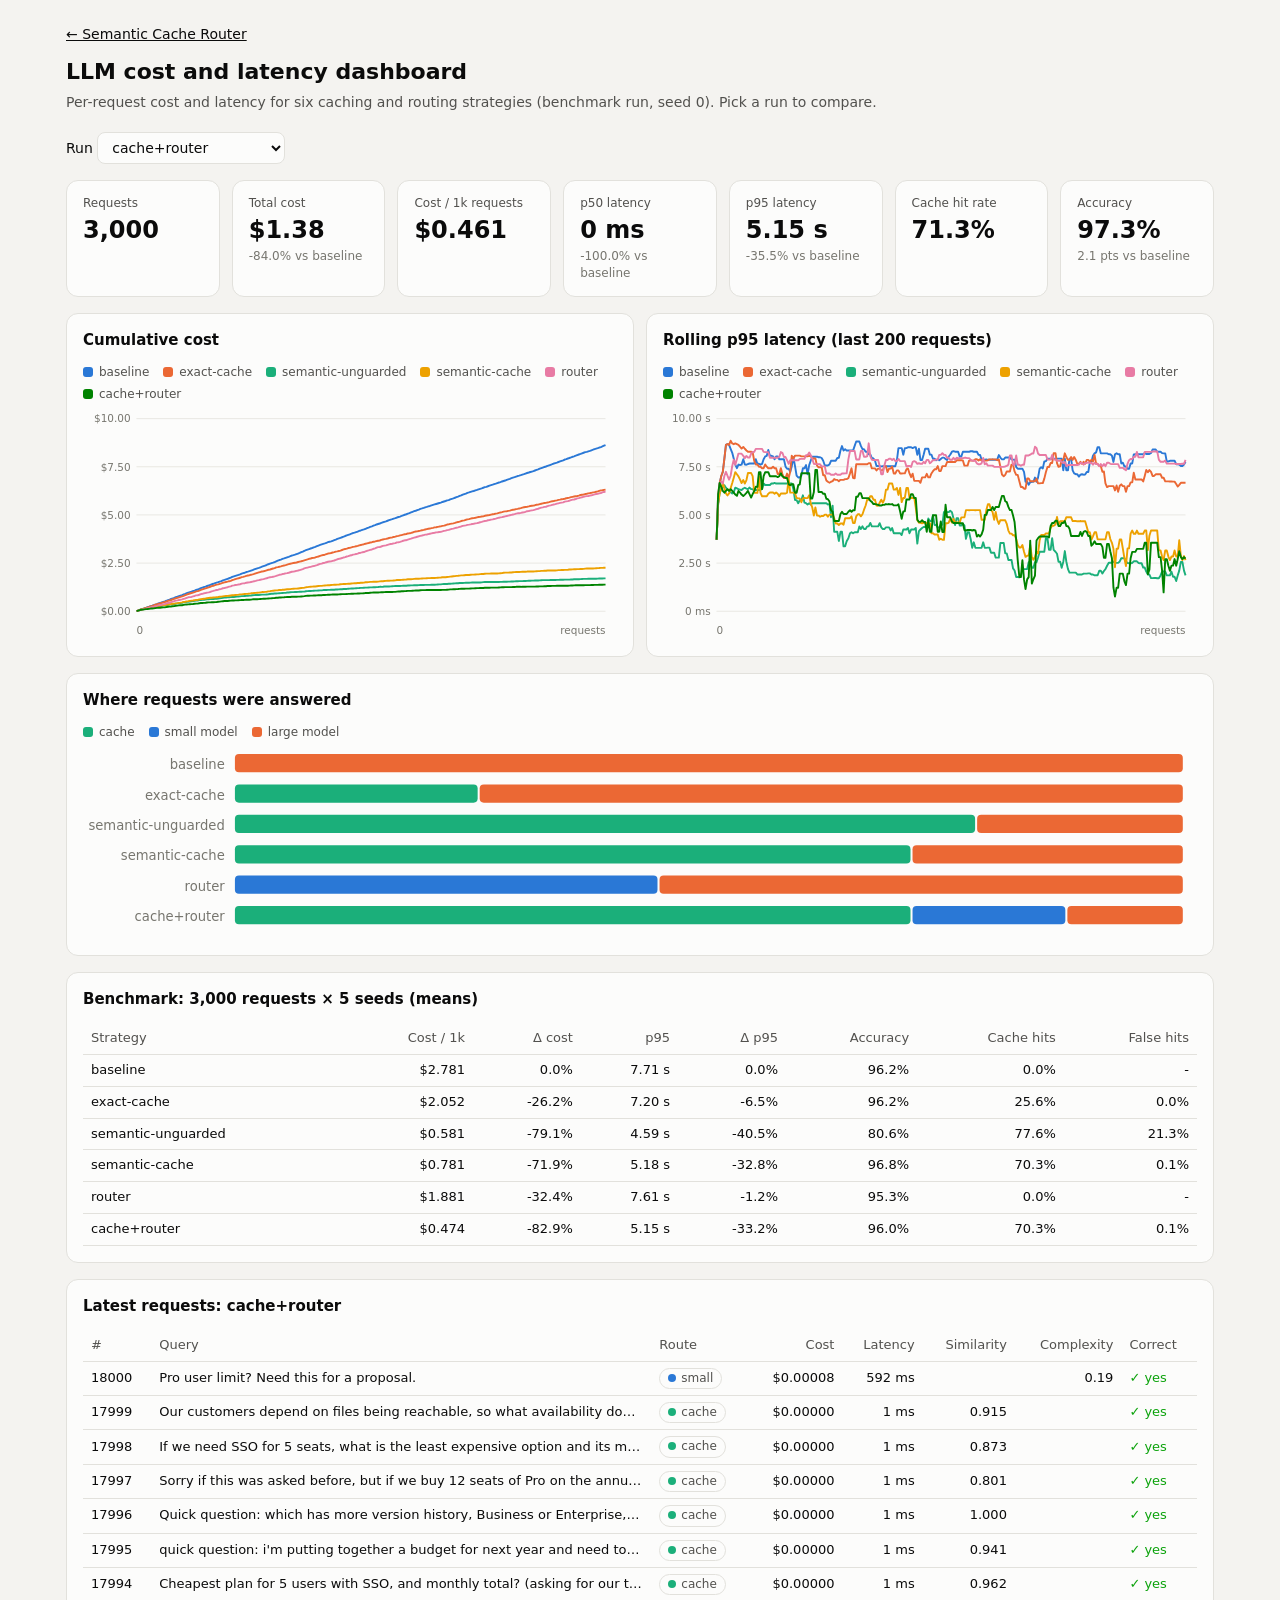
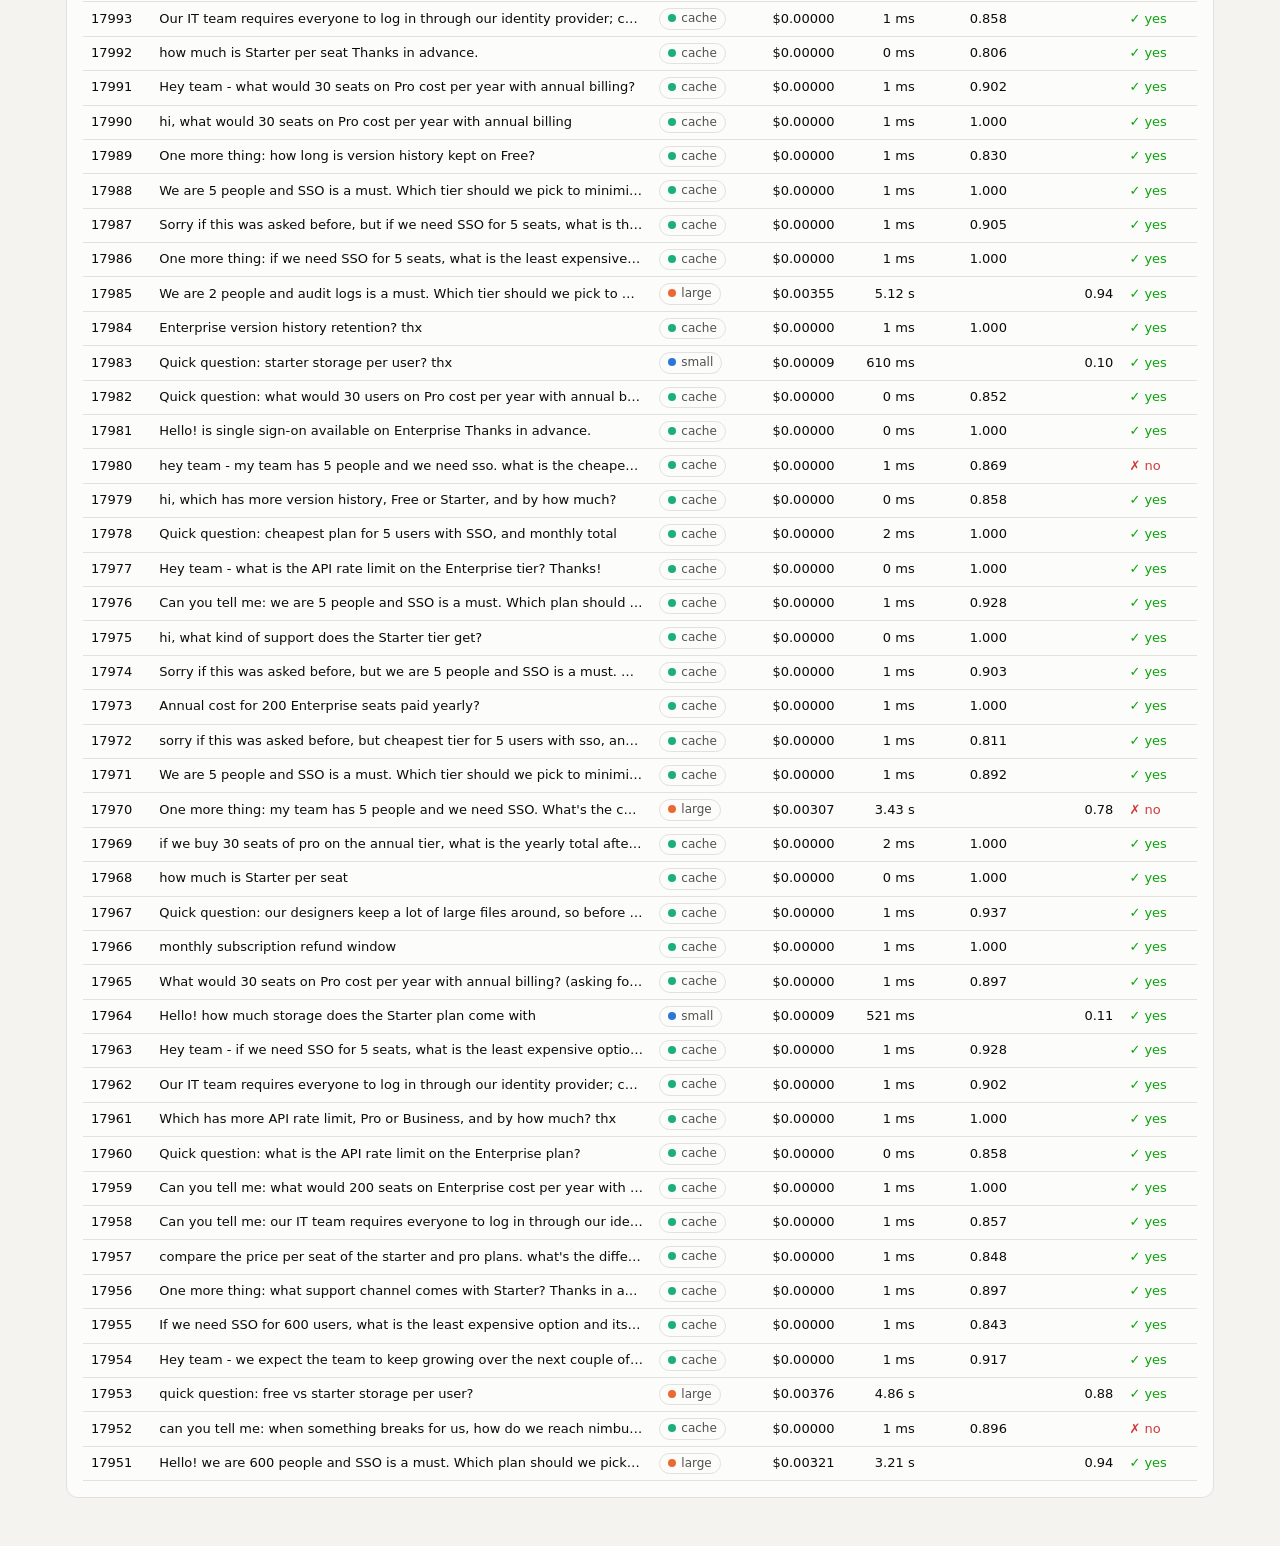
<file: site/dashboard.html>
<!doctype html>
<html lang="en">
<head>
<meta charset="utf-8">
<meta name="viewport" content="width=device-width, initial-scale=1">
<title>LLM Cost &amp; Latency Dashboard | Semantic Cache Router</title><meta name="description" content="Interactive per-request dashboard: cumulative LLM cost, rolling p95 latency and route mix for six semantic caching and model routing strategies."><meta name="keywords" content="LLM cost dashboard, p95 latency, semantic cache, LLM routing"><link rel="canonical" href="https://semantic-cache-router.vercel.app/dashboard"><meta property="og:title" content="LLM Cost &amp; Latency Dashboard | Semantic Cache Router"><meta property="og:description" content="Interactive per-request dashboard: cumulative LLM cost, rolling p95 latency and route mix for six semantic caching and model routing strategies."><meta property="og:url" content="https://semantic-cache-router.vercel.app/dashboard"><meta property="og:image" content="https://semantic-cache-router.vercel.app/og.png"><meta name="twitter:card" content="summary_large_image"><link rel="icon" href="/favicon.svg" type="image/svg+xml">
<style>
:root {
  color-scheme: light;
  --surface-0: #f4f3f0; --surface-1: #fcfcfb; --border: #e2e1dc;
  --text-primary: #0b0b0b; --text-secondary: #52514e; --text-muted: #77766f;
  --grid: #e8e7e2;
  --s1: #2a78d6; --s2: #eb6834; --s3: #1baf7a; --s4: #eda100; --s5: #e87ba4; --s6: #008300;
  --good: #0ca30c; --critical: #d03b3b;
}
@media (prefers-color-scheme: dark) {
  :root:not([data-theme="light"]) {
    color-scheme: dark;
    --surface-0: #111110; --surface-1: #1a1a19; --border: #2e2e2b;
    --text-primary: #f0efec; --text-secondary: #c3c2b7; --text-muted: #94938a;
    --grid: #2a2a27;
    --s1: #3987e5; --s2: #d95926; --s3: #199e70; --s4: #c98500; --s5: #d55181; --s6: #008300;
  }
}
:root[data-theme="dark"] {
  color-scheme: dark;
  --surface-0: #111110; --surface-1: #1a1a19; --border: #2e2e2b;
  --text-primary: #f0efec; --text-secondary: #c3c2b7; --text-muted: #94938a;
  --grid: #2a2a27;
  --s1: #3987e5; --s2: #d95926; --s3: #199e70; --s4: #c98500; --s5: #d55181; --s6: #008300;
}
* { box-sizing: border-box; }
body { margin: 0; background: var(--surface-0); color: var(--text-primary);
  font: 14px/1.45 system-ui, -apple-system, "Segoe UI", sans-serif; }
main { max-width: 1180px; margin: 0 auto; padding: 24px 16px 48px; }
h1 { font-size: 22px; margin: 0 0 4px; }
h2 { font-size: 15px; margin: 0 0 12px; }
.sub { color: var(--text-secondary); margin: 0 0 20px; }
.controls { display: flex; gap: 12px; align-items: center; flex-wrap: wrap; margin-bottom: 16px; }
select { font: inherit; padding: 6px 10px; border-radius: 8px; border: 1px solid var(--border);
  background: var(--surface-1); color: var(--text-primary); }
.tiles { display: grid; grid-template-columns: repeat(auto-fit, minmax(150px, 1fr)); gap: 12px;
  margin-bottom: 16px; }
.tile, .card { background: var(--surface-1); border: 1px solid var(--border); border-radius: 12px; }
.tile { padding: 14px 16px; }
.tile .label { color: var(--text-secondary); font-size: 12px; }
.tile .value { font-size: 24px; font-weight: 600; font-variant-numeric: tabular-nums; }
.tile .delta { font-size: 12px; color: var(--text-muted); }
.grid2 { display: grid; grid-template-columns: repeat(auto-fit, minmax(340px, 1fr)); gap: 12px;
  margin-bottom: 16px; }
.card { padding: 16px; min-width: 0; }
.legend { display: flex; flex-wrap: wrap; gap: 4px 14px; font-size: 12px;
  color: var(--text-secondary); margin-bottom: 8px; }
.legend span::before { content: ""; display: inline-block; width: 10px; height: 10px;
  border-radius: 3px; margin-right: 6px; background: var(--c); vertical-align: -1px; }
svg { display: block; width: 100%; height: auto; overflow: visible; }
svg text { fill: var(--text-muted); font-size: 11px; }
.tip { position: fixed; pointer-events: none; background: var(--surface-1);
  border: 1px solid var(--border); border-radius: 8px; padding: 8px 10px; font-size: 12px;
  box-shadow: 0 4px 16px rgba(0,0,0,.12); display: none; z-index: 10; }
.table-wrap { overflow-x: auto; }
table { width: 100%; border-collapse: collapse; font-size: 13px; font-variant-numeric: tabular-nums; }
th, td { text-align: left; padding: 6px 8px; border-bottom: 1px solid var(--border); }
th { color: var(--text-secondary); font-weight: 500; }
td.num, th.num { text-align: right; white-space: nowrap; }
td.q { max-width: 420px; overflow: hidden; text-overflow: ellipsis; white-space: nowrap; }
.pill { display: inline-block; padding: 1px 8px; border-radius: 999px; font-size: 12px;
  border: 1px solid var(--border); color: var(--text-secondary); }
.pill::before { content: ""; display: inline-block; width: 8px; height: 8px; border-radius: 50%;
  margin-right: 5px; background: var(--c); }
.ok { color: var(--good); } .bad { color: var(--critical); }
.empty { color: var(--text-secondary); padding: 40px 0; text-align: center; }
</style>
</head>
<body>
<main>
  <p style="margin:0 0 12px"><a href="/" style="color:inherit">← Semantic Cache Router</a></p>
  <h1>LLM cost and latency dashboard</h1>
  <p class="sub">Per-request cost and latency for six caching and routing strategies (benchmark run, seed 0). Pick a run to compare.</p>
  <div id="app"></div>
</main>
<div class="tip" id="tip"></div>
<script>
const DATA = {"runs": [{"name": "baseline", "summary": {"requests": 3000, "total_cost_usd": 8.62698026, "cost_per_1k_requests_usd": 2.8756600866666666, "p50_latency_ms": 3112.783200328451, "p95_latency_ms": 7983.092606980289, "p99_latency_ms": 10420.175511775326, "mean_latency_ms": 3703.055178938179, "cache_hit_rate": 0.0, "accuracy": 0.952, "by_route": {"large": {"requests": 3000, "cost_usd": 8.626980259999996, "share": 1.0, "p50_latency_ms": 3112.783200328451, "p95_latency_ms": 7983.092606980289}}}, "cum_cost": [[1, 0.00310832], [11, 0.033561379999999995], [21, 0.06275271999999998], [31, 0.09855105999999998], [41, 0.12247163999999998], [51, 0.15293194], [61, 0.17594880000000002], [71, 0.20583674], [81, 0.23282918000000002], [91, 0.26194502000000003], [101, 0.2881687], [111, 0.31661871999999996], [121, 0.34588224000000006], [131, 0.3718065000000001], [141, 0.40384212], [151, 0.4269377], [161, 0.45643132], [172, 0.49096361999999993], [182, 0.5140824999999999], [192, 0.54392458], [202, 0.57841054], [212, 0.6037397999999999], [222, 0.6368068199999999], [232, 0.6656468799999997], [242, 0.6940399599999999], [252, 0.7260031599999999], [262, 0.7539875599999999], [272, 0.7843375799999998], [282, 0.8121248199999999], [292, 0.8431697599999998], [302, 0.8755076999999996], [312, 0.9064594999999996], [322, 0.9398507399999996], [332, 0.9708417199999997], [342, 0.9933485999999997], [352, 1.0164821799999997], [362, 1.0473336199999996], [372, 1.0762548999999992], [382, 1.106274879999999], [392, 1.1306743399999994], [402, 1.1604111199999994], [412, 1.1992505999999994], [422, 1.2296545599999995], [432, 1.2582515799999994], [442, 1.2809529399999995], [452, 1.3121634399999995], [462, 1.3381270799999991], [472, 1.3661365199999993], [482, 1.4014690399999994], [492, 1.4267987399999993], [503, 1.4598056999999993], [513, 1.4873229399999996], [523, 1.51047966], [533, 1.5408704599999994], [543, 1.5665990599999993], [553, 1.5971881799999994], [563, 1.6247713999999995], [573, 1.6534468599999994], [583, 1.6822543599999993], [593, 1.7137546999999993], [603, 1.7438064399999993], [613, 1.7842362399999991], [623, 1.8095207599999992], [633, 1.838141799999999], [643, 1.860625339999999], [653, 1.8876660599999993], [663, 1.9137080599999994], [673, 1.9498992799999992], [683, 1.9736065599999995], [693, 1.9994644199999994], [703, 2.0325101399999994], [713, 2.0528395199999996], [723, 2.0780712999999995], [733, 2.108867019999999], [743, 2.137928799999999], [753, 2.166246959999999], [763, 2.197508439999999], [773, 2.2281850199999993], [783, 2.2541314799999994], [793, 2.28210434], [803, 2.3133046800000012], [813, 2.3405418000000013], [823, 2.371331940000001], [833, 2.403430800000001], [844, 2.4426844800000014], [854, 2.4696469600000013], [864, 2.4946560400000015], [874, 2.5205408600000005], [884, 2.552666100000001], [894, 2.589444580000001], [904, 2.6233884200000017], [914, 2.656320280000002], [924, 2.6848566400000013], [934, 2.7182274600000023], [944, 2.7444844400000035], [954, 2.772937860000003], [964, 2.801894120000003], [974, 2.8280637200000034], [984, 2.858883980000004], [994, 2.8904276800000033], [1004, 2.9129555600000034], [1014, 2.938047920000004], [1024, 2.9657621400000043], [1034, 2.992993560000005], [1044, 3.025677100000005], [1054, 3.062463780000005], [1064, 3.0977238600000057], [1074, 3.1362538600000063], [1084, 3.169209920000007], [1094, 3.1986806800000065], [1104, 3.2285858800000065], [1114, 3.2555414800000064], [1124, 3.2838509000000067], [1134, 3.3096361400000065], [1144, 3.343678320000006], [1154, 3.3757870200000064], [1164, 3.4059021400000056], [1175, 3.4395524400000057], [1185, 3.4692476000000054], [1195, 3.499743440000006], [1205, 3.5253669400000063], [1215, 3.553084760000006], [1225, 3.5846348000000066], [1235, 3.6072576600000064], [1245, 3.630776180000007], [1255, 3.6580684400000076], [1265, 3.6863784400000075], [1275, 3.719040880000008], [1285, 3.7530561800000077], [1295, 3.782817460000008], [1305, 3.809407900000009], [1315, 3.8403059800000086], [1325, 3.873013100000009], [1335, 3.905299900000009], [1345, 3.9367361600000095], [1355, 3.9642178000000095], [1365, 3.996998980000009], [1375, 4.02377510000001], [1385, 4.057076200000009], [1395, 4.080678500000008], [1405, 4.10774228000001], [1415, 4.1365255800000105], [1425, 4.16895664000001], [1435, 4.19328218000001], [1445, 4.22295688000001], [1455, 4.24960700000001], [1465, 4.2844343600000085], [1475, 4.315753420000009], [1485, 4.3486067800000106], [1495, 4.381250780000011], [1506, 4.40822972000001], [1516, 4.44259932000001], [1526, 4.47174868000001], [1536, 4.50357292000001], [1546, 4.530984260000008], [1556, 4.555138800000008], [1566, 4.58921088000001], [1576, 4.61883450000001], [1586, 4.64465076000001], [1596, 4.667660780000012], [1606, 4.696574020000012], [1616, 4.726491920000012], [1626, 4.756570180000012], [1636, 4.782967400000013], [1646, 4.810640560000012], [1656, 4.831791060000013], [1666, 4.866940620000014], [1676, 4.889561140000012], [1686, 4.917102480000011], [1696, 4.94723886000001], [1706, 4.97869814000001], [1716, 5.010254060000011], [1726, 5.032395800000011], [1736, 5.064783040000012], [1746, 5.096218240000012], [1756, 5.126672220000012], [1766, 5.161020760000014], [1776, 5.193140220000013], [1786, 5.218809380000013], [1796, 5.2497227400000135], [1806, 5.277759420000013], [1816, 5.309809640000013], [1826, 5.337021180000013], [1837, 5.367716140000014], [1847, 5.394126580000014], [1857, 5.416370420000013], [1867, 5.440378020000013], [1877, 5.466086740000013], [1887, 5.495244840000012], [1897, 5.519650960000012], [1907, 5.544602780000012], [1917, 5.570901280000012], [1927, 5.593479780000012], [1937, 5.619202420000011], [1947, 5.645627860000011], [1957, 5.6709850200000105], [1967, 5.698040300000011], [1977, 5.72291958000001], [1987, 5.75422850000001], [1997, 5.773476920000009], [2007, 5.806360980000008], [2017, 5.836220780000008], [2027, 5.860270060000007], [2037, 5.890063740000007], [2047, 5.920091660000007], [2057, 5.949126280000006], [2067, 5.986434740000006], [2077, 6.017015300000008], [2087, 6.054801660000008], [2097, 6.081760520000008], [2107, 6.109646980000009], [2117, 6.146142540000009], [2127, 6.168432420000007], [2137, 6.196749620000008], [2147, 6.223172120000007], [2157, 6.243990160000007], [2168, 6.271315700000009], [2178, 6.29949230000001], [2188, 6.326724040000009], [2198, 6.354685540000009], [2208, 6.381239000000009], [2218, 6.4108768000000085], [2228, 6.442309240000008], [2238, 6.4627095800000065], [2248, 6.491233080000007], [2258, 6.519040860000006], [2268, 6.545864320000006], [2278, 6.570739080000004], [2288, 6.597163920000005], [2298, 6.625885140000005], [2308, 6.655826880000004], [2318, 6.682911760000002], [2328, 6.7084515200000014], [2338, 6.7355943000000025], [2348, 6.760873100000001], [2358, 6.789500420000001], [2368, 6.82055064], [2378, 6.84452182], [2388, 6.8736204], [2398, 6.905841420000001], [2408, 6.933694040000002], [2418, 6.957944080000001], [2428, 6.990529240000001], [2438, 7.018537380000001], [2448, 7.0396698], [2458, 7.0646245], [2468, 7.092927400000001], [2478, 7.11973346], [2488, 7.147226959999999], [2498, 7.179079339999999], [2509, 7.205090439999998], [2519, 7.228840779999997], [2529, 7.2517849599999975], [2539, 7.276910579999998], [2549, 7.305693419999997], [2559, 7.338382339999997], [2569, 7.365998339999996], [2579, 7.4000536799999965], [2589, 7.429098619999997], [2599, 7.458264719999995], [2609, 7.4879357999999945], [2619, 7.512845799999996], [2629, 7.545591239999995], [2639, 7.576680479999996], [2649, 7.605586699999996], [2659, 7.635147619999997], [2669, 7.666640439999998], [2679, 7.692802179999998], [2689, 7.720240979999997], [2699, 7.7495967799999965], [2709, 7.778163459999996], [2719, 7.808020519999997], [2729, 7.8375562999999975], [2739, 7.877653299999997], [2749, 7.903392219999999], [2759, 7.928266859999998], [2769, 7.954752539999998], [2779, 7.987429619999999], [2789, 8.018294599999995], [2799, 8.045149479999996], [2809, 8.076242399999996], [2819, 8.107077739999998], [2829, 8.13784762], [2840, 8.168878099999999], [2850, 8.198120059999997], [2860, 8.230143639999996], [2870, 8.255860279999997], [2880, 8.278640199999995], [2890, 8.301729079999996], [2900, 8.326930499999996], [2910, 8.354769159999996], [2920, 8.384277579999996], [2930, 8.418980099999995], [2940, 8.447592059999995], [2950, 8.469612859999994], [2960, 8.499719939999995], [2970, 8.524384419999999], [2980, 8.56163412], [2990, 8.597611339999998], [3000, 8.626980259999996]], "rolling_p95": [[1, 3712.401419894063], [11, 5599.016020590376], [21, 6629.728215336537], [31, 7020.036491105624], [41, 7238.797051159748], [51, 7936.824591654262], [61, 8634.852132148775], [71, 8673.06841781809], [81, 8634.852132148775], [91, 8432.14703053267], [101, 8229.441928916565], [111, 7920.488437467292], [121, 7611.534946018019], [131, 7427.582810319258], [141, 7611.534946018019], [151, 7591.848128237771], [161, 7611.534946018019], [172, 7889.593088322357], [182, 7611.428981977508], [192, 7610.369341572399], [202, 7642.430295162935], [212, 7668.579513564418], [222, 7668.579513564418], [232, 7668.579513564418], [242, 7668.579513564418], [252, 7890.476440962552], [262, 7651.241243475753], [272, 7651.241243475753], [282, 7610.897903901022], [292, 7651.241243475753], [302, 7890.476440962552], [312, 8039.5104712191205], [322, 8070.725671982742], [332, 8378.159724560923], [342, 8070.725671982742], [352, 8070.725671982742], [362, 8039.5104712191205], [372, 7890.476440962552], [382, 8039.5104712191205], [392, 8039.5104712191205], [402, 7890.476440962552], [412, 7890.476440962552], [422, 7890.476440962552], [432, 7890.476440962552], [442, 7511.888724481954], [452, 7401.887179293041], [462, 7401.887179293041], [472, 7234.61985756295], [482, 7519.884122324963], [492, 7996.014113200492], [503, 7517.433050177444], [513, 7042.12164494848], [523, 6947.1577122553945], [533, 6947.1577122553945], [543, 7042.12164494848], [553, 7426.946652497008], [563, 7426.946652497008], [573, 7588.017095973934], [583, 7107.85423271314], [593, 7586.125317817731], [603, 7810.663116937853], [613, 8026.109201941712], [623, 8026.109201941712], [633, 8026.109201941712], [643, 8026.109201941712], [653, 7995.146993091984], [663, 7995.146993091984], [673, 7957.619256085104], [683, 7810.663116937853], [693, 7568.943367179168], [703, 7568.943367179168], [713, 7568.943367179168], [723, 7621.635449428129], [733, 7810.663116937853], [743, 7810.663116937853], [753, 7810.663116937853], [763, 7810.663116937853], [773, 7956.09871015697], [783, 7972.21885906527], [793, 8348.29856554459], [803, 8574.667362930988], [813, 8348.29856554459], [823, 8415.506942074044], [833, 8340.06702587786], [844, 8340.06702587786], [854, 8340.06702587786], [864, 8340.06702587786], [874, 8340.06702587786], [884, 8583.854208709192], [894, 8812.03606140497], [904, 8812.03606140497], [914, 8812.03606140497], [924, 8585.023815027918], [934, 8415.506942074044], [944, 8415.506942074044], [954, 8280.508506315813], [964, 8280.508506315813], [974, 8143.949616259082], [984, 8143.949616259082], [994, 7955.240262703966], [1004, 7932.925501580236], [1014, 7821.796004131992], [1024, 7543.602544493533], [1034, 7543.602544493533], [1044, 7523.3662018814575], [1054, 7520.611842031915], [1064, 7523.3662018814575], [1074, 7530.468972552118], [1084, 7530.468972552118], [1094, 7523.3662018814575], [1104, 7526.725767915729], [1114, 7526.725767915729], [1124, 7526.725767915729], [1134, 7526.725767915729], [1144, 7527.762512423191], [1154, 7840.572630348882], [1164, 8472.425819655367], [1175, 8472.425819655367], [1185, 8472.425819655367], [1195, 8127.177685753542], [1205, 8472.425819655367], [1215, 8472.425819655367], [1225, 8515.954615548], [1235, 8515.954615548], [1245, 8515.954615548], [1255, 8472.425819655367], [1265, 8515.954615548], [1275, 8515.954615548], [1285, 8125.319287362984], [1295, 8437.116250234745], [1305, 7851.709840463226], [1315, 7851.709840463226], [1325, 8131.165038895538], [1335, 8433.383101035672], [1345, 8433.383101035672], [1355, 8433.383101035672], [1365, 8131.165038895538], [1375, 8131.165038895538], [1385, 7914.967511734429], [1395, 7914.967511734429], [1405, 7842.46610177678], [1415, 7909.913248364067], [1425, 7842.46610177678], [1435, 7907.887566073264], [1445, 7975.701745978216], [1455, 7975.701745978216], [1465, 7907.887566073264], [1475, 7850.335114202254], [1485, 8019.243972873845], [1495, 8124.722124051555], [1506, 8281.566593785275], [1516, 8310.60856344051], [1526, 8281.566593785275], [1536, 8281.566593785275], [1546, 8281.566593785275], [1556, 8027.498944965091], [1566, 8027.498944965091], [1576, 8281.566593785275], [1586, 8281.566593785275], [1596, 8281.566593785275], [1606, 8281.566593785275], [1616, 8281.566593785275], [1626, 8308.929973638156], [1636, 8308.929973638156], [1646, 8281.566593785275], [1656, 8281.566593785275], [1666, 8281.566593785275], [1676, 8118.563016309856], [1686, 8118.563016309856], [1696, 7867.294243885002], [1706, 7867.294243885002], [1716, 7867.294243885002], [1726, 7877.536588918141], [1736, 7862.156775778858], [1746, 7862.156775778858], [1756, 7862.156775778858], [1766, 7877.536588918141], [1776, 7862.156775778858], [1786, 7860.3743165777205], [1796, 7877.536588918141], [1806, 8110.163678180861], [1816, 7982.010441595948], [1826, 7883.862552224676], [1837, 7883.862552224676], [1847, 7982.010441595948], [1857, 7982.010441595948], [1867, 7982.010441595948], [1877, 7982.010441595948], [1887, 7883.862552224676], [1897, 7872.732066249184], [1907, 7872.732066249184], [1917, 7485.319615002515], [1927, 7401.27965480249], [1937, 7401.27965480249], [1947, 7401.27965480249], [1957, 7401.27965480249], [1967, 7232.400168629765], [1977, 6722.821591350956], [1987, 6722.821591350956], [1997, 6568.442441043557], [2007, 6697.626758583349], [2017, 6722.821591350956], [2027, 6722.821591350956], [2037, 6939.647052924378], [2047, 6722.821591350956], [2057, 6939.647052924378], [2067, 7399.917435074363], [2077, 7480.714902943099], [2087, 7415.685328583861], [2097, 7781.024025373674], [2107, 7781.024025373674], [2117, 7919.563571734591], [2127, 7919.563571734591], [2137, 7919.563571734591], [2147, 7919.563571734591], [2157, 7919.563571734591], [2168, 7924.465431205172], [2178, 7924.465431205172], [2188, 7924.465431205172], [2198, 7924.465431205172], [2208, 7922.62020859236], [2218, 7315.324721765138], [2228, 7921.886141519654], [2238, 7315.324721765138], [2248, 7315.324721765138], [2258, 7921.886141519654], [2268, 7921.886141519654], [2278, 7315.324721765138], [2288, 7151.7068764000205], [2298, 7115.938092253199], [2308, 7115.938092253199], [2318, 6990.798088322375], [2328, 7089.311745488671], [2338, 7115.938092253199], [2348, 7089.311745488671], [2358, 7095.120048950628], [2368, 7229.93365017605], [2378, 7229.93365017605], [2388, 7724.544706470666], [2398, 7742.282778177241], [2408, 8075.949258654403], [2418, 8197.379984135203], [2428, 8248.135519093226], [2438, 8519.833991400574], [2448, 8519.833991400574], [2458, 8197.379984135203], [2468, 8197.379984135203], [2478, 8197.379984135203], [2488, 8197.379984135203], [2498, 8197.379984135203], [2509, 8150.279587719632], [2519, 8150.279587719632], [2529, 8073.574764108201], [2539, 7751.285023333477], [2549, 8150.279587719632], [2559, 8197.379984135203], [2569, 8150.279587719632], [2579, 8150.279587719632], [2589, 7675.660321491492], [2599, 7715.29010264365], [2609, 7513.4434338908195], [2619, 7513.4434338908195], [2629, 7399.576904964079], [2639, 7399.576904964079], [2649, 7672.656088454176], [2659, 7672.656088454176], [2669, 8138.8274235436365], [2679, 8148.278364282963], [2689, 8148.278364282963], [2699, 8148.278364282963], [2709, 8148.278364282963], [2719, 8148.278364282963], [2729, 8148.278364282963], [2739, 8220.09005928932], [2749, 8165.029405999666], [2759, 8165.029405999666], [2769, 8165.029405999666], [2779, 8211.724207380625], [2789, 8397.537350782319], [2799, 8397.537350782319], [2809, 8397.537350782319], [2819, 8283.299022758209], [2829, 8283.299022758209], [2840, 8283.299022758209], [2850, 8206.151971795605], [2860, 8196.359261037007], [2870, 8196.359261037007], [2880, 7775.263374223223], [2890, 7775.263374223223], [2900, 7810.940836591911], [2910, 7810.940836591911], [2920, 7810.940836591911], [2930, 7810.940836591911], [2940, 7632.4796779359685], [2950, 7632.4796779359685], [2960, 7620.252196274192], [2970, 7544.431171936803], [2980, 7544.431171936803], [2990, 7620.252196274192], [3000, 7760.735731387766]], "routes": {"large": 3000}, "recent": [{"id": 3000, "query": "Pro user limit? Need this for a proposal.", "route": "large", "cost_usd": 0.0019982000000000003, "latency_ms": 2418.8424859570123, "similarity": null, "complexity": null, "correct": 1}, {"id": 2999, "query": "Our customers depend on files being reachable, so what availability does Nimbus commit to contractually on the Free tier", "route": "large", "cost_usd": 0.0017886, "latency_ms": 2093.3729666285435, "similarity": null, "complexity": null, "correct": 1}, {"id": 2998, "query": "If we need SSO for 5 seats, what is the least expensive option and its monthly bill? thx", "route": "large", "cost_usd": 0.00437444, "latency_ms": 11819.661156004277, "similarity": null, "complexity": null, "correct": 1}, {"id": 2997, "query": "Sorry if this was asked before, but if we buy 12 seats of Pro on the annual plan, what is the yearly total after the discount? (asking for our team)", "route": "large", "cost_usd": 0.00361874, "latency_ms": 5088.812457098481, "similarity": null, "complexity": null, "correct": 1}, {"id": 2996, "query": "Quick question: which has more version history, Business or Enterprise, and by how much?", "route": "large", "cost_usd": 0.00246344, "latency_ms": 2376.8500289367084, "similarity": null, "complexity": null, "correct": 1}, {"id": 2995, "query": "quick question: i'm putting together a budget for next year and need to know what nimbus charges per user per month on the pro tier. need this for a proposal.", "route": "large", "cost_usd": 0.0020558, "latency_ms": 1491.023378080777, "similarity": null, "complexity": null, "correct": 1}, {"id": 2994, "query": "Cheapest plan for 5 users with SSO, and monthly total? (asking for our team)", "route": "large", "cost_usd": 0.00486038, "latency_ms": 7900.192300213948, "similarity": null, "complexity": null, "correct": 1}, {"id": 2993, "query": "Our IT team requires everyone to log in through our identity provider; can we set up single sign-on on the Enterprise plan? Thanks in advance.", "route": "large", "cost_usd": 0.00234672, "latency_ms": 2651.4891187932517, "similarity": null, "complexity": null, "correct": 1}, {"id": 2992, "query": "how much is Starter per seat Thanks in advance.", "route": "large", "cost_usd": 0.0018242400000000002, "latency_ms": 1653.6142616467257, "similarity": null, "complexity": null, "correct": 1}, {"id": 2991, "query": "Hey team - what would 30 seats on Pro cost per year with annual billing?", "route": "large", "cost_usd": 0.0040383599999999995, "latency_ms": 9505.064574508873, "similarity": null, "complexity": null, "correct": 1}, {"id": 2990, "query": "hi, what would 30 seats on Pro cost per year with annual billing", "route": "large", "cost_usd": 0.00394232, "latency_ms": 6127.21045794895, "similarity": null, "complexity": null, "correct": 1}, {"id": 2989, "query": "One more thing: how long is version history kept on Free?", "route": "large", "cost_usd": 0.00201028, "latency_ms": 1631.6460249140537, "similarity": null, "complexity": null, "correct": 1}, {"id": 2988, "query": "We are 5 people and SSO is a must. Which tier should we pick to minimise price, and how much is that each month?", "route": "large", "cost_usd": 0.0037325600000000002, "latency_ms": 4233.177933648572, "similarity": null, "complexity": null, "correct": 1}, {"id": 2987, "query": "Sorry if this was asked before, but if we need SSO for 5 seats, what is the least expensive option and its monthly bill (asking for our team)", "route": "large", "cost_usd": 0.005388700000000001, "latency_ms": 7759.160119996972, "similarity": null, "complexity": null, "correct": 1}, {"id": 2986, "query": "One more thing: if we need SSO for 5 seats, what is the least expensive option and its monthly bill?", "route": "large", "cost_usd": 0.0044075, "latency_ms": 8251.266254483242, "similarity": null, "complexity": null, "correct": 1}, {"id": 2985, "query": "We are 2 people and audit logs is a must. Which tier should we pick to minimise price, and how much is that each month? (asking for our team)", "route": "large", "cost_usd": 0.0038497, "latency_ms": 5061.4257343750305, "similarity": null, "complexity": null, "correct": 1}, {"id": 2984, "query": "Enterprise version history retention? thx", "route": "large", "cost_usd": 0.0024272, "latency_ms": 3268.933685734822, "similarity": null, "complexity": null, "correct": 1}, {"id": 2983, "query": "Quick question: starter storage per user? thx", "route": "large", "cost_usd": 0.00174622, "latency_ms": 1775.331670336218, "similarity": null, "complexity": null, "correct": 1}, {"id": 2982, "query": "Quick question: what would 30 users on Pro cost per year with annual billing? thx", "route": "large", "cost_usd": 0.0065074, "latency_ms": 6487.507498258149, "similarity": null, "complexity": null, "correct": 1}, {"id": 2981, "query": "Hello! is single sign-on available on Enterprise Thanks in advance.", "route": "large", "cost_usd": 0.0019653400000000003, "latency_ms": 1686.020641576172, "similarity": null, "complexity": null, "correct": 1}, {"id": 2980, "query": "hey team - my team has 5 people and we need sso. what is the cheapest plan that works and what would it cost per month? thanks in advance.", "route": "large", "cost_usd": 0.00530468, "latency_ms": 8742.936658112634, "similarity": null, "complexity": null, "correct": 1}, {"id": 2979, "query": "hi, which has more version history, Free or Starter, and by how much?", "route": "large", "cost_usd": 0.00374434, "latency_ms": 9058.282083166932, "similarity": null, "complexity": null, "correct": 1}, {"id": 2978, "query": "Quick question: cheapest plan for 5 users with SSO, and monthly total", "route": "large", "cost_usd": 0.00440734, "latency_ms": 6019.961534717029, "similarity": null, "complexity": null, "correct": 1}, {"id": 2977, "query": "Hey team - what is the API rate limit on the Enterprise tier? Thanks!", "route": "large", "cost_usd": 0.00217234, "latency_ms": 1478.5699672466133, "similarity": null, "complexity": null, "correct": 1}, {"id": 2976, "query": "Can you tell me: we are 5 people and SSO is a must. Which plan should we pick to minimise cost, and how much is that each month?", "route": "large", "cost_usd": 0.00467464, "latency_ms": 6113.691992638496, "similarity": null, "complexity": null, "correct": 1}, {"id": 2975, "query": "hi, what kind of support does the Starter tier get?", "route": "large", "cost_usd": 0.0020462600000000003, "latency_ms": 2041.4870375666308, "similarity": null, "complexity": null, "correct": 1}, {"id": 2974, "query": "Sorry if this was asked before, but we are 5 people and SSO is a must. Which plan should we pick to minimise price, and how much is that each month?", "route": "large", "cost_usd": 0.00425474, "latency_ms": 6449.156333176629, "similarity": null, "complexity": null, "correct": 1}, {"id": 2973, "query": "Annual cost for 200 Enterprise seats paid yearly?", "route": "large", "cost_usd": 0.0044522400000000005, "latency_ms": 4297.08716845101, "similarity": null, "complexity": null, "correct": 1}, {"id": 2972, "query": "sorry if this was asked before, but cheapest tier for 5 users with sso, and monthly total? (asking for our team)", "route": "large", "cost_usd": 0.0032825600000000003, "latency_ms": 5162.170855324762, "similarity": null, "complexity": null, "correct": 1}, {"id": 2971, "query": "We are 5 people and SSO is a must. Which tier should we pick to minimise cost, and how much is that each month thx", "route": "large", "cost_usd": 0.00291056, "latency_ms": 4677.773279066681, "similarity": null, "complexity": null, "correct": 1}, {"id": 2970, "query": "One more thing: my team has 5 people and we need SSO. What's the cheapest plan that works and what would it cost per month? Thanks in advance.", "route": "large", "cost_usd": 0.00340272, "latency_ms": 4396.247625025049, "similarity": null, "complexity": null, "correct": 1}, {"id": 2969, "query": "if we buy 30 seats of pro on the annual tier, what is the yearly total after the discount?", "route": "large", "cost_usd": 0.00355844, "latency_ms": 5963.443210189374, "similarity": null, "complexity": null, "correct": 1}, {"id": 2968, "query": "how much is Starter per seat", "route": "large", "cost_usd": 0.00252914, "latency_ms": 2994.2011576594255, "similarity": null, "complexity": null, "correct": 1}, {"id": 2967, "query": "Quick question: our designers keep a lot of large files around, so before we sign up I'd like to confirm how many gigabytes each user gets on the Pro plan. Need this for a proposal.", "route": "large", "cost_usd": 0.0015909000000000001, "latency_ms": 1473.768839914958, "similarity": null, "complexity": null, "correct": 1}, {"id": 2966, "query": "monthly subscription refund window", "route": "large", "cost_usd": 0.00141316, "latency_ms": 2172.6615568239918, "similarity": null, "complexity": null, "correct": 1}, {"id": 2965, "query": "What would 30 seats on Pro cost per year with annual billing? (asking for our team)", "route": "large", "cost_usd": 0.0029224200000000002, "latency_ms": 3918.3282663229306, "similarity": null, "complexity": null, "correct": 1}, {"id": 2964, "query": "Hello! how much storage does the Starter plan come with", "route": "large", "cost_usd": 0.00179428, "latency_ms": 1635.7814134541252, "similarity": null, "complexity": null, "correct": 1}, {"id": 2963, "query": "Hey team - if we need SSO for 5 seats, what is the least expensive option and its monthly bill?", "route": "large", "cost_usd": 0.00235548, "latency_ms": 2911.7105664789124, "similarity": null, "complexity": null, "correct": 1}, {"id": 2962, "query": "Our IT team requires everyone to log in through our identity provider; can we set up single sign-on on the Enterprise plan", "route": "large", "cost_usd": 0.0019896, "latency_ms": 2591.6787418118797, "similarity": null, "complexity": null, "correct": 1}, {"id": 2961, "query": "Which has more API rate limit, Pro or Business, and by how much? thx", "route": "large", "cost_usd": 0.0031083400000000002, "latency_ms": 2942.653181275908, "similarity": null, "complexity": null, "correct": 1}, {"id": 2960, "query": "Quick question: what is the API rate limit on the Enterprise plan?", "route": "large", "cost_usd": 0.0018603200000000002, "latency_ms": 1485.5638638091639, "similarity": null, "complexity": null, "correct": 1}, {"id": 2959, "query": "Can you tell me: what would 200 seats on Enterprise cost per year with annual billing?", "route": "large", "cost_usd": 0.00372944, "latency_ms": 5873.9242915875175, "similarity": null, "complexity": null, "correct": 1}, {"id": 2958, "query": "Can you tell me: our IT team requires everyone to log in through our identity provider; can we set up single sign-on on the Enterprise plan thx", "route": "large", "cost_usd": 0.00204972, "latency_ms": 2393.661661738129, "similarity": null, "complexity": null, "correct": 1}, {"id": 2957, "query": "compare the price per seat of the starter and pro plans. what's the difference? (asking for our team)", "route": "large", "cost_usd": 0.0045365, "latency_ms": 5733.575043518791, "similarity": null, "complexity": null, "correct": 1}, {"id": 2956, "query": "One more thing: what support channel comes with Starter? Thanks in advance.", "route": "large", "cost_usd": 0.0017673799999999998, "latency_ms": 1212.5431335219648, "similarity": null, "complexity": null, "correct": 1}, {"id": 2955, "query": "If we need SSO for 600 users, what is the least expensive option and its monthly bill? Thanks!", "route": "large", "cost_usd": 0.0043054799999999996, "latency_ms": 5431.717134072374, "similarity": null, "complexity": null, "correct": 1}, {"id": 2954, "query": "Hey team - we expect the team to keep growing over the next couple of years, so what's the most users we could have on the Free plan Need this for a proposal.", "route": "large", "cost_usd": 0.0021428, "latency_ms": 1697.495300376506, "similarity": null, "complexity": null, "correct": 1}, {"id": 2953, "query": "quick question: free vs starter storage per user?", "route": "large", "cost_usd": 0.00314424, "latency_ms": 4512.376164351188, "similarity": null, "complexity": null, "correct": 1}, {"id": 2952, "query": "can you tell me: when something breaks for us, how do we reach nimbus support on starter and how fast do they reply thx", "route": "large", "cost_usd": 0.0022475999999999998, "latency_ms": 2711.2685596656866, "similarity": null, "complexity": null, "correct": 1}, {"id": 2951, "query": "Hello! we are 600 people and SSO is a must. Which plan should we pick to minimise cost, and how much is that each month?", "route": "large", "cost_usd": 0.0043235999999999995, "latency_ms": 6813.762731305917, "similarity": null, "complexity": null, "correct": 1}]}, {"name": "exact-cache", "summary": {"requests": 3000, "total_cost_usd": 6.31661126, "cost_per_1k_requests_usd": 2.1055370866666667, "p50_latency_ms": 2038.7305483555563, "p95_latency_ms": 7402.656349379849, "p99_latency_ms": 9589.815837873515, "mean_latency_ms": 2675.8882822704018, "cache_hit_rate": 0.25766666666666665, "accuracy": 0.9533333333333334, "by_route": {"large": {"requests": 2227, "cost_usd": 6.316313000000012, "share": 0.7423333333333333, "p50_latency_ms": 2967.5579384436714, "p95_latency_ms": 7865.219447904715}, "cache": {"requests": 773, "cost_usd": 0.0002982599999999998, "share": 0.25766666666666665, "p50_latency_ms": 0.2554330001203198, "p95_latency_ms": 0.45317459994294035}}}, "cum_cost": [[1, 0.00310832], [11, 0.033561379999999995], [21, 0.06275271999999998], [31, 0.09855105999999998], [41, 0.12247163999999998], [51, 0.15293194], [61, 0.17594880000000002], [71, 0.19641074], [81, 0.22238317999999999], [91, 0.25464302], [101, 0.2792767], [111, 0.3040937199999999], [121, 0.3391922399999999], [131, 0.3633314999999999], [141, 0.3878101199999999], [151, 0.41006869999999984], [161, 0.4259633199999998], [172, 0.4608706199999998], [182, 0.4824714999999997], [192, 0.5024975799999997], [202, 0.5326395399999996], [212, 0.5574887999999995], [222, 0.5848018199999994], [232, 0.6128618799999992], [242, 0.6446599599999993], [252, 0.6732631599999993], [262, 0.6991655599999992], [272, 0.7243585799999992], [282, 0.7453508199999992], [292, 0.7706687599999992], [302, 0.8037566999999991], [312, 0.8369284999999991], [322, 0.8675447399999989], [332, 0.8960757199999988], [342, 0.9197405999999988], [352, 0.9442241799999987], [362, 0.9712086199999989], [372, 0.995350899999999], [382, 1.0287908799999985], [392, 1.0457473399999986], [402, 1.0723911199999983], [412, 1.1070905999999987], [422, 1.1355295599999988], [432, 1.165281579999999], [442, 1.1858619399999986], [452, 1.2166824399999985], [462, 1.2430360799999987], [472, 1.2733105199999986], [482, 1.3032190399999983], [492, 1.3205897399999984], [503, 1.3498856999999984], [513, 1.3791939399999986], [523, 1.3978296599999989], [533, 1.425835459999999], [543, 1.4523620599999987], [553, 1.4783491799999988], [563, 1.4986633999999985], [573, 1.5180688599999987], [583, 1.535149359999999], [593, 1.560232699999999], [603, 1.5802404399999987], [613, 1.6136952399999989], [623, 1.639420759999999], [633, 1.6690017999999993], [643, 1.6926253399999993], [653, 1.7141490599999991], [663, 1.7399660599999989], [673, 1.7745372799999988], [683, 1.788686559999999], [693, 1.8081304199999992], [703, 1.8327971399999994], [713, 1.8567865199999996], [723, 1.8719922999999992], [733, 1.893617019999999], [743, 1.9121517999999993], [753, 1.9378269599999993], [763, 1.9678044399999997], [773, 1.9940530199999997], [783, 2.01792048], [793, 2.04071234], [803, 2.0623366799999996], [813, 2.0750687999999995], [823, 2.0974409399999994], [833, 2.1234707999999993], [844, 2.1510844799999993], [854, 2.167861959999999], [864, 2.193156039999999], [874, 2.215728859999999], [884, 2.2398710999999993], [894, 2.274849579999999], [904, 2.293343419999999], [914, 2.3116442799999986], [924, 2.3269266399999986], [934, 2.357903459999999], [944, 2.3776264399999993], [954, 2.3959518599999994], [964, 2.4193641199999996], [974, 2.443331719999999], [984, 2.463228979999999], [994, 2.4869606799999984], [1004, 2.5062485599999986], [1014, 2.519460919999998], [1024, 2.531479139999998], [1034, 2.5540665599999977], [1044, 2.574447099999998], [1054, 2.591739779999999], [1064, 2.6176548599999987], [1074, 2.6431348599999978], [1084, 2.6669589199999972], [1094, 2.692286679999997], [1104, 2.7209798799999967], [1114, 2.7382874799999968], [1124, 2.760485899999997], [1134, 2.7719581399999966], [1144, 2.790967319999997], [1154, 2.820265019999997], [1164, 2.843159139999996], [1175, 2.8706204399999957], [1185, 2.8969825999999954], [1195, 2.922237439999996], [1205, 2.9379099399999964], [1215, 2.9629907599999967], [1225, 2.9972407999999966], [1235, 3.0068406599999964], [1245, 3.026057179999997], [1255, 3.047454439999996], [1265, 3.067790439999996], [1275, 3.0937718799999963], [1285, 3.1078341799999962], [1295, 3.1290904599999956], [1305, 3.1508448999999956], [1315, 3.1773299799999957], [1325, 3.2056570999999954], [1335, 3.2309688999999944], [1345, 3.253177159999995], [1355, 3.283283799999995], [1365, 3.2971469799999955], [1375, 3.3158260999999953], [1385, 3.340670199999995], [1395, 3.358581499999995], [1405, 3.3771312799999946], [1415, 3.396908579999995], [1425, 3.419325639999995], [1435, 3.441602179999996], [1445, 3.4586948799999964], [1455, 3.481426999999996], [1465, 3.504584359999997], [1475, 3.527146419999997], [1485, 3.5434817799999974], [1495, 3.5688567799999977], [1506, 3.586082719999998], [1516, 3.6107143199999983], [1526, 3.6231236799999973], [1536, 3.6444209199999973], [1546, 3.6586202599999975], [1556, 3.675343799999997], [1566, 3.703136879999998], [1576, 3.7247834999999982], [1586, 3.741533759999998], [1596, 3.759695779999998], [1606, 3.778580019999998], [1616, 3.8039199199999976], [1626, 3.8205221799999975], [1636, 3.833218399999998], [1646, 3.856697559999997], [1656, 3.8717490599999973], [1666, 3.9008056199999976], [1676, 3.9136461399999973], [1686, 3.936003479999998], [1696, 3.956038859999998], [1706, 3.977019139999998], [1716, 3.995219059999998], [1726, 4.0091677999999975], [1736, 4.038693039999997], [1746, 4.047091239999998], [1756, 4.065068219999998], [1766, 4.0909837599999985], [1776, 4.11823422], [1786, 4.137192379999999], [1796, 4.148764739999999], [1806, 4.1673154199999995], [1816, 4.18420064], [1826, 4.202511180000001], [1837, 4.223600140000002], [1847, 4.242747580000002], [1857, 4.264271420000002], [1867, 4.280779020000002], [1877, 4.294217740000001], [1887, 4.310772840000002], [1897, 4.327453960000002], [1907, 4.349198780000002], [1917, 4.3607972800000026], [1927, 4.379133780000004], [1937, 4.394470420000004], [1947, 4.407245860000004], [1957, 4.430473020000004], [1967, 4.447049300000004], [1977, 4.467413580000005], [1987, 4.4978315000000055], [1997, 4.510923920000005], [2007, 4.535194980000005], [2017, 4.550696780000005], [2027, 4.565323060000006], [2037, 4.584865740000006], [2047, 4.614218660000007], [2057, 4.631238280000006], [2067, 4.653264740000005], [2077, 4.680743300000005], [2087, 4.702326660000006], [2097, 4.719448520000005], [2107, 4.748699980000005], [2117, 4.768692540000005], [2127, 4.782411420000006], [2137, 4.8075156200000055], [2147, 4.824578120000004], [2157, 4.836915160000004], [2168, 4.852768700000004], [2178, 4.872431300000004], [2188, 4.889454040000006], [2198, 4.9001625400000055], [2208, 4.916876000000006], [2218, 4.925198800000006], [2228, 4.954258240000006], [2238, 4.969270580000006], [2248, 4.981525080000006], [2258, 4.997032860000007], [2268, 5.012696320000008], [2278, 5.0336770800000075], [2288, 5.051836920000008], [2298, 5.071408140000008], [2308, 5.080961880000007], [2318, 5.104557760000007], [2328, 5.126806520000007], [2338, 5.146530300000007], [2348, 5.174152100000008], [2358, 5.183384420000007], [2368, 5.194631640000006], [2378, 5.209224820000006], [2388, 5.2249014000000065], [2398, 5.245575420000006], [2408, 5.2653040400000055], [2418, 5.282126080000005], [2428, 5.299585240000004], [2438, 5.313472380000004], [2448, 5.335714800000004], [2458, 5.352908500000005], [2468, 5.379219400000004], [2478, 5.396047460000003], [2488, 5.412407960000003], [2498, 5.424250340000003], [2509, 5.447528440000004], [2519, 5.464609780000004], [2529, 5.476867960000005], [2539, 5.487113580000005], [2549, 5.5040614200000055], [2559, 5.5283113400000055], [2569, 5.535026340000006], [2579, 5.559952680000007], [2589, 5.577978620000008], [2599, 5.597877720000009], [2609, 5.61835080000001], [2619, 5.6294248000000096], [2629, 5.65033224000001], [2639, 5.6647654800000105], [2649, 5.68764170000001], [2659, 5.709597620000009], [2669, 5.723651440000009], [2679, 5.74455118000001], [2689, 5.758069980000012], [2699, 5.782007780000011], [2709, 5.798187460000012], [2719, 5.814937520000012], [2729, 5.826326300000012], [2739, 5.843629300000012], [2749, 5.866461220000011], [2759, 5.88075786000001], [2769, 5.89403154000001], [2779, 5.9187496200000105], [2789, 5.93911760000001], [2799, 5.956078480000011], [2809, 5.970797400000012], [2819, 5.986998740000011], [2829, 6.005729620000011], [2840, 6.034207100000013], [2850, 6.047912060000014], [2860, 6.061560640000014], [2870, 6.085588280000014], [2880, 6.0994852000000135], [2890, 6.116946080000013], [2900, 6.135262500000015], [2910, 6.150066160000012], [2920, 6.168315580000011], [2930, 6.18237810000001], [2940, 6.2041170600000095], [2950, 6.220620860000009], [2960, 6.248942940000009], [2970, 6.270265420000008], [2980, 6.279714120000008], [2990, 6.3040993400000085], [3000, 6.31661126000001]], "rolling_p95": [[1, 3712.4500388939896], [11, 5599.058709090378], [21, 6629.743139336507], [31, 7020.415960105733], [41, 7238.935964159748], [51, 7936.852923654318], [61, 8634.769883148887], [71, 8673.029569318065], [81, 8634.769883148887], [91, 8849.327211247588], [101, 8711.289255487243], [111, 8673.029569318065], [121, 8711.289255487243], [131, 8673.029569318065], [141, 8634.769883148887], [151, 8539.773454528487], [161, 8444.777025908088], [172, 8530.273811666446], [182, 8435.630372319732], [192, 8344.163836436193], [202, 8279.620179614283], [212, 8279.620179614283], [222, 8279.620179614283], [232, 8262.298142134954], [242, 7802.612059876596], [252, 7618.226869940342], [262, 7618.226869940342], [272, 7506.133855963244], [282, 7506.133855963244], [292, 7426.890040421607], [302, 7426.890040421607], [312, 7618.226869940342], [322, 7506.133855963244], [332, 7426.890040421607], [342, 7426.890040421607], [352, 7426.890040421607], [362, 7506.133855963244], [372, 7426.890040421607], [382, 7426.890040421607], [392, 7122.114162910892], [402, 7122.114162910892], [412, 7432.345863621957], [422, 7122.114162910892], [432, 6912.1063914005035], [442, 6912.1063914005035], [452, 7147.525768724786], [462, 6912.1063914005035], [472, 7242.378561000565], [482, 8080.042315702623], [492, 7937.743245050699], [503, 8080.042315702623], [513, 8080.042315702623], [523, 8080.042315702623], [533, 8080.042315702623], [543, 8038.268256240136], [553, 8038.268256240136], [563, 8038.268256240136], [573, 8038.268256240136], [583, 8038.268256240136], [593, 8076.163177300338], [603, 8053.099517478536], [613, 7931.732781385381], [623, 7931.732781385381], [633, 7931.732781385381], [643, 7558.150708961991], [653, 7474.810058899627], [663, 7474.810058899627], [673, 7474.810058899627], [683, 7059.108713435815], [693, 7059.108713435815], [703, 6794.453959486062], [713, 6722.782875699692], [723, 6673.727013445502], [733, 6722.782875699692], [743, 6752.793922267154], [753, 6862.348789378562], [763, 6820.5458515927485], [773, 6820.5458515927485], [783, 6750.683750613065], [793, 6820.5458515927485], [803, 6820.5458515927485], [813, 6820.5458515927485], [823, 6862.348789378562], [833, 6862.348789378562], [844, 6907.429759836661], [854, 7160.042691637619], [864, 7422.688491929932], [874, 6920.697418211784], [884, 6905.505682547396], [894, 7626.4836005020825], [904, 7626.4836005020825], [914, 7626.4836005020825], [924, 7626.4836005020825], [934, 7626.4836005020825], [944, 7626.4836005020825], [954, 7626.4836005020825], [964, 7626.4836005020825], [974, 7686.6367897217715], [984, 7686.6367897217715], [994, 7417.745013336851], [1004, 7417.745013336851], [1014, 7417.745013336851], [1024, 7312.276070062149], [1034, 7408.273161951657], [1044, 7408.273161951657], [1054, 7312.276070062149], [1064, 7312.276070062149], [1074, 7527.3267253293025], [1084, 7527.3267253293025], [1094, 7221.435093862683], [1104, 7407.177135149046], [1114, 7407.177135149046], [1124, 7503.639942951581], [1134, 7151.852193293405], [1144, 7151.852193293405], [1154, 7312.846920317082], [1164, 7312.846920317082], [1175, 7151.852193293405], [1185, 7151.852193293405], [1195, 7157.15366253906], [1205, 7157.15366253906], [1215, 7364.650977300953], [1225, 7418.023289992764], [1235, 7154.578722608346], [1245, 6960.898302215894], [1255, 7144.813748651298], [1265, 6768.108318795348], [1275, 6768.108318795348], [1285, 6768.108318795348], [1295, 6768.108318795348], [1305, 6670.306496534565], [1315, 6949.463444914901], [1325, 6949.463444914901], [1335, 6949.463444914901], [1345, 7134.0545763328755], [1355, 6949.463444914901], [1365, 6949.463444914901], [1375, 7152.533535713936], [1385, 7270.409574377975], [1395, 7370.1567113478195], [1405, 7370.1567113478195], [1415, 7534.619910331102], [1425, 7278.490248355557], [1435, 7278.490248355557], [1445, 7534.619910331102], [1455, 7534.619910331102], [1465, 7534.619910331102], [1475, 7746.427163585527], [1485, 7746.427163585527], [1495, 7746.427163585527], [1506, 7746.427163585527], [1516, 7746.427163585527], [1526, 7746.427163585527], [1536, 7838.211971045242], [1546, 7838.211971045242], [1556, 7838.211971045242], [1566, 7838.211971045242], [1576, 7831.55358584268], [1586, 7561.442859737876], [1596, 7561.442859737876], [1606, 7561.442859737876], [1616, 7821.058944283477], [1626, 7821.058944283477], [1636, 7821.058944283477], [1646, 7821.058944283477], [1656, 7891.2795041513455], [1666, 7891.2795041513455], [1676, 7821.058944283477], [1686, 7891.2795041513455], [1696, 7821.058944283477], [1706, 7821.058944283477], [1716, 7821.058944283477], [1726, 7821.058944283477], [1736, 7843.973614479966], [1746, 7884.379119004612], [1756, 7884.379119004612], [1766, 7884.379119004612], [1776, 7884.379119004612], [1786, 7884.379119004612], [1796, 7843.973614479966], [1806, 7881.945873688569], [1816, 7506.5220685005825], [1826, 7099.397798445633], [1837, 7008.669300431825], [1847, 7080.6454131418295], [1857, 7256.598563492883], [1867, 7256.598563492883], [1877, 7256.598563492883], [1887, 7613.053730473578], [1897, 7613.053730473578], [1907, 7256.758409701176], [1917, 7080.6454131418295], [1927, 7080.6454131418295], [1937, 6754.872408558484], [1947, 6452.750569377554], [1957, 6452.750569377554], [1967, 6362.854071115512], [1977, 6362.854071115512], [1987, 6890.275815774859], [1997, 6890.275815774859], [2007, 6748.817633433143], [2017, 6748.817633433143], [2027, 6748.817633433143], [2037, 6748.817633433143], [2047, 6884.321429708232], [2057, 6641.047638109711], [2067, 6641.047638109711], [2077, 6654.647680862976], [2087, 6654.647680862976], [2097, 6884.321429708232], [2107, 7218.577423742275], [2117, 7482.837293160111], [2127, 7482.837293160111], [2137, 7695.362366626896], [2147, 7695.362366626896], [2157, 8207.082327610124], [2168, 8207.082327610124], [2178, 7695.362366626896], [2188, 7498.954641371756], [2198, 7526.187165186936], [2208, 7854.353795766814], [2218, 7854.353795766814], [2228, 8198.600720683038], [2238, 8002.693168354144], [2248, 7854.353795766814], [2258, 7854.353795766814], [2268, 8002.693168354144], [2278, 7854.353795766814], [2288, 8002.693168354144], [2298, 7854.353795766814], [2308, 7655.656807429549], [2318, 7655.656807429549], [2328, 7762.58731546695], [2338, 7655.656807429549], [2348, 7762.58731546695], [2358, 7655.656807429549], [2368, 7854.353795766814], [2378, 7854.353795766814], [2388, 7762.58731546695], [2398, 7860.545090672731], [2408, 7775.9853084294255], [2418, 8120.327771566592], [2428, 7655.656807429549], [2438, 7655.656807429549], [2448, 7541.423322504744], [2458, 7541.423322504744], [2468, 7238.858665154933], [2478, 7250.2646376868925], [2488, 6642.85865941209], [2498, 6446.140414070017], [2509, 6492.998352807246], [2519, 6492.998352807246], [2529, 6492.998352807246], [2539, 6492.998352807246], [2549, 6270.498467943377], [2559, 6528.8099787743395], [2569, 6204.736110539438], [2579, 6516.296769992857], [2589, 6587.960545146188], [2599, 6492.998352807246], [2609, 6492.998352807246], [2619, 6204.736110539438], [2629, 6492.998352807246], [2639, 6492.998352807246], [2649, 6688.22738584408], [2659, 6688.22738584408], [2669, 7197.0855203185365], [2679, 6843.992532206939], [2689, 6843.992532206939], [2699, 6843.992532206939], [2709, 6843.992532206939], [2719, 6843.992532206939], [2729, 6735.286949947671], [2739, 7026.572008866586], [2749, 7332.115107377313], [2759, 7212.381070447441], [2769, 7328.300592085765], [2779, 7234.27766480748], [2789, 7026.572008866586], [2799, 7026.572008866586], [2809, 7108.021380151022], [2819, 7108.021380151022], [2829, 7108.021380151022], [2840, 7108.021380151022], [2850, 6930.642238802774], [2860, 6930.642238802774], [2870, 6740.306089453632], [2880, 6740.306089453632], [2890, 6740.306089453632], [2900, 6731.00085928602], [2910, 6731.00085928602], [2920, 6728.22483877397], [2930, 6728.22483877397], [2940, 6603.005341222215], [2950, 6477.005698617103], [2960, 6562.317658560041], [2970, 6669.04301291482], [2980, 6669.04301291482], [2990, 6669.04301291482], [3000, 6669.04301291482]], "routes": {"large": 2227, "cache": 773}, "recent": [{"id": 6000, "query": "Pro user limit? Need this for a proposal.", "route": "large", "cost_usd": 0.0018632, "latency_ms": 1657.7795351564735, "similarity": null, "complexity": null, "correct": 0}, {"id": 5999, "query": "Our customers depend on files being reachable, so what availability does Nimbus commit to contractually on the Free tier", "route": "large", "cost_usd": 0.0015336, "latency_ms": 2048.9125617106356, "similarity": null, "complexity": null, "correct": 1}, {"id": 5998, "query": "If we need SSO for 5 seats, what is the least expensive option and its monthly bill? thx", "route": "cache", "cost_usd": 4.4e-07, "latency_ms": 0.25003799987644015, "similarity": 1.0, "complexity": null, "correct": 1}, {"id": 5997, "query": "Sorry if this was asked before, but if we buy 12 seats of Pro on the annual plan, what is the yearly total after the discount? (asking for our team)", "route": "large", "cost_usd": 0.00289874, "latency_ms": 6314.893262534183, "similarity": null, "complexity": null, "correct": 0}, {"id": 5996, "query": "Quick question: which has more version history, Business or Enterprise, and by how much?", "route": "cache", "cost_usd": 4.4e-07, "latency_ms": 0.2521030000934843, "similarity": 1.0, "complexity": null, "correct": 1}, {"id": 5995, "query": "quick question: i'm putting together a budget for next year and need to know what nimbus charges per user per month on the pro tier. need this for a proposal.", "route": "large", "cost_usd": 0.0023258, "latency_ms": 1637.522159217395, "similarity": null, "complexity": null, "correct": 1}, {"id": 5994, "query": "Cheapest plan for 5 users with SSO, and monthly total? (asking for our team)", "route": "cache", "cost_usd": 3.8e-07, "latency_ms": 0.2216220000264002, "similarity": 1.0, "complexity": null, "correct": 0}, {"id": 5993, "query": "Our IT team requires everyone to log in through our identity provider; can we set up single sign-on on the Enterprise plan? Thanks in advance.", "route": "cache", "cost_usd": 7.2e-07, "latency_ms": 0.3262939999331138, "similarity": 1.0, "complexity": null, "correct": 1}, {"id": 5992, "query": "how much is Starter per seat Thanks in advance.", "route": "cache", "cost_usd": 2.4e-07, "latency_ms": 0.17301599996244477, "similarity": 1.0, "complexity": null, "correct": 1}, {"id": 5991, "query": "Hey team - what would 30 seats on Pro cost per year with annual billing?", "route": "large", "cost_usd": 0.00388836, "latency_ms": 5373.089606133915, "similarity": null, "complexity": null, "correct": 1}, {"id": 5990, "query": "hi, what would 30 seats on Pro cost per year with annual billing", "route": "large", "cost_usd": 0.0024723199999999996, "latency_ms": 5654.598346370728, "similarity": null, "complexity": null, "correct": 1}, {"id": 5989, "query": "One more thing: how long is version history kept on Free?", "route": "large", "cost_usd": 0.00180028, "latency_ms": 1783.9495030542719, "similarity": null, "complexity": null, "correct": 1}, {"id": 5988, "query": "We are 5 people and SSO is a must. Which tier should we pick to minimise price, and how much is that each month?", "route": "large", "cost_usd": 0.00341756, "latency_ms": 4760.287485150905, "similarity": null, "complexity": null, "correct": 1}, {"id": 5987, "query": "Sorry if this was asked before, but if we need SSO for 5 seats, what is the least expensive option and its monthly bill (asking for our team)", "route": "large", "cost_usd": 0.0030487, "latency_ms": 3943.561982125389, "similarity": null, "complexity": null, "correct": 1}, {"id": 5986, "query": "One more thing: if we need SSO for 5 seats, what is the least expensive option and its monthly bill?", "route": "cache", "cost_usd": 5e-07, "latency_ms": 0.2776119999907678, "similarity": 1.0, "complexity": null, "correct": 1}, {"id": 5985, "query": "We are 2 people and audit logs is a must. Which tier should we pick to minimise price, and how much is that each month? (asking for our team)", "route": "large", "cost_usd": 0.0054097, "latency_ms": 5708.03447468546, "similarity": null, "complexity": null, "correct": 1}, {"id": 5984, "query": "Enterprise version history retention? thx", "route": "large", "cost_usd": 0.0020522, "latency_ms": 1908.3293106598692, "similarity": null, "complexity": null, "correct": 1}, {"id": 5983, "query": "Quick question: starter storage per user? thx", "route": "large", "cost_usd": 0.00162622, "latency_ms": 1966.2246158796495, "similarity": null, "complexity": null, "correct": 1}, {"id": 5982, "query": "Quick question: what would 30 users on Pro cost per year with annual billing? thx", "route": "large", "cost_usd": 0.0027424, "latency_ms": 4126.742054725687, "similarity": null, "complexity": null, "correct": 1}, {"id": 5981, "query": "Hello! is single sign-on available on Enterprise Thanks in advance.", "route": "large", "cost_usd": 0.00181534, "latency_ms": 1672.828598392142, "similarity": null, "complexity": null, "correct": 1}, {"id": 5980, "query": "hey team - my team has 5 people and we need sso. what is the cheapest plan that works and what would it cost per month? thanks in advance.", "route": "cache", "cost_usd": 6.800000000000001e-07, "latency_ms": 0.2770689998214948, "similarity": 1.0, "complexity": null, "correct": 1}, {"id": 5979, "query": "hi, which has more version history, Free or Starter, and by how much?", "route": "cache", "cost_usd": 3.4000000000000003e-07, "latency_ms": 0.23942000007082243, "similarity": 1.0, "complexity": null, "correct": 1}, {"id": 5978, "query": "Quick question: cheapest plan for 5 users with SSO, and monthly total", "route": "cache", "cost_usd": 3.4000000000000003e-07, "latency_ms": 0.24854200000845594, "similarity": 1.0, "complexity": null, "correct": 1}, {"id": 5977, "query": "Hey team - what is the API rate limit on the Enterprise tier? Thanks!", "route": "large", "cost_usd": 0.00188734, "latency_ms": 1042.3599076637033, "similarity": null, "complexity": null, "correct": 1}, {"id": 5976, "query": "Can you tell me: we are 5 people and SSO is a must. Which plan should we pick to minimise cost, and how much is that each month?", "route": "cache", "cost_usd": 6.4e-07, "latency_ms": 0.28069399991181854, "similarity": 1.0, "complexity": null, "correct": 1}, {"id": 5975, "query": "hi, what kind of support does the Starter tier get?", "route": "large", "cost_usd": 0.0021212600000000002, "latency_ms": 2749.2613011606386, "similarity": null, "complexity": null, "correct": 1}, {"id": 5974, "query": "Sorry if this was asked before, but we are 5 people and SSO is a must. Which plan should we pick to minimise price, and how much is that each month?", "route": "large", "cost_usd": 0.00300974, "latency_ms": 5795.8601498191165, "similarity": null, "complexity": null, "correct": 1}, {"id": 5973, "query": "Annual cost for 200 Enterprise seats paid yearly?", "route": "cache", "cost_usd": 2.4e-07, "latency_ms": 0.23935400008667784, "similarity": 1.0, "complexity": null, "correct": 1}, {"id": 5972, "query": "sorry if this was asked before, but cheapest tier for 5 users with sso, and monthly total? (asking for our team)", "route": "large", "cost_usd": 0.00242756, "latency_ms": 4320.608955937764, "similarity": null, "complexity": null, "correct": 1}, {"id": 5971, "query": "We are 5 people and SSO is a must. Which tier should we pick to minimise cost, and how much is that each month thx", "route": "cache", "cost_usd": 5.6e-07, "latency_ms": 0.24968799993985158, "similarity": 1.0, "complexity": null, "correct": 1}, {"id": 5970, "query": "One more thing: my team has 5 people and we need SSO. What's the cheapest plan that works and what would it cost per month? Thanks in advance.", "route": "large", "cost_usd": 0.00322272, "latency_ms": 7939.760843944809, "similarity": null, "complexity": null, "correct": 1}, {"id": 5969, "query": "if we buy 30 seats of pro on the annual tier, what is the yearly total after the discount?", "route": "large", "cost_usd": 0.00345344, "latency_ms": 5311.526117494625, "similarity": null, "complexity": null, "correct": 1}, {"id": 5968, "query": "how much is Starter per seat", "route": "large", "cost_usd": 0.00213914, "latency_ms": 2271.9656035364333, "similarity": null, "complexity": null, "correct": 1}, {"id": 5967, "query": "Quick question: our designers keep a lot of large files around, so before we sign up I'd like to confirm how many gigabytes each user gets on the Pro plan. Need this for a proposal.", "route": "large", "cost_usd": 0.0018909, "latency_ms": 3028.443923427826, "similarity": null, "complexity": null, "correct": 1}, {"id": 5966, "query": "monthly subscription refund window", "route": "cache", "cost_usd": 1.6e-07, "latency_ms": 0.2785049998692557, "similarity": 1.0, "complexity": null, "correct": 1}, {"id": 5965, "query": "What would 30 seats on Pro cost per year with annual billing? (asking for our team)", "route": "large", "cost_usd": 0.0044074200000000004, "latency_ms": 7781.288863708584, "similarity": null, "complexity": null, "correct": 1}, {"id": 5964, "query": "Hello! how much storage does the Starter plan come with", "route": "large", "cost_usd": 0.00194428, "latency_ms": 2103.706548961846, "similarity": null, "complexity": null, "correct": 1}, {"id": 5963, "query": "Hey team - if we need SSO for 5 seats, what is the least expensive option and its monthly bill?", "route": "cache", "cost_usd": 4.8e-07, "latency_ms": 0.370948999943721, "similarity": 1.0, "complexity": null, "correct": 1}, {"id": 5962, "query": "Our IT team requires everyone to log in through our identity provider; can we set up single sign-on on the Enterprise plan", "route": "cache", "cost_usd": 6e-07, "latency_ms": 0.508941000134655, "similarity": 1.0, "complexity": null, "correct": 1}, {"id": 5961, "query": "Which has more API rate limit, Pro or Business, and by how much? thx", "route": "large", "cost_usd": 0.00426334, "latency_ms": 6903.818845896354, "similarity": null, "complexity": null, "correct": 1}, {"id": 5960, "query": "Quick question: what is the API rate limit on the Enterprise plan?", "route": "large", "cost_usd": 0.00211532, "latency_ms": 2759.9761893286136, "similarity": null, "complexity": null, "correct": 1}, {"id": 5959, "query": "Can you tell me: what would 200 seats on Enterprise cost per year with annual billing?", "route": "large", "cost_usd": 0.00441944, "latency_ms": 7056.391541785602, "similarity": null, "complexity": null, "correct": 1}, {"id": 5958, "query": "Can you tell me: our IT team requires everyone to log in through our identity provider; can we set up single sign-on on the Enterprise plan thx", "route": "large", "cost_usd": 0.00179472, "latency_ms": 1022.2338326175322, "similarity": null, "complexity": null, "correct": 1}, {"id": 5957, "query": "compare the price per seat of the starter and pro plans. what's the difference? (asking for our team)", "route": "large", "cost_usd": 0.0049264999999999995, "latency_ms": 5931.909685268673, "similarity": null, "complexity": null, "correct": 0}, {"id": 5956, "query": "One more thing: what support channel comes with Starter? Thanks in advance.", "route": "large", "cost_usd": 0.0019323799999999998, "latency_ms": 1710.0965324986764, "similarity": null, "complexity": null, "correct": 1}, {"id": 5955, "query": "If we need SSO for 600 users, what is the least expensive option and its monthly bill? Thanks!", "route": "large", "cost_usd": 0.00324048, "latency_ms": 4601.692023420441, "similarity": null, "complexity": null, "correct": 1}, {"id": 5954, "query": "Hey team - we expect the team to keep growing over the next couple of years, so what's the most users we could have on the Free plan Need this for a proposal.", "route": "large", "cost_usd": 0.0016478, "latency_ms": 1064.8777740556052, "similarity": null, "complexity": null, "correct": 1}, {"id": 5953, "query": "quick question: free vs starter storage per user?", "route": "large", "cost_usd": 0.00308424, "latency_ms": 3185.6218219181005, "similarity": null, "complexity": null, "correct": 1}, {"id": 5952, "query": "can you tell me: when something breaks for us, how do we reach nimbus support on starter and how fast do they reply thx", "route": "large", "cost_usd": 0.0013775999999999999, "latency_ms": 2379.641634966795, "similarity": null, "complexity": null, "correct": 1}, {"id": 5951, "query": "Hello! we are 600 people and SSO is a must. Which plan should we pick to minimise cost, and how much is that each month?", "route": "large", "cost_usd": 0.0037836, "latency_ms": 6181.977342435674, "similarity": null, "complexity": null, "correct": 1}]}, {"name": "semantic-unguarded", "summary": {"requests": 3000, "total_cost_usd": 1.70549126, "cost_per_1k_requests_usd": 0.5684970866666668, "p50_latency_ms": 0.34958899993853265, "p95_latency_ms": 4640.39367958458, "p99_latency_ms": 7201.729205089956, "mean_latency_ms": 700.0160042022749, "cache_hit_rate": 0.7813333333333333, "accuracy": 0.8223333333333334, "by_route": {"large": {"requests": 656, "cost_usd": 1.704496780000001, "share": 0.21866666666666668, "p50_latency_ms": 2360.0030303751028, "p95_latency_ms": 7051.147658838963}, "cache": {"requests": 2344, "cost_usd": 0.0009944799999999998, "share": 0.7813333333333333, "p50_latency_ms": 0.32286950010984583, "p95_latency_ms": 0.5233074000443593}}}, "cum_cost": [[1, 0.00310832], [11, 0.033561379999999995], [21, 0.05985171999999999], [31, 0.08690506], [41, 0.10255764000000003], [51, 0.11831494000000005], [61, 0.13508580000000003], [71, 0.14853674000000006], [81, 0.16833518000000003], [91, 0.18311702], [101, 0.19665969999999997], [111, 0.20849572000000002], [121, 0.23110524000000007], [131, 0.2470245000000001], [141, 0.26211912000000015], [151, 0.27155870000000015], [161, 0.28065532000000015], [172, 0.2999536200000002], [182, 0.31648150000000025], [192, 0.3208775800000002], [202, 0.33666754000000026], [212, 0.3467418000000002], [222, 0.3542758200000003], [232, 0.37223788000000024], [242, 0.3785929600000002], [252, 0.39486016000000024], [262, 0.4071905600000002], [272, 0.4167295800000003], [282, 0.42688282000000033], [292, 0.4349687600000003], [302, 0.4580517000000004], [312, 0.4636565000000004], [322, 0.4827197400000004], [332, 0.4905477200000004], [342, 0.5021016000000005], [352, 0.5126891800000004], [362, 0.5278146200000005], [372, 0.5379229000000004], [382, 0.5510198800000004], [392, 0.5602843400000003], [402, 0.5771391200000001], [412, 0.5854236000000002], [422, 0.59067256], [432, 0.59886058], [442, 0.6088629400000001], [452, 0.6178734400000001], [462, 0.6219880800000002], [472, 0.6295765200000002], [482, 0.6317860400000002], [492, 0.6368327400000003], [503, 0.6423837000000002], [513, 0.6498669400000001], [523, 0.6575736600000002], [533, 0.6746204600000003], [543, 0.6836900600000003], [553, 0.6968221800000002], [563, 0.7078154000000002], [573, 0.7096318600000002], [583, 0.71576236], [593, 0.7261367000000001], [603, 0.7306614400000002], [613, 0.7430682400000002], [623, 0.7444697600000002], [633, 0.7505938000000002], [643, 0.7562923400000001], [653, 0.76573806], [663, 0.7746050600000001], [673, 0.7803282800000002], [683, 0.7859815600000003], [693, 0.7923334200000003], [703, 0.7992551400000003], [713, 0.8046955200000002], [723, 0.8139223000000003], [733, 0.8192690200000002], [743, 0.8325808000000002], [753, 0.8363499600000002], [763, 0.8425464400000001], [773, 0.8485900200000003], [783, 0.8485954800000002], [793, 0.8557123400000002], [803, 0.8595736800000002], [813, 0.8595768000000005], [823, 0.8614319400000005], [833, 0.8711598000000005], [844, 0.8820424800000004], [854, 0.8942419600000003], [864, 0.9039450400000002], [874, 0.9126368600000002], [884, 0.9201291000000003], [894, 0.9201335800000002], [904, 0.9263454200000004], [914, 0.9369902800000004], [924, 0.9387276400000002], [934, 0.9498204600000002], [944, 0.9555724400000003], [954, 0.9575628600000003], [964, 0.9714741200000004], [974, 0.9746907200000005], [984, 0.9836019800000004], [994, 0.9883286800000004], [1004, 0.9916475600000004], [1014, 0.9964479200000003], [1024, 0.9978581400000004], [1034, 1.0039035600000006], [1044, 1.0103821000000006], [1054, 1.0165207800000005], [1064, 1.0180908600000007], [1074, 1.0211458600000005], [1084, 1.0406679200000004], [1094, 1.0422386800000003], [1104, 1.0492418800000003], [1114, 1.0558634800000002], [1124, 1.0592549], [1134, 1.0649011399999997], [1144, 1.0673023199999998], [1154, 1.0706170199999998], [1164, 1.0784871399999998], [1175, 1.0837394399999996], [1185, 1.0858315999999995], [1195, 1.097424439999999], [1205, 1.097427939999999], [1215, 1.1038907599999992], [1225, 1.1092297999999996], [1235, 1.10923266], [1245, 1.11681518], [1255, 1.11891944], [1265, 1.1208084400000002], [1275, 1.1264828800000002], [1285, 1.1282571800000005], [1295, 1.1334274600000005], [1305, 1.1406019000000003], [1315, 1.1446499800000003], [1325, 1.1511971000000008], [1335, 1.1555089000000007], [1345, 1.160716160000001], [1355, 1.168637800000001], [1365, 1.171013980000001], [1375, 1.176736100000001], [1385, 1.1816632000000011], [1395, 1.1905805000000012], [1405, 1.1923182800000012], [1415, 1.1969245800000015], [1425, 1.2011376400000016], [1435, 1.2109191800000016], [1445, 1.2141218800000018], [1455, 1.2243830000000018], [1465, 1.2289643600000018], [1475, 1.2289694200000014], [1485, 1.2313277800000018], [1495, 1.2355557800000017], [1506, 1.2378237200000013], [1516, 1.242067320000001], [1526, 1.242071680000001], [1536, 1.2534149200000009], [1546, 1.2554072600000008], [1556, 1.2650538000000007], [1566, 1.2650578800000007], [1576, 1.2699675000000006], [1586, 1.280624760000001], [1596, 1.282412780000001], [1606, 1.285766020000001], [1616, 1.2876339200000009], [1626, 1.2932321800000006], [1636, 1.2950834000000007], [1646, 1.3029325600000004], [1656, 1.3066230600000002], [1666, 1.3098826200000002], [1676, 1.3131021400000003], [1686, 1.31310648], [1696, 1.31773986], [1706, 1.3221241400000001], [1716, 1.3283180599999997], [1726, 1.3283228], [1736, 1.3368600400000001], [1746, 1.33686424], [1756, 1.3408402200000002], [1766, 1.34084476], [1776, 1.3490392199999999], [1786, 1.3526973799999997], [1796, 1.35270174], [1806, 1.3573654200000003], [1816, 1.36037864], [1826, 1.3603831800000001], [1837, 1.36207114], [1847, 1.3639355800000001], [1857, 1.3659954200000004], [1867, 1.3660000200000004], [1877, 1.3678947400000006], [1887, 1.3691288400000003], [1897, 1.37266696], [1907, 1.37447378], [1917, 1.38030328], [1927, 1.3928527799999997], [1937, 1.3946834199999996], [1947, 1.3969708600000001], [1957, 1.40430402], [1967, 1.4095013], [1977, 1.41457158], [1987, 1.4182984999999997], [1997, 1.4248779199999995], [2007, 1.4293309799999994], [2017, 1.4340897799999994], [2027, 1.4396710599999998], [2037, 1.44310674], [2047, 1.44833366], [2057, 1.4567132800000002], [2067, 1.46462174], [2077, 1.4646262999999997], [2087, 1.4646306599999994], [2097, 1.4682375199999995], [2107, 1.4805329799999993], [2117, 1.4805365399999997], [2127, 1.48237842], [2137, 1.4863746200000003], [2147, 1.4916021200000003], [2157, 1.49160616], [2168, 1.4916107], [2178, 1.4916143000000002], [2188, 1.4916180400000003], [2198, 1.4965545400000002], [2208, 1.5002180000000005], [2218, 1.5086008000000002], [2228, 1.5143232400000002], [2238, 1.51432658], [2248, 1.5143320800000002], [2258, 1.5143358600000003], [2268, 1.5194003200000004], [2278, 1.51940508], [2288, 1.5194089200000003], [2298, 1.5194141400000007], [2308, 1.5194188800000006], [2318, 1.51942276], [2328, 1.5240675200000005], [2338, 1.5240723000000003], [2348, 1.5367840999999998], [2358, 1.53678842], [2368, 1.53679164], [2378, 1.53888682], [2388, 1.5388914], [2398, 1.5424504200000007], [2408, 1.5452560400000006], [2418, 1.5492530800000008], [2428, 1.5555222400000006], [2438, 1.5555253800000008], [2448, 1.563520800000001], [2458, 1.564799500000001], [2468, 1.5648034000000008], [2478, 1.5670934600000006], [2488, 1.5713099600000007], [2498, 1.5766633400000005], [2509, 1.5808644400000005], [2519, 1.5821627800000002], [2529, 1.5878329599999998], [2539, 1.5904705799999999], [2549, 1.59646542], [2559, 1.5996373400000001], [2569, 1.5996413399999998], [2579, 1.6030846799999996], [2589, 1.6081596199999995], [2599, 1.6117237199999996], [2609, 1.6135457999999991], [2619, 1.615772799999999], [2629, 1.6157762399999986], [2639, 1.615779479999999], [2649, 1.620049699999999], [2659, 1.6238916199999986], [2669, 1.6259334399999987], [2679, 1.6259381799999988], [2689, 1.630189979999999], [2699, 1.630193779999999], [2709, 1.6332034599999992], [2719, 1.636819519999999], [2729, 1.638635299999999], [2739, 1.6428042999999988], [2749, 1.6428092199999988], [2759, 1.642813859999999], [2769, 1.6445345399999989], [2779, 1.6462846199999988], [2789, 1.6509145999999988], [2799, 1.6571054799999987], [2809, 1.6590713999999986], [2819, 1.6608727399999987], [2829, 1.6608776199999988], [2840, 1.6660120999999988], [2850, 1.6731350599999988], [2860, 1.6774656399999992], [2870, 1.6806762799999988], [2880, 1.680680199999999], [2890, 1.6823730799999994], [2900, 1.6823774999999992], [2910, 1.6870681599999993], [2920, 1.6889225799999994], [2930, 1.6905170999999999], [2940, 1.6905210599999994], [2950, 1.6946018599999992], [2960, 1.7012429399999993], [2970, 1.7035064199999992], [2980, 1.703511119999999], [2990, 1.7054863399999989], [3000, 1.7054912599999987]], "rolling_p95": [[1, 3712.288436894055], [11, 5598.986096590444], [21, 6113.304353454015], [31, 6383.401866953742], [41, 6414.585341051861], [51, 6534.0423607526645], [61, 6414.585341051861], [71, 6330.068441207129], [81, 6245.551541362396], [91, 6179.427947408205], [101, 6113.304353454015], [111, 6179.427947408205], [121, 6414.585341051861], [131, 6376.523731020083], [141, 6338.462120988304], [151, 6316.304402921516], [161, 6294.146684854729], [172, 6372.717570016904], [182, 6410.779180048682], [192, 6372.717570016904], [202, 6342.268281991481], [212, 6421.4434704501045], [222, 6342.268281991481], [232, 6342.268281991481], [242, 6247.981298537012], [252, 6296.362456661407], [262, 6296.362456661407], [272, 6296.362456661407], [282, 6296.362456661407], [292, 6349.126411389724], [302, 6630.250723145543], [312, 6555.533274067354], [322, 6555.533274067354], [332, 6555.533274067354], [342, 6555.533274067354], [352, 6629.072165111328], [362, 6629.072165111328], [372, 6660.980089718949], [382, 6629.072165111328], [392, 6629.072165111328], [402, 6629.072165111328], [412, 6629.072165111328], [422, 6629.072165111328], [432, 6629.072165111328], [442, 6629.072165111328], [452, 6629.072165111328], [462, 6629.072165111328], [472, 6629.072165111328], [482, 6629.072165111328], [492, 6342.440114135557], [503, 5765.802195664131], [513, 5765.802195664131], [523, 5608.6650470873665], [533, 5765.802195664131], [543, 5765.802195664131], [553, 6019.882564946039], [563, 5638.700285011232], [573, 5608.6650470873665], [583, 5542.580441717884], [593, 5608.6650470873665], [603, 5542.580441717884], [613, 5608.6650470873665], [623, 5608.6650470873665], [633, 5608.6650470873665], [643, 5608.6650470873665], [653, 5608.6650470873665], [663, 5608.6650470873665], [673, 5608.6650470873665], [683, 5608.6650470873665], [693, 5608.6650470873665], [703, 5608.6650470873665], [713, 5542.580441717884], [723, 5562.936908401875], [733, 4881.967516518945], [743, 5478.432783657385], [753, 4126.051700454911], [763, 4126.051700454911], [773, 4126.051700454911], [783, 3650.754022450206], [793, 4126.051700454911], [803, 4126.051700454911], [813, 3370.542915864015], [823, 3370.542915864015], [833, 3635.1175048661094], [844, 3788.852170969515], [854, 4047.8479814920797], [864, 4103.434884489755], [874, 4047.8479814920797], [884, 4103.434884489755], [894, 4103.434884489755], [904, 4103.434884489755], [914, 4404.331049097793], [924, 4271.898443015652], [934, 4404.331049097793], [944, 4271.898443015652], [954, 4271.898443015652], [964, 4404.331049097793], [974, 4404.331049097793], [984, 4583.698346189523], [994, 4404.331049097793], [1004, 4404.331049097793], [1014, 4404.331049097793], [1024, 4404.331049097793], [1034, 4404.331049097793], [1044, 4572.683322529513], [1054, 4354.953545061579], [1064, 4269.299627013747], [1074, 4269.299627013747], [1084, 4355.687134017596], [1094, 4355.687134017596], [1104, 4355.687134017596], [1114, 4198.916754973522], [1124, 4319.159722474557], [1134, 4049.678480036236], [1144, 4049.678480036236], [1154, 4049.678480036236], [1164, 4049.678480036236], [1175, 4051.9301367869025], [1185, 3956.0978775989415], [1195, 4240.415445311983], [1205, 4240.415445311983], [1215, 4240.415445311983], [1225, 4319.718933887196], [1235, 4051.9301367869025], [1245, 4240.415445311983], [1255, 4240.415445311983], [1265, 4240.415445311983], [1275, 4319.718933887196], [1285, 3512.1070681409865], [1295, 4159.484510413691], [1305, 4240.415445311983], [1315, 4319.718933887196], [1325, 4370.257512225383], [1335, 4370.257512225383], [1345, 4370.257512225383], [1355, 4811.203935842405], [1365, 4681.065837516984], [1375, 4681.065837516984], [1385, 4978.541181536239], [1395, 4480.5515119574775], [1405, 4480.5515119574775], [1415, 4346.105372915821], [1425, 4346.105372915821], [1435, 4490.644212563594], [1445, 4488.75020640827], [1455, 5142.138584618308], [1465, 5215.930728128363], [1475, 5142.138584618308], [1485, 5142.138584618308], [1495, 5215.930728128363], [1506, 5142.138584618308], [1516, 4832.472526101917], [1526, 4472.551677336641], [1536, 4832.472526101917], [1546, 4832.472526101917], [1556, 4457.695607790208], [1566, 4457.695607790208], [1576, 4527.636472353453], [1586, 4457.695607790208], [1596, 3757.943829713135], [1606, 4105.452751618688], [1616, 4105.452751618688], [1626, 3736.1701531614153], [1636, 3294.35502034965], [1646, 3579.2304556379436], [1656, 3294.35502034965], [1666, 3294.35502034965], [1676, 3294.35502034965], [1686, 3294.35502034965], [1696, 3294.35502034965], [1706, 3579.2304556379436], [1716, 3294.35502034965], [1726, 3294.35502034965], [1736, 3301.6523758372946], [1746, 3301.6523758372946], [1756, 3034.114191606912], [1766, 3034.114191606912], [1776, 3034.114191606912], [1786, 2780.830850457293], [1796, 2780.830850457293], [1806, 2780.830850457293], [1816, 3543.062566000388], [1826, 3543.062566000388], [1837, 3543.062566000388], [1847, 3007.18829591878], [1857, 3007.18829591878], [1867, 2660.742635168767], [1877, 2660.742635168767], [1887, 2660.742635168767], [1897, 2224.651671100085], [1907, 2116.3184720788117], [1917, 1777.7883422333214], [1927, 1777.7883422333214], [1937, 1759.8229934920948], [1947, 1786.6324849961547], [1957, 2131.5742607031093], [1967, 2186.5712976598793], [1977, 2186.5712976598793], [1987, 2186.5712976598793], [1997, 2545.6185092110786], [2007, 2545.6185092110786], [2017, 2256.846862630116], [2027, 2256.846862630116], [2037, 2545.6185092110786], [2047, 2545.6185092110786], [2057, 2788.0329075195186], [2067, 3090.5062717677533], [2077, 3090.5062717677533], [2087, 3090.5062717677533], [2097, 3090.5062717677533], [2107, 3789.321558726987], [2117, 3789.321558726987], [2127, 3189.206951710624], [2137, 3189.206951710624], [2147, 3790.746804136586], [2157, 3189.206951710624], [2168, 3090.5062717677533], [2178, 2986.1663804894997], [2188, 2566.0821920975054], [2198, 2571.3877035373403], [2208, 2257.3897490935838], [2218, 2571.3877035373403], [2228, 3122.0386472048626], [2238, 2571.3877035373403], [2248, 2190.5278680402107], [2258, 2011.3632476593032], [2268, 2002.7764477189303], [2278, 2002.7764477189303], [2288, 2002.7764477189303], [2298, 2002.7764477189303], [2308, 1913.294130631436], [2318, 1913.294130631436], [2328, 1907.31380850321], [2338, 1907.31380850321], [2348, 1949.8558208071236], [2358, 1949.8558208071236], [2368, 1949.8558208071236], [2378, 1967.2876864869247], [2388, 1967.2876864869247], [2398, 1907.31380850321], [2408, 1908.1339136081858], [2418, 1862.6372405913723], [2428, 1865.653235548923], [2438, 1865.653235548923], [2448, 2098.771004431249], [2458, 2098.771004431249], [2468, 1961.4838511221], [2478, 2089.6622288502604], [2488, 2182.8545114260073], [2498, 2363.530482909085], [2509, 2517.259874691761], [2519, 2517.259874691761], [2529, 2520.117497323751], [2539, 2585.965345412885], [2549, 2499.4062703897275], [2559, 2511.5716325646754], [2569, 2511.5716325646754], [2579, 2585.965345412885], [2589, 2752.9522931916918], [2599, 2752.9522931916918], [2609, 2752.9522931916918], [2619, 2585.965345412885], [2629, 2502.871946604944], [2639, 2494.9717605150418], [2649, 2494.9717605150418], [2659, 2502.871946604944], [2669, 2595.2872986649822], [2679, 2595.2872986649822], [2689, 2595.2872986649822], [2699, 2502.871946604944], [2709, 2494.9717605150418], [2719, 2494.9717605150418], [2729, 2269.5509206965094], [2739, 2269.5509206965094], [2749, 2058.1898437185023], [2759, 1905.6974491204828], [2769, 1905.6974491204828], [2779, 1717.4534542730244], [2789, 1717.4534542730244], [2799, 1725.0451548191559], [2809, 1725.0451548191559], [2819, 1715.1063638106632], [2829, 1715.1063638106632], [2840, 1861.102730335604], [2850, 2058.1898437185023], [2860, 2058.1898437185023], [2870, 2058.1898437185023], [2880, 1861.102730335604], [2890, 1861.102730335604], [2900, 1861.102730335604], [2910, 2058.1898437185023], [2920, 1792.337566527136], [2930, 1792.337566527136], [2940, 1571.1901461228813], [2950, 1862.808149373836], [2960, 2107.3306604731697], [2970, 2562.85386714199], [2980, 2562.85386714199], [2990, 2107.3306604731697], [3000, 1862.808149373836]], "routes": {"large": 656, "cache": 2344}, "recent": [{"id": 9000, "query": "Pro user limit? Need this for a proposal.", "route": "cache", "cost_usd": 2.0000000000000002e-07, "latency_ms": 0.2899559999605117, "similarity": 0.9026306867599487, "complexity": null, "correct": 0}, {"id": 8999, "query": "Our customers depend on files being reachable, so what availability does Nimbus commit to contractually on the Free tier", "route": "cache", "cost_usd": 6e-07, "latency_ms": 0.5323719999523746, "similarity": 0.915010929107666, "complexity": null, "correct": 1}, {"id": 8998, "query": "If we need SSO for 5 seats, what is the least expensive option and its monthly bill? thx", "route": "cache", "cost_usd": 4.4e-07, "latency_ms": 0.3246429998853273, "similarity": 0.8733632564544678, "complexity": null, "correct": 1}, {"id": 8997, "query": "Sorry if this was asked before, but if we buy 12 seats of Pro on the annual plan, what is the yearly total after the discount? (asking for our team)", "route": "cache", "cost_usd": 7.4e-07, "latency_ms": 0.6802959999276936, "similarity": 0.8027231693267822, "complexity": null, "correct": 0}, {"id": 8996, "query": "Quick question: which has more version history, Business or Enterprise, and by how much?", "route": "cache", "cost_usd": 4.4e-07, "latency_ms": 0.8046220000323956, "similarity": 1.0, "complexity": null, "correct": 1}, {"id": 8995, "query": "quick question: i'm putting together a budget for next year and need to know what nimbus charges per user per month on the pro tier. need this for a proposal.", "route": "cache", "cost_usd": 8.000000000000001e-07, "latency_ms": 0.40167599991036695, "similarity": 0.8301376104354858, "complexity": null, "correct": 0}, {"id": 8994, "query": "Cheapest plan for 5 users with SSO, and monthly total? (asking for our team)", "route": "cache", "cost_usd": 3.8e-07, "latency_ms": 0.4081670001596649, "similarity": 0.9619655609130859, "complexity": null, "correct": 1}, {"id": 8993, "query": "Our IT team requires everyone to log in through our identity provider; can we set up single sign-on on the Enterprise plan? Thanks in advance.", "route": "cache", "cost_usd": 7.2e-07, "latency_ms": 1.2532230000488198, "similarity": 0.8582083582878113, "complexity": null, "correct": 1}, {"id": 8992, "query": "how much is Starter per seat Thanks in advance.", "route": "cache", "cost_usd": 2.4e-07, "latency_ms": 0.3040609999516164, "similarity": 0.8055528998374939, "complexity": null, "correct": 1}, {"id": 8991, "query": "Hey team - what would 30 seats on Pro cost per year with annual billing?", "route": "cache", "cost_usd": 3.6e-07, "latency_ms": 0.37196100015535194, "similarity": 0.9018497467041016, "complexity": null, "correct": 1}, {"id": 8990, "query": "hi, what would 30 seats on Pro cost per year with annual billing", "route": "cache", "cost_usd": 3.2e-07, "latency_ms": 0.2950909999981377, "similarity": 0.9999998807907104, "complexity": null, "correct": 1}, {"id": 8989, "query": "One more thing: how long is version history kept on Free?", "route": "cache", "cost_usd": 2.8e-07, "latency_ms": 0.3001249999670108, "similarity": 0.8302773833274841, "complexity": null, "correct": 1}, {"id": 8988, "query": "We are 5 people and SSO is a must. Which tier should we pick to minimise price, and how much is that each month?", "route": "cache", "cost_usd": 5.6e-07, "latency_ms": 0.36194500012243225, "similarity": 1.0, "complexity": null, "correct": 1}, {"id": 8987, "query": "Sorry if this was asked before, but if we need SSO for 5 seats, what is the least expensive option and its monthly bill (asking for our team)", "route": "cache", "cost_usd": 7.000000000000001e-07, "latency_ms": 0.48510299984627636, "similarity": 0.9053305983543396, "complexity": null, "correct": 1}, {"id": 8986, "query": "One more thing: if we need SSO for 5 seats, what is the least expensive option and its monthly bill?", "route": "cache", "cost_usd": 5e-07, "latency_ms": 0.34231300014653243, "similarity": 1.0, "complexity": null, "correct": 1}, {"id": 8985, "query": "We are 2 people and audit logs is a must. Which tier should we pick to minimise price, and how much is that each month? (asking for our team)", "route": "cache", "cost_usd": 7.000000000000001e-07, "latency_ms": 0.3929099998458696, "similarity": 0.8143547773361206, "complexity": null, "correct": 0}, {"id": 8984, "query": "Enterprise version history retention? thx", "route": "cache", "cost_usd": 2.0000000000000002e-07, "latency_ms": 0.37455999995472666, "similarity": 1.0, "complexity": null, "correct": 1}, {"id": 8983, "query": "Quick question: starter storage per user? thx", "route": "large", "cost_usd": 0.00197122, "latency_ms": 1625.592946187408, "similarity": null, "complexity": null, "correct": 1}, {"id": 8982, "query": "Quick question: what would 30 users on Pro cost per year with annual billing? thx", "route": "cache", "cost_usd": 4.0000000000000003e-07, "latency_ms": 0.3148920000057842, "similarity": 0.8524718284606934, "complexity": null, "correct": 1}, {"id": 8981, "query": "Hello! is single sign-on available on Enterprise Thanks in advance.", "route": "cache", "cost_usd": 3.4000000000000003e-07, "latency_ms": 0.3115350000371109, "similarity": 0.9999998807907104, "complexity": null, "correct": 1}, {"id": 8980, "query": "hey team - my team has 5 people and we need sso. what is the cheapest plan that works and what would it cost per month? thanks in advance.", "route": "cache", "cost_usd": 6.800000000000001e-07, "latency_ms": 0.3487129999939498, "similarity": 0.8514348268508911, "complexity": null, "correct": 0}, {"id": 8979, "query": "hi, which has more version history, Free or Starter, and by how much?", "route": "cache", "cost_usd": 3.4000000000000003e-07, "latency_ms": 0.3003950000675104, "similarity": 0.8578096032142639, "complexity": null, "correct": 1}, {"id": 8978, "query": "Quick question: cheapest plan for 5 users with SSO, and monthly total", "route": "cache", "cost_usd": 3.4000000000000003e-07, "latency_ms": 0.30607899998358334, "similarity": 1.0, "complexity": null, "correct": 1}, {"id": 8977, "query": "Hey team - what is the API rate limit on the Enterprise tier? Thanks!", "route": "cache", "cost_usd": 3.4000000000000003e-07, "latency_ms": 0.3045099999781087, "similarity": 1.000000238418579, "complexity": null, "correct": 1}, {"id": 8976, "query": "Can you tell me: we are 5 people and SSO is a must. Which plan should we pick to minimise cost, and how much is that each month?", "route": "cache", "cost_usd": 6.4e-07, "latency_ms": 0.3490899998723762, "similarity": 0.9283936023712158, "complexity": null, "correct": 1}, {"id": 8975, "query": "hi, what kind of support does the Starter tier get?", "route": "cache", "cost_usd": 2.6e-07, "latency_ms": 0.9290069999678963, "similarity": 1.0000001192092896, "complexity": null, "correct": 1}, {"id": 8974, "query": "Sorry if this was asked before, but we are 5 people and SSO is a must. Which plan should we pick to minimise price, and how much is that each month?", "route": "cache", "cost_usd": 7.4e-07, "latency_ms": 0.3777510000873008, "similarity": 0.90335613489151, "complexity": null, "correct": 1}, {"id": 8973, "query": "Annual cost for 200 Enterprise seats paid yearly?", "route": "cache", "cost_usd": 2.4e-07, "latency_ms": 0.4223519999868586, "similarity": 1.0, "complexity": null, "correct": 1}, {"id": 8972, "query": "sorry if this was asked before, but cheapest tier for 5 users with sso, and monthly total? (asking for our team)", "route": "cache", "cost_usd": 5.6e-07, "latency_ms": 0.4012599999896338, "similarity": 0.8107736706733704, "complexity": null, "correct": 1}, {"id": 8971, "query": "We are 5 people and SSO is a must. Which tier should we pick to minimise cost, and how much is that each month thx", "route": "cache", "cost_usd": 5.6e-07, "latency_ms": 0.3247019999434997, "similarity": 0.8915424346923828, "complexity": null, "correct": 1}, {"id": 8970, "query": "One more thing: my team has 5 people and we need SSO. What's the cheapest plan that works and what would it cost per month? Thanks in advance.", "route": "cache", "cost_usd": 7.2e-07, "latency_ms": 0.34176700000898563, "similarity": 0.8807710409164429, "complexity": null, "correct": 1}, {"id": 8969, "query": "if we buy 30 seats of pro on the annual tier, what is the yearly total after the discount?", "route": "cache", "cost_usd": 4.4e-07, "latency_ms": 0.4413259998727881, "similarity": 0.938859224319458, "complexity": null, "correct": 0}, {"id": 8968, "query": "how much is Starter per seat", "route": "cache", "cost_usd": 1.4e-07, "latency_ms": 0.2775650000330643, "similarity": 0.9999999403953552, "complexity": null, "correct": 1}, {"id": 8967, "query": "Quick question: our designers keep a lot of large files around, so before we sign up I'd like to confirm how many gigabytes each user gets on the Pro plan. Need this for a proposal.", "route": "cache", "cost_usd": 9.000000000000001e-07, "latency_ms": 0.475879000077839, "similarity": 0.8244998455047607, "complexity": null, "correct": 1}, {"id": 8966, "query": "monthly subscription refund window", "route": "cache", "cost_usd": 1.6e-07, "latency_ms": 0.34894800000984105, "similarity": 1.0, "complexity": null, "correct": 1}, {"id": 8965, "query": "What would 30 seats on Pro cost per year with annual billing? (asking for our team)", "route": "cache", "cost_usd": 4.2e-07, "latency_ms": 0.3585380000004079, "similarity": 0.896846354007721, "complexity": null, "correct": 1}, {"id": 8964, "query": "Hello! how much storage does the Starter plan come with", "route": "large", "cost_usd": 0.0022592800000000002, "latency_ms": 2812.8049975001513, "similarity": null, "complexity": null, "correct": 1}, {"id": 8963, "query": "Hey team - if we need SSO for 5 seats, what is the least expensive option and its monthly bill?", "route": "cache", "cost_usd": 4.8e-07, "latency_ms": 0.42667599996093486, "similarity": 0.9279263615608215, "complexity": null, "correct": 1}, {"id": 8962, "query": "Our IT team requires everyone to log in through our identity provider; can we set up single sign-on on the Enterprise plan", "route": "cache", "cost_usd": 6e-07, "latency_ms": 0.38894999988769996, "similarity": 0.9023010730743408, "complexity": null, "correct": 1}, {"id": 8961, "query": "Which has more API rate limit, Pro or Business, and by how much? thx", "route": "cache", "cost_usd": 3.4000000000000003e-07, "latency_ms": 0.6277259999478702, "similarity": 1.0000001192092896, "complexity": null, "correct": 1}, {"id": 8960, "query": "Quick question: what is the API rate limit on the Enterprise plan?", "route": "cache", "cost_usd": 3.2e-07, "latency_ms": 0.4116590000649012, "similarity": 0.8578720092773438, "complexity": null, "correct": 1}, {"id": 8959, "query": "Can you tell me: what would 200 seats on Enterprise cost per year with annual billing?", "route": "cache", "cost_usd": 4.4e-07, "latency_ms": 1.2960840001596807, "similarity": 1.0, "complexity": null, "correct": 1}, {"id": 8958, "query": "Can you tell me: our IT team requires everyone to log in through our identity provider; can we set up single sign-on on the Enterprise plan thx", "route": "cache", "cost_usd": 7.2e-07, "latency_ms": 0.47819399992476974, "similarity": 0.8825541138648987, "complexity": null, "correct": 0}, {"id": 8957, "query": "compare the price per seat of the starter and pro plans. what's the difference? (asking for our team)", "route": "cache", "cost_usd": 5e-07, "latency_ms": 0.4086779999852297, "similarity": 0.8483206033706665, "complexity": null, "correct": 1}, {"id": 8956, "query": "One more thing: what support channel comes with Starter? Thanks in advance.", "route": "large", "cost_usd": 0.00202238, "latency_ms": 1299.2770103338719, "similarity": null, "complexity": null, "correct": 1}, {"id": 8955, "query": "If we need SSO for 600 users, what is the least expensive option and its monthly bill? Thanks!", "route": "cache", "cost_usd": 4.8e-07, "latency_ms": 0.3575050000108604, "similarity": 0.8193411827087402, "complexity": null, "correct": 0}, {"id": 8954, "query": "Hey team - we expect the team to keep growing over the next couple of years, so what's the most users we could have on the Free plan Need this for a proposal.", "route": "cache", "cost_usd": 8.000000000000001e-07, "latency_ms": 0.45484299994313915, "similarity": 0.8584743142127991, "complexity": null, "correct": 0}, {"id": 8953, "query": "quick question: free vs starter storage per user?", "route": "large", "cost_usd": 0.00461424, "latency_ms": 6268.027260646018, "similarity": null, "complexity": null, "correct": 1}, {"id": 8952, "query": "can you tell me: when something breaks for us, how do we reach nimbus support on starter and how fast do they reply thx", "route": "cache", "cost_usd": 6e-07, "latency_ms": 0.44219299979886273, "similarity": 0.936737596988678, "complexity": null, "correct": 1}, {"id": 8951, "query": "Hello! we are 600 people and SSO is a must. Which plan should we pick to minimise cost, and how much is that each month?", "route": "cache", "cost_usd": 6e-07, "latency_ms": 0.3210519998901873, "similarity": 0.8857717514038086, "complexity": null, "correct": 0}]}, {"name": "semantic-cache", "summary": {"requests": 3000, "total_cost_usd": 2.2577492599999998, "cost_per_1k_requests_usd": 0.7525830866666666, "p50_latency_ms": 0.43014899995341693, "p95_latency_ms": 5090.920856398477, "p99_latency_ms": 8185.387704232972, "mean_latency_ms": 922.1825231181316, "cache_hit_rate": 0.7133333333333334, "accuracy": 0.973, "by_route": {"large": {"requests": 860, "cost_usd": 2.256845419999999, "share": 0.2866666666666667, "p50_latency_ms": 2380.205100333431, "p95_latency_ms": 7700.8851631845555}, "cache": {"requests": 2140, "cost_usd": 0.0009038399999999997, "share": 0.7133333333333334, "p50_latency_ms": 0.36600199996428273, "p95_latency_ms": 0.6292224498906762}}}, "cum_cost": [[1, 0.00310832], [11, 0.033561379999999995], [21, 0.05985171999999999], [31, 0.08968305999999998], [41, 0.10590563999999998], [51, 0.12449493999999998], [61, 0.14044079999999998], [71, 0.15104174], [81, 0.17268518], [91, 0.18821701999999996], [101, 0.20235969999999995], [111, 0.21566871999999998], [121, 0.24054924], [131, 0.2544435], [141, 0.2731831199999999], [151, 0.28504369999999984], [161, 0.29556831999999983], [172, 0.31504361999999986], [182, 0.32203749999999987], [192, 0.3317585799999998], [202, 0.3519735399999998], [212, 0.3661787999999997], [222, 0.3745528199999998], [232, 0.39033987999999975], [242, 0.3945949599999998], [252, 0.4103221599999997], [262, 0.42313255999999966], [272, 0.4350865799999997], [282, 0.4468718199999998], [292, 0.45966475999999984], [302, 0.48298769999999985], [312, 0.4957324999999999], [322, 0.5149457399999997], [332, 0.5230587199999996], [342, 0.5398985999999995], [352, 0.5507561799999994], [362, 0.5608566199999994], [372, 0.5731128999999993], [382, 0.5840948799999991], [392, 0.5915683399999991], [402, 0.6146271199999991], [412, 0.6285545999999991], [422, 0.639737559999999], [432, 0.6461555799999991], [442, 0.6565779399999989], [452, 0.6730344399999989], [462, 0.6876550799999989], [472, 0.6974485199999989], [482, 0.7044160399999987], [492, 0.7105577399999988], [503, 0.7192076999999987], [513, 0.7293309399999987], [523, 0.7360776599999986], [533, 0.7509044599999988], [543, 0.7593440599999988], [553, 0.7716661799999986], [563, 0.7865983999999986], [573, 0.7904938599999987], [583, 0.7990603599999985], [593, 0.8085196999999985], [603, 0.8173194399999987], [613, 0.8265882399999988], [623, 0.8313917599999988], [633, 0.8415837999999987], [643, 0.8499823399999985], [653, 0.8613300599999986], [663, 0.8751200599999985], [673, 0.8782062799999986], [683, 0.8837245599999987], [693, 0.8949994199999987], [703, 0.9027161399999987], [713, 0.9070015199999987], [723, 0.916108299999999], [733, 0.9291860199999991], [743, 0.9422127999999991], [753, 0.9504669599999991], [763, 0.9569934399999991], [773, 0.9596200199999992], [783, 0.9663334799999992], [793, 0.9796273399999993], [803, 0.9938716799999994], [813, 0.9954827999999996], [823, 1.0059959399999996], [833, 1.0140377999999994], [844, 1.0281904799999992], [854, 1.0393969599999993], [864, 1.0556430399999992], [874, 1.0659818599999993], [884, 1.074620099999999], [894, 1.0840565799999988], [904, 1.0897434199999987], [914, 1.0999412799999986], [924, 1.1014386399999985], [934, 1.1151114599999985], [944, 1.1212174399999983], [954, 1.1299578599999982], [964, 1.1410371199999978], [974, 1.1445237199999978], [984, 1.1508399799999978], [994, 1.1625146799999977], [1004, 1.1666735599999976], [1014, 1.1713809199999978], [1024, 1.1747921399999979], [1034, 1.1835975599999977], [1044, 1.193898099999998], [1054, 1.2052207799999974], [1064, 1.2118668599999975], [1074, 1.2206608599999975], [1084, 1.2404829199999972], [1094, 1.252121679999997], [1104, 1.264695879999997], [1114, 1.273357479999997], [1124, 1.2777568999999969], [1134, 1.2836131399999966], [1144, 1.2879703199999968], [1154, 1.2966010199999967], [1164, 1.3058121399999967], [1175, 1.3173554399999965], [1185, 1.3191625999999963], [1195, 1.330545439999996], [1205, 1.3345479399999962], [1215, 1.3428827599999964], [1225, 1.3513027999999967], [1235, 1.352796659999997], [1245, 1.3601841799999967], [1255, 1.3658794399999967], [1265, 1.3692534399999967], [1275, 1.3786778799999968], [1285, 1.3805871799999971], [1295, 1.388385459999997], [1305, 1.403206899999997], [1315, 1.405859979999997], [1325, 1.4113570999999971], [1335, 1.415194899999997], [1345, 1.4201921599999974], [1355, 1.426283799999997], [1365, 1.4296709799999971], [1375, 1.4391190999999972], [1385, 1.4440161999999972], [1395, 1.4515864999999972], [1405, 1.4536842799999972], [1415, 1.4644855799999974], [1425, 1.4673336399999974], [1435, 1.4785491799999977], [1445, 1.4785538799999978], [1455, 1.4857699999999976], [1465, 1.5041573599999973], [1475, 1.504162419999997], [1485, 1.5098987799999972], [1495, 1.5223347799999971], [1506, 1.5266307199999969], [1516, 1.5335503199999967], [1526, 1.5335546799999966], [1536, 1.5371099199999967], [1546, 1.5387572599999968], [1556, 1.5476417999999963], [1566, 1.5530038799999963], [1576, 1.557493499999996], [1586, 1.569911759999996], [1596, 1.5759897799999962], [1606, 1.5817610199999963], [1616, 1.584243919999996], [1626, 1.5914471799999959], [1636, 1.5914503999999958], [1646, 1.5986695599999954], [1656, 1.605477059999995], [1666, 1.617514619999995], [1676, 1.622864139999995], [1686, 1.6228684799999948], [1696, 1.629325859999995], [1706, 1.637871139999995], [1716, 1.6446560599999949], [1726, 1.6487677999999952], [1736, 1.6577130399999955], [1746, 1.6595712399999953], [1756, 1.6632022199999956], [1766, 1.6662757599999953], [1776, 1.6777132199999951], [1786, 1.682526379999995], [1796, 1.6825307399999954], [1806, 1.6872694199999956], [1816, 1.6944136399999952], [1826, 1.7038231799999952], [1837, 1.7072571399999952], [1847, 1.7091665799999953], [1857, 1.7142054199999954], [1867, 1.7171710199999954], [1877, 1.7192907399999955], [1887, 1.7226518399999953], [1897, 1.7247259599999951], [1907, 1.728968779999995], [1917, 1.734993279999995], [1927, 1.7442577799999948], [1937, 1.7481734199999945], [1947, 1.754435859999995], [1957, 1.7611690199999945], [1967, 1.7628232999999944], [1977, 1.7682175799999942], [1987, 1.776186499999994], [1997, 1.7833509199999935], [2007, 1.7980609799999936], [2017, 1.8082947799999938], [2027, 1.8192820599999937], [2037, 1.8231977399999937], [2047, 1.8351176599999939], [2057, 1.8427952799999938], [2067, 1.8535657399999934], [2077, 1.8611932999999932], [2087, 1.863117659999993], [2097, 1.870861519999993], [2107, 1.8808259799999931], [2117, 1.8808295399999935], [2127, 1.882851419999994], [2137, 1.894953619999994], [2147, 1.901297119999994], [2157, 1.9027561599999936], [2168, 1.9092586999999939], [2178, 1.913951299999994], [2188, 1.913955039999994], [2198, 1.923874539999994], [2208, 1.931749999999994], [2218, 1.9360077999999936], [2228, 1.9451802399999936], [2238, 1.9504335799999934], [2248, 1.9504390799999936], [2258, 1.9504428599999937], [2268, 1.9568783199999935], [2278, 1.9589410799999933], [2288, 1.9589449199999935], [2298, 1.958950139999994], [2308, 1.9589548799999938], [2318, 1.9644847599999935], [2328, 1.9746705199999937], [2338, 1.9809482999999934], [2348, 1.9982320999999934], [2358, 2.002505419999993], [2368, 2.002508639999993], [2378, 2.0062298199999935], [2388, 2.0082563999999934], [2398, 2.0128744199999926], [2408, 2.022742039999993], [2418, 2.029850079999993], [2428, 2.0359842399999932], [2438, 2.035987379999993], [2448, 2.0412377999999927], [2458, 2.044688499999993], [2468, 2.049993399999993], [2478, 2.051428459999993], [2488, 2.051432959999992], [2498, 2.0571163399999928], [2509, 2.060807439999993], [2519, 2.062330779999993], [2529, 2.064931959999993], [2539, 2.064935579999993], [2549, 2.0681944199999935], [2559, 2.0800063399999935], [2569, 2.081945339999993], [2579, 2.086558679999993], [2589, 2.0918676199999933], [2599, 2.091870719999993], [2609, 2.097187799999993], [2619, 2.099549799999993], [2629, 2.1127532399999933], [2639, 2.112756479999993], [2649, 2.116876699999993], [2659, 2.1209886199999937], [2669, 2.1209934399999932], [2679, 2.1209981799999937], [2689, 2.1256099799999935], [2699, 2.1329457799999942], [2709, 2.135940459999994], [2719, 2.1377025199999937], [2729, 2.141582299999994], [2739, 2.1488532999999936], [2749, 2.150478219999993], [2759, 2.1528828599999925], [2769, 2.1622775399999927], [2779, 2.1704686199999923], [2789, 2.1717505999999918], [2799, 2.1787964799999924], [2809, 2.1845633999999925], [2819, 2.186394739999993], [2829, 2.1902036199999926], [2840, 2.1927880999999916], [2850, 2.195117059999992], [2860, 2.197083639999991], [2870, 2.213560279999992], [2880, 2.2170111999999915], [2890, 2.2188090799999913], [2900, 2.218813499999991], [2910, 2.2237441599999914], [2920, 2.223747579999991], [2930, 2.229731099999991], [2940, 2.2315980599999916], [2950, 2.235489859999992], [2960, 2.244596939999992], [2970, 2.251222419999992], [2980, 2.2512271199999927], [2990, 2.2559713399999928], [3000, 2.2577492599999927]], "rolling_p95": [[1, 3712.331562894092], [11, 5599.0446975904215], [21, 6113.340291453897], [31, 6383.437798453693], [41, 6653.535305453488], [51, 6383.437798453693], [61, 6113.340291453897], [71, 6015.789889047291], [81, 6113.340291453897], [91, 6383.437798453693], [101, 6653.535305453488], [111, 6937.387639411725], [121, 7221.239973369962], [131, 7113.352995049696], [141, 7005.466016729429], [151, 6829.500661091459], [161, 6653.535305453488], [172, 6811.904125527657], [182, 6626.525554753503], [192, 6811.904125527657], [202, 7171.528432072952], [212, 7171.528432072952], [222, 7171.528432072952], [232, 7013.6383176510835], [242, 6145.289209179543], [252, 6145.289209179543], [262, 6145.289209179543], [272, 7013.6383176510835], [282, 6145.289209179543], [292, 5971.655204892125], [302, 5971.655204892125], [312, 5971.655204892125], [322, 5971.655204892125], [332, 6101.149284040305], [342, 6164.477291352167], [352, 6164.477291352167], [362, 6164.477291352167], [372, 6101.149284040305], [382, 6164.477291352167], [392, 6101.149284040305], [402, 5972.365668100746], [412, 6114.648085004105], [422, 6114.648085004105], [432, 6114.648085004105], [442, 6114.648085004105], [452, 6159.802917261539], [462, 6870.04995437851], [472, 6159.802917261539], [482, 6159.802917261539], [492, 6159.802917261539], [503, 6114.648085004105], [513, 5877.732194088424], [523, 5861.742155523335], [533, 5861.742155523335], [543, 5659.050043892967], [553, 5861.742155523335], [563, 5877.732194088424], [573, 5869.033852500085], [583, 5869.033852500085], [593, 6021.118202340032], [603, 5601.858970241057], [613, 5392.490096058571], [623, 4967.352706561071], [633, 5392.490096058571], [643, 4967.352706561071], [653, 4965.01285374135], [663, 4907.181635832229], [673, 4947.691625860502], [683, 4947.691625860502], [693, 5014.7467446330575], [703, 5014.7467446330575], [713, 4909.799209037054], [723, 5014.7467446330575], [733, 5014.7467446330575], [743, 5014.7467446330575], [753, 4828.816932728819], [763, 4552.7056957034565], [773, 4552.7056957034565], [783, 4481.671381587854], [793, 4552.7056957034565], [803, 4563.1286936653405], [813, 4495.443420858846], [823, 4829.646303427004], [833, 4829.646303427004], [844, 4829.646303427004], [854, 4829.646303427004], [864, 4925.557252302576], [874, 4584.30352173845], [884, 4584.30352173845], [894, 4926.838224358166], [904, 5035.0532095039325], [914, 5035.0532095039325], [924, 4926.838224358166], [934, 5035.0532095039325], [944, 5273.666100375847], [954, 5487.754453413169], [964, 5790.1280403243445], [974, 5790.1280403243445], [984, 5970.922292822353], [994, 5970.555560052252], [1004, 5792.8963292875105], [1014, 5792.8963292875105], [1024, 5487.754453413169], [1034, 5480.022803599551], [1044, 5633.87620803582], [1054, 5792.8963292875105], [1064, 5633.87620803582], [1074, 5792.8963292875105], [1084, 6312.799643949676], [1094, 6312.799643949676], [1104, 6628.78060430416], [1114, 6628.78060430416], [1124, 6628.78060430416], [1134, 6312.799643949676], [1144, 6312.799643949676], [1154, 6398.9887233813], [1164, 6041.364659171525], [1175, 6398.9887233813], [1185, 5664.206591647802], [1195, 5883.6612533162825], [1205, 5883.6612533162825], [1215, 6398.9887233813], [1225, 6398.9887233813], [1235, 5883.6612533162825], [1245, 5883.6612533162825], [1255, 5883.6612533162825], [1265, 5883.6612533162825], [1275, 5371.654234151379], [1285, 4730.553769470636], [1295, 4591.745139290406], [1305, 4591.745139290406], [1315, 4571.54004428688], [1325, 4591.745139290406], [1335, 4591.745139290406], [1345, 4571.54004428688], [1355, 4571.54004428688], [1365, 4571.54004428688], [1375, 4049.999274363643], [1385, 4049.999274363643], [1395, 3981.420865580967], [1405, 3981.420865580967], [1415, 3981.420865580967], [1425, 3708.171750371776], [1435, 3761.0144314141453], [1445, 3708.171750371776], [1455, 3708.171750371776], [1465, 4562.2428807373835], [1475, 4562.2428807373835], [1485, 4590.880945769748], [1495, 4796.844449487726], [1506, 4606.326156934276], [1516, 4796.844449487726], [1526, 4606.326156934276], [1536, 4606.326156934276], [1546, 4606.326156934276], [1556, 4609.153078373416], [1566, 4870.092764441446], [1576, 4870.092764441446], [1586, 4870.092764441446], [1596, 5247.597868093603], [1606, 5249.735565124633], [1616, 5241.4046194022985], [1626, 5249.735565124633], [1636, 5249.735565124633], [1646, 5249.735565124633], [1656, 5241.4046194022985], [1666, 5249.735565124633], [1676, 5249.735565124633], [1686, 5249.735565124633], [1696, 4747.1169342035155], [1706, 4747.1169342035155], [1716, 4747.1169342035155], [1726, 5259.006456383739], [1736, 5553.076074705867], [1746, 5553.076074705867], [1756, 5259.257415647933], [1766, 5160.292961140342], [1776, 4742.735389188097], [1786, 5160.292961140342], [1796, 4742.735389188097], [1806, 4535.236294221507], [1816, 4727.863327685685], [1826, 4724.378498918157], [1837, 4724.378498918157], [1847, 4724.378498918157], [1857, 4535.236294221507], [1867, 4187.312571731982], [1877, 4030.332805556031], [1887, 4030.332805556031], [1897, 3945.4432516500365], [1907, 3945.4432516500365], [1917, 3750.3720252846315], [1927, 3441.657948500246], [1937, 3305.20863659021], [1947, 3305.20863659021], [1957, 3441.657948500246], [1967, 3082.6860121876502], [1977, 2822.414115296555], [1987, 2884.754590154698], [1997, 2884.754590154698], [2007, 3441.657948500246], [2017, 2812.594962878271], [2027, 2676.4775373864027], [2037, 2812.594962878271], [2047, 3101.42200609116], [2057, 2993.820714522229], [2067, 3687.263207798537], [2077, 3955.004440415316], [2087, 3955.004440415316], [2097, 3955.004440415316], [2107, 4039.184680589736], [2117, 4039.184680589736], [2127, 4039.184680589736], [2137, 4329.565131096782], [2147, 4434.302286396249], [2157, 4434.302286396249], [2168, 4500.097067103142], [2178, 4894.109997364184], [2188, 4500.097067103142], [2198, 4669.731899077118], [2208, 4669.731899077118], [2218, 4669.731899077118], [2228, 4684.816194248705], [2238, 4882.3605915540675], [2248, 4882.3605915540675], [2258, 4882.3605915540675], [2268, 4874.359214495016], [2278, 4684.816194248705], [2288, 4684.816194248705], [2298, 4684.816194248705], [2308, 4669.731899077118], [2318, 4669.731899077118], [2328, 4684.816194248705], [2338, 4669.731899077118], [2348, 4669.731899077118], [2358, 4669.731899077118], [2368, 4393.0960679930795], [2378, 4100.419712299834], [2388, 4100.419712299834], [2398, 3723.9497788884455], [2408, 3893.491925722194], [2418, 4100.419712299834], [2428, 4098.78939880657], [2438, 3734.070268173119], [2448, 3734.070268173119], [2458, 3734.070268173119], [2468, 3734.070268173119], [2478, 3734.070268173119], [2488, 3734.070268173119], [2498, 4098.78939880657], [2509, 4098.78939880657], [2519, 3747.078444848626], [2529, 3554.1858908026616], [2539, 3239.093859573457], [2549, 2285.744782813238], [2559, 3247.587189811905], [2569, 3247.587189811905], [2579, 3730.525733835088], [2589, 3730.525733835088], [2599, 3262.553758313759], [2609, 2752.835721741594], [2619, 2344.484654272068], [2629, 3262.553758313759], [2639, 3262.553758313759], [2649, 4028.371779821688], [2659, 4187.240966100295], [2669, 4023.2520714903394], [2679, 4023.2520714903394], [2689, 4187.240966100295], [2699, 4023.2520714903394], [2709, 4023.2520714903394], [2719, 4023.2520714903394], [2729, 4023.2520714903394], [2739, 4187.240966100295], [2749, 4187.240966100295], [2759, 3169.254286472725], [2769, 3922.277782156548], [2779, 4187.240966100295], [2789, 4187.240966100295], [2799, 4187.240966100295], [2809, 4187.240966100295], [2819, 4187.240966100295], [2829, 3157.9878098821964], [2840, 3157.9878098821964], [2850, 2839.42427756574], [2860, 2653.4041903747266], [2870, 3157.9878098821964], [2880, 3157.9878098821964], [2890, 2839.42427756574], [2900, 2653.4041903747266], [2910, 2839.42427756574], [2920, 2839.42427756574], [2930, 3157.9878098821964], [2940, 2839.42427756574], [2950, 2839.42427756574], [2960, 3685.2783545592456], [2970, 2867.0708285164164], [2980, 2653.4041903747266], [2990, 2867.0708285164164], [3000, 2653.4041903747266]], "routes": {"large": 860, "cache": 2140}, "recent": [{"id": 12000, "query": "Pro user limit? Need this for a proposal.", "route": "large", "cost_usd": 0.0017732, "latency_ms": 2563.1616225430485, "similarity": null, "complexity": null, "correct": 1}, {"id": 11999, "query": "Our customers depend on files being reachable, so what availability does Nimbus commit to contractually on the Free tier", "route": "cache", "cost_usd": 6e-07, "latency_ms": 0.43536499993024336, "similarity": 0.915010929107666, "complexity": null, "correct": 1}, {"id": 11998, "query": "If we need SSO for 5 seats, what is the least expensive option and its monthly bill? thx", "route": "cache", "cost_usd": 4.4e-07, "latency_ms": 0.4130400000121881, "similarity": 0.8733632564544678, "complexity": null, "correct": 1}, {"id": 11997, "query": "Sorry if this was asked before, but if we buy 12 seats of Pro on the annual plan, what is the yearly total after the discount? (asking for our team)", "route": "cache", "cost_usd": 7.4e-07, "latency_ms": 0.4262009999820293, "similarity": 0.8013122081756592, "complexity": null, "correct": 1}, {"id": 11996, "query": "Quick question: which has more version history, Business or Enterprise, and by how much?", "route": "cache", "cost_usd": 4.4e-07, "latency_ms": 0.3884919999563863, "similarity": 1.0, "complexity": null, "correct": 1}, {"id": 11995, "query": "quick question: i'm putting together a budget for next year and need to know what nimbus charges per user per month on the pro tier. need this for a proposal.", "route": "cache", "cost_usd": 8.000000000000001e-07, "latency_ms": 0.44294500003161374, "similarity": 0.9405419826507568, "complexity": null, "correct": 1}, {"id": 11994, "query": "Cheapest plan for 5 users with SSO, and monthly total? (asking for our team)", "route": "cache", "cost_usd": 3.8e-07, "latency_ms": 0.4375020000679797, "similarity": 0.9619655609130859, "complexity": null, "correct": 1}, {"id": 11993, "query": "Our IT team requires everyone to log in through our identity provider; can we set up single sign-on on the Enterprise plan? Thanks in advance.", "route": "cache", "cost_usd": 7.2e-07, "latency_ms": 0.48150499992516416, "similarity": 0.8582083582878113, "complexity": null, "correct": 1}, {"id": 11992, "query": "how much is Starter per seat Thanks in advance.", "route": "cache", "cost_usd": 2.4e-07, "latency_ms": 0.4330679998929554, "similarity": 0.8055528998374939, "complexity": null, "correct": 1}, {"id": 11991, "query": "Hey team - what would 30 seats on Pro cost per year with annual billing?", "route": "cache", "cost_usd": 3.6e-07, "latency_ms": 0.3527099997882033, "similarity": 0.9018497467041016, "complexity": null, "correct": 1}, {"id": 11990, "query": "hi, what would 30 seats on Pro cost per year with annual billing", "route": "cache", "cost_usd": 3.2e-07, "latency_ms": 0.3080960000261257, "similarity": 0.9999998807907104, "complexity": null, "correct": 1}, {"id": 11989, "query": "One more thing: how long is version history kept on Free?", "route": "cache", "cost_usd": 2.8e-07, "latency_ms": 0.34330299990870117, "similarity": 0.8302773833274841, "complexity": null, "correct": 1}, {"id": 11988, "query": "We are 5 people and SSO is a must. Which tier should we pick to minimise price, and how much is that each month?", "route": "cache", "cost_usd": 5.6e-07, "latency_ms": 0.3520239999943442, "similarity": 1.0, "complexity": null, "correct": 1}, {"id": 11987, "query": "Sorry if this was asked before, but if we need SSO for 5 seats, what is the least expensive option and its monthly bill (asking for our team)", "route": "cache", "cost_usd": 7.000000000000001e-07, "latency_ms": 0.39347799997813127, "similarity": 0.9053305983543396, "complexity": null, "correct": 1}, {"id": 11986, "query": "One more thing: if we need SSO for 5 seats, what is the least expensive option and its monthly bill?", "route": "cache", "cost_usd": 5e-07, "latency_ms": 0.37453099980666593, "similarity": 1.0, "complexity": null, "correct": 1}, {"id": 11985, "query": "We are 2 people and audit logs is a must. Which tier should we pick to minimise price, and how much is that each month? (asking for our team)", "route": "large", "cost_usd": 0.0029947000000000003, "latency_ms": 3944.678330169703, "similarity": null, "complexity": null, "correct": 1}, {"id": 11984, "query": "Enterprise version history retention? thx", "route": "cache", "cost_usd": 2.0000000000000002e-07, "latency_ms": 0.3939030000310595, "similarity": 1.0, "complexity": null, "correct": 1}, {"id": 11983, "query": "Quick question: starter storage per user? thx", "route": "large", "cost_usd": 0.00174622, "latency_ms": 2356.1720727723587, "similarity": null, "complexity": null, "correct": 1}, {"id": 11982, "query": "Quick question: what would 30 users on Pro cost per year with annual billing? thx", "route": "cache", "cost_usd": 4.0000000000000003e-07, "latency_ms": 0.3390640001725842, "similarity": 0.8524718284606934, "complexity": null, "correct": 1}, {"id": 11981, "query": "Hello! is single sign-on available on Enterprise Thanks in advance.", "route": "cache", "cost_usd": 3.4000000000000003e-07, "latency_ms": 0.3109670001322229, "similarity": 0.9999998807907104, "complexity": null, "correct": 1}, {"id": 11980, "query": "hey team - my team has 5 people and we need sso. what is the cheapest plan that works and what would it cost per month? thanks in advance.", "route": "cache", "cost_usd": 6.800000000000001e-07, "latency_ms": 0.4106400001546717, "similarity": 0.8688865900039673, "complexity": null, "correct": 1}, {"id": 11979, "query": "hi, which has more version history, Free or Starter, and by how much?", "route": "cache", "cost_usd": 3.4000000000000003e-07, "latency_ms": 0.3519659999255964, "similarity": 0.8578096032142639, "complexity": null, "correct": 1}, {"id": 11978, "query": "Quick question: cheapest plan for 5 users with SSO, and monthly total", "route": "cache", "cost_usd": 3.4000000000000003e-07, "latency_ms": 0.33059999987017363, "similarity": 1.0, "complexity": null, "correct": 1}, {"id": 11977, "query": "Hey team - what is the API rate limit on the Enterprise tier? Thanks!", "route": "cache", "cost_usd": 3.4000000000000003e-07, "latency_ms": 0.34562299993012857, "similarity": 1.000000238418579, "complexity": null, "correct": 1}, {"id": 11976, "query": "Can you tell me: we are 5 people and SSO is a must. Which plan should we pick to minimise cost, and how much is that each month?", "route": "cache", "cost_usd": 6.4e-07, "latency_ms": 0.36504400009107485, "similarity": 0.9283936023712158, "complexity": null, "correct": 1}, {"id": 11975, "query": "hi, what kind of support does the Starter tier get?", "route": "cache", "cost_usd": 2.6e-07, "latency_ms": 0.30183299986674683, "similarity": 1.0000001192092896, "complexity": null, "correct": 1}, {"id": 11974, "query": "Sorry if this was asked before, but we are 5 people and SSO is a must. Which plan should we pick to minimise price, and how much is that each month?", "route": "cache", "cost_usd": 7.4e-07, "latency_ms": 0.3679469998587592, "similarity": 0.90335613489151, "complexity": null, "correct": 1}, {"id": 11973, "query": "Annual cost for 200 Enterprise seats paid yearly?", "route": "cache", "cost_usd": 2.4e-07, "latency_ms": 0.3959959999519924, "similarity": 1.0, "complexity": null, "correct": 1}, {"id": 11972, "query": "sorry if this was asked before, but cheapest tier for 5 users with sso, and monthly total? (asking for our team)", "route": "cache", "cost_usd": 5.6e-07, "latency_ms": 0.4231240000081016, "similarity": 0.8107736706733704, "complexity": null, "correct": 1}, {"id": 11971, "query": "We are 5 people and SSO is a must. Which tier should we pick to minimise cost, and how much is that each month thx", "route": "cache", "cost_usd": 5.6e-07, "latency_ms": 0.40088800005833036, "similarity": 0.8915424346923828, "complexity": null, "correct": 1}, {"id": 11970, "query": "One more thing: my team has 5 people and we need SSO. What's the cheapest plan that works and what would it cost per month? Thanks in advance.", "route": "large", "cost_usd": 0.00470772, "latency_ms": 5358.602108946831, "similarity": null, "complexity": null, "correct": 1}, {"id": 11969, "query": "if we buy 30 seats of pro on the annual tier, what is the yearly total after the discount?", "route": "cache", "cost_usd": 4.4e-07, "latency_ms": 0.42276999988644093, "similarity": 1.0, "complexity": null, "correct": 1}, {"id": 11968, "query": "how much is Starter per seat", "route": "cache", "cost_usd": 1.4e-07, "latency_ms": 0.2728550000483665, "similarity": 0.9999999403953552, "complexity": null, "correct": 1}, {"id": 11967, "query": "Quick question: our designers keep a lot of large files around, so before we sign up I'd like to confirm how many gigabytes each user gets on the Pro plan. Need this for a proposal.", "route": "cache", "cost_usd": 9.000000000000001e-07, "latency_ms": 0.474837999945521, "similarity": 0.9366716146469116, "complexity": null, "correct": 1}, {"id": 11966, "query": "monthly subscription refund window", "route": "cache", "cost_usd": 1.6e-07, "latency_ms": 0.32627999985379574, "similarity": 1.0, "complexity": null, "correct": 1}, {"id": 11965, "query": "What would 30 seats on Pro cost per year with annual billing? (asking for our team)", "route": "cache", "cost_usd": 4.2e-07, "latency_ms": 0.37971500000821834, "similarity": 0.896846354007721, "complexity": null, "correct": 1}, {"id": 11964, "query": "Hello! how much storage does the Starter plan come with", "route": "large", "cost_usd": 0.00191428, "latency_ms": 1689.4478126330039, "similarity": null, "complexity": null, "correct": 1}, {"id": 11963, "query": "Hey team - if we need SSO for 5 seats, what is the least expensive option and its monthly bill?", "route": "cache", "cost_usd": 4.8e-07, "latency_ms": 0.3918659999726515, "similarity": 0.9279263615608215, "complexity": null, "correct": 1}, {"id": 11962, "query": "Our IT team requires everyone to log in through our identity provider; can we set up single sign-on on the Enterprise plan", "route": "cache", "cost_usd": 6e-07, "latency_ms": 0.41605800015531713, "similarity": 0.9023010730743408, "complexity": null, "correct": 1}, {"id": 11961, "query": "Which has more API rate limit, Pro or Business, and by how much? thx", "route": "cache", "cost_usd": 3.4000000000000003e-07, "latency_ms": 0.33307700005025254, "similarity": 1.0000001192092896, "complexity": null, "correct": 1}, {"id": 11960, "query": "Quick question: what is the API rate limit on the Enterprise plan?", "route": "cache", "cost_usd": 3.2e-07, "latency_ms": 0.29578899989246565, "similarity": 0.8578720092773438, "complexity": null, "correct": 1}, {"id": 11959, "query": "Can you tell me: what would 200 seats on Enterprise cost per year with annual billing?", "route": "cache", "cost_usd": 4.4e-07, "latency_ms": 0.3121929998997075, "similarity": 1.0, "complexity": null, "correct": 1}, {"id": 11958, "query": "Can you tell me: our IT team requires everyone to log in through our identity provider; can we set up single sign-on on the Enterprise plan thx", "route": "cache", "cost_usd": 7.2e-07, "latency_ms": 0.42032100009237183, "similarity": 0.8565378189086914, "complexity": null, "correct": 1}, {"id": 11957, "query": "compare the price per seat of the starter and pro plans. what's the difference? (asking for our team)", "route": "cache", "cost_usd": 5e-07, "latency_ms": 0.41175299998030823, "similarity": 0.8483206033706665, "complexity": null, "correct": 1}, {"id": 11956, "query": "One more thing: what support channel comes with Starter? Thanks in advance.", "route": "cache", "cost_usd": 3.8e-07, "latency_ms": 0.3798919999553618, "similarity": 0.8971770405769348, "complexity": null, "correct": 1}, {"id": 11955, "query": "If we need SSO for 600 users, what is the least expensive option and its monthly bill? Thanks!", "route": "cache", "cost_usd": 4.8e-07, "latency_ms": 0.4189539999970293, "similarity": 0.8433790802955627, "complexity": null, "correct": 1}, {"id": 11954, "query": "Hey team - we expect the team to keep growing over the next couple of years, so what's the most users we could have on the Free plan Need this for a proposal.", "route": "cache", "cost_usd": 8.000000000000001e-07, "latency_ms": 0.4934720000164816, "similarity": 0.9170627593994141, "complexity": null, "correct": 1}, {"id": 11953, "query": "quick question: free vs starter storage per user?", "route": "large", "cost_usd": 0.004179240000000001, "latency_ms": 5680.954198370755, "similarity": null, "complexity": null, "correct": 1}, {"id": 11952, "query": "can you tell me: when something breaks for us, how do we reach nimbus support on starter and how fast do they reply thx", "route": "cache", "cost_usd": 6e-07, "latency_ms": 0.42656200002966216, "similarity": 0.8961685299873352, "complexity": null, "correct": 1}, {"id": 11951, "query": "Hello! we are 600 people and SSO is a must. Which plan should we pick to minimise cost, and how much is that each month?", "route": "large", "cost_usd": 0.0049236, "latency_ms": 7454.081805718182, "similarity": null, "complexity": null, "correct": 1}]}, {"name": "router", "summary": {"requests": 3000, "total_cost_usd": 6.20897291, "cost_per_1k_requests_usd": 2.069657636666667, "p50_latency_ms": 2847.2209340898676, "p95_latency_ms": 7857.00016335894, "p99_latency_ms": 10363.670147771254, "mean_latency_ms": 3129.9477193617654, "cache_hit_rate": 0.0, "accuracy": 0.949, "by_route": {"large": {"requests": 1659, "cost_usd": 6.092774199999997, "share": 0.553, "p50_latency_ms": 4844.309914116514, "p95_latency_ms": 8698.212885688497}, "small": {"requests": 1341, "cost_usd": 0.11619870999999987, "share": 0.447, "p50_latency_ms": 616.284754773571, "p95_latency_ms": 1040.2910220672807}}}, "cum_cost": [[1, 0.00310832], [11, 0.02944373], [21, 0.05620417], [31, 0.08604015999999999], [41, 0.09445779000000001], [51, 0.12470509000000002], [61, 0.13803120000000002], [71, 0.15652484], [81, 0.17404793000000005], [91, 0.19936757], [101, 0.21624355000000003], [111, 0.23525002000000003], [121, 0.26326644000000005], [131, 0.2800864500000001], [141, 0.30547542000000005], [151, 0.3215103500000001], [161, 0.33855967000000015], [172, 0.3630782700000001], [182, 0.3780281500000001], [192, 0.4038676300000001], [202, 0.42818404000000004], [212, 0.43875765000000005], [222, 0.47426397], [232, 0.5013109299999999], [242, 0.52548781], [252, 0.5494764099999999], [262, 0.5660414599999999], [272, 0.5857098299999998], [282, 0.5969453200000001], [292, 0.6152209100000002], [302, 0.6423499500000002], [312, 0.6626528000000002], [322, 0.6906530400000002], [332, 0.7208685200000003], [342, 0.7330633500000004], [352, 0.7443905800000006], [362, 0.7687194200000006], [372, 0.7918442500000006], [382, 0.8215969300000003], [392, 0.8334961400000003], [402, 0.8565691700000002], [412, 0.8854851000000001], [422, 0.9069160600000002], [432, 0.9307090300000003], [442, 0.9466027900000004], [452, 0.9647793400000002], [462, 0.9814212300000005], [472, 1.0015943700000003], [482, 1.0347079399999999], [492, 1.0540373399999998], [503, 1.0801806000000003], [513, 1.1028954400000002], [523, 1.11817596], [533, 1.14509276], [543, 1.16093456], [553, 1.1922508800000002], [563, 1.2087587], [573, 1.22701351], [583, 1.2496749100000004], [593, 1.2769478000000005], [603, 1.2942528400000004], [613, 1.3273915900000002], [623, 1.34343836], [633, 1.3628740000000001], [643, 1.3736684899999996], [653, 1.3898826599999994], [663, 1.4019865099999997], [673, 1.43186573], [683, 1.4436886599999998], [693, 1.4564300699999997], [703, 1.4824860899999999], [713, 1.49305602], [723, 1.5019373499999997], [733, 1.52184202], [743, 1.5409753], [753, 1.55800506], [763, 1.5799068399999998], [773, 1.6028831699999997], [783, 1.6159672799999998], [793, 1.6322083399999996], [803, 1.6524034799999996], [813, 1.6705369499999996], [823, 1.6918044899999998], [833, 1.7123792999999998], [844, 1.74521403], [854, 1.76418796], [864, 1.7747466399999998], [874, 1.79171876], [884, 1.8107071499999998], [894, 1.8378656799999997], [904, 1.8650829199999994], [914, 1.8890909799999993], [924, 1.9005876399999992], [934, 1.9285292099999995], [944, 1.9431014899999997], [954, 1.9649826599999995], [964, 1.9821802699999997], [974, 2.0009800699999998], [984, 2.02277228], [994, 2.0490823299999996], [1004, 2.057740159999999], [1014, 2.0763426199999993], [1024, 2.094882389999999], [1034, 2.112842309999999], [1044, 2.136521949999999], [1054, 2.1630696299999994], [1064, 2.1885741599999986], [1074, 2.2233405099999985], [1084, 2.2477138699999983], [1094, 2.2693478799999984], [1104, 2.286035529999999], [1114, 2.308822029999999], [1124, 2.3292028999999985], [1134, 2.345463439999998], [1144, 2.371844519999998], [1154, 2.3982496199999987], [1164, 2.4240358899999985], [1175, 2.4545795399999983], [1185, 2.4754336999999977], [1195, 2.5032583399999977], [1205, 2.521150989999998], [1215, 2.545480459999998], [1225, 2.566837849999998], [1235, 2.579618909999998], [1245, 2.589490429999998], [1255, 2.613707389999998], [1265, 2.6333848899999976], [1275, 2.6641919799999974], [1285, 2.6992197799999973], [1295, 2.7247402599999972], [1305, 2.7391292499999977], [1315, 2.762714829999998], [1325, 2.7903723499999984], [1335, 2.810607999999999], [1345, 2.840395459999999], [1355, 2.8631523999999993], [1365, 2.8887479799999993], [1375, 2.906545849999999], [1385, 2.938788999999999], [1395, 2.9506233499999994], [1405, 2.968563079999999], [1415, 2.9888082299999983], [1425, 3.0239908899999977], [1435, 3.038048029999997], [1445, 3.057575079999997], [1455, 3.0757156999999964], [1465, 3.1091105599999964], [1475, 3.136222269999996], [1485, 3.1592029299999957], [1495, 3.187269079999996], [1506, 3.206010619999996], [1516, 3.2449402199999957], [1526, 3.2689835799999956], [1536, 3.301298919999996], [1546, 3.3249886099999957], [1556, 3.335595149999996], [1566, 3.3626851799999957], [1576, 3.389565599999995], [1586, 3.407477609999995], [1596, 3.4228539799999953], [1606, 3.447066519999995], [1616, 3.4682526199999955], [1626, 3.4883905299999958], [1636, 3.505297849999996], [1646, 3.522823809999996], [1656, 3.5366342099999954], [1666, 3.572727569999996], [1676, 3.5847354399999958], [1686, 3.602426429999996], [1696, 3.626836109999997], [1706, 3.6592280899999974], [1716, 3.681183559999998], [1726, 3.6902524999999975], [1736, 3.7174078899999974], [1746, 3.743415489999997], [1756, 3.766592819999997], [1766, 3.7989385599999963], [1776, 3.823823219999996], [1786, 3.8433231799999956], [1796, 3.8666946899999957], [1806, 3.8896750199999954], [1816, 3.911820439999995], [1826, 3.9291093299999953], [1837, 3.953627739999995], [1847, 3.975801579999995], [1857, 3.9864532699999953], [1867, 4.002475469999995], [1877, 4.024702539999995], [1887, 4.0437158399999955], [1897, 4.059776709999994], [1907, 4.0754853799999955], [1917, 4.0926247299999945], [1927, 4.100697329999995], [1937, 4.1122905699999945], [1947, 4.128746409999994], [1957, 4.1501000699999935], [1967, 4.172213899999995], [1977, 4.184630129999995], [1987, 4.214093449999997], [1997, 4.224612919999998], [2007, 4.253477129999998], [2017, 4.276792129999997], [2027, 4.287454359999997], [2037, 4.3125125399999975], [2047, 4.335093109999997], [2057, 4.354671879999996], [2067, 4.379835889999996], [2077, 4.401845749999995], [2087, 4.430849009999995], [2097, 4.445298319999996], [2107, 4.462580529999994], [2117, 4.483801139999994], [2127, 4.496195519999994], [2137, 4.5115131199999965], [2147, 4.530379819999997], [2157, 4.5417814599999975], [2168, 4.5575559499999985], [2178, 4.574770399999998], [2188, 4.591647789999999], [2198, 4.61753899], [2208, 4.63798535], [2218, 4.6609294000000006], [2228, 4.68531574], [2238, 4.69455338], [2248, 4.7212594800000005], [2258, 4.735526910000001], [2268, 4.75615912], [2278, 4.768720679999999], [2288, 4.789461719999999], [2298, 4.808533140000001], [2308, 4.8328269299999995], [2318, 4.854228010000001], [2328, 4.870568420000002], [2338, 4.8840436500000015], [2348, 4.90362125], [2358, 4.92367112], [2368, 4.94663229], [2378, 4.96362547], [2388, 4.9835752499999995], [2398, 5.002731269999999], [2408, 5.02472729], [2418, 5.04617653], [2428, 5.06854669], [2438, 5.083720229999999], [2448, 5.0886381], [2458, 5.104098100000001], [2468, 5.1227629], [2478, 5.139645409999999], [2488, 5.162400260000001], [2498, 5.192736890000001], [2509, 5.203539640000001], [2519, 5.222283880000001], [2529, 5.23744396], [2539, 5.254934879999999], [2549, 5.272781819999999], [2559, 5.30089259], [2569, 5.320161690000001], [2579, 5.351379030000001], [2589, 5.378195870000002], [2599, 5.3930827200000016], [2609, 5.415802050000001], [2619, 5.425920400000001], [2629, 5.45674599], [2639, 5.477734830000001], [2649, 5.495862800000001], [2659, 5.518925870000002], [2669, 5.539746190000003], [2679, 5.5593715300000035], [2689, 5.582503980000004], [2699, 5.6033555300000035], [2709, 5.622099460000004], [2719, 5.639131970000004], [2729, 5.655376250000003], [2739, 5.687759950000004], [2749, 5.703498970000003], [2759, 5.7191417100000015], [2769, 5.739323340000002], [2779, 5.767688070000003], [2789, 5.790414950000003], [2799, 5.803210180000002], [2809, 5.828912550000001], [2819, 5.856006290000001], [2829, 5.87667097], [2840, 5.90105795], [2850, 5.917658210000001], [2860, 5.946401290000001], [2870, 5.963333779999999], [2880, 5.975465799999999], [2890, 5.98544243], [2900, 6.006796049999999], [2910, 6.02198911], [2920, 6.04469533], [2930, 6.071012399999999], [2940, 6.08995026], [2950, 6.097830710000001], [2960, 6.117968340000001], [2970, 6.140054020000001], [2980, 6.170007570000002], [2990, 6.192930440000002], [3000, 6.208972910000002]], "rolling_p95": [[1, 3712.32141589408], [11, 6083.956407162943], [21, 6629.227068073728], [31, 6731.427565537248], [41, 6629.227068073728], [51, 7034.79418515965], [61, 7235.9603073185335], [71, 7034.79418515965], [81, 6833.628063000767], [91, 7034.79418515965], [101, 7539.9787505671675], [111, 7861.457330085126], [121, 7604.215269020024], [131, 7892.056865010705], [141, 8182.935909603085], [151, 8181.417185302235], [161, 8179.898461001386], [172, 8063.882425160913], [182, 7950.722966768774], [192, 8063.882425160913], [202, 7979.507126367843], [212, 7979.507126367843], [222, 8180.050333431471], [232, 8270.568444996434], [242, 8270.568444996434], [252, 8431.778275752577], [262, 8431.778275752577], [272, 8431.778275752577], [282, 8431.778275752577], [292, 8431.778275752577], [302, 8270.863585803047], [312, 8263.565103810217], [322, 8263.565103810217], [332, 8263.565103810217], [342, 7966.817511922119], [352, 7970.254431461633], [362, 7968.1117293650395], [372, 7968.1117293650395], [382, 7968.1117293650395], [392, 7968.1117293650395], [402, 8008.207297272698], [412, 8263.565103810217], [422, 8228.58585523099], [432, 8006.366284189581], [442, 8006.366284189581], [452, 7839.4131792375465], [462, 7655.487390851535], [472, 7839.4131792375465], [482, 7839.4131792375465], [492, 7840.8201704750245], [503, 7836.031170684511], [513, 7836.031170684511], [523, 7836.031170684511], [533, 7903.853566857353], [543, 7908.869797219715], [553, 7908.869797219715], [563, 7908.869797219715], [573, 8101.674661074502], [583, 8101.674661074502], [593, 8242.026713087398], [603, 8101.674661074502], [613, 7908.869797219715], [623, 7658.804938029551], [633, 7638.259419843404], [643, 7638.259419843404], [653, 7638.259419843404], [663, 7628.216478455717], [673, 7519.763716777679], [683, 7519.763716777679], [693, 7519.763716777679], [703, 7154.515491444062], [713, 7154.515491444062], [723, 7154.515491444062], [733, 7087.133704960147], [743, 7087.133704960147], [753, 7087.133704960147], [763, 7154.515491444062], [773, 7087.133704960147], [783, 7087.133704960147], [793, 7087.133704960147], [803, 7154.515491444062], [813, 7154.515491444062], [823, 7156.987770626925], [833, 7156.987770626925], [844, 7878.984559159834], [854, 8318.725597678782], [864, 8318.725597678782], [874, 8318.725597678782], [884, 8318.725597678782], [894, 7878.984559159834], [904, 7878.984559159834], [914, 7878.984559159834], [924, 8318.725597678782], [934, 8318.725597678782], [944, 8019.683933694807], [954, 8019.683933694807], [964, 8040.318550222065], [974, 8715.909421445649], [984, 8040.318550222065], [994, 7864.331556662117], [1004, 7850.22701983955], [1014, 7850.22701983955], [1024, 7850.22701983955], [1034, 7850.22701983955], [1044, 7555.368205805519], [1054, 7113.833427140855], [1064, 7113.833427140855], [1074, 7559.9702617732], [1084, 7852.993662989969], [1094, 7852.993662989969], [1104, 7916.897776520114], [1114, 7916.897776520114], [1124, 7852.993662989969], [1134, 7916.897776520114], [1144, 7794.774368755581], [1154, 7794.774368755581], [1164, 7907.43220745657], [1175, 7794.520317072672], [1185, 7794.520317072672], [1195, 7794.520317072672], [1205, 7794.520317072672], [1215, 7509.974331065198], [1225, 7545.5964308869725], [1235, 7545.5964308869725], [1245, 7497.185145472884], [1255, 7751.788426580606], [1265, 7794.520317072672], [1275, 7757.717786512235], [1285, 7651.12638571525], [1295, 7682.728808814388], [1305, 7651.12638571525], [1315, 7651.12638571525], [1325, 7755.16420218859], [1335, 7682.728808814388], [1345, 7858.6600536244], [1355, 7858.6600536244], [1365, 7682.728808814388], [1375, 7754.344742778001], [1385, 7840.536740499552], [1395, 7840.536740499552], [1405, 7868.903735087621], [1415, 7868.903735087621], [1425, 8118.304150795516], [1435, 8118.304150795516], [1445, 8206.125686855792], [1455, 8116.673971146578], [1465, 8116.673971146578], [1475, 7965.21528750372], [1485, 7965.21528750372], [1495, 7863.357264416393], [1506, 7863.357264416393], [1516, 7969.837473612154], [1526, 7863.357264416393], [1536, 7969.837473612154], [1546, 7948.994945696116], [1556, 7948.994945696116], [1566, 7948.994945696116], [1576, 7948.994945696116], [1586, 7964.488198813268], [1596, 7964.488198813268], [1606, 7948.994945696116], [1616, 7948.994945696116], [1626, 7862.910311516643], [1636, 7812.9842181367585], [1646, 7812.9842181367585], [1656, 7812.9842181367585], [1666, 7673.68982510335], [1676, 7628.845933266827], [1686, 7628.845933266827], [1696, 7680.587537117898], [1706, 7955.996093717999], [1716, 7628.845933266827], [1726, 7680.587537117898], [1736, 7559.199771225926], [1746, 7559.199771225926], [1756, 7559.199771225926], [1766, 7559.199771225926], [1776, 7502.216857255997], [1786, 7493.268588951022], [1796, 7493.268588951022], [1806, 7493.268588951022], [1816, 7503.463152025108], [1826, 7493.268588951022], [1837, 7500.056407418566], [1847, 7514.299556113445], [1857, 7551.368236714923], [1867, 7604.847952224771], [1877, 8086.885099473041], [1887, 8086.885099473041], [1897, 7604.847952224771], [1907, 7604.847952224771], [1917, 8086.885099473041], [1927, 7604.847952224771], [1937, 7604.847952224771], [1947, 7551.368236714923], [1957, 7604.847952224771], [1967, 7604.847952224771], [1977, 8086.885099473041], [1987, 8086.885099473041], [1997, 8086.885099473041], [2007, 8127.2546868997615], [2017, 8191.720375090118], [2027, 8191.720375090118], [2037, 8537.157986089702], [2047, 8481.721219654286], [2057, 8194.234461961638], [2067, 8112.123804915943], [2077, 8112.123804915943], [2087, 8112.123804915943], [2097, 8112.123804915943], [2107, 8112.123804915943], [2117, 7881.982609519649], [2127, 7881.982609519649], [2137, 7881.982609519649], [2147, 8112.123804915943], [2157, 7881.982609519649], [2168, 7881.982609519649], [2178, 7813.615290286981], [2188, 7813.615290286981], [2198, 7813.615290286981], [2208, 7751.741946760357], [2218, 7699.621480928336], [2228, 7754.712115184128], [2238, 7535.201616729347], [2248, 7588.450522110056], [2258, 7588.450522110056], [2268, 7588.450522110056], [2278, 7588.450522110056], [2288, 7588.450522110056], [2298, 7588.450522110056], [2308, 7588.450522110056], [2318, 7608.466700911877], [2328, 7700.2910987341775], [2338, 7700.2910987341775], [2348, 7607.243116398993], [2358, 7700.2910987341775], [2368, 7700.2910987341775], [2378, 7730.943489441959], [2388, 7700.2910987341775], [2398, 7700.2910987341775], [2408, 7607.243116398993], [2418, 7700.2910987341775], [2428, 7641.7061678050395], [2438, 7641.7061678050395], [2448, 7531.774570938091], [2458, 7639.242575484769], [2468, 7531.774570938091], [2478, 7639.242575484769], [2488, 7531.774570938091], [2498, 7705.91810311057], [2509, 7705.91810311057], [2519, 7652.259260136133], [2529, 7639.242575484769], [2539, 7639.242575484769], [2549, 7639.242575484769], [2559, 7639.242575484769], [2569, 7639.242575484769], [2579, 7446.7108574646045], [2589, 7446.7108574646045], [2599, 7446.7108574646045], [2609, 7370.390978893735], [2619, 7319.495469511023], [2629, 7659.109849025409], [2639, 7839.385907000217], [2649, 7905.743861058962], [2659, 7905.743861058962], [2669, 8025.536472922685], [2679, 8024.361670173144], [2689, 8271.261642889956], [2699, 7987.718468801883], [2709, 7987.718468801883], [2719, 7987.718468801883], [2729, 7987.718468801883], [2739, 8271.261642889956], [2749, 8271.261642889956], [2759, 8271.261642889956], [2769, 8271.261642889956], [2779, 8271.261642889956], [2789, 8294.49645464213], [2799, 8294.49645464213], [2809, 8294.49645464213], [2819, 8294.49645464213], [2829, 7870.69061035146], [2840, 7756.681321867761], [2850, 7756.681321867761], [2860, 7756.681321867761], [2870, 7821.806509521316], [2880, 7660.993177678506], [2890, 7660.993177678506], [2900, 7660.993177678506], [2910, 7660.993177678506], [2920, 7660.993177678506], [2930, 7664.330518937974], [2940, 7645.024233707323], [2950, 7645.024233707323], [2960, 7645.024233707323], [2970, 7645.024233707323], [2980, 7664.330518937974], [2990, 7654.937847265686], [3000, 7861.239999677142]], "routes": {"large": 1659, "small": 1341}, "recent": [{"id": 15000, "query": "Pro user limit? Need this for a proposal.", "route": "small", "cost_usd": 0.00010489999999999999, "latency_ms": 619.2188237010571, "similarity": null, "complexity": 0.188382441162816, "correct": 1}, {"id": 14999, "query": "Our customers depend on files being reachable, so what availability does Nimbus commit to contractually on the Free tier", "route": "small", "cost_usd": 7.079999999999999e-05, "latency_ms": 593.3856886903112, "similarity": null, "complexity": 0.11911333436579562, "correct": 1}, {"id": 14998, "query": "If we need SSO for 5 seats, what is the least expensive option and its monthly bill? thx", "route": "large", "cost_usd": 0.00234944, "latency_ms": 3063.0404670339954, "similarity": null, "complexity": 0.9420723793390366, "correct": 1}, {"id": 14997, "query": "Sorry if this was asked before, but if we buy 12 seats of Pro on the annual plan, what is the yearly total after the discount? (asking for our team)", "route": "large", "cost_usd": 0.00366374, "latency_ms": 3454.7401411316378, "similarity": null, "complexity": 0.889613321854166, "correct": 1}, {"id": 14996, "query": "Quick question: which has more version history, Business or Enterprise, and by how much?", "route": "large", "cost_usd": 0.00283844, "latency_ms": 3908.45128143748, "similarity": null, "complexity": 0.8236986558083988, "correct": 0}, {"id": 14995, "query": "quick question: i'm putting together a budget for next year and need to know what nimbus charges per user per month on the pro tier. need this for a proposal.", "route": "small", "cost_usd": 0.00010025000000000001, "latency_ms": 436.657923297836, "similarity": null, "complexity": 0.2291348856035584, "correct": 1}, {"id": 14994, "query": "Cheapest plan for 5 users with SSO, and monthly total? (asking for our team)", "route": "large", "cost_usd": 0.00384038, "latency_ms": 9372.543337442, "similarity": null, "complexity": 0.9334919930683532, "correct": 0}, {"id": 14993, "query": "Our IT team requires everyone to log in through our identity provider; can we set up single sign-on on the Enterprise plan? Thanks in advance.", "route": "small", "cost_usd": 9.012e-05, "latency_ms": 487.52324605108333, "similarity": null, "complexity": 0.22429108823900265, "correct": 1}, {"id": 14992, "query": "how much is Starter per seat Thanks in advance.", "route": "small", "cost_usd": 8.604e-05, "latency_ms": 733.6285107251725, "similarity": null, "complexity": 0.10531809627767232, "correct": 1}, {"id": 14991, "query": "Hey team - what would 30 seats on Pro cost per year with annual billing?", "route": "large", "cost_usd": 0.00289836, "latency_ms": 4266.575521264157, "similarity": null, "complexity": 0.6551173216601931, "correct": 1}, {"id": 14990, "query": "hi, what would 30 seats on Pro cost per year with annual billing", "route": "large", "cost_usd": 0.0028023199999999996, "latency_ms": 3261.0005971369824, "similarity": null, "complexity": 0.6519930532677489, "correct": 1}, {"id": 14989, "query": "One more thing: how long is version history kept on Free?", "route": "small", "cost_usd": 7.918000000000001e-05, "latency_ms": 535.604399922677, "similarity": null, "complexity": 0.3311432899532051, "correct": 1}, {"id": 14988, "query": "We are 5 people and SSO is a must. Which tier should we pick to minimise price, and how much is that each month?", "route": "large", "cost_usd": 0.00313256, "latency_ms": 4731.950747541704, "similarity": null, "complexity": 0.9395608303232851, "correct": 1}, {"id": 14987, "query": "Sorry if this was asked before, but if we need SSO for 5 seats, what is the least expensive option and its monthly bill (asking for our team)", "route": "large", "cost_usd": 0.0040687, "latency_ms": 5546.8277065185985, "similarity": null, "complexity": 0.9465187252413964, "correct": 1}, {"id": 14986, "query": "One more thing: if we need SSO for 5 seats, what is the least expensive option and its monthly bill?", "route": "large", "cost_usd": 0.0050525, "latency_ms": 8906.543842540921, "similarity": null, "complexity": 0.943155113390847, "correct": 1}, {"id": 14985, "query": "We are 2 people and audit logs is a must. Which tier should we pick to minimise price, and how much is that each month? (asking for our team)", "route": "large", "cost_usd": 0.005244700000000001, "latency_ms": 9003.568581110703, "similarity": null, "complexity": 0.9415986148127256, "correct": 1}, {"id": 14984, "query": "Enterprise version history retention? thx", "route": "small", "cost_usd": 9.92e-05, "latency_ms": 877.4389790142098, "similarity": null, "complexity": 0.09607232085536103, "correct": 1}, {"id": 14983, "query": "Quick question: starter storage per user? thx", "route": "small", "cost_usd": 8.347e-05, "latency_ms": 574.0499886090591, "similarity": null, "complexity": 0.10118636538057903, "correct": 1}, {"id": 14982, "query": "Quick question: what would 30 users on Pro cost per year with annual billing? thx", "route": "large", "cost_usd": 0.0022773999999999997, "latency_ms": 2425.238053705177, "similarity": null, "complexity": 0.6580278026967168, "correct": 1}, {"id": 14981, "query": "Hello! is single sign-on available on Enterprise Thanks in advance.", "route": "small", "cost_usd": 8.284e-05, "latency_ms": 439.83379207425577, "similarity": null, "complexity": 0.10880376847895172, "correct": 1}, {"id": 14980, "query": "hey team - my team has 5 people and we need sso. what is the cheapest plan that works and what would it cost per month? thanks in advance.", "route": "large", "cost_usd": 0.00398468, "latency_ms": 6197.7541499617555, "similarity": null, "complexity": 0.7813343249959123, "correct": 1}, {"id": 14979, "query": "hi, which has more version history, Free or Starter, and by how much?", "route": "large", "cost_usd": 0.0035493400000000002, "latency_ms": 4307.885157166629, "similarity": null, "complexity": 0.8935770642899801, "correct": 1}, {"id": 14978, "query": "Quick question: cheapest plan for 5 users with SSO, and monthly total", "route": "large", "cost_usd": 0.00281734, "latency_ms": 3233.384291868987, "similarity": null, "complexity": 0.9316929211203305, "correct": 1}, {"id": 14977, "query": "Hey team - what is the API rate limit on the Enterprise tier? Thanks!", "route": "small", "cost_usd": 8.944e-05, "latency_ms": 495.8105389041892, "similarity": null, "complexity": 0.11182948063499423, "correct": 1}, {"id": 14976, "query": "Can you tell me: we are 5 people and SSO is a must. Which plan should we pick to minimise cost, and how much is that each month?", "route": "large", "cost_usd": 0.00396964, "latency_ms": 4326.166825071416, "similarity": null, "complexity": 0.966864692854804, "correct": 1}, {"id": 14975, "query": "hi, what kind of support does the Starter tier get?", "route": "small", "cost_usd": 8.801e-05, "latency_ms": 645.6922197449028, "similarity": null, "complexity": 0.10712779979211472, "correct": 1}, {"id": 14974, "query": "Sorry if this was asked before, but we are 5 people and SSO is a must. Which plan should we pick to minimise price, and how much is that each month?", "route": "large", "cost_usd": 0.00387974, "latency_ms": 6373.298740494382, "similarity": null, "complexity": 0.9423043853231053, "correct": 1}, {"id": 14973, "query": "Annual cost for 200 Enterprise seats paid yearly?", "route": "large", "cost_usd": 0.00271224, "latency_ms": 6463.991483314531, "similarity": null, "complexity": 0.6316832814814027, "correct": 1}, {"id": 14972, "query": "sorry if this was asked before, but cheapest tier for 5 users with sso, and monthly total? (asking for our team)", "route": "large", "cost_usd": 0.00403256, "latency_ms": 7991.107268401939, "similarity": null, "complexity": 0.9436518821664953, "correct": 1}, {"id": 14971, "query": "We are 5 people and SSO is a must. Which tier should we pick to minimise cost, and how much is that each month thx", "route": "large", "cost_usd": 0.00483056, "latency_ms": 6010.965444492869, "similarity": null, "complexity": 0.9400047371182411, "correct": 1}, {"id": 14970, "query": "One more thing: my team has 5 people and we need SSO. What's the cheapest plan that works and what would it cost per month? Thanks in advance.", "route": "large", "cost_usd": 0.00398772, "latency_ms": 8976.672289247677, "similarity": null, "complexity": 0.7813343249959123, "correct": 1}, {"id": 14969, "query": "if we buy 30 seats of pro on the annual tier, what is the yearly total after the discount?", "route": "large", "cost_usd": 0.00529844, "latency_ms": 7124.042460472353, "similarity": null, "complexity": 0.880707432065716, "correct": 1}, {"id": 14968, "query": "how much is Starter per seat", "route": "small", "cost_usd": 0.00010499, "latency_ms": 906.7350524184329, "similarity": null, "complexity": 0.0987832293958042, "correct": 1}, {"id": 14967, "query": "Quick question: our designers keep a lot of large files around, so before we sign up I'd like to confirm how many gigabytes each user gets on the Pro plan. Need this for a proposal.", "route": "small", "cost_usd": 7.11e-05, "latency_ms": 371.4306098901371, "similarity": null, "complexity": 0.2344600461661072, "correct": 1}, {"id": 14966, "query": "monthly subscription refund window", "route": "small", "cost_usd": 5.041e-05, "latency_ms": 740.8540920782325, "similarity": null, "complexity": 0.09295197656474805, "correct": 1}, {"id": 14965, "query": "What would 30 seats on Pro cost per year with annual billing? (asking for our team)", "route": "large", "cost_usd": 0.00418242, "latency_ms": 6738.130082604425, "similarity": null, "complexity": 0.66075098944843, "correct": 0}, {"id": 14964, "query": "Hello! how much storage does the Starter plan come with", "route": "small", "cost_usd": 8.397999999999999e-05, "latency_ms": 550.7971447845595, "similarity": null, "complexity": 0.10712779979211472, "correct": 1}, {"id": 14963, "query": "Hey team - if we need SSO for 5 seats, what is the least expensive option and its monthly bill?", "route": "large", "cost_usd": 0.00408048, "latency_ms": 4388.319290554756, "similarity": null, "complexity": 0.9426296826913964, "correct": 1}, {"id": 14962, "query": "Our IT team requires everyone to log in through our identity provider; can we set up single sign-on on the Enterprise plan", "route": "small", "cost_usd": 8.280000000000001e-05, "latency_ms": 362.30867736263116, "similarity": null, "complexity": 0.22021923548978806, "correct": 1}, {"id": 14961, "query": "Which has more API rate limit, Pro or Business, and by how much? thx", "route": "large", "cost_usd": 0.00414334, "latency_ms": 6459.344876151671, "similarity": null, "complexity": 0.8236986558083988, "correct": 1}, {"id": 14960, "query": "Quick question: what is the API rate limit on the Enterprise plan?", "route": "small", "cost_usd": 8.761999999999999e-05, "latency_ms": 757.9530203648648, "similarity": null, "complexity": 0.11036579364275585, "correct": 1}, {"id": 14959, "query": "Can you tell me: what would 200 seats on Enterprise cost per year with annual billing?", "route": "large", "cost_usd": 0.00311444, "latency_ms": 3405.967600694897, "similarity": null, "complexity": 0.66075098944843, "correct": 1}, {"id": 14958, "query": "Can you tell me: our IT team requires everyone to log in through our identity provider; can we set up single sign-on on the Enterprise plan thx", "route": "small", "cost_usd": 0.00010467000000000001, "latency_ms": 840.184101742033, "similarity": null, "complexity": 0.2267874340814506, "correct": 1}, {"id": 14957, "query": "compare the price per seat of the starter and pro plans. what's the difference? (asking for our team)", "route": "large", "cost_usd": 0.0033365, "latency_ms": 4961.276569196791, "similarity": null, "complexity": 0.8304595661891674, "correct": 1}, {"id": 14956, "query": "One more thing: what support channel comes with Starter? Thanks in advance.", "route": "small", "cost_usd": 8.227999999999999e-05, "latency_ms": 541.7385024071672, "similarity": null, "complexity": 0.33469851475841, "correct": 1}, {"id": 14955, "query": "If we need SSO for 600 users, what is the least expensive option and its monthly bill? Thanks!", "route": "large", "cost_usd": 0.00585048, "latency_ms": 5613.486956419146, "similarity": null, "complexity": 0.967355440768441, "correct": 1}, {"id": 14954, "query": "Hey team - we expect the team to keep growing over the next couple of years, so what's the most users we could have on the Free plan Need this for a proposal.", "route": "small", "cost_usd": 7.76e-05, "latency_ms": 927.8729850440893, "similarity": null, "complexity": 0.23135098272759366, "correct": 1}, {"id": 14953, "query": "quick question: free vs starter storage per user?", "route": "large", "cost_usd": 0.00374424, "latency_ms": 6873.636374727474, "similarity": null, "complexity": 0.8848767336280513, "correct": 1}, {"id": 14952, "query": "can you tell me: when something breaks for us, how do we reach nimbus support on starter and how fast do they reply thx", "route": "small", "cost_usd": 7.62e-05, "latency_ms": 569.8498558403841, "similarity": null, "complexity": 0.12387618809825676, "correct": 1}, {"id": 14951, "query": "Hello! we are 600 people and SSO is a must. Which plan should we pick to minimise cost, and how much is that each month?", "route": "large", "cost_usd": 0.0036636, "latency_ms": 4716.994099523443, "similarity": null, "complexity": 0.9400047371182411, "correct": 1}]}, {"name": "cache+router", "summary": {"requests": 3000, "total_cost_usd": 1.3824320600000002, "cost_per_1k_requests_usd": 0.46081068666666675, "p50_latency_ms": 0.49380350003502826, "p95_latency_ms": 5151.332247904431, "p99_latency_ms": 7972.920491182842, "mean_latency_ms": 717.7728328340869, "cache_hit_rate": 0.7133333333333334, "accuracy": 0.9726666666666667, "by_route": {"large": {"requests": 371, "cost_usd": 1.3389033799999994, "share": 0.12366666666666666, "p50_latency_ms": 4693.5888691645, "p95_latency_ms": 8697.963335359265}, "small": {"requests": 489, "cost_usd": 0.04262483999999999, "share": 0.163, "p50_latency_ms": 623.0917947270577, "p95_latency_ms": 1027.1487117019844}, "cache": {"requests": 2140, "cost_usd": 0.0009038399999999997, "share": 0.7133333333333334, "p50_latency_ms": 0.4326965000700511, "p95_latency_ms": 0.7947439500071595}}}, "cum_cost": [[1, 0.00310832], [11, 0.02944373], [21, 0.05279317000000001], [31, 0.07750216000000001], [41, 0.08462214000000001], [51, 0.09765004000000002], [61, 0.10719180000000002], [71, 0.11171849], [81, 0.12363322999999998], [91, 0.13713646999999998], [101, 0.14159725], [111, 0.14914192000000004], [121, 0.1644605400000001], [131, 0.17252085000000011], [141, 0.18416382000000012], [151, 0.1846509500000001], [161, 0.1912011700000001], [172, 0.20314917000000007], [182, 0.21009370000000013], [192, 0.21591763000000014], [202, 0.23145124000000017], [212, 0.2380953000000002], [222, 0.24745482000000021], [232, 0.26321698000000016], [242, 0.26846821000000015], [252, 0.28104946000000014], [262, 0.29151791000000016], [272, 0.3027633300000002], [282, 0.30685912000000026], [292, 0.31431536000000027], [302, 0.3313318500000003], [312, 0.3397994000000003], [322, 0.3513770400000003], [332, 0.3555292700000003], [342, 0.36455760000000026], [352, 0.3689996800000003], [362, 0.3784114700000003], [372, 0.3880255000000003], [382, 0.39677038000000026], [392, 0.39713654000000026], [402, 0.41495657000000014], [412, 0.42705390000000015], [422, 0.4304935600000001], [432, 0.4337587300000002], [442, 0.4400446900000002], [452, 0.4542700900000001], [462, 0.4587823800000001], [472, 0.45924012000000014], [482, 0.4643642900000002], [492, 0.4660274400000001], [503, 0.47557590000000005], [513, 0.4818822400000001], [523, 0.4876428600000001], [533, 0.4991198600000002], [543, 0.5095985600000001], [553, 0.52029948], [563, 0.5294825000000001], [573, 0.5296768600000001], [583, 0.53493661], [593, 0.54221555], [603, 0.5497656400000002], [613, 0.5574505900000002], [623, 0.5609212100000002], [633, 0.5655911500000002], [643, 0.5660125400000001], [653, 0.57184701], [663, 0.5811638600000001], [673, 0.5844750800000001], [683, 0.5847583600000003], [693, 0.5877896700000003], [703, 0.5916867900000002], [713, 0.5933351700000002], [723, 0.5971198000000005], [733, 0.6045191200000005], [743, 0.6169735000000005], [753, 0.6208970100000004], [763, 0.6247125400000003], [773, 0.6248350200000004], [783, 0.6289753800000003], [793, 0.6369124400000005], [803, 0.6460240800000004], [813, 0.6460947000000007], [823, 0.6493604400000007], [833, 0.6536272500000004], [844, 0.6623421300000003], [854, 0.6675007600000002], [864, 0.6744747400000003], [874, 0.6827770100000002], [884, 0.6874608000000003], [894, 0.6982472800000004], [904, 0.7016296700000005], [914, 0.7105594300000007], [924, 0.7106434900000005], [934, 0.7201605600000006], [944, 0.7251325400000006], [954, 0.7316876100000007], [964, 0.7356138200000008], [974, 0.7399554200000008], [984, 0.7436151800000007], [994, 0.7504910800000008], [1004, 0.7506541100000007], [1014, 0.7534981700000006], [1024, 0.7536776400000007], [1034, 0.7564151100000007], [1044, 0.7596512500000007], [1054, 0.7670739300000008], [1064, 0.7714326600000008], [1074, 0.7798816600000008], [1084, 0.795631970000001], [1094, 0.800288080000001], [1104, 0.8053073800000009], [1114, 0.810592180000001], [1124, 0.814218050000001], [1134, 0.814469540000001], [1144, 0.8183617200000011], [1154, 0.8217857700000012], [1164, 0.8261577400000011], [1175, 0.8329533900000011], [1185, 0.8330418500000012], [1195, 0.8448146900000012], [1205, 0.8449891900000012], [1215, 0.8495500100000012], [1225, 0.8566026500000011], [1235, 0.8566958100000013], [1245, 0.8608694300000015], [1255, 0.8643482900000016], [1265, 0.8645407900000016], [1275, 0.8719139800000016], [1285, 0.8720112800000016], [1295, 0.8756377600000016], [1305, 0.8799895000000015], [1315, 0.8838275800000015], [1325, 0.8872802000000013], [1335, 0.8874884500000013], [1345, 0.8914930100000011], [1355, 0.8993246500000012], [1365, 0.8995090300000012], [1375, 0.9051231500000011], [1385, 0.9092845000000012], [1395, 0.9153936500000011], [1405, 0.9154977800000011], [1415, 0.9189306300000011], [1425, 0.9221086900000012], [1435, 0.9257259800000011], [1445, 0.9257306800000011], [1455, 0.929104700000001], [1465, 0.9496070600000011], [1475, 0.9496121200000012], [1485, 0.9523139800000012], [1495, 0.9628599800000013], [1506, 0.9630384200000014], [1516, 0.9693430200000015], [1526, 0.9693473800000016], [1536, 0.9729926200000018], [1546, 0.9730775600000017], [1556, 0.9800448000000016], [1566, 0.9827431800000016], [1576, 0.9866328000000018], [1586, 0.9895784100000018], [1596, 0.9927429800000017], [1606, 0.9962384200000017], [1616, 0.9963318200000018], [1626, 0.9998030800000018], [1636, 0.9998063000000018], [1646, 1.0055848600000017], [1656, 1.0059435600000015], [1666, 1.0197811200000013], [1676, 1.0238740900000012], [1686, 1.023878430000001], [1696, 1.032630810000001], [1706, 1.040449940000001], [1716, 1.0461385100000007], [1726, 1.0503252500000009], [1736, 1.058887690000001], [1746, 1.0589926900000008], [1756, 1.0591933200000012], [1766, 1.0636768600000008], [1776, 1.0699826700000008], [1786, 1.0757108300000007], [1796, 1.075715190000001], [1806, 1.0806788700000014], [1816, 1.0901630900000012], [1826, 1.094376780000001], [1837, 1.0945335400000011], [1847, 1.0946204800000012], [1857, 1.0981908200000015], [1867, 1.0997101200000015], [1877, 1.0997961400000016], [1887, 1.1009006400000012], [1897, 1.1010022600000011], [1907, 1.101186080000001], [1917, 1.101445180000001], [1927, 1.1055603300000008], [1937, 1.1057351200000007], [1947, 1.1060125600000013], [1957, 1.109903220000001], [1967, 1.1099963000000008], [1977, 1.1102889300000007], [1987, 1.1200578500000005], [1997, 1.1214973700000004], [2007, 1.1326804800000003], [2017, 1.1347242800000004], [2027, 1.1370801100000003], [2037, 1.1416257900000004], [2047, 1.1498608100000003], [2057, 1.1535776800000004], [2067, 1.1610100400000003], [2077, 1.1678726000000004], [2087, 1.1702619600000002], [2097, 1.1706159200000001], [2107, 1.1742752800000003], [2117, 1.1742788400000006], [2127, 1.174352070000001], [2137, 1.1836033700000008], [2147, 1.1897734700000007], [2157, 1.1898444100000003], [2168, 1.1937272000000005], [2178, 1.1980148000000006], [2188, 1.1980185400000007], [2198, 1.2056722900000008], [2208, 1.208688350000001], [2218, 1.2088609000000006], [2228, 1.2179098900000005], [2238, 1.2209603300000003], [2248, 1.2209658300000004], [2258, 1.2209696100000005], [2268, 1.2264900700000003], [2278, 1.22883783], [2288, 1.2288416700000002], [2298, 1.2288468900000007], [2308, 1.2288516300000005], [2318, 1.23191866], [2328, 1.2351600200000004], [2338, 1.2402061500000001], [2348, 1.2464643499999999], [2358, 1.25208362], [2368, 1.25208684], [2378, 1.25228902], [2388, 1.2523863], [2398, 1.2525580200000004], [2408, 1.2588182900000005], [2418, 1.2633245800000006], [2428, 1.2673434400000003], [2438, 1.2673465800000006], [2448, 1.2676255500000007], [2458, 1.2677836000000007], [2468, 1.2702985000000007], [2478, 1.2703808600000004], [2488, 1.2703853600000006], [2498, 1.2749137400000006], [2509, 1.2751066900000005], [2519, 1.2770650300000004], [2529, 1.27716391], [2539, 1.27716753], [2549, 1.27733652], [2559, 1.28799344], [2569, 1.2880824899999996], [2579, 1.2906708299999994], [2589, 1.2921894199999995], [2599, 1.2921925199999995], [2609, 1.2952964999999992], [2619, 1.295396349999999], [2629, 1.3084047899999989], [2639, 1.3084080299999992], [2649, 1.312228249999999], [2659, 1.3162801699999989], [2669, 1.3162849899999989], [2679, 1.316289729999999], [2689, 1.3193853299999991], [2699, 1.3224333799999988], [2709, 1.324027509999999], [2719, 1.3241196199999987], [2729, 1.3242958999999987], [2739, 1.3275993999999987], [2749, 1.3276874199999988], [2759, 1.327776959999999], [2769, 1.3316624399999988], [2779, 1.3380535199999986], [2789, 1.3381249999999987], [2799, 1.3419157299999986], [2809, 1.3455551999999984], [2819, 1.3456418899999985], [2829, 1.3487007699999984], [2840, 1.3487946499999983], [2850, 1.3488902599999983], [2860, 1.3489866399999988], [2870, 1.3580885299999983], [2880, 1.3582394499999986], [2890, 1.3583162299999991], [2900, 1.358320649999999], [2910, 1.362107109999999], [2920, 1.3621105299999992], [2930, 1.3649755499999996], [2940, 1.3650620099999993], [2950, 1.3685632099999991], [2960, 1.375540289999999], [2970, 1.3787016699999988], [2980, 1.3787063699999986], [2990, 1.3823446399999986], [3000, 1.3824320599999986]], "rolling_p95": [[1, 3712.355639893899], [11, 6084.046727662964], [21, 6660.091129212647], [31, 6454.963163448952], [41, 6249.835197685258], [51, 6154.502900460333], [61, 6249.835197685258], [71, 6334.513532956291], [81, 6249.835197685258], [91, 6334.513532956291], [101, 6249.835197685258], [111, 6154.502900460333], [121, 6059.170603235408], [131, 5988.714430438039], [141, 6245.146105603573], [151, 6152.158354419491], [161, 6059.170603235408], [172, 5981.6688131583005], [182, 6052.124985955669], [192, 6142.85957930108], [202, 6245.380560207657], [212, 6068.469378353813], [222, 5900.292473332829], [232, 6077.964265734843], [242, 6253.848393734757], [252, 6458.25669891861], [262, 6458.25669891861], [272, 7216.819192772654], [282, 7216.819192772654], [292, 6342.727173595927], [302, 7009.215801811724], [312, 7216.819192772654], [322, 7216.819192772654], [332, 7216.819192772654], [342, 7009.215801811724], [352, 7009.215801811724], [362, 7009.215801811724], [372, 7009.215801811724], [382, 7009.215801811724], [392, 6965.469082160219], [402, 7009.215801811724], [412, 7164.7340975345], [422, 7007.333992100207], [432, 6965.469082160219], [442, 6922.608139721462], [452, 6922.608139721462], [462, 6591.394920550815], [472, 6542.251312346217], [482, 6591.394920550815], [492, 6591.394920550815], [503, 6152.936264673204], [513, 6152.936264673204], [523, 6542.251312346217], [533, 6591.394920550815], [543, 7164.767530068384], [553, 7164.767530068384], [563, 7164.767530068384], [573, 7164.767530068384], [583, 7164.767530068384], [593, 7164.767530068384], [603, 5845.774011805606], [613, 5845.774011805606], [623, 6192.646470576528], [633, 7335.562119202421], [643, 7335.562119202421], [653, 6192.646470576528], [663, 6192.646470576528], [673, 6192.646470576528], [683, 6099.229718171314], [693, 6099.229718171314], [703, 5844.021146587211], [713, 5816.805409671691], [723, 5692.534130440633], [733, 5239.777314028358], [743, 5164.090150367758], [753, 4683.670611092085], [763, 4683.670611092085], [773, 4683.670611092085], [783, 4683.670611092085], [793, 5047.40315178951], [803, 5164.090150367758], [813, 5047.40315178951], [823, 5047.40315178951], [833, 5047.40315178951], [844, 5164.090150367758], [854, 5241.826943874962], [864, 5164.090150367758], [874, 5241.826943874962], [884, 5241.826943874962], [894, 5944.214148914699], [904, 5944.214148914699], [914, 6125.1166547379935], [924, 6125.1166547379935], [934, 5870.102930118296], [944, 5870.102930118296], [954, 5870.102930118296], [964, 5870.102930118296], [974, 5870.102930118296], [984, 5736.894238637278], [994, 5679.949301880148], [1004, 5566.017206672378], [1014, 5566.017206672378], [1024, 5550.691914597199], [1034, 5521.285152885103], [1044, 5492.235212416296], [1054, 5492.235212416296], [1064, 5521.285152885103], [1074, 5521.285152885103], [1084, 5566.017206672378], [1094, 5550.691914597199], [1104, 5566.017206672378], [1114, 5550.691914597199], [1124, 5566.017206672378], [1134, 5493.756706557186], [1144, 5493.756706557186], [1154, 5493.756706557186], [1164, 5556.548119003925], [1175, 5180.129563636955], [1185, 4800.674359963387], [1195, 5185.4588659014125], [1205, 5185.4588659014125], [1215, 5800.495221808013], [1225, 5800.495221808013], [1235, 5800.495221808013], [1245, 6079.770719994928], [1255, 6079.770719994928], [1265, 5876.917273283574], [1275, 5876.917273283574], [1285, 4753.440951699608], [1295, 4638.297727382335], [1305, 4638.297727382335], [1315, 4721.097135114455], [1325, 4638.297727382335], [1335, 4638.297727382335], [1345, 4117.751463980501], [1355, 4721.097135114455], [1365, 4117.751463980501], [1375, 4129.876495774152], [1385, 4983.816555779067], [1395, 4983.816555779067], [1405, 4983.816555779067], [1415, 4129.876495774152], [1425, 4129.876495774152], [1435, 4659.862753498485], [1445, 4114.528601790188], [1455, 4114.528601790188], [1465, 5530.958008850122], [1475, 4880.886044780864], [1485, 4880.886044780864], [1495, 4880.886044780864], [1506, 4656.147664318853], [1516, 4578.077719212675], [1526, 4578.077719212675], [1536, 4578.077719212675], [1546, 4578.077719212675], [1556, 4567.619978971438], [1566, 4567.619978971438], [1576, 4567.619978971438], [1586, 4215.852940346389], [1596, 4194.288415798389], [1606, 4215.852940346389], [1616, 4215.852940346389], [1626, 4215.852940346389], [1636, 4194.288415798389], [1646, 4215.852940346389], [1656, 4194.288415798389], [1666, 3877.1592561512293], [1676, 3964.0133762700825], [1686, 3877.1592561512293], [1696, 3988.4877085965522], [1706, 4237.6586463640215], [1716, 5006.823328427694], [1726, 5006.823328427694], [1736, 5254.112154985985], [1746, 5254.112154985985], [1756, 5254.112154985985], [1766, 5418.015380526498], [1776, 5254.112154985985], [1786, 5418.015380526498], [1796, 5418.015380526498], [1806, 5418.015380526498], [1816, 5715.268090091555], [1826, 5989.483586977029], [1837, 5989.483586977029], [1847, 5715.268090091555], [1857, 5663.299332566796], [1867, 5418.015380526498], [1877, 5254.112154985985], [1887, 5254.112154985985], [1897, 4968.149537485451], [1907, 4630.053074832641], [1917, 3710.3603403330435], [1927, 2654.5814857274504], [1937, 1778.6053410996105], [1947, 1778.6053410996105], [1957, 2654.5814857274504], [1967, 1651.991869994643], [1977, 1147.697736945696], [1987, 1651.991869994643], [1997, 1770.7467768608528], [2007, 3668.4750302849225], [2017, 1435.8714735661408], [2027, 1656.1454583200025], [2037, 1849.6649550427155], [2047, 3668.4750302849225], [2057, 3792.1980849952047], [2067, 3879.9525519564695], [2077, 3879.9525519564695], [2087, 3879.9525519564695], [2097, 3879.9525519564695], [2107, 3879.9525519564695], [2117, 3879.9525519564695], [2127, 3830.10422761232], [2137, 4426.048605879373], [2147, 4581.6516711546055], [2157, 4581.6516711546055], [2168, 4695.813897899704], [2178, 4695.813897899704], [2188, 4426.048605879373], [2198, 4426.048605879373], [2208, 4581.6516711546055], [2218, 4581.6516711546055], [2228, 4690.102992018339], [2238, 4426.048605879373], [2248, 4412.949511484387], [2258, 4280.22093712654], [2268, 3905.9204874022575], [2278, 3905.9204874022575], [2288, 3905.9204874022575], [2298, 3905.9204874022575], [2308, 3905.9204874022575], [2318, 3905.9204874022575], [2328, 4118.245299761391], [2338, 3903.6624629279822], [2348, 4118.245299761391], [2358, 4166.752850462493], [2368, 4118.245299761391], [2378, 3903.6624629279822], [2388, 3903.6624629279822], [2398, 3402.14940731298], [2408, 3490.38594096639], [2418, 3634.9656094520856], [2428, 3490.38594096639], [2438, 3490.38594096639], [2448, 3490.38594096639], [2458, 3490.38594096639], [2468, 3339.933520349325], [2478, 2772.6076813958794], [2488, 2772.6076813958794], [2498, 3490.38594096639], [2509, 3490.38594096639], [2519, 3101.349949603801], [2529, 2752.1321029031187], [2539, 1224.5144595885426], [2549, 763.1416263479341], [2559, 1224.5144595885426], [2569, 1224.5144595885426], [2579, 1952.267367575629], [2589, 1952.267367575629], [2599, 1952.267367575629], [2609, 1551.9988678849584], [2619, 1359.272545600669], [2629, 1952.267367575629], [2639, 1952.267367575629], [2649, 2752.1321029031187], [2659, 3081.9803493711133], [2669, 3081.9803493711133], [2679, 3081.9803493711133], [2689, 3238.5786931337047], [2699, 3238.5786931337047], [2709, 3238.5786931337047], [2719, 3238.5786931337047], [2729, 3238.5786931337047], [2739, 3558.380153160297], [2749, 3558.380153160297], [2759, 1919.841000132741], [2769, 2151.67285791844], [2779, 3558.380153160297], [2789, 3558.380153160297], [2799, 3558.380153160297], [2809, 3558.380153160297], [2819, 3558.380153160297], [2829, 2812.2171148558077], [2840, 2812.2171148558077], [2850, 2122.1107415317483], [2860, 980.835710078051], [2870, 2710.3214563433908], [2880, 2710.3214563433908], [2890, 2364.8200535392302], [2900, 2099.644933824342], [2910, 2364.8200535392302], [2920, 2364.8200535392302], [2930, 2710.3214563433908], [2940, 2364.8200535392302], [2950, 2710.3214563433908], [2960, 3121.2435736282864], [2970, 2812.2171148558077], [2980, 2710.3214563433908], [2990, 2812.2171148558077], [3000, 2726.3487854614946]], "routes": {"large": 371, "small": 489, "cache": 2140}, "recent": [{"id": 18000, "query": "Pro user limit? Need this for a proposal.", "route": "small", "cost_usd": 8.27e-05, "latency_ms": 591.6336689980683, "similarity": null, "complexity": 0.188382441162816, "correct": 1}, {"id": 17999, "query": "Our customers depend on files being reachable, so what availability does Nimbus commit to contractually on the Free tier", "route": "cache", "cost_usd": 6e-07, "latency_ms": 0.6154489999516954, "similarity": 0.915010929107666, "complexity": null, "correct": 1}, {"id": 17998, "query": "If we need SSO for 5 seats, what is the least expensive option and its monthly bill? thx", "route": "cache", "cost_usd": 4.4e-07, "latency_ms": 0.5813300001591415, "similarity": 0.8733632564544678, "complexity": null, "correct": 1}, {"id": 17997, "query": "Sorry if this was asked before, but if we buy 12 seats of Pro on the annual plan, what is the yearly total after the discount? (asking for our team)", "route": "cache", "cost_usd": 7.4e-07, "latency_ms": 0.663643999814667, "similarity": 0.8013122081756592, "complexity": null, "correct": 1}, {"id": 17996, "query": "Quick question: which has more version history, Business or Enterprise, and by how much?", "route": "cache", "cost_usd": 4.4e-07, "latency_ms": 0.5774869998731447, "similarity": 1.0, "complexity": null, "correct": 1}, {"id": 17995, "query": "quick question: i'm putting together a budget for next year and need to know what nimbus charges per user per month on the pro tier. need this for a proposal.", "route": "cache", "cost_usd": 8.000000000000001e-07, "latency_ms": 0.7439429998612468, "similarity": 0.9405419826507568, "complexity": null, "correct": 1}, {"id": 17994, "query": "Cheapest plan for 5 users with SSO, and monthly total? (asking for our team)", "route": "cache", "cost_usd": 3.8e-07, "latency_ms": 0.5430830001387221, "similarity": 0.9619655609130859, "complexity": null, "correct": 1}, {"id": 17993, "query": "Our IT team requires everyone to log in through our identity provider; can we set up single sign-on on the Enterprise plan? Thanks in advance.", "route": "cache", "cost_usd": 7.2e-07, "latency_ms": 0.6976849999773549, "similarity": 0.8582083582878113, "complexity": null, "correct": 1}, {"id": 17992, "query": "how much is Starter per seat Thanks in advance.", "route": "cache", "cost_usd": 2.4e-07, "latency_ms": 0.432895000130884, "similarity": 0.8055528998374939, "complexity": null, "correct": 1}, {"id": 17991, "query": "Hey team - what would 30 seats on Pro cost per year with annual billing?", "route": "cache", "cost_usd": 3.6e-07, "latency_ms": 0.6249080001907714, "similarity": 0.9018497467041016, "complexity": null, "correct": 1}, {"id": 17990, "query": "hi, what would 30 seats on Pro cost per year with annual billing", "route": "cache", "cost_usd": 3.2e-07, "latency_ms": 0.5044460001499829, "similarity": 0.9999998807907104, "complexity": null, "correct": 1}, {"id": 17989, "query": "One more thing: how long is version history kept on Free?", "route": "cache", "cost_usd": 2.8e-07, "latency_ms": 0.7709279998380225, "similarity": 0.8302773833274841, "complexity": null, "correct": 1}, {"id": 17988, "query": "We are 5 people and SSO is a must. Which tier should we pick to minimise price, and how much is that each month?", "route": "cache", "cost_usd": 5.6e-07, "latency_ms": 0.5413970000063273, "similarity": 1.0, "complexity": null, "correct": 1}, {"id": 17987, "query": "Sorry if this was asked before, but if we need SSO for 5 seats, what is the least expensive option and its monthly bill (asking for our team)", "route": "cache", "cost_usd": 7.000000000000001e-07, "latency_ms": 0.8221769999181561, "similarity": 0.9053305983543396, "complexity": null, "correct": 1}, {"id": 17986, "query": "One more thing: if we need SSO for 5 seats, what is the least expensive option and its monthly bill?", "route": "cache", "cost_usd": 5e-07, "latency_ms": 0.629008000032627, "similarity": 1.0, "complexity": null, "correct": 1}, {"id": 17985, "query": "We are 2 people and audit logs is a must. Which tier should we pick to minimise price, and how much is that each month? (asking for our team)", "route": "large", "cost_usd": 0.0035497000000000003, "latency_ms": 5121.535745797797, "similarity": null, "complexity": 0.9415986148127256, "correct": 1}, {"id": 17984, "query": "Enterprise version history retention? thx", "route": "cache", "cost_usd": 2.0000000000000002e-07, "latency_ms": 0.5286929999783752, "similarity": 1.0, "complexity": null, "correct": 1}, {"id": 17983, "query": "Quick question: starter storage per user? thx", "route": "small", "cost_usd": 8.526999999999999e-05, "latency_ms": 610.1539315679748, "similarity": null, "complexity": 0.10118636538057903, "correct": 1}, {"id": 17982, "query": "Quick question: what would 30 users on Pro cost per year with annual billing? thx", "route": "cache", "cost_usd": 4.0000000000000003e-07, "latency_ms": 0.4419250001319597, "similarity": 0.8524718284606934, "complexity": null, "correct": 1}, {"id": 17981, "query": "Hello! is single sign-on available on Enterprise Thanks in advance.", "route": "cache", "cost_usd": 3.4000000000000003e-07, "latency_ms": 0.47635300006731995, "similarity": 0.9999998807907104, "complexity": null, "correct": 1}, {"id": 17980, "query": "hey team - my team has 5 people and we need sso. what is the cheapest plan that works and what would it cost per month? thanks in advance.", "route": "cache", "cost_usd": 6.800000000000001e-07, "latency_ms": 0.5603350000455976, "similarity": 0.8688865900039673, "complexity": null, "correct": 0}, {"id": 17979, "query": "hi, which has more version history, Free or Starter, and by how much?", "route": "cache", "cost_usd": 3.4000000000000003e-07, "latency_ms": 0.46032000000195694, "similarity": 0.8578096032142639, "complexity": null, "correct": 1}, {"id": 17978, "query": "Quick question: cheapest plan for 5 users with SSO, and monthly total", "route": "cache", "cost_usd": 3.4000000000000003e-07, "latency_ms": 1.9608249999691907, "similarity": 1.0, "complexity": null, "correct": 1}, {"id": 17977, "query": "Hey team - what is the API rate limit on the Enterprise tier? Thanks!", "route": "cache", "cost_usd": 3.4000000000000003e-07, "latency_ms": 0.47220400006153795, "similarity": 1.000000238418579, "complexity": null, "correct": 1}, {"id": 17976, "query": "Can you tell me: we are 5 people and SSO is a must. Which plan should we pick to minimise cost, and how much is that each month?", "route": "cache", "cost_usd": 6.4e-07, "latency_ms": 0.5597980000402458, "similarity": 0.9283936023712158, "complexity": null, "correct": 1}, {"id": 17975, "query": "hi, what kind of support does the Starter tier get?", "route": "cache", "cost_usd": 2.6e-07, "latency_ms": 0.45222400012789876, "similarity": 1.0000001192092896, "complexity": null, "correct": 1}, {"id": 17974, "query": "Sorry if this was asked before, but we are 5 people and SSO is a must. Which plan should we pick to minimise price, and how much is that each month?", "route": "cache", "cost_usd": 7.4e-07, "latency_ms": 0.7134500001484412, "similarity": 0.90335613489151, "complexity": null, "correct": 1}, {"id": 17973, "query": "Annual cost for 200 Enterprise seats paid yearly?", "route": "cache", "cost_usd": 2.4e-07, "latency_ms": 0.5430960000012419, "similarity": 1.0, "complexity": null, "correct": 1}, {"id": 17972, "query": "sorry if this was asked before, but cheapest tier for 5 users with sso, and monthly total? (asking for our team)", "route": "cache", "cost_usd": 5.6e-07, "latency_ms": 0.6870580000395421, "similarity": 0.8107736706733704, "complexity": null, "correct": 1}, {"id": 17971, "query": "We are 5 people and SSO is a must. Which tier should we pick to minimise cost, and how much is that each month thx", "route": "cache", "cost_usd": 5.6e-07, "latency_ms": 0.7266350000918465, "similarity": 0.8915424346923828, "complexity": null, "correct": 1}, {"id": 17970, "query": "One more thing: my team has 5 people and we need SSO. What's the cheapest plan that works and what would it cost per month? Thanks in advance.", "route": "large", "cost_usd": 0.00307272, "latency_ms": 3425.3492691896645, "similarity": null, "complexity": 0.7813343249959123, "correct": 0}, {"id": 17969, "query": "if we buy 30 seats of pro on the annual tier, what is the yearly total after the discount?", "route": "cache", "cost_usd": 4.4e-07, "latency_ms": 2.286786000013308, "similarity": 1.0, "complexity": null, "correct": 1}, {"id": 17968, "query": "how much is Starter per seat", "route": "cache", "cost_usd": 1.4e-07, "latency_ms": 0.44271799993111927, "similarity": 0.9999999403953552, "complexity": null, "correct": 1}, {"id": 17967, "query": "Quick question: our designers keep a lot of large files around, so before we sign up I'd like to confirm how many gigabytes each user gets on the Pro plan. Need this for a proposal.", "route": "cache", "cost_usd": 9.000000000000001e-07, "latency_ms": 0.81136000017068, "similarity": 0.9366716146469116, "complexity": null, "correct": 1}, {"id": 17966, "query": "monthly subscription refund window", "route": "cache", "cost_usd": 1.6e-07, "latency_ms": 0.5070649999652233, "similarity": 1.0, "complexity": null, "correct": 1}, {"id": 17965, "query": "What would 30 seats on Pro cost per year with annual billing? (asking for our team)", "route": "cache", "cost_usd": 4.2e-07, "latency_ms": 0.8845390000260522, "similarity": 0.896846354007721, "complexity": null, "correct": 1}, {"id": 17964, "query": "Hello! how much storage does the Starter plan come with", "route": "small", "cost_usd": 8.518e-05, "latency_ms": 520.7191299873376, "similarity": null, "complexity": 0.10712779979211472, "correct": 1}, {"id": 17963, "query": "Hey team - if we need SSO for 5 seats, what is the least expensive option and its monthly bill?", "route": "cache", "cost_usd": 4.8e-07, "latency_ms": 0.8602440000231582, "similarity": 0.9279263615608215, "complexity": null, "correct": 1}, {"id": 17962, "query": "Our IT team requires everyone to log in through our identity provider; can we set up single sign-on on the Enterprise plan", "route": "cache", "cost_usd": 6e-07, "latency_ms": 0.5927950001023419, "similarity": 0.9023010730743408, "complexity": null, "correct": 1}, {"id": 17961, "query": "Which has more API rate limit, Pro or Business, and by how much? thx", "route": "cache", "cost_usd": 3.4000000000000003e-07, "latency_ms": 0.5809400001908216, "similarity": 1.0000001192092896, "complexity": null, "correct": 1}, {"id": 17960, "query": "Quick question: what is the API rate limit on the Enterprise plan?", "route": "cache", "cost_usd": 3.2e-07, "latency_ms": 0.4522239999005251, "similarity": 0.8578720092773438, "complexity": null, "correct": 1}, {"id": 17959, "query": "Can you tell me: what would 200 seats on Enterprise cost per year with annual billing?", "route": "cache", "cost_usd": 4.4e-07, "latency_ms": 0.5627160001040465, "similarity": 1.0, "complexity": null, "correct": 1}, {"id": 17958, "query": "Can you tell me: our IT team requires everyone to log in through our identity provider; can we set up single sign-on on the Enterprise plan thx", "route": "cache", "cost_usd": 7.2e-07, "latency_ms": 0.6214150000687368, "similarity": 0.8565378189086914, "complexity": null, "correct": 1}, {"id": 17957, "query": "compare the price per seat of the starter and pro plans. what's the difference? (asking for our team)", "route": "cache", "cost_usd": 5e-07, "latency_ms": 0.6348290000914858, "similarity": 0.8483206033706665, "complexity": null, "correct": 1}, {"id": 17956, "query": "One more thing: what support channel comes with Starter? Thanks in advance.", "route": "cache", "cost_usd": 3.8e-07, "latency_ms": 0.510071999997308, "similarity": 0.8971770405769348, "complexity": null, "correct": 1}, {"id": 17955, "query": "If we need SSO for 600 users, what is the least expensive option and its monthly bill? Thanks!", "route": "cache", "cost_usd": 4.8e-07, "latency_ms": 0.5458769999222568, "similarity": 0.8433790802955627, "complexity": null, "correct": 1}, {"id": 17954, "query": "Hey team - we expect the team to keep growing over the next couple of years, so what's the most users we could have on the Free plan Need this for a proposal.", "route": "cache", "cost_usd": 8.000000000000001e-07, "latency_ms": 0.6419460000870458, "similarity": 0.9170627593994141, "complexity": null, "correct": 1}, {"id": 17953, "query": "quick question: free vs starter storage per user?", "route": "large", "cost_usd": 0.00375924, "latency_ms": 4858.280187667696, "similarity": null, "complexity": 0.8848767336280513, "correct": 1}, {"id": 17952, "query": "can you tell me: when something breaks for us, how do we reach nimbus support on starter and how fast do they reply thx", "route": "cache", "cost_usd": 6e-07, "latency_ms": 0.6291040001542569, "similarity": 0.8961685299873352, "complexity": null, "correct": 0}, {"id": 17951, "query": "Hello! we are 600 people and SSO is a must. Which plan should we pick to minimise cost, and how much is that each month?", "route": "large", "cost_usd": 0.0032136, "latency_ms": 3206.8804786679716, "similarity": null, "complexity": 0.9400047371182411, "correct": 1}]}], "benchmark": {"config": {"requests": 3000, "seeds": 5, "embedder": "HashingEmbedder", "intents": 73, "documents": 9, "models": {"small": {"name": "small", "input_usd_per_mtok": 0.15, "output_usd_per_mtok": 0.6, "accuracy": {"easy": 0.96, "hard": 0.62}, "latency": {"ttft_s": 0.3, "s_per_output_token": 0.008, "jitter_sigma": 0.25}}, "large": {"name": "large", "input_usd_per_mtok": 3.0, "output_usd_per_mtok": 15.0, "accuracy": {"easy": 0.98, "hard": 0.94}, "latency": {"ttft_s": 0.8, "s_per_output_token": 0.025, "jitter_sigma": 0.25}}, "output_tokens": {"easy": 45, "hard": 170}}, "python": "3.13.16"}, "strategies": {"baseline": {"cost_per_1k_requests_usd": {"mean": 2.780643785333333, "std": 0.19072575375353631}, "p50_latency_ms": {"mean": 2829.5814209688547, "std": 464.9398531246142}, "p95_latency_ms": {"mean": 7708.684962752736, "std": 304.25336493815786}, "p99_latency_ms": {"mean": 10194.080654932568, "std": 341.9781073299571}, "accuracy": {"mean": 0.9622666666666667, "std": 0.007158522504291303}, "cache_hit_rate": {"mean": 0.0, "std": 0.0}}, "exact-cache": {"cost_per_1k_requests_usd": {"mean": 2.0524353853333333, "std": 0.09010988461030936}, "p50_latency_ms": {"mean": 1949.249845828001, "std": 115.66798991588183}, "p95_latency_ms": {"mean": 7204.138053256565, "std": 186.9673352348085}, "p99_latency_ms": {"mean": 9666.320731867056, "std": 272.1149030733582}, "accuracy": {"mean": 0.9621333333333334, "std": 0.007932352880591142}, "cache_hit_rate": {"mean": 0.2558666666666667, "std": 0.009148770409186147}, "false_hit_rate": {"mean": 0.0, "std": 0.0}}, "semantic-unguarded": {"cost_per_1k_requests_usd": {"mean": 0.5812429853333334, "std": 0.021045915000112048}, "p50_latency_ms": {"mean": 0.2927603999978601, "std": 0.03429289387447203}, "p95_latency_ms": {"mean": 4586.488770221397, "std": 141.12962465846414}, "p99_latency_ms": {"mean": 7377.466419763744, "std": 193.87292362147937}, "accuracy": {"mean": 0.8057333333333332, "std": 0.015834912201980914}, "cache_hit_rate": {"mean": 0.7758, "std": 0.009805327350193052}, "false_hit_rate": {"mean": 0.21288271162535288, "std": 0.008327642319299267}}, "semantic-cache": {"cost_per_1k_requests_usd": {"mean": 0.7807303853333334, "std": 0.024585222841575893}, "p50_latency_ms": {"mean": 0.35587749998740037, "std": 0.04234406616390752}, "p95_latency_ms": {"mean": 5179.101484627693, "std": 183.93539816400266}, "p99_latency_ms": {"mean": 7929.599088487135, "std": 295.028233746298}, "accuracy": {"mean": 0.9681333333333333, "std": 0.005771577870141847}, "cache_hit_rate": {"mean": 0.7031333333333334, "std": 0.011729829022150742}, "false_hit_rate": {"mean": 0.0009440246070140634, "std": 0.0009456007708154643}}, "router": {"cost_per_1k_requests_usd": {"mean": 1.8807298553333336, "std": 0.36316013654879803}, "p50_latency_ms": {"mean": 1956.8780725701552, "std": 1106.6053676619317}, "p95_latency_ms": {"mean": 7614.528010596012, "std": 472.55048409092905}, "p99_latency_ms": {"mean": 10220.854664544222, "std": 578.3071412228721}, "accuracy": {"mean": 0.9526, "std": 0.004918220093579505}, "cache_hit_rate": {"mean": 0.0, "std": 0.0}, "router_accuracy": {"mean": 0.9819333333333333, "std": 0.005524692047727371}, "routed_to_large_share": {"mean": 0.49193333333333333, "std": 0.09620908942968379}}, "cache+router": {"cost_per_1k_requests_usd": {"mean": 0.4743598053333334, "std": 0.02694506031180092}, "p50_latency_ms": {"mean": 0.37644380004167033, "std": 0.06814003532638564}, "p95_latency_ms": {"mean": 5146.659620433164, "std": 97.2361989687295}, "p99_latency_ms": {"mean": 7957.822304352553, "std": 95.18958580622702}, "accuracy": {"mean": 0.9595333333333332, "std": 0.009682745248923758}, "cache_hit_rate": {"mean": 0.7031333333333334, "std": 0.011729829022150742}, "false_hit_rate": {"mean": 0.0009440246070140634, "std": 0.0009456007708154643}, "router_accuracy": {"mean": 0.9728232442659286, "std": 0.008319394498384976}, "routed_to_large_share": {"mean": 0.42180310893264616, "std": 0.027516858721250377}}}, "cache_threshold_sweep": [{"threshold": 0.6, "metrics": {"cost_per_1k_requests_usd": {"mean": 0.23715098533333334, "std": 0.005497851653459038}, "p50_latency_ms": {"mean": 0.2402606000259766, "std": 0.028177206021454543}, "p95_latency_ms": {"mean": 3271.280886859459, "std": 189.42140264301852}, "p99_latency_ms": {"mean": 6856.541560579758, "std": 205.13442982060545}, "accuracy": {"mean": 0.9452666666666666, "std": 0.022424441031061493}, "cache_hit_rate": {"mean": 0.8292666666666667, "std": 0.00622450355003872}, "false_hit_rate": {"mean": 0.002810510250453738, "std": 0.0007899713697475913}, "router_accuracy": {"mean": 0.9744807720251636, "std": 0.006739584493333876}, "routed_to_large_share": {"mean": 0.3639471837305862, "std": 0.017315417414955396}}}, {"threshold": 0.7, "metrics": {"cost_per_1k_requests_usd": {"mean": 0.31801456533333333, "std": 0.017181911475940108}, "p50_latency_ms": {"mean": 0.305173299989292, "std": 0.04315456141510873}, "p95_latency_ms": {"mean": 4273.749750434385, "std": 191.42298424048832}, "p99_latency_ms": {"mean": 7227.9058537484725, "std": 296.0471308908799}, "accuracy": {"mean": 0.9434000000000001, "std": 0.020158262711740687}, "cache_hit_rate": {"mean": 0.7798666666666667, "std": 0.007244154731766686}, "false_hit_rate": {"mean": 0.0026460005308117673, "std": 0.0010950776665486761}, "router_accuracy": {"mean": 0.9733703602443999, "std": 0.00746001445777929}, "routed_to_large_share": {"mean": 0.382210652792777, "std": 0.019350408346762854}}}, {"threshold": 0.8, "metrics": {"cost_per_1k_requests_usd": {"mean": 0.4743598053333334, "std": 0.02694506031180092}, "p50_latency_ms": {"mean": 0.35042960000737366, "std": 0.03963926862245583}, "p95_latency_ms": {"mean": 5146.5406573730625, "std": 97.14401312831012}, "p99_latency_ms": {"mean": 7957.942911870499, "std": 95.11175114141646}, "accuracy": {"mean": 0.9595333333333332, "std": 0.009682745248923758}, "cache_hit_rate": {"mean": 0.7031333333333334, "std": 0.011729829022150742}, "false_hit_rate": {"mean": 0.0009440246070140634, "std": 0.0009456007708154643}, "router_accuracy": {"mean": 0.9728232442659286, "std": 0.008319394498384976}, "routed_to_large_share": {"mean": 0.42180310893264616, "std": 0.027516858721250377}}}, {"threshold": 0.9, "metrics": {"cost_per_1k_requests_usd": {"mean": 0.7080785053333333, "std": 0.055776839676202894}, "p50_latency_ms": {"mean": 0.5033782999589675, "std": 0.04446774232429433}, "p95_latency_ms": {"mean": 5965.076891232122, "std": 155.91216127336477}, "p99_latency_ms": {"mean": 8663.444759616501, "std": 301.21069726038627}, "accuracy": {"mean": 0.9558666666666668, "std": 0.007395944834840257}, "cache_hit_rate": {"mean": 0.5768, "std": 0.009423964723571033}, "false_hit_rate": {"mean": 0.0001160092807424594, "std": 0.0002594046377609965}, "router_accuracy": {"mean": 0.9721555577390601, "std": 0.007685524285240082}, "routed_to_large_share": {"mean": 0.442454136042808, "std": 0.03878096689886704}}}, {"threshold": 0.95, "metrics": {"cost_per_1k_requests_usd": {"mean": 0.9043128653333333, "std": 0.07270059619786513}, "p50_latency_ms": {"mean": 159.43225970535497, "std": 172.6741239986493}, "p95_latency_ms": {"mean": 6459.942274576927, "std": 223.08561157067416}, "p99_latency_ms": {"mean": 8985.696743675388, "std": 201.33563863207368}, "accuracy": {"mean": 0.9543333333333333, "std": 0.003749073959734002}, "cache_hit_rate": {"mean": 0.5024666666666666, "std": 0.01185936104705664}, "false_hit_rate": {"mean": 0.0, "std": 0.0}, "router_accuracy": {"mean": 0.9727371343406592, "std": 0.006588878567710868}, "routed_to_large_share": {"mean": 0.4804179632748712, "std": 0.043390142568195}}}], "route_threshold_sweep": [{"threshold": 0.2, "metrics": {"cost_per_1k_requests_usd": {"mean": 0.5888963553333333, "std": 0.02767687251309312}, "p50_latency_ms": {"mean": 0.32589519996690797, "std": 0.019530256353383048}, "p95_latency_ms": {"mean": 5258.976473820019, "std": 175.9237405458246}, "p99_latency_ms": {"mean": 8094.812263986733, "std": 141.53251557257855}, "accuracy": {"mean": 0.9532, "std": 0.023305459541584805}, "cache_hit_rate": {"mean": 0.7031333333333334, "std": 0.011729829022150742}, "false_hit_rate": {"mean": 0.0009440246070140634, "std": 0.0009456007708154643}, "router_accuracy": {"mean": 0.7607842095964378, "std": 0.01448135575535053}, "routed_to_large_share": {"mean": 0.633842143602137, "std": 0.015862234376281967}}}, {"threshold": 0.35, "metrics": {"cost_per_1k_requests_usd": {"mean": 0.4842460353333333, "std": 0.027941371683091968}, "p50_latency_ms": {"mean": 0.3439856000341024, "std": 0.01644954869986804}, "p95_latency_ms": {"mean": 5177.133263116035, "std": 95.32030883369318}, "p99_latency_ms": {"mean": 7968.757140235165, "std": 124.22571217549105}, "accuracy": {"mean": 0.9549333333333333, "std": 0.010557777543908879}, "cache_hit_rate": {"mean": 0.7031333333333334, "std": 0.011729829022150742}, "false_hit_rate": {"mean": 0.0009440246070140634, "std": 0.0009456007708154643}, "router_accuracy": {"mean": 0.9497028732540578, "std": 0.010971616072719048}, "routed_to_large_share": {"mean": 0.4449234799445169, "std": 0.0285728466925876}}}, {"threshold": 0.5, "metrics": {"cost_per_1k_requests_usd": {"mean": 0.4743598053333334, "std": 0.02694506031180092}, "p50_latency_ms": {"mean": 0.3441736000013407, "std": 0.0279245302096208}, "p95_latency_ms": {"mean": 5146.572965933063, "std": 97.17135694182032}, "p99_latency_ms": {"mean": 7957.873823872482, "std": 95.1675208170481}, "accuracy": {"mean": 0.9595333333333332, "std": 0.009682745248923758}, "cache_hit_rate": {"mean": 0.7031333333333334, "std": 0.011729829022150742}, "false_hit_rate": {"mean": 0.0009440246070140634, "std": 0.0009456007708154643}, "router_accuracy": {"mean": 0.9728232442659286, "std": 0.008319394498384976}, "routed_to_large_share": {"mean": 0.42180310893264616, "std": 0.027516858721250377}}}, {"threshold": 0.65, "metrics": {"cost_per_1k_requests_usd": {"mean": 0.44632050533333334, "std": 0.027986451713685027}, "p50_latency_ms": {"mean": 0.3831329999684385, "std": 0.0549252995813745}, "p95_latency_ms": {"mean": 5038.8445771480965, "std": 155.21662477821388}, "p99_latency_ms": {"mean": 7903.550053382491, "std": 145.42878427748207}, "accuracy": {"mean": 0.9408666666666667, "std": 0.009465140722085867}, "cache_hit_rate": {"mean": 0.7031333333333334, "std": 0.011729829022150742}, "false_hit_rate": {"mean": 0.0009440246070140634, "std": 0.0009456007708154643}, "router_accuracy": {"mean": 0.975319435264303, "std": 0.006520173681562839}, "routed_to_large_share": {"mean": 0.3829702380400091, "std": 0.026954358119217106}}}, {"threshold": 0.8, "metrics": {"cost_per_1k_requests_usd": {"mean": 0.40870780533333334, "std": 0.03258289994142265}, "p50_latency_ms": {"mean": 0.31120739997732016, "std": 0.009346319998287736}, "p95_latency_ms": {"mean": 4897.829895250759, "std": 193.93339701556386}, "p99_latency_ms": {"mean": 7584.322620415662, "std": 228.77741885174026}, "accuracy": {"mean": 0.9228666666666667, "std": 0.030883832519800893}, "cache_hit_rate": {"mean": 0.7031333333333334, "std": 0.011729829022150742}, "false_hit_rate": {"mean": 0.0009440246070140634, "std": 0.0009456007708154643}, "router_accuracy": {"mean": 0.9481185376279768, "std": 0.013637167969935278}, "routed_to_large_share": {"mean": 0.34367512338469114, "std": 0.029203815488105193}}}]}};
const app = document.getElementById("app");
const tip = document.getElementById("tip");
const SERIES = ["--s1", "--s2", "--s3", "--s4", "--s5", "--s6"];
const ROUTE_COLOR = { cache: "--s3", small: "--s1", large: "--s2" };
const css = v => getComputedStyle(document.documentElement).getPropertyValue(v).trim();
const usd = (v, d = 2) => "$" + v.toFixed(d);
const ms = v => v >= 1000 ? (v / 1000).toFixed(2) + " s" : Math.round(v) + " ms";
const pct = v => (v * 100).toFixed(1) + "%";
const esc = s => String(s).replace(/[&<>"]/g, c => ({"&":"&amp;","<":"&lt;",">":"&gt;",'"':"&quot;"}[c]));
const runColor = name => SERIES[DATA.runs.findIndex(r => r.name === name) % SERIES.length];

function showTip(evt, htmlText) {
  tip.innerHTML = htmlText; tip.style.display = "block";
  const x = Math.min(evt.clientX + 14, window.innerWidth - tip.offsetWidth - 8);
  tip.style.left = x + "px"; tip.style.top = (evt.clientY + 14) + "px";
}
function hideTip() { tip.style.display = "none"; }

function niceMax(v) {
  if (v <= 0) return 1;
  const p = Math.pow(10, Math.floor(Math.log10(v)));
  for (const m of [1, 2, 2.5, 5, 10]) if (m * p >= v) return m * p;
}

function lineChart(series, { fmtY, xLabel }) {
  const W = 560, H = 240, L = 56, R = 12, T = 8, B = 30;
  const xMax = Math.max(...series.flatMap(s => s.points.map(p => p[0])));
  const yMax = niceMax(Math.max(...series.flatMap(s => s.points.map(p => p[1]))));
  const x = v => L + (v / xMax) * (W - L - R), y = v => T + (1 - v / yMax) * (H - T - B);
  let g = "";
  for (let i = 0; i <= 4; i++) {
    const v = yMax * i / 4;
    g += `<line x1="${L}" x2="${W - R}" y1="${y(v)}" y2="${y(v)}" stroke="${css("--grid")}"/>`;
    g += `<text x="${L - 6}" y="${y(v) + 4}" text-anchor="end">${fmtY(v)}</text>`;
  }
  g += `<text x="${W - R}" y="${H - 6}" text-anchor="end">${xLabel}</text>`;
  g += `<text x="${L}" y="${H - 6}">0</text>`;
  for (const s of series) {
    const d = s.points.map((p, i) => (i ? "L" : "M") + x(p[0]).toFixed(1) + "," + y(p[1]).toFixed(1)).join("");
    g += `<path d="${d}" fill="none" stroke="${css(s.color)}" stroke-width="2" stroke-linejoin="round"/>`;
  }
  g += `<line class="xh" y1="${T}" y2="${H - B}" stroke="${css("--text-muted")}" stroke-dasharray="3 3" visibility="hidden"/>`;
  g += `<rect class="hit" x="${L}" y="${T}" width="${W - L - R}" height="${H - T - B}" fill="transparent"/>`;
  const el = document.createElement("div");
  el.innerHTML = `<svg viewBox="0 0 ${W} ${H}" role="img">${g}</svg>`;
  const svg = el.firstChild, xh = svg.querySelector(".xh");
  svg.querySelector(".hit").addEventListener("mousemove", evt => {
    const box = svg.getBoundingClientRect();
    const vx = ((evt.clientX - box.left) / box.width * W - L) / (W - L - R) * xMax;
    const rows = series.map(s => {
      let best = s.points[0];
      for (const p of s.points) if (Math.abs(p[0] - vx) < Math.abs(best[0] - vx)) best = p;
      return { s, p: best };
    });
    const px = x(rows[0].p[0]);
    xh.setAttribute("x1", px); xh.setAttribute("x2", px); xh.setAttribute("visibility", "visible");
    showTip(evt, `<b>request ${rows[0].p[0]}</b><br>` + rows.map(r =>
      `<span class="pill" style="--c:${css(r.s.color)}">${esc(r.s.name)}</span> ${fmtY(r.p[1])}`).join("<br>"));
  });
  svg.querySelector(".hit").addEventListener("mouseleave", () => { hideTip(); xh.setAttribute("visibility", "hidden"); });
  return svg;
}

function routeBars(runs) {
  const keys = ["cache", "small", "large"];
  const W = 1100, rowH = 30, L = 150, R = 12, H = runs.length * rowH + 8;
  let g = "";
  runs.forEach((run, i) => {
    const total = Object.values(run.routes).reduce((a, b) => a + b, 0);
    let x0 = L;
    g += `<text x="${L - 10}" y="${i * rowH + 20}" text-anchor="end" style="font-size:13px">${esc(run.name)}</text>`;
    for (const k of keys) {
      const n = run.routes[k] || 0;
      if (!n) continue;
      const w = n / total * (W - L - R);
      g += `<rect data-run="${esc(run.name)}" data-k="${k}" data-n="${n}" data-t="${total}" x="${x0}" y="${i * rowH + 5}" width="${Math.max(w - 2, 1)}" height="18" rx="4" fill="${css(ROUTE_COLOR[k])}"/>`;
      x0 += w;
    }
  });
  const el = document.createElement("div");
  el.innerHTML = `<svg viewBox="0 0 ${W} ${H}" role="img">${g}</svg>`;
  const svg = el.firstChild;
  svg.querySelectorAll("rect").forEach(r => {
    r.addEventListener("mousemove", evt => showTip(evt,
      `<b>${r.dataset.run}</b><br>${r.dataset.k}: ${r.dataset.n} of ${r.dataset.t} (${pct(r.dataset.n / r.dataset.t)})`));
    r.addEventListener("mouseleave", hideTip);
  });
  return svg;
}

function card(title, node, legend) {
  const c = document.createElement("div");
  c.className = "card";
  c.innerHTML = `<h2>${title}</h2>` + (legend ? `<div class="legend">${legend}</div>` : "");
  c.appendChild(node);
  return c;
}

function legendFor(items) {
  return items.map(([name, color]) => `<span style="--c:${css(color)}">${esc(name)}</span>`).join("");
}

function render() {
  app.innerHTML = "";
  if (!DATA.runs.length) { app.innerHTML = `<div class="empty">No requests logged yet.</div>`; return; }
  const controls = document.createElement("div");
  controls.className = "controls";
  controls.innerHTML = `<label>Run <select id="run">${DATA.runs.map(r =>
    `<option ${r.name === state.run ? "selected" : ""}>${esc(r.name)}</option>`).join("")}</select></label>`;
  app.appendChild(controls);
  controls.querySelector("select").addEventListener("change", e => { state.run = e.target.value; render(); });

  const run = DATA.runs.find(r => r.name === state.run);
  const base = DATA.runs[0].summary, s = run.summary;
  const delta = (a, b) => run === DATA.runs[0] ? "" : `${((a / b - 1) * 100).toFixed(1)}% vs ${esc(DATA.runs[0].name)}`;
  const tiles = document.createElement("div");
  tiles.className = "tiles";
  tiles.innerHTML = [
    ["Requests", s.requests.toLocaleString(), ""],
    ["Total cost", usd(s.total_cost_usd), delta(s.total_cost_usd, base.total_cost_usd)],
    ["Cost / 1k requests", usd(s.cost_per_1k_requests_usd, 3), ""],
    ["p50 latency", ms(s.p50_latency_ms), delta(s.p50_latency_ms, base.p50_latency_ms)],
    ["p95 latency", ms(s.p95_latency_ms), delta(s.p95_latency_ms, base.p95_latency_ms)],
    ["Cache hit rate", pct(s.cache_hit_rate), ""],
    ["Accuracy", s.accuracy == null ? "n/a" : pct(s.accuracy), s.accuracy == null || base.accuracy == null || run === DATA.runs[0] ? "" :
      `${((s.accuracy - base.accuracy) * 100).toFixed(1)} pts vs ${esc(DATA.runs[0].name)}`],
  ].map(([l, v, d]) => `<div class="tile"><div class="label">${l}</div><div class="value">${v}</div><div class="delta">${d}</div></div>`).join("");
  app.appendChild(tiles);

  const multi = DATA.runs.length > 1;
  const series = DATA.runs.map(r => ({ name: r.name, color: runColor(r.name) }));
  const grid = document.createElement("div");
  grid.className = "grid2";
  grid.appendChild(card("Cumulative cost", lineChart(
    DATA.runs.map((r, i) => ({ ...series[i], points: r.cum_cost })), { fmtY: v => usd(v), xLabel: "requests" }),
    multi ? legendFor(series.map(x => [x.name, x.color])) : ""));
  grid.appendChild(card(`Rolling p95 latency (last ${200} requests)`, lineChart(
    DATA.runs.map((r, i) => ({ ...series[i], points: r.rolling_p95 })), { fmtY: ms, xLabel: "requests" }),
    multi ? legendFor(series.map(x => [x.name, x.color])) : ""));
  app.appendChild(grid);

  app.appendChild(card("Where requests were answered", routeBars(DATA.runs),
    legendFor([["cache", ROUTE_COLOR.cache], ["small model", ROUTE_COLOR.small], ["large model", ROUTE_COLOR.large]])));
  app.lastChild.style.marginBottom = "16px";

  if (DATA.benchmark) app.appendChild(benchmarkTable(DATA.benchmark));

  const t = document.createElement("div");
  t.className = "card";
  t.innerHTML = `<h2>Latest requests: ${esc(run.name)}</h2><div class="table-wrap"><table>
    <thead><tr><th>#</th><th>Query</th><th>Route</th><th class="num">Cost</th><th class="num">Latency</th>
    <th class="num">Similarity</th><th class="num">Complexity</th><th>Correct</th></tr></thead><tbody>
    ${run.recent.map(r => `<tr><td>${r.id}</td><td class="q" title="${esc(r.query)}">${esc(r.query)}</td>
      <td><span class="pill" style="--c:${css(ROUTE_COLOR[r.route] || "--s4")}">${esc(r.route)}</span></td>
      <td class="num">${usd(r.cost_usd, 5)}</td><td class="num">${ms(r.latency_ms)}</td>
      <td class="num">${r.similarity == null ? "" : r.similarity.toFixed(3)}</td>
      <td class="num">${r.complexity == null ? "" : r.complexity.toFixed(2)}</td>
      <td>${r.correct == null ? "" : r.correct ? '<span class="ok">✓ yes</span>' : '<span class="bad">✗ no</span>'}</td></tr>`).join("")}
    </tbody></table></div>`;
  app.appendChild(t);
}

function benchmarkTable(b) {
  const names = Object.keys(b.strategies), base = b.strategies.baseline;
  const m = (a, k) => a[k] ? a[k].mean : null;
  const d = (a, k) => base && m(base, k) ? `${((m(a, k) / m(base, k) - 1) * 100).toFixed(1)}%` : "";
  const c = document.createElement("div");
  c.className = "card"; c.style.marginBottom = "16px";
  c.innerHTML = `<h2>Benchmark: ${b.config.requests.toLocaleString()} requests × ${b.config.seeds} seeds (means)</h2>
  <div class="table-wrap"><table><thead><tr><th>Strategy</th><th class="num">Cost / 1k</th><th class="num">Δ cost</th>
  <th class="num">p95</th><th class="num">Δ p95</th><th class="num">Accuracy</th><th class="num">Cache hits</th><th class="num">False hits</th></tr></thead><tbody>
  ${names.map(n => { const a = b.strategies[n]; return `<tr><td>${esc(n)}</td>
    <td class="num">${usd(m(a, "cost_per_1k_requests_usd"), 3)}</td><td class="num">${d(a, "cost_per_1k_requests_usd")}</td>
    <td class="num">${ms(m(a, "p95_latency_ms"))}</td><td class="num">${d(a, "p95_latency_ms")}</td>
    <td class="num">${pct(m(a, "accuracy"))}</td><td class="num">${pct(m(a, "cache_hit_rate"))}</td>
    <td class="num">${a.false_hit_rate ? pct(a.false_hit_rate.mean) : "-"}</td></tr>`; }).join("")}
  </tbody></table></div>`;
  return c;
}

const state = { run: DATA.runs.length ? DATA.runs[DATA.runs.length - 1].name : null };
render();
matchMedia("(prefers-color-scheme: dark)").addEventListener("change", render);
</script>
</body>
</html>
</file>
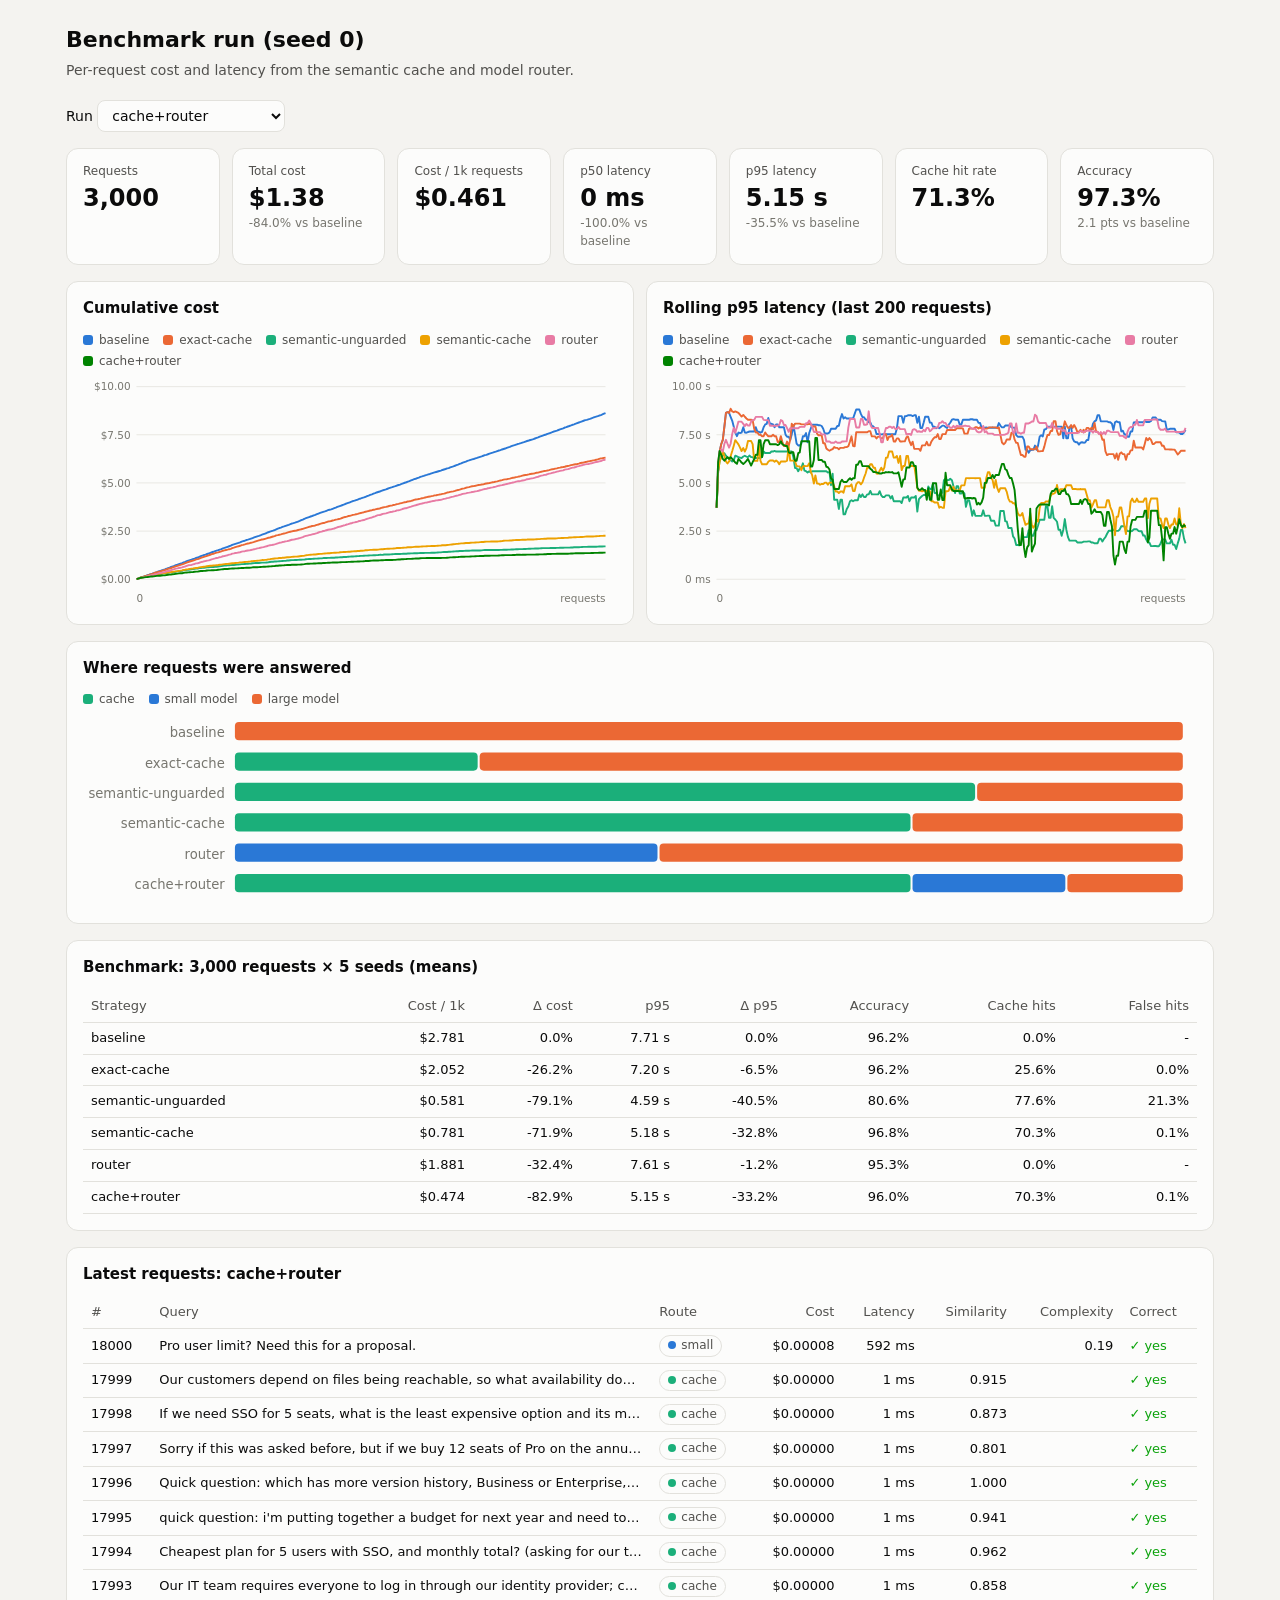
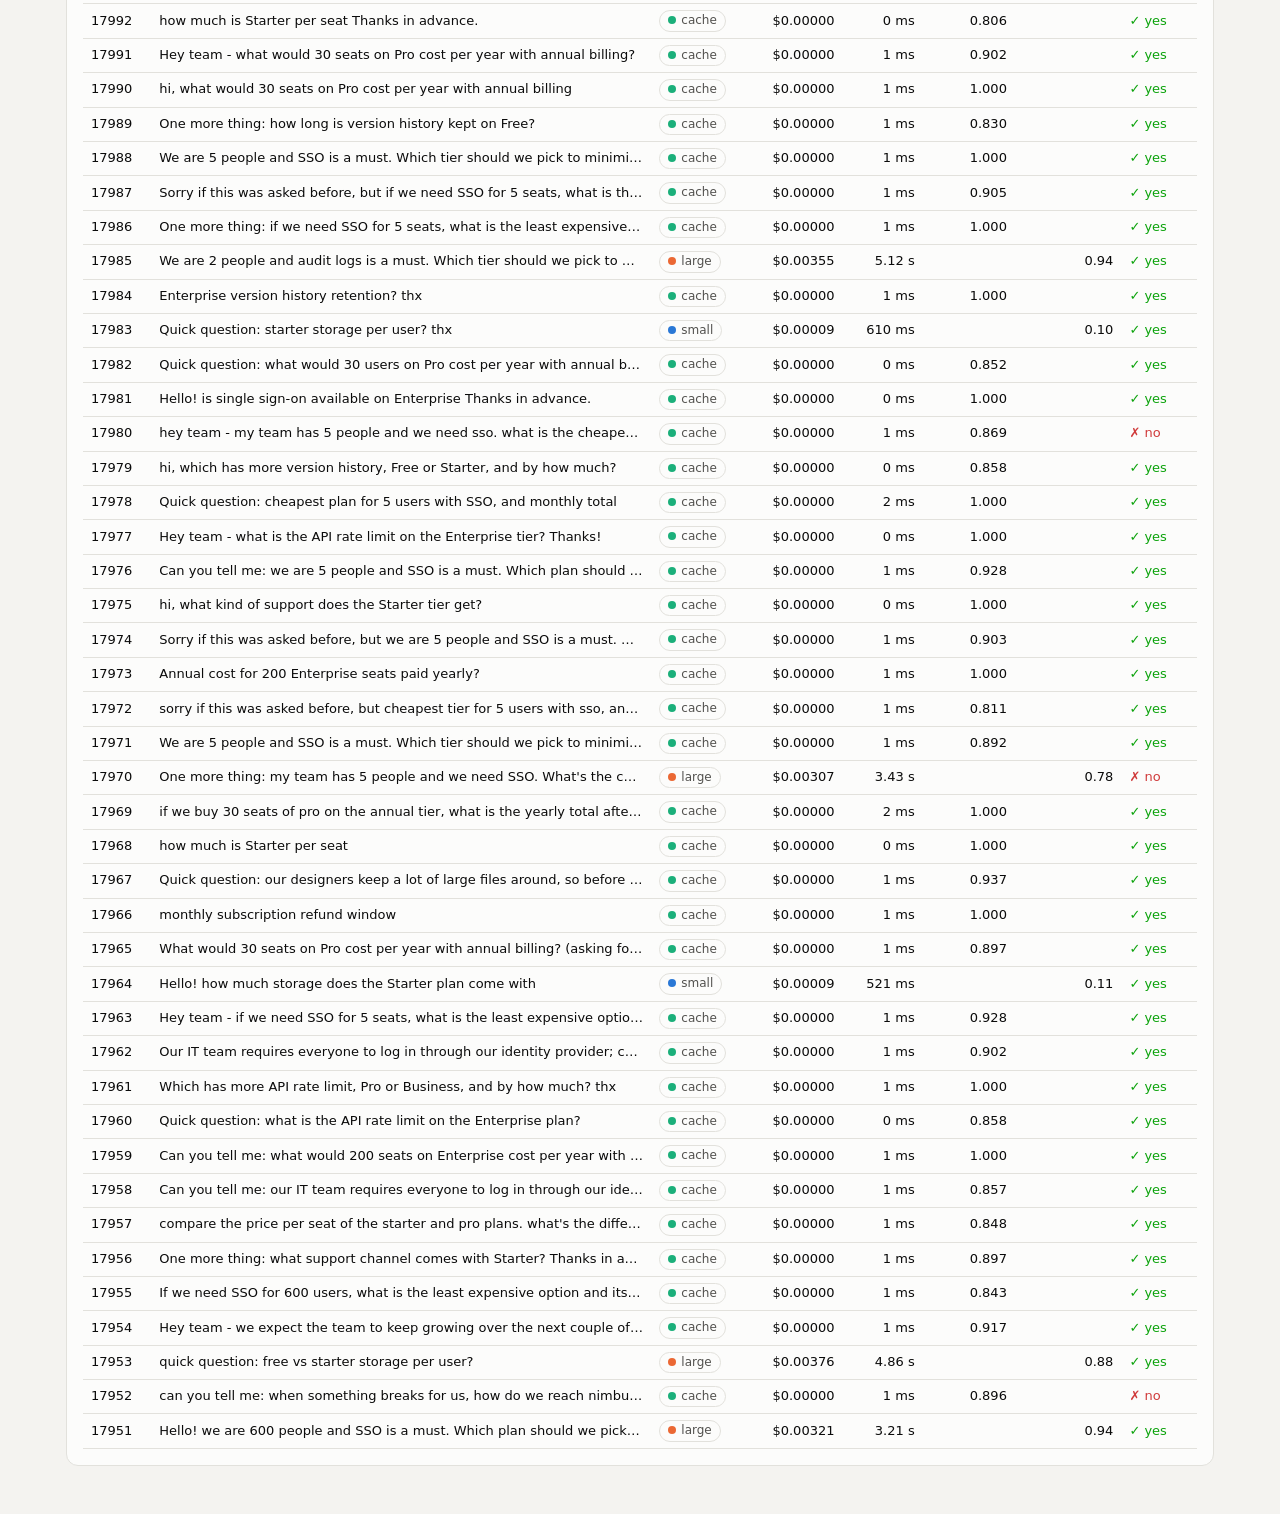
<file: benchmarks/results/dashboard.html>
<!doctype html>
<html lang="en">
<head>
<meta charset="utf-8">
<meta name="viewport" content="width=device-width, initial-scale=1">
<title>Benchmark run (seed 0)</title>
<style>
:root {
  color-scheme: light;
  --surface-0: #f4f3f0; --surface-1: #fcfcfb; --border: #e2e1dc;
  --text-primary: #0b0b0b; --text-secondary: #52514e; --text-muted: #77766f;
  --grid: #e8e7e2;
  --s1: #2a78d6; --s2: #eb6834; --s3: #1baf7a; --s4: #eda100; --s5: #e87ba4; --s6: #008300;
  --good: #0ca30c; --critical: #d03b3b;
}
@media (prefers-color-scheme: dark) {
  :root:not([data-theme="light"]) {
    color-scheme: dark;
    --surface-0: #111110; --surface-1: #1a1a19; --border: #2e2e2b;
    --text-primary: #f0efec; --text-secondary: #c3c2b7; --text-muted: #94938a;
    --grid: #2a2a27;
    --s1: #3987e5; --s2: #d95926; --s3: #199e70; --s4: #c98500; --s5: #d55181; --s6: #008300;
  }
}
:root[data-theme="dark"] {
  color-scheme: dark;
  --surface-0: #111110; --surface-1: #1a1a19; --border: #2e2e2b;
  --text-primary: #f0efec; --text-secondary: #c3c2b7; --text-muted: #94938a;
  --grid: #2a2a27;
  --s1: #3987e5; --s2: #d95926; --s3: #199e70; --s4: #c98500; --s5: #d55181; --s6: #008300;
}
* { box-sizing: border-box; }
body { margin: 0; background: var(--surface-0); color: var(--text-primary);
  font: 14px/1.45 system-ui, -apple-system, "Segoe UI", sans-serif; }
main { max-width: 1180px; margin: 0 auto; padding: 24px 16px 48px; }
h1 { font-size: 22px; margin: 0 0 4px; }
h2 { font-size: 15px; margin: 0 0 12px; }
.sub { color: var(--text-secondary); margin: 0 0 20px; }
.controls { display: flex; gap: 12px; align-items: center; flex-wrap: wrap; margin-bottom: 16px; }
select { font: inherit; padding: 6px 10px; border-radius: 8px; border: 1px solid var(--border);
  background: var(--surface-1); color: var(--text-primary); }
.tiles { display: grid; grid-template-columns: repeat(auto-fit, minmax(150px, 1fr)); gap: 12px;
  margin-bottom: 16px; }
.tile, .card { background: var(--surface-1); border: 1px solid var(--border); border-radius: 12px; }
.tile { padding: 14px 16px; }
.tile .label { color: var(--text-secondary); font-size: 12px; }
.tile .value { font-size: 24px; font-weight: 600; font-variant-numeric: tabular-nums; }
.tile .delta { font-size: 12px; color: var(--text-muted); }
.grid2 { display: grid; grid-template-columns: repeat(auto-fit, minmax(340px, 1fr)); gap: 12px;
  margin-bottom: 16px; }
.card { padding: 16px; min-width: 0; }
.legend { display: flex; flex-wrap: wrap; gap: 4px 14px; font-size: 12px;
  color: var(--text-secondary); margin-bottom: 8px; }
.legend span::before { content: ""; display: inline-block; width: 10px; height: 10px;
  border-radius: 3px; margin-right: 6px; background: var(--c); vertical-align: -1px; }
svg { display: block; width: 100%; height: auto; overflow: visible; }
svg text { fill: var(--text-muted); font-size: 11px; }
.tip { position: fixed; pointer-events: none; background: var(--surface-1);
  border: 1px solid var(--border); border-radius: 8px; padding: 8px 10px; font-size: 12px;
  box-shadow: 0 4px 16px rgba(0,0,0,.12); display: none; z-index: 10; }
.table-wrap { overflow-x: auto; }
table { width: 100%; border-collapse: collapse; font-size: 13px; font-variant-numeric: tabular-nums; }
th, td { text-align: left; padding: 6px 8px; border-bottom: 1px solid var(--border); }
th { color: var(--text-secondary); font-weight: 500; }
td.num, th.num { text-align: right; white-space: nowrap; }
td.q { max-width: 420px; overflow: hidden; text-overflow: ellipsis; white-space: nowrap; }
.pill { display: inline-block; padding: 1px 8px; border-radius: 999px; font-size: 12px;
  border: 1px solid var(--border); color: var(--text-secondary); }
.pill::before { content: ""; display: inline-block; width: 8px; height: 8px; border-radius: 50%;
  margin-right: 5px; background: var(--c); }
.ok { color: var(--good); } .bad { color: var(--critical); }
.empty { color: var(--text-secondary); padding: 40px 0; text-align: center; }
</style>
</head>
<body>
<main>
  <h1>Benchmark run (seed 0)</h1>
  <p class="sub">Per-request cost and latency from the semantic cache and model router.</p>
  <div id="app"></div>
</main>
<div class="tip" id="tip"></div>
<script>
const DATA = {"runs": [{"name": "baseline", "summary": {"requests": 3000, "total_cost_usd": 8.62698026, "cost_per_1k_requests_usd": 2.8756600866666666, "p50_latency_ms": 3112.783200328451, "p95_latency_ms": 7983.092606980289, "p99_latency_ms": 10420.175511775326, "mean_latency_ms": 3703.055178938179, "cache_hit_rate": 0.0, "accuracy": 0.952, "by_route": {"large": {"requests": 3000, "cost_usd": 8.626980259999996, "share": 1.0, "p50_latency_ms": 3112.783200328451, "p95_latency_ms": 7983.092606980289}}}, "cum_cost": [[1, 0.00310832], [11, 0.033561379999999995], [21, 0.06275271999999998], [31, 0.09855105999999998], [41, 0.12247163999999998], [51, 0.15293194], [61, 0.17594880000000002], [71, 0.20583674], [81, 0.23282918000000002], [91, 0.26194502000000003], [101, 0.2881687], [111, 0.31661871999999996], [121, 0.34588224000000006], [131, 0.3718065000000001], [141, 0.40384212], [151, 0.4269377], [161, 0.45643132], [172, 0.49096361999999993], [182, 0.5140824999999999], [192, 0.54392458], [202, 0.57841054], [212, 0.6037397999999999], [222, 0.6368068199999999], [232, 0.6656468799999997], [242, 0.6940399599999999], [252, 0.7260031599999999], [262, 0.7539875599999999], [272, 0.7843375799999998], [282, 0.8121248199999999], [292, 0.8431697599999998], [302, 0.8755076999999996], [312, 0.9064594999999996], [322, 0.9398507399999996], [332, 0.9708417199999997], [342, 0.9933485999999997], [352, 1.0164821799999997], [362, 1.0473336199999996], [372, 1.0762548999999992], [382, 1.106274879999999], [392, 1.1306743399999994], [402, 1.1604111199999994], [412, 1.1992505999999994], [422, 1.2296545599999995], [432, 1.2582515799999994], [442, 1.2809529399999995], [452, 1.3121634399999995], [462, 1.3381270799999991], [472, 1.3661365199999993], [482, 1.4014690399999994], [492, 1.4267987399999993], [503, 1.4598056999999993], [513, 1.4873229399999996], [523, 1.51047966], [533, 1.5408704599999994], [543, 1.5665990599999993], [553, 1.5971881799999994], [563, 1.6247713999999995], [573, 1.6534468599999994], [583, 1.6822543599999993], [593, 1.7137546999999993], [603, 1.7438064399999993], [613, 1.7842362399999991], [623, 1.8095207599999992], [633, 1.838141799999999], [643, 1.860625339999999], [653, 1.8876660599999993], [663, 1.9137080599999994], [673, 1.9498992799999992], [683, 1.9736065599999995], [693, 1.9994644199999994], [703, 2.0325101399999994], [713, 2.0528395199999996], [723, 2.0780712999999995], [733, 2.108867019999999], [743, 2.137928799999999], [753, 2.166246959999999], [763, 2.197508439999999], [773, 2.2281850199999993], [783, 2.2541314799999994], [793, 2.28210434], [803, 2.3133046800000012], [813, 2.3405418000000013], [823, 2.371331940000001], [833, 2.403430800000001], [844, 2.4426844800000014], [854, 2.4696469600000013], [864, 2.4946560400000015], [874, 2.5205408600000005], [884, 2.552666100000001], [894, 2.589444580000001], [904, 2.6233884200000017], [914, 2.656320280000002], [924, 2.6848566400000013], [934, 2.7182274600000023], [944, 2.7444844400000035], [954, 2.772937860000003], [964, 2.801894120000003], [974, 2.8280637200000034], [984, 2.858883980000004], [994, 2.8904276800000033], [1004, 2.9129555600000034], [1014, 2.938047920000004], [1024, 2.9657621400000043], [1034, 2.992993560000005], [1044, 3.025677100000005], [1054, 3.062463780000005], [1064, 3.0977238600000057], [1074, 3.1362538600000063], [1084, 3.169209920000007], [1094, 3.1986806800000065], [1104, 3.2285858800000065], [1114, 3.2555414800000064], [1124, 3.2838509000000067], [1134, 3.3096361400000065], [1144, 3.343678320000006], [1154, 3.3757870200000064], [1164, 3.4059021400000056], [1175, 3.4395524400000057], [1185, 3.4692476000000054], [1195, 3.499743440000006], [1205, 3.5253669400000063], [1215, 3.553084760000006], [1225, 3.5846348000000066], [1235, 3.6072576600000064], [1245, 3.630776180000007], [1255, 3.6580684400000076], [1265, 3.6863784400000075], [1275, 3.719040880000008], [1285, 3.7530561800000077], [1295, 3.782817460000008], [1305, 3.809407900000009], [1315, 3.8403059800000086], [1325, 3.873013100000009], [1335, 3.905299900000009], [1345, 3.9367361600000095], [1355, 3.9642178000000095], [1365, 3.996998980000009], [1375, 4.02377510000001], [1385, 4.057076200000009], [1395, 4.080678500000008], [1405, 4.10774228000001], [1415, 4.1365255800000105], [1425, 4.16895664000001], [1435, 4.19328218000001], [1445, 4.22295688000001], [1455, 4.24960700000001], [1465, 4.2844343600000085], [1475, 4.315753420000009], [1485, 4.3486067800000106], [1495, 4.381250780000011], [1506, 4.40822972000001], [1516, 4.44259932000001], [1526, 4.47174868000001], [1536, 4.50357292000001], [1546, 4.530984260000008], [1556, 4.555138800000008], [1566, 4.58921088000001], [1576, 4.61883450000001], [1586, 4.64465076000001], [1596, 4.667660780000012], [1606, 4.696574020000012], [1616, 4.726491920000012], [1626, 4.756570180000012], [1636, 4.782967400000013], [1646, 4.810640560000012], [1656, 4.831791060000013], [1666, 4.866940620000014], [1676, 4.889561140000012], [1686, 4.917102480000011], [1696, 4.94723886000001], [1706, 4.97869814000001], [1716, 5.010254060000011], [1726, 5.032395800000011], [1736, 5.064783040000012], [1746, 5.096218240000012], [1756, 5.126672220000012], [1766, 5.161020760000014], [1776, 5.193140220000013], [1786, 5.218809380000013], [1796, 5.2497227400000135], [1806, 5.277759420000013], [1816, 5.309809640000013], [1826, 5.337021180000013], [1837, 5.367716140000014], [1847, 5.394126580000014], [1857, 5.416370420000013], [1867, 5.440378020000013], [1877, 5.466086740000013], [1887, 5.495244840000012], [1897, 5.519650960000012], [1907, 5.544602780000012], [1917, 5.570901280000012], [1927, 5.593479780000012], [1937, 5.619202420000011], [1947, 5.645627860000011], [1957, 5.6709850200000105], [1967, 5.698040300000011], [1977, 5.72291958000001], [1987, 5.75422850000001], [1997, 5.773476920000009], [2007, 5.806360980000008], [2017, 5.836220780000008], [2027, 5.860270060000007], [2037, 5.890063740000007], [2047, 5.920091660000007], [2057, 5.949126280000006], [2067, 5.986434740000006], [2077, 6.017015300000008], [2087, 6.054801660000008], [2097, 6.081760520000008], [2107, 6.109646980000009], [2117, 6.146142540000009], [2127, 6.168432420000007], [2137, 6.196749620000008], [2147, 6.223172120000007], [2157, 6.243990160000007], [2168, 6.271315700000009], [2178, 6.29949230000001], [2188, 6.326724040000009], [2198, 6.354685540000009], [2208, 6.381239000000009], [2218, 6.4108768000000085], [2228, 6.442309240000008], [2238, 6.4627095800000065], [2248, 6.491233080000007], [2258, 6.519040860000006], [2268, 6.545864320000006], [2278, 6.570739080000004], [2288, 6.597163920000005], [2298, 6.625885140000005], [2308, 6.655826880000004], [2318, 6.682911760000002], [2328, 6.7084515200000014], [2338, 6.7355943000000025], [2348, 6.760873100000001], [2358, 6.789500420000001], [2368, 6.82055064], [2378, 6.84452182], [2388, 6.8736204], [2398, 6.905841420000001], [2408, 6.933694040000002], [2418, 6.957944080000001], [2428, 6.990529240000001], [2438, 7.018537380000001], [2448, 7.0396698], [2458, 7.0646245], [2468, 7.092927400000001], [2478, 7.11973346], [2488, 7.147226959999999], [2498, 7.179079339999999], [2509, 7.205090439999998], [2519, 7.228840779999997], [2529, 7.2517849599999975], [2539, 7.276910579999998], [2549, 7.305693419999997], [2559, 7.338382339999997], [2569, 7.365998339999996], [2579, 7.4000536799999965], [2589, 7.429098619999997], [2599, 7.458264719999995], [2609, 7.4879357999999945], [2619, 7.512845799999996], [2629, 7.545591239999995], [2639, 7.576680479999996], [2649, 7.605586699999996], [2659, 7.635147619999997], [2669, 7.666640439999998], [2679, 7.692802179999998], [2689, 7.720240979999997], [2699, 7.7495967799999965], [2709, 7.778163459999996], [2719, 7.808020519999997], [2729, 7.8375562999999975], [2739, 7.877653299999997], [2749, 7.903392219999999], [2759, 7.928266859999998], [2769, 7.954752539999998], [2779, 7.987429619999999], [2789, 8.018294599999995], [2799, 8.045149479999996], [2809, 8.076242399999996], [2819, 8.107077739999998], [2829, 8.13784762], [2840, 8.168878099999999], [2850, 8.198120059999997], [2860, 8.230143639999996], [2870, 8.255860279999997], [2880, 8.278640199999995], [2890, 8.301729079999996], [2900, 8.326930499999996], [2910, 8.354769159999996], [2920, 8.384277579999996], [2930, 8.418980099999995], [2940, 8.447592059999995], [2950, 8.469612859999994], [2960, 8.499719939999995], [2970, 8.524384419999999], [2980, 8.56163412], [2990, 8.597611339999998], [3000, 8.626980259999996]], "rolling_p95": [[1, 3712.401419894063], [11, 5599.016020590376], [21, 6629.728215336537], [31, 7020.036491105624], [41, 7238.797051159748], [51, 7936.824591654262], [61, 8634.852132148775], [71, 8673.06841781809], [81, 8634.852132148775], [91, 8432.14703053267], [101, 8229.441928916565], [111, 7920.488437467292], [121, 7611.534946018019], [131, 7427.582810319258], [141, 7611.534946018019], [151, 7591.848128237771], [161, 7611.534946018019], [172, 7889.593088322357], [182, 7611.428981977508], [192, 7610.369341572399], [202, 7642.430295162935], [212, 7668.579513564418], [222, 7668.579513564418], [232, 7668.579513564418], [242, 7668.579513564418], [252, 7890.476440962552], [262, 7651.241243475753], [272, 7651.241243475753], [282, 7610.897903901022], [292, 7651.241243475753], [302, 7890.476440962552], [312, 8039.5104712191205], [322, 8070.725671982742], [332, 8378.159724560923], [342, 8070.725671982742], [352, 8070.725671982742], [362, 8039.5104712191205], [372, 7890.476440962552], [382, 8039.5104712191205], [392, 8039.5104712191205], [402, 7890.476440962552], [412, 7890.476440962552], [422, 7890.476440962552], [432, 7890.476440962552], [442, 7511.888724481954], [452, 7401.887179293041], [462, 7401.887179293041], [472, 7234.61985756295], [482, 7519.884122324963], [492, 7996.014113200492], [503, 7517.433050177444], [513, 7042.12164494848], [523, 6947.1577122553945], [533, 6947.1577122553945], [543, 7042.12164494848], [553, 7426.946652497008], [563, 7426.946652497008], [573, 7588.017095973934], [583, 7107.85423271314], [593, 7586.125317817731], [603, 7810.663116937853], [613, 8026.109201941712], [623, 8026.109201941712], [633, 8026.109201941712], [643, 8026.109201941712], [653, 7995.146993091984], [663, 7995.146993091984], [673, 7957.619256085104], [683, 7810.663116937853], [693, 7568.943367179168], [703, 7568.943367179168], [713, 7568.943367179168], [723, 7621.635449428129], [733, 7810.663116937853], [743, 7810.663116937853], [753, 7810.663116937853], [763, 7810.663116937853], [773, 7956.09871015697], [783, 7972.21885906527], [793, 8348.29856554459], [803, 8574.667362930988], [813, 8348.29856554459], [823, 8415.506942074044], [833, 8340.06702587786], [844, 8340.06702587786], [854, 8340.06702587786], [864, 8340.06702587786], [874, 8340.06702587786], [884, 8583.854208709192], [894, 8812.03606140497], [904, 8812.03606140497], [914, 8812.03606140497], [924, 8585.023815027918], [934, 8415.506942074044], [944, 8415.506942074044], [954, 8280.508506315813], [964, 8280.508506315813], [974, 8143.949616259082], [984, 8143.949616259082], [994, 7955.240262703966], [1004, 7932.925501580236], [1014, 7821.796004131992], [1024, 7543.602544493533], [1034, 7543.602544493533], [1044, 7523.3662018814575], [1054, 7520.611842031915], [1064, 7523.3662018814575], [1074, 7530.468972552118], [1084, 7530.468972552118], [1094, 7523.3662018814575], [1104, 7526.725767915729], [1114, 7526.725767915729], [1124, 7526.725767915729], [1134, 7526.725767915729], [1144, 7527.762512423191], [1154, 7840.572630348882], [1164, 8472.425819655367], [1175, 8472.425819655367], [1185, 8472.425819655367], [1195, 8127.177685753542], [1205, 8472.425819655367], [1215, 8472.425819655367], [1225, 8515.954615548], [1235, 8515.954615548], [1245, 8515.954615548], [1255, 8472.425819655367], [1265, 8515.954615548], [1275, 8515.954615548], [1285, 8125.319287362984], [1295, 8437.116250234745], [1305, 7851.709840463226], [1315, 7851.709840463226], [1325, 8131.165038895538], [1335, 8433.383101035672], [1345, 8433.383101035672], [1355, 8433.383101035672], [1365, 8131.165038895538], [1375, 8131.165038895538], [1385, 7914.967511734429], [1395, 7914.967511734429], [1405, 7842.46610177678], [1415, 7909.913248364067], [1425, 7842.46610177678], [1435, 7907.887566073264], [1445, 7975.701745978216], [1455, 7975.701745978216], [1465, 7907.887566073264], [1475, 7850.335114202254], [1485, 8019.243972873845], [1495, 8124.722124051555], [1506, 8281.566593785275], [1516, 8310.60856344051], [1526, 8281.566593785275], [1536, 8281.566593785275], [1546, 8281.566593785275], [1556, 8027.498944965091], [1566, 8027.498944965091], [1576, 8281.566593785275], [1586, 8281.566593785275], [1596, 8281.566593785275], [1606, 8281.566593785275], [1616, 8281.566593785275], [1626, 8308.929973638156], [1636, 8308.929973638156], [1646, 8281.566593785275], [1656, 8281.566593785275], [1666, 8281.566593785275], [1676, 8118.563016309856], [1686, 8118.563016309856], [1696, 7867.294243885002], [1706, 7867.294243885002], [1716, 7867.294243885002], [1726, 7877.536588918141], [1736, 7862.156775778858], [1746, 7862.156775778858], [1756, 7862.156775778858], [1766, 7877.536588918141], [1776, 7862.156775778858], [1786, 7860.3743165777205], [1796, 7877.536588918141], [1806, 8110.163678180861], [1816, 7982.010441595948], [1826, 7883.862552224676], [1837, 7883.862552224676], [1847, 7982.010441595948], [1857, 7982.010441595948], [1867, 7982.010441595948], [1877, 7982.010441595948], [1887, 7883.862552224676], [1897, 7872.732066249184], [1907, 7872.732066249184], [1917, 7485.319615002515], [1927, 7401.27965480249], [1937, 7401.27965480249], [1947, 7401.27965480249], [1957, 7401.27965480249], [1967, 7232.400168629765], [1977, 6722.821591350956], [1987, 6722.821591350956], [1997, 6568.442441043557], [2007, 6697.626758583349], [2017, 6722.821591350956], [2027, 6722.821591350956], [2037, 6939.647052924378], [2047, 6722.821591350956], [2057, 6939.647052924378], [2067, 7399.917435074363], [2077, 7480.714902943099], [2087, 7415.685328583861], [2097, 7781.024025373674], [2107, 7781.024025373674], [2117, 7919.563571734591], [2127, 7919.563571734591], [2137, 7919.563571734591], [2147, 7919.563571734591], [2157, 7919.563571734591], [2168, 7924.465431205172], [2178, 7924.465431205172], [2188, 7924.465431205172], [2198, 7924.465431205172], [2208, 7922.62020859236], [2218, 7315.324721765138], [2228, 7921.886141519654], [2238, 7315.324721765138], [2248, 7315.324721765138], [2258, 7921.886141519654], [2268, 7921.886141519654], [2278, 7315.324721765138], [2288, 7151.7068764000205], [2298, 7115.938092253199], [2308, 7115.938092253199], [2318, 6990.798088322375], [2328, 7089.311745488671], [2338, 7115.938092253199], [2348, 7089.311745488671], [2358, 7095.120048950628], [2368, 7229.93365017605], [2378, 7229.93365017605], [2388, 7724.544706470666], [2398, 7742.282778177241], [2408, 8075.949258654403], [2418, 8197.379984135203], [2428, 8248.135519093226], [2438, 8519.833991400574], [2448, 8519.833991400574], [2458, 8197.379984135203], [2468, 8197.379984135203], [2478, 8197.379984135203], [2488, 8197.379984135203], [2498, 8197.379984135203], [2509, 8150.279587719632], [2519, 8150.279587719632], [2529, 8073.574764108201], [2539, 7751.285023333477], [2549, 8150.279587719632], [2559, 8197.379984135203], [2569, 8150.279587719632], [2579, 8150.279587719632], [2589, 7675.660321491492], [2599, 7715.29010264365], [2609, 7513.4434338908195], [2619, 7513.4434338908195], [2629, 7399.576904964079], [2639, 7399.576904964079], [2649, 7672.656088454176], [2659, 7672.656088454176], [2669, 8138.8274235436365], [2679, 8148.278364282963], [2689, 8148.278364282963], [2699, 8148.278364282963], [2709, 8148.278364282963], [2719, 8148.278364282963], [2729, 8148.278364282963], [2739, 8220.09005928932], [2749, 8165.029405999666], [2759, 8165.029405999666], [2769, 8165.029405999666], [2779, 8211.724207380625], [2789, 8397.537350782319], [2799, 8397.537350782319], [2809, 8397.537350782319], [2819, 8283.299022758209], [2829, 8283.299022758209], [2840, 8283.299022758209], [2850, 8206.151971795605], [2860, 8196.359261037007], [2870, 8196.359261037007], [2880, 7775.263374223223], [2890, 7775.263374223223], [2900, 7810.940836591911], [2910, 7810.940836591911], [2920, 7810.940836591911], [2930, 7810.940836591911], [2940, 7632.4796779359685], [2950, 7632.4796779359685], [2960, 7620.252196274192], [2970, 7544.431171936803], [2980, 7544.431171936803], [2990, 7620.252196274192], [3000, 7760.735731387766]], "routes": {"large": 3000}, "recent": [{"id": 3000, "query": "Pro user limit? Need this for a proposal.", "route": "large", "cost_usd": 0.0019982000000000003, "latency_ms": 2418.8424859570123, "similarity": null, "complexity": null, "correct": 1}, {"id": 2999, "query": "Our customers depend on files being reachable, so what availability does Nimbus commit to contractually on the Free tier", "route": "large", "cost_usd": 0.0017886, "latency_ms": 2093.3729666285435, "similarity": null, "complexity": null, "correct": 1}, {"id": 2998, "query": "If we need SSO for 5 seats, what is the least expensive option and its monthly bill? thx", "route": "large", "cost_usd": 0.00437444, "latency_ms": 11819.661156004277, "similarity": null, "complexity": null, "correct": 1}, {"id": 2997, "query": "Sorry if this was asked before, but if we buy 12 seats of Pro on the annual plan, what is the yearly total after the discount? (asking for our team)", "route": "large", "cost_usd": 0.00361874, "latency_ms": 5088.812457098481, "similarity": null, "complexity": null, "correct": 1}, {"id": 2996, "query": "Quick question: which has more version history, Business or Enterprise, and by how much?", "route": "large", "cost_usd": 0.00246344, "latency_ms": 2376.8500289367084, "similarity": null, "complexity": null, "correct": 1}, {"id": 2995, "query": "quick question: i'm putting together a budget for next year and need to know what nimbus charges per user per month on the pro tier. need this for a proposal.", "route": "large", "cost_usd": 0.0020558, "latency_ms": 1491.023378080777, "similarity": null, "complexity": null, "correct": 1}, {"id": 2994, "query": "Cheapest plan for 5 users with SSO, and monthly total? (asking for our team)", "route": "large", "cost_usd": 0.00486038, "latency_ms": 7900.192300213948, "similarity": null, "complexity": null, "correct": 1}, {"id": 2993, "query": "Our IT team requires everyone to log in through our identity provider; can we set up single sign-on on the Enterprise plan? Thanks in advance.", "route": "large", "cost_usd": 0.00234672, "latency_ms": 2651.4891187932517, "similarity": null, "complexity": null, "correct": 1}, {"id": 2992, "query": "how much is Starter per seat Thanks in advance.", "route": "large", "cost_usd": 0.0018242400000000002, "latency_ms": 1653.6142616467257, "similarity": null, "complexity": null, "correct": 1}, {"id": 2991, "query": "Hey team - what would 30 seats on Pro cost per year with annual billing?", "route": "large", "cost_usd": 0.0040383599999999995, "latency_ms": 9505.064574508873, "similarity": null, "complexity": null, "correct": 1}, {"id": 2990, "query": "hi, what would 30 seats on Pro cost per year with annual billing", "route": "large", "cost_usd": 0.00394232, "latency_ms": 6127.21045794895, "similarity": null, "complexity": null, "correct": 1}, {"id": 2989, "query": "One more thing: how long is version history kept on Free?", "route": "large", "cost_usd": 0.00201028, "latency_ms": 1631.6460249140537, "similarity": null, "complexity": null, "correct": 1}, {"id": 2988, "query": "We are 5 people and SSO is a must. Which tier should we pick to minimise price, and how much is that each month?", "route": "large", "cost_usd": 0.0037325600000000002, "latency_ms": 4233.177933648572, "similarity": null, "complexity": null, "correct": 1}, {"id": 2987, "query": "Sorry if this was asked before, but if we need SSO for 5 seats, what is the least expensive option and its monthly bill (asking for our team)", "route": "large", "cost_usd": 0.005388700000000001, "latency_ms": 7759.160119996972, "similarity": null, "complexity": null, "correct": 1}, {"id": 2986, "query": "One more thing: if we need SSO for 5 seats, what is the least expensive option and its monthly bill?", "route": "large", "cost_usd": 0.0044075, "latency_ms": 8251.266254483242, "similarity": null, "complexity": null, "correct": 1}, {"id": 2985, "query": "We are 2 people and audit logs is a must. Which tier should we pick to minimise price, and how much is that each month? (asking for our team)", "route": "large", "cost_usd": 0.0038497, "latency_ms": 5061.4257343750305, "similarity": null, "complexity": null, "correct": 1}, {"id": 2984, "query": "Enterprise version history retention? thx", "route": "large", "cost_usd": 0.0024272, "latency_ms": 3268.933685734822, "similarity": null, "complexity": null, "correct": 1}, {"id": 2983, "query": "Quick question: starter storage per user? thx", "route": "large", "cost_usd": 0.00174622, "latency_ms": 1775.331670336218, "similarity": null, "complexity": null, "correct": 1}, {"id": 2982, "query": "Quick question: what would 30 users on Pro cost per year with annual billing? thx", "route": "large", "cost_usd": 0.0065074, "latency_ms": 6487.507498258149, "similarity": null, "complexity": null, "correct": 1}, {"id": 2981, "query": "Hello! is single sign-on available on Enterprise Thanks in advance.", "route": "large", "cost_usd": 0.0019653400000000003, "latency_ms": 1686.020641576172, "similarity": null, "complexity": null, "correct": 1}, {"id": 2980, "query": "hey team - my team has 5 people and we need sso. what is the cheapest plan that works and what would it cost per month? thanks in advance.", "route": "large", "cost_usd": 0.00530468, "latency_ms": 8742.936658112634, "similarity": null, "complexity": null, "correct": 1}, {"id": 2979, "query": "hi, which has more version history, Free or Starter, and by how much?", "route": "large", "cost_usd": 0.00374434, "latency_ms": 9058.282083166932, "similarity": null, "complexity": null, "correct": 1}, {"id": 2978, "query": "Quick question: cheapest plan for 5 users with SSO, and monthly total", "route": "large", "cost_usd": 0.00440734, "latency_ms": 6019.961534717029, "similarity": null, "complexity": null, "correct": 1}, {"id": 2977, "query": "Hey team - what is the API rate limit on the Enterprise tier? Thanks!", "route": "large", "cost_usd": 0.00217234, "latency_ms": 1478.5699672466133, "similarity": null, "complexity": null, "correct": 1}, {"id": 2976, "query": "Can you tell me: we are 5 people and SSO is a must. Which plan should we pick to minimise cost, and how much is that each month?", "route": "large", "cost_usd": 0.00467464, "latency_ms": 6113.691992638496, "similarity": null, "complexity": null, "correct": 1}, {"id": 2975, "query": "hi, what kind of support does the Starter tier get?", "route": "large", "cost_usd": 0.0020462600000000003, "latency_ms": 2041.4870375666308, "similarity": null, "complexity": null, "correct": 1}, {"id": 2974, "query": "Sorry if this was asked before, but we are 5 people and SSO is a must. Which plan should we pick to minimise price, and how much is that each month?", "route": "large", "cost_usd": 0.00425474, "latency_ms": 6449.156333176629, "similarity": null, "complexity": null, "correct": 1}, {"id": 2973, "query": "Annual cost for 200 Enterprise seats paid yearly?", "route": "large", "cost_usd": 0.0044522400000000005, "latency_ms": 4297.08716845101, "similarity": null, "complexity": null, "correct": 1}, {"id": 2972, "query": "sorry if this was asked before, but cheapest tier for 5 users with sso, and monthly total? (asking for our team)", "route": "large", "cost_usd": 0.0032825600000000003, "latency_ms": 5162.170855324762, "similarity": null, "complexity": null, "correct": 1}, {"id": 2971, "query": "We are 5 people and SSO is a must. Which tier should we pick to minimise cost, and how much is that each month thx", "route": "large", "cost_usd": 0.00291056, "latency_ms": 4677.773279066681, "similarity": null, "complexity": null, "correct": 1}, {"id": 2970, "query": "One more thing: my team has 5 people and we need SSO. What's the cheapest plan that works and what would it cost per month? Thanks in advance.", "route": "large", "cost_usd": 0.00340272, "latency_ms": 4396.247625025049, "similarity": null, "complexity": null, "correct": 1}, {"id": 2969, "query": "if we buy 30 seats of pro on the annual tier, what is the yearly total after the discount?", "route": "large", "cost_usd": 0.00355844, "latency_ms": 5963.443210189374, "similarity": null, "complexity": null, "correct": 1}, {"id": 2968, "query": "how much is Starter per seat", "route": "large", "cost_usd": 0.00252914, "latency_ms": 2994.2011576594255, "similarity": null, "complexity": null, "correct": 1}, {"id": 2967, "query": "Quick question: our designers keep a lot of large files around, so before we sign up I'd like to confirm how many gigabytes each user gets on the Pro plan. Need this for a proposal.", "route": "large", "cost_usd": 0.0015909000000000001, "latency_ms": 1473.768839914958, "similarity": null, "complexity": null, "correct": 1}, {"id": 2966, "query": "monthly subscription refund window", "route": "large", "cost_usd": 0.00141316, "latency_ms": 2172.6615568239918, "similarity": null, "complexity": null, "correct": 1}, {"id": 2965, "query": "What would 30 seats on Pro cost per year with annual billing? (asking for our team)", "route": "large", "cost_usd": 0.0029224200000000002, "latency_ms": 3918.3282663229306, "similarity": null, "complexity": null, "correct": 1}, {"id": 2964, "query": "Hello! how much storage does the Starter plan come with", "route": "large", "cost_usd": 0.00179428, "latency_ms": 1635.7814134541252, "similarity": null, "complexity": null, "correct": 1}, {"id": 2963, "query": "Hey team - if we need SSO for 5 seats, what is the least expensive option and its monthly bill?", "route": "large", "cost_usd": 0.00235548, "latency_ms": 2911.7105664789124, "similarity": null, "complexity": null, "correct": 1}, {"id": 2962, "query": "Our IT team requires everyone to log in through our identity provider; can we set up single sign-on on the Enterprise plan", "route": "large", "cost_usd": 0.0019896, "latency_ms": 2591.6787418118797, "similarity": null, "complexity": null, "correct": 1}, {"id": 2961, "query": "Which has more API rate limit, Pro or Business, and by how much? thx", "route": "large", "cost_usd": 0.0031083400000000002, "latency_ms": 2942.653181275908, "similarity": null, "complexity": null, "correct": 1}, {"id": 2960, "query": "Quick question: what is the API rate limit on the Enterprise plan?", "route": "large", "cost_usd": 0.0018603200000000002, "latency_ms": 1485.5638638091639, "similarity": null, "complexity": null, "correct": 1}, {"id": 2959, "query": "Can you tell me: what would 200 seats on Enterprise cost per year with annual billing?", "route": "large", "cost_usd": 0.00372944, "latency_ms": 5873.9242915875175, "similarity": null, "complexity": null, "correct": 1}, {"id": 2958, "query": "Can you tell me: our IT team requires everyone to log in through our identity provider; can we set up single sign-on on the Enterprise plan thx", "route": "large", "cost_usd": 0.00204972, "latency_ms": 2393.661661738129, "similarity": null, "complexity": null, "correct": 1}, {"id": 2957, "query": "compare the price per seat of the starter and pro plans. what's the difference? (asking for our team)", "route": "large", "cost_usd": 0.0045365, "latency_ms": 5733.575043518791, "similarity": null, "complexity": null, "correct": 1}, {"id": 2956, "query": "One more thing: what support channel comes with Starter? Thanks in advance.", "route": "large", "cost_usd": 0.0017673799999999998, "latency_ms": 1212.5431335219648, "similarity": null, "complexity": null, "correct": 1}, {"id": 2955, "query": "If we need SSO for 600 users, what is the least expensive option and its monthly bill? Thanks!", "route": "large", "cost_usd": 0.0043054799999999996, "latency_ms": 5431.717134072374, "similarity": null, "complexity": null, "correct": 1}, {"id": 2954, "query": "Hey team - we expect the team to keep growing over the next couple of years, so what's the most users we could have on the Free plan Need this for a proposal.", "route": "large", "cost_usd": 0.0021428, "latency_ms": 1697.495300376506, "similarity": null, "complexity": null, "correct": 1}, {"id": 2953, "query": "quick question: free vs starter storage per user?", "route": "large", "cost_usd": 0.00314424, "latency_ms": 4512.376164351188, "similarity": null, "complexity": null, "correct": 1}, {"id": 2952, "query": "can you tell me: when something breaks for us, how do we reach nimbus support on starter and how fast do they reply thx", "route": "large", "cost_usd": 0.0022475999999999998, "latency_ms": 2711.2685596656866, "similarity": null, "complexity": null, "correct": 1}, {"id": 2951, "query": "Hello! we are 600 people and SSO is a must. Which plan should we pick to minimise cost, and how much is that each month?", "route": "large", "cost_usd": 0.0043235999999999995, "latency_ms": 6813.762731305917, "similarity": null, "complexity": null, "correct": 1}]}, {"name": "exact-cache", "summary": {"requests": 3000, "total_cost_usd": 6.31661126, "cost_per_1k_requests_usd": 2.1055370866666667, "p50_latency_ms": 2038.7305483555563, "p95_latency_ms": 7402.656349379849, "p99_latency_ms": 9589.815837873515, "mean_latency_ms": 2675.8882822704018, "cache_hit_rate": 0.25766666666666665, "accuracy": 0.9533333333333334, "by_route": {"large": {"requests": 2227, "cost_usd": 6.316313000000012, "share": 0.7423333333333333, "p50_latency_ms": 2967.5579384436714, "p95_latency_ms": 7865.219447904715}, "cache": {"requests": 773, "cost_usd": 0.0002982599999999998, "share": 0.25766666666666665, "p50_latency_ms": 0.2554330001203198, "p95_latency_ms": 0.45317459994294035}}}, "cum_cost": [[1, 0.00310832], [11, 0.033561379999999995], [21, 0.06275271999999998], [31, 0.09855105999999998], [41, 0.12247163999999998], [51, 0.15293194], [61, 0.17594880000000002], [71, 0.19641074], [81, 0.22238317999999999], [91, 0.25464302], [101, 0.2792767], [111, 0.3040937199999999], [121, 0.3391922399999999], [131, 0.3633314999999999], [141, 0.3878101199999999], [151, 0.41006869999999984], [161, 0.4259633199999998], [172, 0.4608706199999998], [182, 0.4824714999999997], [192, 0.5024975799999997], [202, 0.5326395399999996], [212, 0.5574887999999995], [222, 0.5848018199999994], [232, 0.6128618799999992], [242, 0.6446599599999993], [252, 0.6732631599999993], [262, 0.6991655599999992], [272, 0.7243585799999992], [282, 0.7453508199999992], [292, 0.7706687599999992], [302, 0.8037566999999991], [312, 0.8369284999999991], [322, 0.8675447399999989], [332, 0.8960757199999988], [342, 0.9197405999999988], [352, 0.9442241799999987], [362, 0.9712086199999989], [372, 0.995350899999999], [382, 1.0287908799999985], [392, 1.0457473399999986], [402, 1.0723911199999983], [412, 1.1070905999999987], [422, 1.1355295599999988], [432, 1.165281579999999], [442, 1.1858619399999986], [452, 1.2166824399999985], [462, 1.2430360799999987], [472, 1.2733105199999986], [482, 1.3032190399999983], [492, 1.3205897399999984], [503, 1.3498856999999984], [513, 1.3791939399999986], [523, 1.3978296599999989], [533, 1.425835459999999], [543, 1.4523620599999987], [553, 1.4783491799999988], [563, 1.4986633999999985], [573, 1.5180688599999987], [583, 1.535149359999999], [593, 1.560232699999999], [603, 1.5802404399999987], [613, 1.6136952399999989], [623, 1.639420759999999], [633, 1.6690017999999993], [643, 1.6926253399999993], [653, 1.7141490599999991], [663, 1.7399660599999989], [673, 1.7745372799999988], [683, 1.788686559999999], [693, 1.8081304199999992], [703, 1.8327971399999994], [713, 1.8567865199999996], [723, 1.8719922999999992], [733, 1.893617019999999], [743, 1.9121517999999993], [753, 1.9378269599999993], [763, 1.9678044399999997], [773, 1.9940530199999997], [783, 2.01792048], [793, 2.04071234], [803, 2.0623366799999996], [813, 2.0750687999999995], [823, 2.0974409399999994], [833, 2.1234707999999993], [844, 2.1510844799999993], [854, 2.167861959999999], [864, 2.193156039999999], [874, 2.215728859999999], [884, 2.2398710999999993], [894, 2.274849579999999], [904, 2.293343419999999], [914, 2.3116442799999986], [924, 2.3269266399999986], [934, 2.357903459999999], [944, 2.3776264399999993], [954, 2.3959518599999994], [964, 2.4193641199999996], [974, 2.443331719999999], [984, 2.463228979999999], [994, 2.4869606799999984], [1004, 2.5062485599999986], [1014, 2.519460919999998], [1024, 2.531479139999998], [1034, 2.5540665599999977], [1044, 2.574447099999998], [1054, 2.591739779999999], [1064, 2.6176548599999987], [1074, 2.6431348599999978], [1084, 2.6669589199999972], [1094, 2.692286679999997], [1104, 2.7209798799999967], [1114, 2.7382874799999968], [1124, 2.760485899999997], [1134, 2.7719581399999966], [1144, 2.790967319999997], [1154, 2.820265019999997], [1164, 2.843159139999996], [1175, 2.8706204399999957], [1185, 2.8969825999999954], [1195, 2.922237439999996], [1205, 2.9379099399999964], [1215, 2.9629907599999967], [1225, 2.9972407999999966], [1235, 3.0068406599999964], [1245, 3.026057179999997], [1255, 3.047454439999996], [1265, 3.067790439999996], [1275, 3.0937718799999963], [1285, 3.1078341799999962], [1295, 3.1290904599999956], [1305, 3.1508448999999956], [1315, 3.1773299799999957], [1325, 3.2056570999999954], [1335, 3.2309688999999944], [1345, 3.253177159999995], [1355, 3.283283799999995], [1365, 3.2971469799999955], [1375, 3.3158260999999953], [1385, 3.340670199999995], [1395, 3.358581499999995], [1405, 3.3771312799999946], [1415, 3.396908579999995], [1425, 3.419325639999995], [1435, 3.441602179999996], [1445, 3.4586948799999964], [1455, 3.481426999999996], [1465, 3.504584359999997], [1475, 3.527146419999997], [1485, 3.5434817799999974], [1495, 3.5688567799999977], [1506, 3.586082719999998], [1516, 3.6107143199999983], [1526, 3.6231236799999973], [1536, 3.6444209199999973], [1546, 3.6586202599999975], [1556, 3.675343799999997], [1566, 3.703136879999998], [1576, 3.7247834999999982], [1586, 3.741533759999998], [1596, 3.759695779999998], [1606, 3.778580019999998], [1616, 3.8039199199999976], [1626, 3.8205221799999975], [1636, 3.833218399999998], [1646, 3.856697559999997], [1656, 3.8717490599999973], [1666, 3.9008056199999976], [1676, 3.9136461399999973], [1686, 3.936003479999998], [1696, 3.956038859999998], [1706, 3.977019139999998], [1716, 3.995219059999998], [1726, 4.0091677999999975], [1736, 4.038693039999997], [1746, 4.047091239999998], [1756, 4.065068219999998], [1766, 4.0909837599999985], [1776, 4.11823422], [1786, 4.137192379999999], [1796, 4.148764739999999], [1806, 4.1673154199999995], [1816, 4.18420064], [1826, 4.202511180000001], [1837, 4.223600140000002], [1847, 4.242747580000002], [1857, 4.264271420000002], [1867, 4.280779020000002], [1877, 4.294217740000001], [1887, 4.310772840000002], [1897, 4.327453960000002], [1907, 4.349198780000002], [1917, 4.3607972800000026], [1927, 4.379133780000004], [1937, 4.394470420000004], [1947, 4.407245860000004], [1957, 4.430473020000004], [1967, 4.447049300000004], [1977, 4.467413580000005], [1987, 4.4978315000000055], [1997, 4.510923920000005], [2007, 4.535194980000005], [2017, 4.550696780000005], [2027, 4.565323060000006], [2037, 4.584865740000006], [2047, 4.614218660000007], [2057, 4.631238280000006], [2067, 4.653264740000005], [2077, 4.680743300000005], [2087, 4.702326660000006], [2097, 4.719448520000005], [2107, 4.748699980000005], [2117, 4.768692540000005], [2127, 4.782411420000006], [2137, 4.8075156200000055], [2147, 4.824578120000004], [2157, 4.836915160000004], [2168, 4.852768700000004], [2178, 4.872431300000004], [2188, 4.889454040000006], [2198, 4.9001625400000055], [2208, 4.916876000000006], [2218, 4.925198800000006], [2228, 4.954258240000006], [2238, 4.969270580000006], [2248, 4.981525080000006], [2258, 4.997032860000007], [2268, 5.012696320000008], [2278, 5.0336770800000075], [2288, 5.051836920000008], [2298, 5.071408140000008], [2308, 5.080961880000007], [2318, 5.104557760000007], [2328, 5.126806520000007], [2338, 5.146530300000007], [2348, 5.174152100000008], [2358, 5.183384420000007], [2368, 5.194631640000006], [2378, 5.209224820000006], [2388, 5.2249014000000065], [2398, 5.245575420000006], [2408, 5.2653040400000055], [2418, 5.282126080000005], [2428, 5.299585240000004], [2438, 5.313472380000004], [2448, 5.335714800000004], [2458, 5.352908500000005], [2468, 5.379219400000004], [2478, 5.396047460000003], [2488, 5.412407960000003], [2498, 5.424250340000003], [2509, 5.447528440000004], [2519, 5.464609780000004], [2529, 5.476867960000005], [2539, 5.487113580000005], [2549, 5.5040614200000055], [2559, 5.5283113400000055], [2569, 5.535026340000006], [2579, 5.559952680000007], [2589, 5.577978620000008], [2599, 5.597877720000009], [2609, 5.61835080000001], [2619, 5.6294248000000096], [2629, 5.65033224000001], [2639, 5.6647654800000105], [2649, 5.68764170000001], [2659, 5.709597620000009], [2669, 5.723651440000009], [2679, 5.74455118000001], [2689, 5.758069980000012], [2699, 5.782007780000011], [2709, 5.798187460000012], [2719, 5.814937520000012], [2729, 5.826326300000012], [2739, 5.843629300000012], [2749, 5.866461220000011], [2759, 5.88075786000001], [2769, 5.89403154000001], [2779, 5.9187496200000105], [2789, 5.93911760000001], [2799, 5.956078480000011], [2809, 5.970797400000012], [2819, 5.986998740000011], [2829, 6.005729620000011], [2840, 6.034207100000013], [2850, 6.047912060000014], [2860, 6.061560640000014], [2870, 6.085588280000014], [2880, 6.0994852000000135], [2890, 6.116946080000013], [2900, 6.135262500000015], [2910, 6.150066160000012], [2920, 6.168315580000011], [2930, 6.18237810000001], [2940, 6.2041170600000095], [2950, 6.220620860000009], [2960, 6.248942940000009], [2970, 6.270265420000008], [2980, 6.279714120000008], [2990, 6.3040993400000085], [3000, 6.31661126000001]], "rolling_p95": [[1, 3712.4500388939896], [11, 5599.058709090378], [21, 6629.743139336507], [31, 7020.415960105733], [41, 7238.935964159748], [51, 7936.852923654318], [61, 8634.769883148887], [71, 8673.029569318065], [81, 8634.769883148887], [91, 8849.327211247588], [101, 8711.289255487243], [111, 8673.029569318065], [121, 8711.289255487243], [131, 8673.029569318065], [141, 8634.769883148887], [151, 8539.773454528487], [161, 8444.777025908088], [172, 8530.273811666446], [182, 8435.630372319732], [192, 8344.163836436193], [202, 8279.620179614283], [212, 8279.620179614283], [222, 8279.620179614283], [232, 8262.298142134954], [242, 7802.612059876596], [252, 7618.226869940342], [262, 7618.226869940342], [272, 7506.133855963244], [282, 7506.133855963244], [292, 7426.890040421607], [302, 7426.890040421607], [312, 7618.226869940342], [322, 7506.133855963244], [332, 7426.890040421607], [342, 7426.890040421607], [352, 7426.890040421607], [362, 7506.133855963244], [372, 7426.890040421607], [382, 7426.890040421607], [392, 7122.114162910892], [402, 7122.114162910892], [412, 7432.345863621957], [422, 7122.114162910892], [432, 6912.1063914005035], [442, 6912.1063914005035], [452, 7147.525768724786], [462, 6912.1063914005035], [472, 7242.378561000565], [482, 8080.042315702623], [492, 7937.743245050699], [503, 8080.042315702623], [513, 8080.042315702623], [523, 8080.042315702623], [533, 8080.042315702623], [543, 8038.268256240136], [553, 8038.268256240136], [563, 8038.268256240136], [573, 8038.268256240136], [583, 8038.268256240136], [593, 8076.163177300338], [603, 8053.099517478536], [613, 7931.732781385381], [623, 7931.732781385381], [633, 7931.732781385381], [643, 7558.150708961991], [653, 7474.810058899627], [663, 7474.810058899627], [673, 7474.810058899627], [683, 7059.108713435815], [693, 7059.108713435815], [703, 6794.453959486062], [713, 6722.782875699692], [723, 6673.727013445502], [733, 6722.782875699692], [743, 6752.793922267154], [753, 6862.348789378562], [763, 6820.5458515927485], [773, 6820.5458515927485], [783, 6750.683750613065], [793, 6820.5458515927485], [803, 6820.5458515927485], [813, 6820.5458515927485], [823, 6862.348789378562], [833, 6862.348789378562], [844, 6907.429759836661], [854, 7160.042691637619], [864, 7422.688491929932], [874, 6920.697418211784], [884, 6905.505682547396], [894, 7626.4836005020825], [904, 7626.4836005020825], [914, 7626.4836005020825], [924, 7626.4836005020825], [934, 7626.4836005020825], [944, 7626.4836005020825], [954, 7626.4836005020825], [964, 7626.4836005020825], [974, 7686.6367897217715], [984, 7686.6367897217715], [994, 7417.745013336851], [1004, 7417.745013336851], [1014, 7417.745013336851], [1024, 7312.276070062149], [1034, 7408.273161951657], [1044, 7408.273161951657], [1054, 7312.276070062149], [1064, 7312.276070062149], [1074, 7527.3267253293025], [1084, 7527.3267253293025], [1094, 7221.435093862683], [1104, 7407.177135149046], [1114, 7407.177135149046], [1124, 7503.639942951581], [1134, 7151.852193293405], [1144, 7151.852193293405], [1154, 7312.846920317082], [1164, 7312.846920317082], [1175, 7151.852193293405], [1185, 7151.852193293405], [1195, 7157.15366253906], [1205, 7157.15366253906], [1215, 7364.650977300953], [1225, 7418.023289992764], [1235, 7154.578722608346], [1245, 6960.898302215894], [1255, 7144.813748651298], [1265, 6768.108318795348], [1275, 6768.108318795348], [1285, 6768.108318795348], [1295, 6768.108318795348], [1305, 6670.306496534565], [1315, 6949.463444914901], [1325, 6949.463444914901], [1335, 6949.463444914901], [1345, 7134.0545763328755], [1355, 6949.463444914901], [1365, 6949.463444914901], [1375, 7152.533535713936], [1385, 7270.409574377975], [1395, 7370.1567113478195], [1405, 7370.1567113478195], [1415, 7534.619910331102], [1425, 7278.490248355557], [1435, 7278.490248355557], [1445, 7534.619910331102], [1455, 7534.619910331102], [1465, 7534.619910331102], [1475, 7746.427163585527], [1485, 7746.427163585527], [1495, 7746.427163585527], [1506, 7746.427163585527], [1516, 7746.427163585527], [1526, 7746.427163585527], [1536, 7838.211971045242], [1546, 7838.211971045242], [1556, 7838.211971045242], [1566, 7838.211971045242], [1576, 7831.55358584268], [1586, 7561.442859737876], [1596, 7561.442859737876], [1606, 7561.442859737876], [1616, 7821.058944283477], [1626, 7821.058944283477], [1636, 7821.058944283477], [1646, 7821.058944283477], [1656, 7891.2795041513455], [1666, 7891.2795041513455], [1676, 7821.058944283477], [1686, 7891.2795041513455], [1696, 7821.058944283477], [1706, 7821.058944283477], [1716, 7821.058944283477], [1726, 7821.058944283477], [1736, 7843.973614479966], [1746, 7884.379119004612], [1756, 7884.379119004612], [1766, 7884.379119004612], [1776, 7884.379119004612], [1786, 7884.379119004612], [1796, 7843.973614479966], [1806, 7881.945873688569], [1816, 7506.5220685005825], [1826, 7099.397798445633], [1837, 7008.669300431825], [1847, 7080.6454131418295], [1857, 7256.598563492883], [1867, 7256.598563492883], [1877, 7256.598563492883], [1887, 7613.053730473578], [1897, 7613.053730473578], [1907, 7256.758409701176], [1917, 7080.6454131418295], [1927, 7080.6454131418295], [1937, 6754.872408558484], [1947, 6452.750569377554], [1957, 6452.750569377554], [1967, 6362.854071115512], [1977, 6362.854071115512], [1987, 6890.275815774859], [1997, 6890.275815774859], [2007, 6748.817633433143], [2017, 6748.817633433143], [2027, 6748.817633433143], [2037, 6748.817633433143], [2047, 6884.321429708232], [2057, 6641.047638109711], [2067, 6641.047638109711], [2077, 6654.647680862976], [2087, 6654.647680862976], [2097, 6884.321429708232], [2107, 7218.577423742275], [2117, 7482.837293160111], [2127, 7482.837293160111], [2137, 7695.362366626896], [2147, 7695.362366626896], [2157, 8207.082327610124], [2168, 8207.082327610124], [2178, 7695.362366626896], [2188, 7498.954641371756], [2198, 7526.187165186936], [2208, 7854.353795766814], [2218, 7854.353795766814], [2228, 8198.600720683038], [2238, 8002.693168354144], [2248, 7854.353795766814], [2258, 7854.353795766814], [2268, 8002.693168354144], [2278, 7854.353795766814], [2288, 8002.693168354144], [2298, 7854.353795766814], [2308, 7655.656807429549], [2318, 7655.656807429549], [2328, 7762.58731546695], [2338, 7655.656807429549], [2348, 7762.58731546695], [2358, 7655.656807429549], [2368, 7854.353795766814], [2378, 7854.353795766814], [2388, 7762.58731546695], [2398, 7860.545090672731], [2408, 7775.9853084294255], [2418, 8120.327771566592], [2428, 7655.656807429549], [2438, 7655.656807429549], [2448, 7541.423322504744], [2458, 7541.423322504744], [2468, 7238.858665154933], [2478, 7250.2646376868925], [2488, 6642.85865941209], [2498, 6446.140414070017], [2509, 6492.998352807246], [2519, 6492.998352807246], [2529, 6492.998352807246], [2539, 6492.998352807246], [2549, 6270.498467943377], [2559, 6528.8099787743395], [2569, 6204.736110539438], [2579, 6516.296769992857], [2589, 6587.960545146188], [2599, 6492.998352807246], [2609, 6492.998352807246], [2619, 6204.736110539438], [2629, 6492.998352807246], [2639, 6492.998352807246], [2649, 6688.22738584408], [2659, 6688.22738584408], [2669, 7197.0855203185365], [2679, 6843.992532206939], [2689, 6843.992532206939], [2699, 6843.992532206939], [2709, 6843.992532206939], [2719, 6843.992532206939], [2729, 6735.286949947671], [2739, 7026.572008866586], [2749, 7332.115107377313], [2759, 7212.381070447441], [2769, 7328.300592085765], [2779, 7234.27766480748], [2789, 7026.572008866586], [2799, 7026.572008866586], [2809, 7108.021380151022], [2819, 7108.021380151022], [2829, 7108.021380151022], [2840, 7108.021380151022], [2850, 6930.642238802774], [2860, 6930.642238802774], [2870, 6740.306089453632], [2880, 6740.306089453632], [2890, 6740.306089453632], [2900, 6731.00085928602], [2910, 6731.00085928602], [2920, 6728.22483877397], [2930, 6728.22483877397], [2940, 6603.005341222215], [2950, 6477.005698617103], [2960, 6562.317658560041], [2970, 6669.04301291482], [2980, 6669.04301291482], [2990, 6669.04301291482], [3000, 6669.04301291482]], "routes": {"large": 2227, "cache": 773}, "recent": [{"id": 6000, "query": "Pro user limit? Need this for a proposal.", "route": "large", "cost_usd": 0.0018632, "latency_ms": 1657.7795351564735, "similarity": null, "complexity": null, "correct": 0}, {"id": 5999, "query": "Our customers depend on files being reachable, so what availability does Nimbus commit to contractually on the Free tier", "route": "large", "cost_usd": 0.0015336, "latency_ms": 2048.9125617106356, "similarity": null, "complexity": null, "correct": 1}, {"id": 5998, "query": "If we need SSO for 5 seats, what is the least expensive option and its monthly bill? thx", "route": "cache", "cost_usd": 4.4e-07, "latency_ms": 0.25003799987644015, "similarity": 1.0, "complexity": null, "correct": 1}, {"id": 5997, "query": "Sorry if this was asked before, but if we buy 12 seats of Pro on the annual plan, what is the yearly total after the discount? (asking for our team)", "route": "large", "cost_usd": 0.00289874, "latency_ms": 6314.893262534183, "similarity": null, "complexity": null, "correct": 0}, {"id": 5996, "query": "Quick question: which has more version history, Business or Enterprise, and by how much?", "route": "cache", "cost_usd": 4.4e-07, "latency_ms": 0.2521030000934843, "similarity": 1.0, "complexity": null, "correct": 1}, {"id": 5995, "query": "quick question: i'm putting together a budget for next year and need to know what nimbus charges per user per month on the pro tier. need this for a proposal.", "route": "large", "cost_usd": 0.0023258, "latency_ms": 1637.522159217395, "similarity": null, "complexity": null, "correct": 1}, {"id": 5994, "query": "Cheapest plan for 5 users with SSO, and monthly total? (asking for our team)", "route": "cache", "cost_usd": 3.8e-07, "latency_ms": 0.2216220000264002, "similarity": 1.0, "complexity": null, "correct": 0}, {"id": 5993, "query": "Our IT team requires everyone to log in through our identity provider; can we set up single sign-on on the Enterprise plan? Thanks in advance.", "route": "cache", "cost_usd": 7.2e-07, "latency_ms": 0.3262939999331138, "similarity": 1.0, "complexity": null, "correct": 1}, {"id": 5992, "query": "how much is Starter per seat Thanks in advance.", "route": "cache", "cost_usd": 2.4e-07, "latency_ms": 0.17301599996244477, "similarity": 1.0, "complexity": null, "correct": 1}, {"id": 5991, "query": "Hey team - what would 30 seats on Pro cost per year with annual billing?", "route": "large", "cost_usd": 0.00388836, "latency_ms": 5373.089606133915, "similarity": null, "complexity": null, "correct": 1}, {"id": 5990, "query": "hi, what would 30 seats on Pro cost per year with annual billing", "route": "large", "cost_usd": 0.0024723199999999996, "latency_ms": 5654.598346370728, "similarity": null, "complexity": null, "correct": 1}, {"id": 5989, "query": "One more thing: how long is version history kept on Free?", "route": "large", "cost_usd": 0.00180028, "latency_ms": 1783.9495030542719, "similarity": null, "complexity": null, "correct": 1}, {"id": 5988, "query": "We are 5 people and SSO is a must. Which tier should we pick to minimise price, and how much is that each month?", "route": "large", "cost_usd": 0.00341756, "latency_ms": 4760.287485150905, "similarity": null, "complexity": null, "correct": 1}, {"id": 5987, "query": "Sorry if this was asked before, but if we need SSO for 5 seats, what is the least expensive option and its monthly bill (asking for our team)", "route": "large", "cost_usd": 0.0030487, "latency_ms": 3943.561982125389, "similarity": null, "complexity": null, "correct": 1}, {"id": 5986, "query": "One more thing: if we need SSO for 5 seats, what is the least expensive option and its monthly bill?", "route": "cache", "cost_usd": 5e-07, "latency_ms": 0.2776119999907678, "similarity": 1.0, "complexity": null, "correct": 1}, {"id": 5985, "query": "We are 2 people and audit logs is a must. Which tier should we pick to minimise price, and how much is that each month? (asking for our team)", "route": "large", "cost_usd": 0.0054097, "latency_ms": 5708.03447468546, "similarity": null, "complexity": null, "correct": 1}, {"id": 5984, "query": "Enterprise version history retention? thx", "route": "large", "cost_usd": 0.0020522, "latency_ms": 1908.3293106598692, "similarity": null, "complexity": null, "correct": 1}, {"id": 5983, "query": "Quick question: starter storage per user? thx", "route": "large", "cost_usd": 0.00162622, "latency_ms": 1966.2246158796495, "similarity": null, "complexity": null, "correct": 1}, {"id": 5982, "query": "Quick question: what would 30 users on Pro cost per year with annual billing? thx", "route": "large", "cost_usd": 0.0027424, "latency_ms": 4126.742054725687, "similarity": null, "complexity": null, "correct": 1}, {"id": 5981, "query": "Hello! is single sign-on available on Enterprise Thanks in advance.", "route": "large", "cost_usd": 0.00181534, "latency_ms": 1672.828598392142, "similarity": null, "complexity": null, "correct": 1}, {"id": 5980, "query": "hey team - my team has 5 people and we need sso. what is the cheapest plan that works and what would it cost per month? thanks in advance.", "route": "cache", "cost_usd": 6.800000000000001e-07, "latency_ms": 0.2770689998214948, "similarity": 1.0, "complexity": null, "correct": 1}, {"id": 5979, "query": "hi, which has more version history, Free or Starter, and by how much?", "route": "cache", "cost_usd": 3.4000000000000003e-07, "latency_ms": 0.23942000007082243, "similarity": 1.0, "complexity": null, "correct": 1}, {"id": 5978, "query": "Quick question: cheapest plan for 5 users with SSO, and monthly total", "route": "cache", "cost_usd": 3.4000000000000003e-07, "latency_ms": 0.24854200000845594, "similarity": 1.0, "complexity": null, "correct": 1}, {"id": 5977, "query": "Hey team - what is the API rate limit on the Enterprise tier? Thanks!", "route": "large", "cost_usd": 0.00188734, "latency_ms": 1042.3599076637033, "similarity": null, "complexity": null, "correct": 1}, {"id": 5976, "query": "Can you tell me: we are 5 people and SSO is a must. Which plan should we pick to minimise cost, and how much is that each month?", "route": "cache", "cost_usd": 6.4e-07, "latency_ms": 0.28069399991181854, "similarity": 1.0, "complexity": null, "correct": 1}, {"id": 5975, "query": "hi, what kind of support does the Starter tier get?", "route": "large", "cost_usd": 0.0021212600000000002, "latency_ms": 2749.2613011606386, "similarity": null, "complexity": null, "correct": 1}, {"id": 5974, "query": "Sorry if this was asked before, but we are 5 people and SSO is a must. Which plan should we pick to minimise price, and how much is that each month?", "route": "large", "cost_usd": 0.00300974, "latency_ms": 5795.8601498191165, "similarity": null, "complexity": null, "correct": 1}, {"id": 5973, "query": "Annual cost for 200 Enterprise seats paid yearly?", "route": "cache", "cost_usd": 2.4e-07, "latency_ms": 0.23935400008667784, "similarity": 1.0, "complexity": null, "correct": 1}, {"id": 5972, "query": "sorry if this was asked before, but cheapest tier for 5 users with sso, and monthly total? (asking for our team)", "route": "large", "cost_usd": 0.00242756, "latency_ms": 4320.608955937764, "similarity": null, "complexity": null, "correct": 1}, {"id": 5971, "query": "We are 5 people and SSO is a must. Which tier should we pick to minimise cost, and how much is that each month thx", "route": "cache", "cost_usd": 5.6e-07, "latency_ms": 0.24968799993985158, "similarity": 1.0, "complexity": null, "correct": 1}, {"id": 5970, "query": "One more thing: my team has 5 people and we need SSO. What's the cheapest plan that works and what would it cost per month? Thanks in advance.", "route": "large", "cost_usd": 0.00322272, "latency_ms": 7939.760843944809, "similarity": null, "complexity": null, "correct": 1}, {"id": 5969, "query": "if we buy 30 seats of pro on the annual tier, what is the yearly total after the discount?", "route": "large", "cost_usd": 0.00345344, "latency_ms": 5311.526117494625, "similarity": null, "complexity": null, "correct": 1}, {"id": 5968, "query": "how much is Starter per seat", "route": "large", "cost_usd": 0.00213914, "latency_ms": 2271.9656035364333, "similarity": null, "complexity": null, "correct": 1}, {"id": 5967, "query": "Quick question: our designers keep a lot of large files around, so before we sign up I'd like to confirm how many gigabytes each user gets on the Pro plan. Need this for a proposal.", "route": "large", "cost_usd": 0.0018909, "latency_ms": 3028.443923427826, "similarity": null, "complexity": null, "correct": 1}, {"id": 5966, "query": "monthly subscription refund window", "route": "cache", "cost_usd": 1.6e-07, "latency_ms": 0.2785049998692557, "similarity": 1.0, "complexity": null, "correct": 1}, {"id": 5965, "query": "What would 30 seats on Pro cost per year with annual billing? (asking for our team)", "route": "large", "cost_usd": 0.0044074200000000004, "latency_ms": 7781.288863708584, "similarity": null, "complexity": null, "correct": 1}, {"id": 5964, "query": "Hello! how much storage does the Starter plan come with", "route": "large", "cost_usd": 0.00194428, "latency_ms": 2103.706548961846, "similarity": null, "complexity": null, "correct": 1}, {"id": 5963, "query": "Hey team - if we need SSO for 5 seats, what is the least expensive option and its monthly bill?", "route": "cache", "cost_usd": 4.8e-07, "latency_ms": 0.370948999943721, "similarity": 1.0, "complexity": null, "correct": 1}, {"id": 5962, "query": "Our IT team requires everyone to log in through our identity provider; can we set up single sign-on on the Enterprise plan", "route": "cache", "cost_usd": 6e-07, "latency_ms": 0.508941000134655, "similarity": 1.0, "complexity": null, "correct": 1}, {"id": 5961, "query": "Which has more API rate limit, Pro or Business, and by how much? thx", "route": "large", "cost_usd": 0.00426334, "latency_ms": 6903.818845896354, "similarity": null, "complexity": null, "correct": 1}, {"id": 5960, "query": "Quick question: what is the API rate limit on the Enterprise plan?", "route": "large", "cost_usd": 0.00211532, "latency_ms": 2759.9761893286136, "similarity": null, "complexity": null, "correct": 1}, {"id": 5959, "query": "Can you tell me: what would 200 seats on Enterprise cost per year with annual billing?", "route": "large", "cost_usd": 0.00441944, "latency_ms": 7056.391541785602, "similarity": null, "complexity": null, "correct": 1}, {"id": 5958, "query": "Can you tell me: our IT team requires everyone to log in through our identity provider; can we set up single sign-on on the Enterprise plan thx", "route": "large", "cost_usd": 0.00179472, "latency_ms": 1022.2338326175322, "similarity": null, "complexity": null, "correct": 1}, {"id": 5957, "query": "compare the price per seat of the starter and pro plans. what's the difference? (asking for our team)", "route": "large", "cost_usd": 0.0049264999999999995, "latency_ms": 5931.909685268673, "similarity": null, "complexity": null, "correct": 0}, {"id": 5956, "query": "One more thing: what support channel comes with Starter? Thanks in advance.", "route": "large", "cost_usd": 0.0019323799999999998, "latency_ms": 1710.0965324986764, "similarity": null, "complexity": null, "correct": 1}, {"id": 5955, "query": "If we need SSO for 600 users, what is the least expensive option and its monthly bill? Thanks!", "route": "large", "cost_usd": 0.00324048, "latency_ms": 4601.692023420441, "similarity": null, "complexity": null, "correct": 1}, {"id": 5954, "query": "Hey team - we expect the team to keep growing over the next couple of years, so what's the most users we could have on the Free plan Need this for a proposal.", "route": "large", "cost_usd": 0.0016478, "latency_ms": 1064.8777740556052, "similarity": null, "complexity": null, "correct": 1}, {"id": 5953, "query": "quick question: free vs starter storage per user?", "route": "large", "cost_usd": 0.00308424, "latency_ms": 3185.6218219181005, "similarity": null, "complexity": null, "correct": 1}, {"id": 5952, "query": "can you tell me: when something breaks for us, how do we reach nimbus support on starter and how fast do they reply thx", "route": "large", "cost_usd": 0.0013775999999999999, "latency_ms": 2379.641634966795, "similarity": null, "complexity": null, "correct": 1}, {"id": 5951, "query": "Hello! we are 600 people and SSO is a must. Which plan should we pick to minimise cost, and how much is that each month?", "route": "large", "cost_usd": 0.0037836, "latency_ms": 6181.977342435674, "similarity": null, "complexity": null, "correct": 1}]}, {"name": "semantic-unguarded", "summary": {"requests": 3000, "total_cost_usd": 1.70549126, "cost_per_1k_requests_usd": 0.5684970866666668, "p50_latency_ms": 0.34958899993853265, "p95_latency_ms": 4640.39367958458, "p99_latency_ms": 7201.729205089956, "mean_latency_ms": 700.0160042022749, "cache_hit_rate": 0.7813333333333333, "accuracy": 0.8223333333333334, "by_route": {"large": {"requests": 656, "cost_usd": 1.704496780000001, "share": 0.21866666666666668, "p50_latency_ms": 2360.0030303751028, "p95_latency_ms": 7051.147658838963}, "cache": {"requests": 2344, "cost_usd": 0.0009944799999999998, "share": 0.7813333333333333, "p50_latency_ms": 0.32286950010984583, "p95_latency_ms": 0.5233074000443593}}}, "cum_cost": [[1, 0.00310832], [11, 0.033561379999999995], [21, 0.05985171999999999], [31, 0.08690506], [41, 0.10255764000000003], [51, 0.11831494000000005], [61, 0.13508580000000003], [71, 0.14853674000000006], [81, 0.16833518000000003], [91, 0.18311702], [101, 0.19665969999999997], [111, 0.20849572000000002], [121, 0.23110524000000007], [131, 0.2470245000000001], [141, 0.26211912000000015], [151, 0.27155870000000015], [161, 0.28065532000000015], [172, 0.2999536200000002], [182, 0.31648150000000025], [192, 0.3208775800000002], [202, 0.33666754000000026], [212, 0.3467418000000002], [222, 0.3542758200000003], [232, 0.37223788000000024], [242, 0.3785929600000002], [252, 0.39486016000000024], [262, 0.4071905600000002], [272, 0.4167295800000003], [282, 0.42688282000000033], [292, 0.4349687600000003], [302, 0.4580517000000004], [312, 0.4636565000000004], [322, 0.4827197400000004], [332, 0.4905477200000004], [342, 0.5021016000000005], [352, 0.5126891800000004], [362, 0.5278146200000005], [372, 0.5379229000000004], [382, 0.5510198800000004], [392, 0.5602843400000003], [402, 0.5771391200000001], [412, 0.5854236000000002], [422, 0.59067256], [432, 0.59886058], [442, 0.6088629400000001], [452, 0.6178734400000001], [462, 0.6219880800000002], [472, 0.6295765200000002], [482, 0.6317860400000002], [492, 0.6368327400000003], [503, 0.6423837000000002], [513, 0.6498669400000001], [523, 0.6575736600000002], [533, 0.6746204600000003], [543, 0.6836900600000003], [553, 0.6968221800000002], [563, 0.7078154000000002], [573, 0.7096318600000002], [583, 0.71576236], [593, 0.7261367000000001], [603, 0.7306614400000002], [613, 0.7430682400000002], [623, 0.7444697600000002], [633, 0.7505938000000002], [643, 0.7562923400000001], [653, 0.76573806], [663, 0.7746050600000001], [673, 0.7803282800000002], [683, 0.7859815600000003], [693, 0.7923334200000003], [703, 0.7992551400000003], [713, 0.8046955200000002], [723, 0.8139223000000003], [733, 0.8192690200000002], [743, 0.8325808000000002], [753, 0.8363499600000002], [763, 0.8425464400000001], [773, 0.8485900200000003], [783, 0.8485954800000002], [793, 0.8557123400000002], [803, 0.8595736800000002], [813, 0.8595768000000005], [823, 0.8614319400000005], [833, 0.8711598000000005], [844, 0.8820424800000004], [854, 0.8942419600000003], [864, 0.9039450400000002], [874, 0.9126368600000002], [884, 0.9201291000000003], [894, 0.9201335800000002], [904, 0.9263454200000004], [914, 0.9369902800000004], [924, 0.9387276400000002], [934, 0.9498204600000002], [944, 0.9555724400000003], [954, 0.9575628600000003], [964, 0.9714741200000004], [974, 0.9746907200000005], [984, 0.9836019800000004], [994, 0.9883286800000004], [1004, 0.9916475600000004], [1014, 0.9964479200000003], [1024, 0.9978581400000004], [1034, 1.0039035600000006], [1044, 1.0103821000000006], [1054, 1.0165207800000005], [1064, 1.0180908600000007], [1074, 1.0211458600000005], [1084, 1.0406679200000004], [1094, 1.0422386800000003], [1104, 1.0492418800000003], [1114, 1.0558634800000002], [1124, 1.0592549], [1134, 1.0649011399999997], [1144, 1.0673023199999998], [1154, 1.0706170199999998], [1164, 1.0784871399999998], [1175, 1.0837394399999996], [1185, 1.0858315999999995], [1195, 1.097424439999999], [1205, 1.097427939999999], [1215, 1.1038907599999992], [1225, 1.1092297999999996], [1235, 1.10923266], [1245, 1.11681518], [1255, 1.11891944], [1265, 1.1208084400000002], [1275, 1.1264828800000002], [1285, 1.1282571800000005], [1295, 1.1334274600000005], [1305, 1.1406019000000003], [1315, 1.1446499800000003], [1325, 1.1511971000000008], [1335, 1.1555089000000007], [1345, 1.160716160000001], [1355, 1.168637800000001], [1365, 1.171013980000001], [1375, 1.176736100000001], [1385, 1.1816632000000011], [1395, 1.1905805000000012], [1405, 1.1923182800000012], [1415, 1.1969245800000015], [1425, 1.2011376400000016], [1435, 1.2109191800000016], [1445, 1.2141218800000018], [1455, 1.2243830000000018], [1465, 1.2289643600000018], [1475, 1.2289694200000014], [1485, 1.2313277800000018], [1495, 1.2355557800000017], [1506, 1.2378237200000013], [1516, 1.242067320000001], [1526, 1.242071680000001], [1536, 1.2534149200000009], [1546, 1.2554072600000008], [1556, 1.2650538000000007], [1566, 1.2650578800000007], [1576, 1.2699675000000006], [1586, 1.280624760000001], [1596, 1.282412780000001], [1606, 1.285766020000001], [1616, 1.2876339200000009], [1626, 1.2932321800000006], [1636, 1.2950834000000007], [1646, 1.3029325600000004], [1656, 1.3066230600000002], [1666, 1.3098826200000002], [1676, 1.3131021400000003], [1686, 1.31310648], [1696, 1.31773986], [1706, 1.3221241400000001], [1716, 1.3283180599999997], [1726, 1.3283228], [1736, 1.3368600400000001], [1746, 1.33686424], [1756, 1.3408402200000002], [1766, 1.34084476], [1776, 1.3490392199999999], [1786, 1.3526973799999997], [1796, 1.35270174], [1806, 1.3573654200000003], [1816, 1.36037864], [1826, 1.3603831800000001], [1837, 1.36207114], [1847, 1.3639355800000001], [1857, 1.3659954200000004], [1867, 1.3660000200000004], [1877, 1.3678947400000006], [1887, 1.3691288400000003], [1897, 1.37266696], [1907, 1.37447378], [1917, 1.38030328], [1927, 1.3928527799999997], [1937, 1.3946834199999996], [1947, 1.3969708600000001], [1957, 1.40430402], [1967, 1.4095013], [1977, 1.41457158], [1987, 1.4182984999999997], [1997, 1.4248779199999995], [2007, 1.4293309799999994], [2017, 1.4340897799999994], [2027, 1.4396710599999998], [2037, 1.44310674], [2047, 1.44833366], [2057, 1.4567132800000002], [2067, 1.46462174], [2077, 1.4646262999999997], [2087, 1.4646306599999994], [2097, 1.4682375199999995], [2107, 1.4805329799999993], [2117, 1.4805365399999997], [2127, 1.48237842], [2137, 1.4863746200000003], [2147, 1.4916021200000003], [2157, 1.49160616], [2168, 1.4916107], [2178, 1.4916143000000002], [2188, 1.4916180400000003], [2198, 1.4965545400000002], [2208, 1.5002180000000005], [2218, 1.5086008000000002], [2228, 1.5143232400000002], [2238, 1.51432658], [2248, 1.5143320800000002], [2258, 1.5143358600000003], [2268, 1.5194003200000004], [2278, 1.51940508], [2288, 1.5194089200000003], [2298, 1.5194141400000007], [2308, 1.5194188800000006], [2318, 1.51942276], [2328, 1.5240675200000005], [2338, 1.5240723000000003], [2348, 1.5367840999999998], [2358, 1.53678842], [2368, 1.53679164], [2378, 1.53888682], [2388, 1.5388914], [2398, 1.5424504200000007], [2408, 1.5452560400000006], [2418, 1.5492530800000008], [2428, 1.5555222400000006], [2438, 1.5555253800000008], [2448, 1.563520800000001], [2458, 1.564799500000001], [2468, 1.5648034000000008], [2478, 1.5670934600000006], [2488, 1.5713099600000007], [2498, 1.5766633400000005], [2509, 1.5808644400000005], [2519, 1.5821627800000002], [2529, 1.5878329599999998], [2539, 1.5904705799999999], [2549, 1.59646542], [2559, 1.5996373400000001], [2569, 1.5996413399999998], [2579, 1.6030846799999996], [2589, 1.6081596199999995], [2599, 1.6117237199999996], [2609, 1.6135457999999991], [2619, 1.615772799999999], [2629, 1.6157762399999986], [2639, 1.615779479999999], [2649, 1.620049699999999], [2659, 1.6238916199999986], [2669, 1.6259334399999987], [2679, 1.6259381799999988], [2689, 1.630189979999999], [2699, 1.630193779999999], [2709, 1.6332034599999992], [2719, 1.636819519999999], [2729, 1.638635299999999], [2739, 1.6428042999999988], [2749, 1.6428092199999988], [2759, 1.642813859999999], [2769, 1.6445345399999989], [2779, 1.6462846199999988], [2789, 1.6509145999999988], [2799, 1.6571054799999987], [2809, 1.6590713999999986], [2819, 1.6608727399999987], [2829, 1.6608776199999988], [2840, 1.6660120999999988], [2850, 1.6731350599999988], [2860, 1.6774656399999992], [2870, 1.6806762799999988], [2880, 1.680680199999999], [2890, 1.6823730799999994], [2900, 1.6823774999999992], [2910, 1.6870681599999993], [2920, 1.6889225799999994], [2930, 1.6905170999999999], [2940, 1.6905210599999994], [2950, 1.6946018599999992], [2960, 1.7012429399999993], [2970, 1.7035064199999992], [2980, 1.703511119999999], [2990, 1.7054863399999989], [3000, 1.7054912599999987]], "rolling_p95": [[1, 3712.288436894055], [11, 5598.986096590444], [21, 6113.304353454015], [31, 6383.401866953742], [41, 6414.585341051861], [51, 6534.0423607526645], [61, 6414.585341051861], [71, 6330.068441207129], [81, 6245.551541362396], [91, 6179.427947408205], [101, 6113.304353454015], [111, 6179.427947408205], [121, 6414.585341051861], [131, 6376.523731020083], [141, 6338.462120988304], [151, 6316.304402921516], [161, 6294.146684854729], [172, 6372.717570016904], [182, 6410.779180048682], [192, 6372.717570016904], [202, 6342.268281991481], [212, 6421.4434704501045], [222, 6342.268281991481], [232, 6342.268281991481], [242, 6247.981298537012], [252, 6296.362456661407], [262, 6296.362456661407], [272, 6296.362456661407], [282, 6296.362456661407], [292, 6349.126411389724], [302, 6630.250723145543], [312, 6555.533274067354], [322, 6555.533274067354], [332, 6555.533274067354], [342, 6555.533274067354], [352, 6629.072165111328], [362, 6629.072165111328], [372, 6660.980089718949], [382, 6629.072165111328], [392, 6629.072165111328], [402, 6629.072165111328], [412, 6629.072165111328], [422, 6629.072165111328], [432, 6629.072165111328], [442, 6629.072165111328], [452, 6629.072165111328], [462, 6629.072165111328], [472, 6629.072165111328], [482, 6629.072165111328], [492, 6342.440114135557], [503, 5765.802195664131], [513, 5765.802195664131], [523, 5608.6650470873665], [533, 5765.802195664131], [543, 5765.802195664131], [553, 6019.882564946039], [563, 5638.700285011232], [573, 5608.6650470873665], [583, 5542.580441717884], [593, 5608.6650470873665], [603, 5542.580441717884], [613, 5608.6650470873665], [623, 5608.6650470873665], [633, 5608.6650470873665], [643, 5608.6650470873665], [653, 5608.6650470873665], [663, 5608.6650470873665], [673, 5608.6650470873665], [683, 5608.6650470873665], [693, 5608.6650470873665], [703, 5608.6650470873665], [713, 5542.580441717884], [723, 5562.936908401875], [733, 4881.967516518945], [743, 5478.432783657385], [753, 4126.051700454911], [763, 4126.051700454911], [773, 4126.051700454911], [783, 3650.754022450206], [793, 4126.051700454911], [803, 4126.051700454911], [813, 3370.542915864015], [823, 3370.542915864015], [833, 3635.1175048661094], [844, 3788.852170969515], [854, 4047.8479814920797], [864, 4103.434884489755], [874, 4047.8479814920797], [884, 4103.434884489755], [894, 4103.434884489755], [904, 4103.434884489755], [914, 4404.331049097793], [924, 4271.898443015652], [934, 4404.331049097793], [944, 4271.898443015652], [954, 4271.898443015652], [964, 4404.331049097793], [974, 4404.331049097793], [984, 4583.698346189523], [994, 4404.331049097793], [1004, 4404.331049097793], [1014, 4404.331049097793], [1024, 4404.331049097793], [1034, 4404.331049097793], [1044, 4572.683322529513], [1054, 4354.953545061579], [1064, 4269.299627013747], [1074, 4269.299627013747], [1084, 4355.687134017596], [1094, 4355.687134017596], [1104, 4355.687134017596], [1114, 4198.916754973522], [1124, 4319.159722474557], [1134, 4049.678480036236], [1144, 4049.678480036236], [1154, 4049.678480036236], [1164, 4049.678480036236], [1175, 4051.9301367869025], [1185, 3956.0978775989415], [1195, 4240.415445311983], [1205, 4240.415445311983], [1215, 4240.415445311983], [1225, 4319.718933887196], [1235, 4051.9301367869025], [1245, 4240.415445311983], [1255, 4240.415445311983], [1265, 4240.415445311983], [1275, 4319.718933887196], [1285, 3512.1070681409865], [1295, 4159.484510413691], [1305, 4240.415445311983], [1315, 4319.718933887196], [1325, 4370.257512225383], [1335, 4370.257512225383], [1345, 4370.257512225383], [1355, 4811.203935842405], [1365, 4681.065837516984], [1375, 4681.065837516984], [1385, 4978.541181536239], [1395, 4480.5515119574775], [1405, 4480.5515119574775], [1415, 4346.105372915821], [1425, 4346.105372915821], [1435, 4490.644212563594], [1445, 4488.75020640827], [1455, 5142.138584618308], [1465, 5215.930728128363], [1475, 5142.138584618308], [1485, 5142.138584618308], [1495, 5215.930728128363], [1506, 5142.138584618308], [1516, 4832.472526101917], [1526, 4472.551677336641], [1536, 4832.472526101917], [1546, 4832.472526101917], [1556, 4457.695607790208], [1566, 4457.695607790208], [1576, 4527.636472353453], [1586, 4457.695607790208], [1596, 3757.943829713135], [1606, 4105.452751618688], [1616, 4105.452751618688], [1626, 3736.1701531614153], [1636, 3294.35502034965], [1646, 3579.2304556379436], [1656, 3294.35502034965], [1666, 3294.35502034965], [1676, 3294.35502034965], [1686, 3294.35502034965], [1696, 3294.35502034965], [1706, 3579.2304556379436], [1716, 3294.35502034965], [1726, 3294.35502034965], [1736, 3301.6523758372946], [1746, 3301.6523758372946], [1756, 3034.114191606912], [1766, 3034.114191606912], [1776, 3034.114191606912], [1786, 2780.830850457293], [1796, 2780.830850457293], [1806, 2780.830850457293], [1816, 3543.062566000388], [1826, 3543.062566000388], [1837, 3543.062566000388], [1847, 3007.18829591878], [1857, 3007.18829591878], [1867, 2660.742635168767], [1877, 2660.742635168767], [1887, 2660.742635168767], [1897, 2224.651671100085], [1907, 2116.3184720788117], [1917, 1777.7883422333214], [1927, 1777.7883422333214], [1937, 1759.8229934920948], [1947, 1786.6324849961547], [1957, 2131.5742607031093], [1967, 2186.5712976598793], [1977, 2186.5712976598793], [1987, 2186.5712976598793], [1997, 2545.6185092110786], [2007, 2545.6185092110786], [2017, 2256.846862630116], [2027, 2256.846862630116], [2037, 2545.6185092110786], [2047, 2545.6185092110786], [2057, 2788.0329075195186], [2067, 3090.5062717677533], [2077, 3090.5062717677533], [2087, 3090.5062717677533], [2097, 3090.5062717677533], [2107, 3789.321558726987], [2117, 3789.321558726987], [2127, 3189.206951710624], [2137, 3189.206951710624], [2147, 3790.746804136586], [2157, 3189.206951710624], [2168, 3090.5062717677533], [2178, 2986.1663804894997], [2188, 2566.0821920975054], [2198, 2571.3877035373403], [2208, 2257.3897490935838], [2218, 2571.3877035373403], [2228, 3122.0386472048626], [2238, 2571.3877035373403], [2248, 2190.5278680402107], [2258, 2011.3632476593032], [2268, 2002.7764477189303], [2278, 2002.7764477189303], [2288, 2002.7764477189303], [2298, 2002.7764477189303], [2308, 1913.294130631436], [2318, 1913.294130631436], [2328, 1907.31380850321], [2338, 1907.31380850321], [2348, 1949.8558208071236], [2358, 1949.8558208071236], [2368, 1949.8558208071236], [2378, 1967.2876864869247], [2388, 1967.2876864869247], [2398, 1907.31380850321], [2408, 1908.1339136081858], [2418, 1862.6372405913723], [2428, 1865.653235548923], [2438, 1865.653235548923], [2448, 2098.771004431249], [2458, 2098.771004431249], [2468, 1961.4838511221], [2478, 2089.6622288502604], [2488, 2182.8545114260073], [2498, 2363.530482909085], [2509, 2517.259874691761], [2519, 2517.259874691761], [2529, 2520.117497323751], [2539, 2585.965345412885], [2549, 2499.4062703897275], [2559, 2511.5716325646754], [2569, 2511.5716325646754], [2579, 2585.965345412885], [2589, 2752.9522931916918], [2599, 2752.9522931916918], [2609, 2752.9522931916918], [2619, 2585.965345412885], [2629, 2502.871946604944], [2639, 2494.9717605150418], [2649, 2494.9717605150418], [2659, 2502.871946604944], [2669, 2595.2872986649822], [2679, 2595.2872986649822], [2689, 2595.2872986649822], [2699, 2502.871946604944], [2709, 2494.9717605150418], [2719, 2494.9717605150418], [2729, 2269.5509206965094], [2739, 2269.5509206965094], [2749, 2058.1898437185023], [2759, 1905.6974491204828], [2769, 1905.6974491204828], [2779, 1717.4534542730244], [2789, 1717.4534542730244], [2799, 1725.0451548191559], [2809, 1725.0451548191559], [2819, 1715.1063638106632], [2829, 1715.1063638106632], [2840, 1861.102730335604], [2850, 2058.1898437185023], [2860, 2058.1898437185023], [2870, 2058.1898437185023], [2880, 1861.102730335604], [2890, 1861.102730335604], [2900, 1861.102730335604], [2910, 2058.1898437185023], [2920, 1792.337566527136], [2930, 1792.337566527136], [2940, 1571.1901461228813], [2950, 1862.808149373836], [2960, 2107.3306604731697], [2970, 2562.85386714199], [2980, 2562.85386714199], [2990, 2107.3306604731697], [3000, 1862.808149373836]], "routes": {"large": 656, "cache": 2344}, "recent": [{"id": 9000, "query": "Pro user limit? Need this for a proposal.", "route": "cache", "cost_usd": 2.0000000000000002e-07, "latency_ms": 0.2899559999605117, "similarity": 0.9026306867599487, "complexity": null, "correct": 0}, {"id": 8999, "query": "Our customers depend on files being reachable, so what availability does Nimbus commit to contractually on the Free tier", "route": "cache", "cost_usd": 6e-07, "latency_ms": 0.5323719999523746, "similarity": 0.915010929107666, "complexity": null, "correct": 1}, {"id": 8998, "query": "If we need SSO for 5 seats, what is the least expensive option and its monthly bill? thx", "route": "cache", "cost_usd": 4.4e-07, "latency_ms": 0.3246429998853273, "similarity": 0.8733632564544678, "complexity": null, "correct": 1}, {"id": 8997, "query": "Sorry if this was asked before, but if we buy 12 seats of Pro on the annual plan, what is the yearly total after the discount? (asking for our team)", "route": "cache", "cost_usd": 7.4e-07, "latency_ms": 0.6802959999276936, "similarity": 0.8027231693267822, "complexity": null, "correct": 0}, {"id": 8996, "query": "Quick question: which has more version history, Business or Enterprise, and by how much?", "route": "cache", "cost_usd": 4.4e-07, "latency_ms": 0.8046220000323956, "similarity": 1.0, "complexity": null, "correct": 1}, {"id": 8995, "query": "quick question: i'm putting together a budget for next year and need to know what nimbus charges per user per month on the pro tier. need this for a proposal.", "route": "cache", "cost_usd": 8.000000000000001e-07, "latency_ms": 0.40167599991036695, "similarity": 0.8301376104354858, "complexity": null, "correct": 0}, {"id": 8994, "query": "Cheapest plan for 5 users with SSO, and monthly total? (asking for our team)", "route": "cache", "cost_usd": 3.8e-07, "latency_ms": 0.4081670001596649, "similarity": 0.9619655609130859, "complexity": null, "correct": 1}, {"id": 8993, "query": "Our IT team requires everyone to log in through our identity provider; can we set up single sign-on on the Enterprise plan? Thanks in advance.", "route": "cache", "cost_usd": 7.2e-07, "latency_ms": 1.2532230000488198, "similarity": 0.8582083582878113, "complexity": null, "correct": 1}, {"id": 8992, "query": "how much is Starter per seat Thanks in advance.", "route": "cache", "cost_usd": 2.4e-07, "latency_ms": 0.3040609999516164, "similarity": 0.8055528998374939, "complexity": null, "correct": 1}, {"id": 8991, "query": "Hey team - what would 30 seats on Pro cost per year with annual billing?", "route": "cache", "cost_usd": 3.6e-07, "latency_ms": 0.37196100015535194, "similarity": 0.9018497467041016, "complexity": null, "correct": 1}, {"id": 8990, "query": "hi, what would 30 seats on Pro cost per year with annual billing", "route": "cache", "cost_usd": 3.2e-07, "latency_ms": 0.2950909999981377, "similarity": 0.9999998807907104, "complexity": null, "correct": 1}, {"id": 8989, "query": "One more thing: how long is version history kept on Free?", "route": "cache", "cost_usd": 2.8e-07, "latency_ms": 0.3001249999670108, "similarity": 0.8302773833274841, "complexity": null, "correct": 1}, {"id": 8988, "query": "We are 5 people and SSO is a must. Which tier should we pick to minimise price, and how much is that each month?", "route": "cache", "cost_usd": 5.6e-07, "latency_ms": 0.36194500012243225, "similarity": 1.0, "complexity": null, "correct": 1}, {"id": 8987, "query": "Sorry if this was asked before, but if we need SSO for 5 seats, what is the least expensive option and its monthly bill (asking for our team)", "route": "cache", "cost_usd": 7.000000000000001e-07, "latency_ms": 0.48510299984627636, "similarity": 0.9053305983543396, "complexity": null, "correct": 1}, {"id": 8986, "query": "One more thing: if we need SSO for 5 seats, what is the least expensive option and its monthly bill?", "route": "cache", "cost_usd": 5e-07, "latency_ms": 0.34231300014653243, "similarity": 1.0, "complexity": null, "correct": 1}, {"id": 8985, "query": "We are 2 people and audit logs is a must. Which tier should we pick to minimise price, and how much is that each month? (asking for our team)", "route": "cache", "cost_usd": 7.000000000000001e-07, "latency_ms": 0.3929099998458696, "similarity": 0.8143547773361206, "complexity": null, "correct": 0}, {"id": 8984, "query": "Enterprise version history retention? thx", "route": "cache", "cost_usd": 2.0000000000000002e-07, "latency_ms": 0.37455999995472666, "similarity": 1.0, "complexity": null, "correct": 1}, {"id": 8983, "query": "Quick question: starter storage per user? thx", "route": "large", "cost_usd": 0.00197122, "latency_ms": 1625.592946187408, "similarity": null, "complexity": null, "correct": 1}, {"id": 8982, "query": "Quick question: what would 30 users on Pro cost per year with annual billing? thx", "route": "cache", "cost_usd": 4.0000000000000003e-07, "latency_ms": 0.3148920000057842, "similarity": 0.8524718284606934, "complexity": null, "correct": 1}, {"id": 8981, "query": "Hello! is single sign-on available on Enterprise Thanks in advance.", "route": "cache", "cost_usd": 3.4000000000000003e-07, "latency_ms": 0.3115350000371109, "similarity": 0.9999998807907104, "complexity": null, "correct": 1}, {"id": 8980, "query": "hey team - my team has 5 people and we need sso. what is the cheapest plan that works and what would it cost per month? thanks in advance.", "route": "cache", "cost_usd": 6.800000000000001e-07, "latency_ms": 0.3487129999939498, "similarity": 0.8514348268508911, "complexity": null, "correct": 0}, {"id": 8979, "query": "hi, which has more version history, Free or Starter, and by how much?", "route": "cache", "cost_usd": 3.4000000000000003e-07, "latency_ms": 0.3003950000675104, "similarity": 0.8578096032142639, "complexity": null, "correct": 1}, {"id": 8978, "query": "Quick question: cheapest plan for 5 users with SSO, and monthly total", "route": "cache", "cost_usd": 3.4000000000000003e-07, "latency_ms": 0.30607899998358334, "similarity": 1.0, "complexity": null, "correct": 1}, {"id": 8977, "query": "Hey team - what is the API rate limit on the Enterprise tier? Thanks!", "route": "cache", "cost_usd": 3.4000000000000003e-07, "latency_ms": 0.3045099999781087, "similarity": 1.000000238418579, "complexity": null, "correct": 1}, {"id": 8976, "query": "Can you tell me: we are 5 people and SSO is a must. Which plan should we pick to minimise cost, and how much is that each month?", "route": "cache", "cost_usd": 6.4e-07, "latency_ms": 0.3490899998723762, "similarity": 0.9283936023712158, "complexity": null, "correct": 1}, {"id": 8975, "query": "hi, what kind of support does the Starter tier get?", "route": "cache", "cost_usd": 2.6e-07, "latency_ms": 0.9290069999678963, "similarity": 1.0000001192092896, "complexity": null, "correct": 1}, {"id": 8974, "query": "Sorry if this was asked before, but we are 5 people and SSO is a must. Which plan should we pick to minimise price, and how much is that each month?", "route": "cache", "cost_usd": 7.4e-07, "latency_ms": 0.3777510000873008, "similarity": 0.90335613489151, "complexity": null, "correct": 1}, {"id": 8973, "query": "Annual cost for 200 Enterprise seats paid yearly?", "route": "cache", "cost_usd": 2.4e-07, "latency_ms": 0.4223519999868586, "similarity": 1.0, "complexity": null, "correct": 1}, {"id": 8972, "query": "sorry if this was asked before, but cheapest tier for 5 users with sso, and monthly total? (asking for our team)", "route": "cache", "cost_usd": 5.6e-07, "latency_ms": 0.4012599999896338, "similarity": 0.8107736706733704, "complexity": null, "correct": 1}, {"id": 8971, "query": "We are 5 people and SSO is a must. Which tier should we pick to minimise cost, and how much is that each month thx", "route": "cache", "cost_usd": 5.6e-07, "latency_ms": 0.3247019999434997, "similarity": 0.8915424346923828, "complexity": null, "correct": 1}, {"id": 8970, "query": "One more thing: my team has 5 people and we need SSO. What's the cheapest plan that works and what would it cost per month? Thanks in advance.", "route": "cache", "cost_usd": 7.2e-07, "latency_ms": 0.34176700000898563, "similarity": 0.8807710409164429, "complexity": null, "correct": 1}, {"id": 8969, "query": "if we buy 30 seats of pro on the annual tier, what is the yearly total after the discount?", "route": "cache", "cost_usd": 4.4e-07, "latency_ms": 0.4413259998727881, "similarity": 0.938859224319458, "complexity": null, "correct": 0}, {"id": 8968, "query": "how much is Starter per seat", "route": "cache", "cost_usd": 1.4e-07, "latency_ms": 0.2775650000330643, "similarity": 0.9999999403953552, "complexity": null, "correct": 1}, {"id": 8967, "query": "Quick question: our designers keep a lot of large files around, so before we sign up I'd like to confirm how many gigabytes each user gets on the Pro plan. Need this for a proposal.", "route": "cache", "cost_usd": 9.000000000000001e-07, "latency_ms": 0.475879000077839, "similarity": 0.8244998455047607, "complexity": null, "correct": 1}, {"id": 8966, "query": "monthly subscription refund window", "route": "cache", "cost_usd": 1.6e-07, "latency_ms": 0.34894800000984105, "similarity": 1.0, "complexity": null, "correct": 1}, {"id": 8965, "query": "What would 30 seats on Pro cost per year with annual billing? (asking for our team)", "route": "cache", "cost_usd": 4.2e-07, "latency_ms": 0.3585380000004079, "similarity": 0.896846354007721, "complexity": null, "correct": 1}, {"id": 8964, "query": "Hello! how much storage does the Starter plan come with", "route": "large", "cost_usd": 0.0022592800000000002, "latency_ms": 2812.8049975001513, "similarity": null, "complexity": null, "correct": 1}, {"id": 8963, "query": "Hey team - if we need SSO for 5 seats, what is the least expensive option and its monthly bill?", "route": "cache", "cost_usd": 4.8e-07, "latency_ms": 0.42667599996093486, "similarity": 0.9279263615608215, "complexity": null, "correct": 1}, {"id": 8962, "query": "Our IT team requires everyone to log in through our identity provider; can we set up single sign-on on the Enterprise plan", "route": "cache", "cost_usd": 6e-07, "latency_ms": 0.38894999988769996, "similarity": 0.9023010730743408, "complexity": null, "correct": 1}, {"id": 8961, "query": "Which has more API rate limit, Pro or Business, and by how much? thx", "route": "cache", "cost_usd": 3.4000000000000003e-07, "latency_ms": 0.6277259999478702, "similarity": 1.0000001192092896, "complexity": null, "correct": 1}, {"id": 8960, "query": "Quick question: what is the API rate limit on the Enterprise plan?", "route": "cache", "cost_usd": 3.2e-07, "latency_ms": 0.4116590000649012, "similarity": 0.8578720092773438, "complexity": null, "correct": 1}, {"id": 8959, "query": "Can you tell me: what would 200 seats on Enterprise cost per year with annual billing?", "route": "cache", "cost_usd": 4.4e-07, "latency_ms": 1.2960840001596807, "similarity": 1.0, "complexity": null, "correct": 1}, {"id": 8958, "query": "Can you tell me: our IT team requires everyone to log in through our identity provider; can we set up single sign-on on the Enterprise plan thx", "route": "cache", "cost_usd": 7.2e-07, "latency_ms": 0.47819399992476974, "similarity": 0.8825541138648987, "complexity": null, "correct": 0}, {"id": 8957, "query": "compare the price per seat of the starter and pro plans. what's the difference? (asking for our team)", "route": "cache", "cost_usd": 5e-07, "latency_ms": 0.4086779999852297, "similarity": 0.8483206033706665, "complexity": null, "correct": 1}, {"id": 8956, "query": "One more thing: what support channel comes with Starter? Thanks in advance.", "route": "large", "cost_usd": 0.00202238, "latency_ms": 1299.2770103338719, "similarity": null, "complexity": null, "correct": 1}, {"id": 8955, "query": "If we need SSO for 600 users, what is the least expensive option and its monthly bill? Thanks!", "route": "cache", "cost_usd": 4.8e-07, "latency_ms": 0.3575050000108604, "similarity": 0.8193411827087402, "complexity": null, "correct": 0}, {"id": 8954, "query": "Hey team - we expect the team to keep growing over the next couple of years, so what's the most users we could have on the Free plan Need this for a proposal.", "route": "cache", "cost_usd": 8.000000000000001e-07, "latency_ms": 0.45484299994313915, "similarity": 0.8584743142127991, "complexity": null, "correct": 0}, {"id": 8953, "query": "quick question: free vs starter storage per user?", "route": "large", "cost_usd": 0.00461424, "latency_ms": 6268.027260646018, "similarity": null, "complexity": null, "correct": 1}, {"id": 8952, "query": "can you tell me: when something breaks for us, how do we reach nimbus support on starter and how fast do they reply thx", "route": "cache", "cost_usd": 6e-07, "latency_ms": 0.44219299979886273, "similarity": 0.936737596988678, "complexity": null, "correct": 1}, {"id": 8951, "query": "Hello! we are 600 people and SSO is a must. Which plan should we pick to minimise cost, and how much is that each month?", "route": "cache", "cost_usd": 6e-07, "latency_ms": 0.3210519998901873, "similarity": 0.8857717514038086, "complexity": null, "correct": 0}]}, {"name": "semantic-cache", "summary": {"requests": 3000, "total_cost_usd": 2.2577492599999998, "cost_per_1k_requests_usd": 0.7525830866666666, "p50_latency_ms": 0.43014899995341693, "p95_latency_ms": 5090.920856398477, "p99_latency_ms": 8185.387704232972, "mean_latency_ms": 922.1825231181316, "cache_hit_rate": 0.7133333333333334, "accuracy": 0.973, "by_route": {"large": {"requests": 860, "cost_usd": 2.256845419999999, "share": 0.2866666666666667, "p50_latency_ms": 2380.205100333431, "p95_latency_ms": 7700.8851631845555}, "cache": {"requests": 2140, "cost_usd": 0.0009038399999999997, "share": 0.7133333333333334, "p50_latency_ms": 0.36600199996428273, "p95_latency_ms": 0.6292224498906762}}}, "cum_cost": [[1, 0.00310832], [11, 0.033561379999999995], [21, 0.05985171999999999], [31, 0.08968305999999998], [41, 0.10590563999999998], [51, 0.12449493999999998], [61, 0.14044079999999998], [71, 0.15104174], [81, 0.17268518], [91, 0.18821701999999996], [101, 0.20235969999999995], [111, 0.21566871999999998], [121, 0.24054924], [131, 0.2544435], [141, 0.2731831199999999], [151, 0.28504369999999984], [161, 0.29556831999999983], [172, 0.31504361999999986], [182, 0.32203749999999987], [192, 0.3317585799999998], [202, 0.3519735399999998], [212, 0.3661787999999997], [222, 0.3745528199999998], [232, 0.39033987999999975], [242, 0.3945949599999998], [252, 0.4103221599999997], [262, 0.42313255999999966], [272, 0.4350865799999997], [282, 0.4468718199999998], [292, 0.45966475999999984], [302, 0.48298769999999985], [312, 0.4957324999999999], [322, 0.5149457399999997], [332, 0.5230587199999996], [342, 0.5398985999999995], [352, 0.5507561799999994], [362, 0.5608566199999994], [372, 0.5731128999999993], [382, 0.5840948799999991], [392, 0.5915683399999991], [402, 0.6146271199999991], [412, 0.6285545999999991], [422, 0.639737559999999], [432, 0.6461555799999991], [442, 0.6565779399999989], [452, 0.6730344399999989], [462, 0.6876550799999989], [472, 0.6974485199999989], [482, 0.7044160399999987], [492, 0.7105577399999988], [503, 0.7192076999999987], [513, 0.7293309399999987], [523, 0.7360776599999986], [533, 0.7509044599999988], [543, 0.7593440599999988], [553, 0.7716661799999986], [563, 0.7865983999999986], [573, 0.7904938599999987], [583, 0.7990603599999985], [593, 0.8085196999999985], [603, 0.8173194399999987], [613, 0.8265882399999988], [623, 0.8313917599999988], [633, 0.8415837999999987], [643, 0.8499823399999985], [653, 0.8613300599999986], [663, 0.8751200599999985], [673, 0.8782062799999986], [683, 0.8837245599999987], [693, 0.8949994199999987], [703, 0.9027161399999987], [713, 0.9070015199999987], [723, 0.916108299999999], [733, 0.9291860199999991], [743, 0.9422127999999991], [753, 0.9504669599999991], [763, 0.9569934399999991], [773, 0.9596200199999992], [783, 0.9663334799999992], [793, 0.9796273399999993], [803, 0.9938716799999994], [813, 0.9954827999999996], [823, 1.0059959399999996], [833, 1.0140377999999994], [844, 1.0281904799999992], [854, 1.0393969599999993], [864, 1.0556430399999992], [874, 1.0659818599999993], [884, 1.074620099999999], [894, 1.0840565799999988], [904, 1.0897434199999987], [914, 1.0999412799999986], [924, 1.1014386399999985], [934, 1.1151114599999985], [944, 1.1212174399999983], [954, 1.1299578599999982], [964, 1.1410371199999978], [974, 1.1445237199999978], [984, 1.1508399799999978], [994, 1.1625146799999977], [1004, 1.1666735599999976], [1014, 1.1713809199999978], [1024, 1.1747921399999979], [1034, 1.1835975599999977], [1044, 1.193898099999998], [1054, 1.2052207799999974], [1064, 1.2118668599999975], [1074, 1.2206608599999975], [1084, 1.2404829199999972], [1094, 1.252121679999997], [1104, 1.264695879999997], [1114, 1.273357479999997], [1124, 1.2777568999999969], [1134, 1.2836131399999966], [1144, 1.2879703199999968], [1154, 1.2966010199999967], [1164, 1.3058121399999967], [1175, 1.3173554399999965], [1185, 1.3191625999999963], [1195, 1.330545439999996], [1205, 1.3345479399999962], [1215, 1.3428827599999964], [1225, 1.3513027999999967], [1235, 1.352796659999997], [1245, 1.3601841799999967], [1255, 1.3658794399999967], [1265, 1.3692534399999967], [1275, 1.3786778799999968], [1285, 1.3805871799999971], [1295, 1.388385459999997], [1305, 1.403206899999997], [1315, 1.405859979999997], [1325, 1.4113570999999971], [1335, 1.415194899999997], [1345, 1.4201921599999974], [1355, 1.426283799999997], [1365, 1.4296709799999971], [1375, 1.4391190999999972], [1385, 1.4440161999999972], [1395, 1.4515864999999972], [1405, 1.4536842799999972], [1415, 1.4644855799999974], [1425, 1.4673336399999974], [1435, 1.4785491799999977], [1445, 1.4785538799999978], [1455, 1.4857699999999976], [1465, 1.5041573599999973], [1475, 1.504162419999997], [1485, 1.5098987799999972], [1495, 1.5223347799999971], [1506, 1.5266307199999969], [1516, 1.5335503199999967], [1526, 1.5335546799999966], [1536, 1.5371099199999967], [1546, 1.5387572599999968], [1556, 1.5476417999999963], [1566, 1.5530038799999963], [1576, 1.557493499999996], [1586, 1.569911759999996], [1596, 1.5759897799999962], [1606, 1.5817610199999963], [1616, 1.584243919999996], [1626, 1.5914471799999959], [1636, 1.5914503999999958], [1646, 1.5986695599999954], [1656, 1.605477059999995], [1666, 1.617514619999995], [1676, 1.622864139999995], [1686, 1.6228684799999948], [1696, 1.629325859999995], [1706, 1.637871139999995], [1716, 1.6446560599999949], [1726, 1.6487677999999952], [1736, 1.6577130399999955], [1746, 1.6595712399999953], [1756, 1.6632022199999956], [1766, 1.6662757599999953], [1776, 1.6777132199999951], [1786, 1.682526379999995], [1796, 1.6825307399999954], [1806, 1.6872694199999956], [1816, 1.6944136399999952], [1826, 1.7038231799999952], [1837, 1.7072571399999952], [1847, 1.7091665799999953], [1857, 1.7142054199999954], [1867, 1.7171710199999954], [1877, 1.7192907399999955], [1887, 1.7226518399999953], [1897, 1.7247259599999951], [1907, 1.728968779999995], [1917, 1.734993279999995], [1927, 1.7442577799999948], [1937, 1.7481734199999945], [1947, 1.754435859999995], [1957, 1.7611690199999945], [1967, 1.7628232999999944], [1977, 1.7682175799999942], [1987, 1.776186499999994], [1997, 1.7833509199999935], [2007, 1.7980609799999936], [2017, 1.8082947799999938], [2027, 1.8192820599999937], [2037, 1.8231977399999937], [2047, 1.8351176599999939], [2057, 1.8427952799999938], [2067, 1.8535657399999934], [2077, 1.8611932999999932], [2087, 1.863117659999993], [2097, 1.870861519999993], [2107, 1.8808259799999931], [2117, 1.8808295399999935], [2127, 1.882851419999994], [2137, 1.894953619999994], [2147, 1.901297119999994], [2157, 1.9027561599999936], [2168, 1.9092586999999939], [2178, 1.913951299999994], [2188, 1.913955039999994], [2198, 1.923874539999994], [2208, 1.931749999999994], [2218, 1.9360077999999936], [2228, 1.9451802399999936], [2238, 1.9504335799999934], [2248, 1.9504390799999936], [2258, 1.9504428599999937], [2268, 1.9568783199999935], [2278, 1.9589410799999933], [2288, 1.9589449199999935], [2298, 1.958950139999994], [2308, 1.9589548799999938], [2318, 1.9644847599999935], [2328, 1.9746705199999937], [2338, 1.9809482999999934], [2348, 1.9982320999999934], [2358, 2.002505419999993], [2368, 2.002508639999993], [2378, 2.0062298199999935], [2388, 2.0082563999999934], [2398, 2.0128744199999926], [2408, 2.022742039999993], [2418, 2.029850079999993], [2428, 2.0359842399999932], [2438, 2.035987379999993], [2448, 2.0412377999999927], [2458, 2.044688499999993], [2468, 2.049993399999993], [2478, 2.051428459999993], [2488, 2.051432959999992], [2498, 2.0571163399999928], [2509, 2.060807439999993], [2519, 2.062330779999993], [2529, 2.064931959999993], [2539, 2.064935579999993], [2549, 2.0681944199999935], [2559, 2.0800063399999935], [2569, 2.081945339999993], [2579, 2.086558679999993], [2589, 2.0918676199999933], [2599, 2.091870719999993], [2609, 2.097187799999993], [2619, 2.099549799999993], [2629, 2.1127532399999933], [2639, 2.112756479999993], [2649, 2.116876699999993], [2659, 2.1209886199999937], [2669, 2.1209934399999932], [2679, 2.1209981799999937], [2689, 2.1256099799999935], [2699, 2.1329457799999942], [2709, 2.135940459999994], [2719, 2.1377025199999937], [2729, 2.141582299999994], [2739, 2.1488532999999936], [2749, 2.150478219999993], [2759, 2.1528828599999925], [2769, 2.1622775399999927], [2779, 2.1704686199999923], [2789, 2.1717505999999918], [2799, 2.1787964799999924], [2809, 2.1845633999999925], [2819, 2.186394739999993], [2829, 2.1902036199999926], [2840, 2.1927880999999916], [2850, 2.195117059999992], [2860, 2.197083639999991], [2870, 2.213560279999992], [2880, 2.2170111999999915], [2890, 2.2188090799999913], [2900, 2.218813499999991], [2910, 2.2237441599999914], [2920, 2.223747579999991], [2930, 2.229731099999991], [2940, 2.2315980599999916], [2950, 2.235489859999992], [2960, 2.244596939999992], [2970, 2.251222419999992], [2980, 2.2512271199999927], [2990, 2.2559713399999928], [3000, 2.2577492599999927]], "rolling_p95": [[1, 3712.331562894092], [11, 5599.0446975904215], [21, 6113.340291453897], [31, 6383.437798453693], [41, 6653.535305453488], [51, 6383.437798453693], [61, 6113.340291453897], [71, 6015.789889047291], [81, 6113.340291453897], [91, 6383.437798453693], [101, 6653.535305453488], [111, 6937.387639411725], [121, 7221.239973369962], [131, 7113.352995049696], [141, 7005.466016729429], [151, 6829.500661091459], [161, 6653.535305453488], [172, 6811.904125527657], [182, 6626.525554753503], [192, 6811.904125527657], [202, 7171.528432072952], [212, 7171.528432072952], [222, 7171.528432072952], [232, 7013.6383176510835], [242, 6145.289209179543], [252, 6145.289209179543], [262, 6145.289209179543], [272, 7013.6383176510835], [282, 6145.289209179543], [292, 5971.655204892125], [302, 5971.655204892125], [312, 5971.655204892125], [322, 5971.655204892125], [332, 6101.149284040305], [342, 6164.477291352167], [352, 6164.477291352167], [362, 6164.477291352167], [372, 6101.149284040305], [382, 6164.477291352167], [392, 6101.149284040305], [402, 5972.365668100746], [412, 6114.648085004105], [422, 6114.648085004105], [432, 6114.648085004105], [442, 6114.648085004105], [452, 6159.802917261539], [462, 6870.04995437851], [472, 6159.802917261539], [482, 6159.802917261539], [492, 6159.802917261539], [503, 6114.648085004105], [513, 5877.732194088424], [523, 5861.742155523335], [533, 5861.742155523335], [543, 5659.050043892967], [553, 5861.742155523335], [563, 5877.732194088424], [573, 5869.033852500085], [583, 5869.033852500085], [593, 6021.118202340032], [603, 5601.858970241057], [613, 5392.490096058571], [623, 4967.352706561071], [633, 5392.490096058571], [643, 4967.352706561071], [653, 4965.01285374135], [663, 4907.181635832229], [673, 4947.691625860502], [683, 4947.691625860502], [693, 5014.7467446330575], [703, 5014.7467446330575], [713, 4909.799209037054], [723, 5014.7467446330575], [733, 5014.7467446330575], [743, 5014.7467446330575], [753, 4828.816932728819], [763, 4552.7056957034565], [773, 4552.7056957034565], [783, 4481.671381587854], [793, 4552.7056957034565], [803, 4563.1286936653405], [813, 4495.443420858846], [823, 4829.646303427004], [833, 4829.646303427004], [844, 4829.646303427004], [854, 4829.646303427004], [864, 4925.557252302576], [874, 4584.30352173845], [884, 4584.30352173845], [894, 4926.838224358166], [904, 5035.0532095039325], [914, 5035.0532095039325], [924, 4926.838224358166], [934, 5035.0532095039325], [944, 5273.666100375847], [954, 5487.754453413169], [964, 5790.1280403243445], [974, 5790.1280403243445], [984, 5970.922292822353], [994, 5970.555560052252], [1004, 5792.8963292875105], [1014, 5792.8963292875105], [1024, 5487.754453413169], [1034, 5480.022803599551], [1044, 5633.87620803582], [1054, 5792.8963292875105], [1064, 5633.87620803582], [1074, 5792.8963292875105], [1084, 6312.799643949676], [1094, 6312.799643949676], [1104, 6628.78060430416], [1114, 6628.78060430416], [1124, 6628.78060430416], [1134, 6312.799643949676], [1144, 6312.799643949676], [1154, 6398.9887233813], [1164, 6041.364659171525], [1175, 6398.9887233813], [1185, 5664.206591647802], [1195, 5883.6612533162825], [1205, 5883.6612533162825], [1215, 6398.9887233813], [1225, 6398.9887233813], [1235, 5883.6612533162825], [1245, 5883.6612533162825], [1255, 5883.6612533162825], [1265, 5883.6612533162825], [1275, 5371.654234151379], [1285, 4730.553769470636], [1295, 4591.745139290406], [1305, 4591.745139290406], [1315, 4571.54004428688], [1325, 4591.745139290406], [1335, 4591.745139290406], [1345, 4571.54004428688], [1355, 4571.54004428688], [1365, 4571.54004428688], [1375, 4049.999274363643], [1385, 4049.999274363643], [1395, 3981.420865580967], [1405, 3981.420865580967], [1415, 3981.420865580967], [1425, 3708.171750371776], [1435, 3761.0144314141453], [1445, 3708.171750371776], [1455, 3708.171750371776], [1465, 4562.2428807373835], [1475, 4562.2428807373835], [1485, 4590.880945769748], [1495, 4796.844449487726], [1506, 4606.326156934276], [1516, 4796.844449487726], [1526, 4606.326156934276], [1536, 4606.326156934276], [1546, 4606.326156934276], [1556, 4609.153078373416], [1566, 4870.092764441446], [1576, 4870.092764441446], [1586, 4870.092764441446], [1596, 5247.597868093603], [1606, 5249.735565124633], [1616, 5241.4046194022985], [1626, 5249.735565124633], [1636, 5249.735565124633], [1646, 5249.735565124633], [1656, 5241.4046194022985], [1666, 5249.735565124633], [1676, 5249.735565124633], [1686, 5249.735565124633], [1696, 4747.1169342035155], [1706, 4747.1169342035155], [1716, 4747.1169342035155], [1726, 5259.006456383739], [1736, 5553.076074705867], [1746, 5553.076074705867], [1756, 5259.257415647933], [1766, 5160.292961140342], [1776, 4742.735389188097], [1786, 5160.292961140342], [1796, 4742.735389188097], [1806, 4535.236294221507], [1816, 4727.863327685685], [1826, 4724.378498918157], [1837, 4724.378498918157], [1847, 4724.378498918157], [1857, 4535.236294221507], [1867, 4187.312571731982], [1877, 4030.332805556031], [1887, 4030.332805556031], [1897, 3945.4432516500365], [1907, 3945.4432516500365], [1917, 3750.3720252846315], [1927, 3441.657948500246], [1937, 3305.20863659021], [1947, 3305.20863659021], [1957, 3441.657948500246], [1967, 3082.6860121876502], [1977, 2822.414115296555], [1987, 2884.754590154698], [1997, 2884.754590154698], [2007, 3441.657948500246], [2017, 2812.594962878271], [2027, 2676.4775373864027], [2037, 2812.594962878271], [2047, 3101.42200609116], [2057, 2993.820714522229], [2067, 3687.263207798537], [2077, 3955.004440415316], [2087, 3955.004440415316], [2097, 3955.004440415316], [2107, 4039.184680589736], [2117, 4039.184680589736], [2127, 4039.184680589736], [2137, 4329.565131096782], [2147, 4434.302286396249], [2157, 4434.302286396249], [2168, 4500.097067103142], [2178, 4894.109997364184], [2188, 4500.097067103142], [2198, 4669.731899077118], [2208, 4669.731899077118], [2218, 4669.731899077118], [2228, 4684.816194248705], [2238, 4882.3605915540675], [2248, 4882.3605915540675], [2258, 4882.3605915540675], [2268, 4874.359214495016], [2278, 4684.816194248705], [2288, 4684.816194248705], [2298, 4684.816194248705], [2308, 4669.731899077118], [2318, 4669.731899077118], [2328, 4684.816194248705], [2338, 4669.731899077118], [2348, 4669.731899077118], [2358, 4669.731899077118], [2368, 4393.0960679930795], [2378, 4100.419712299834], [2388, 4100.419712299834], [2398, 3723.9497788884455], [2408, 3893.491925722194], [2418, 4100.419712299834], [2428, 4098.78939880657], [2438, 3734.070268173119], [2448, 3734.070268173119], [2458, 3734.070268173119], [2468, 3734.070268173119], [2478, 3734.070268173119], [2488, 3734.070268173119], [2498, 4098.78939880657], [2509, 4098.78939880657], [2519, 3747.078444848626], [2529, 3554.1858908026616], [2539, 3239.093859573457], [2549, 2285.744782813238], [2559, 3247.587189811905], [2569, 3247.587189811905], [2579, 3730.525733835088], [2589, 3730.525733835088], [2599, 3262.553758313759], [2609, 2752.835721741594], [2619, 2344.484654272068], [2629, 3262.553758313759], [2639, 3262.553758313759], [2649, 4028.371779821688], [2659, 4187.240966100295], [2669, 4023.2520714903394], [2679, 4023.2520714903394], [2689, 4187.240966100295], [2699, 4023.2520714903394], [2709, 4023.2520714903394], [2719, 4023.2520714903394], [2729, 4023.2520714903394], [2739, 4187.240966100295], [2749, 4187.240966100295], [2759, 3169.254286472725], [2769, 3922.277782156548], [2779, 4187.240966100295], [2789, 4187.240966100295], [2799, 4187.240966100295], [2809, 4187.240966100295], [2819, 4187.240966100295], [2829, 3157.9878098821964], [2840, 3157.9878098821964], [2850, 2839.42427756574], [2860, 2653.4041903747266], [2870, 3157.9878098821964], [2880, 3157.9878098821964], [2890, 2839.42427756574], [2900, 2653.4041903747266], [2910, 2839.42427756574], [2920, 2839.42427756574], [2930, 3157.9878098821964], [2940, 2839.42427756574], [2950, 2839.42427756574], [2960, 3685.2783545592456], [2970, 2867.0708285164164], [2980, 2653.4041903747266], [2990, 2867.0708285164164], [3000, 2653.4041903747266]], "routes": {"large": 860, "cache": 2140}, "recent": [{"id": 12000, "query": "Pro user limit? Need this for a proposal.", "route": "large", "cost_usd": 0.0017732, "latency_ms": 2563.1616225430485, "similarity": null, "complexity": null, "correct": 1}, {"id": 11999, "query": "Our customers depend on files being reachable, so what availability does Nimbus commit to contractually on the Free tier", "route": "cache", "cost_usd": 6e-07, "latency_ms": 0.43536499993024336, "similarity": 0.915010929107666, "complexity": null, "correct": 1}, {"id": 11998, "query": "If we need SSO for 5 seats, what is the least expensive option and its monthly bill? thx", "route": "cache", "cost_usd": 4.4e-07, "latency_ms": 0.4130400000121881, "similarity": 0.8733632564544678, "complexity": null, "correct": 1}, {"id": 11997, "query": "Sorry if this was asked before, but if we buy 12 seats of Pro on the annual plan, what is the yearly total after the discount? (asking for our team)", "route": "cache", "cost_usd": 7.4e-07, "latency_ms": 0.4262009999820293, "similarity": 0.8013122081756592, "complexity": null, "correct": 1}, {"id": 11996, "query": "Quick question: which has more version history, Business or Enterprise, and by how much?", "route": "cache", "cost_usd": 4.4e-07, "latency_ms": 0.3884919999563863, "similarity": 1.0, "complexity": null, "correct": 1}, {"id": 11995, "query": "quick question: i'm putting together a budget for next year and need to know what nimbus charges per user per month on the pro tier. need this for a proposal.", "route": "cache", "cost_usd": 8.000000000000001e-07, "latency_ms": 0.44294500003161374, "similarity": 0.9405419826507568, "complexity": null, "correct": 1}, {"id": 11994, "query": "Cheapest plan for 5 users with SSO, and monthly total? (asking for our team)", "route": "cache", "cost_usd": 3.8e-07, "latency_ms": 0.4375020000679797, "similarity": 0.9619655609130859, "complexity": null, "correct": 1}, {"id": 11993, "query": "Our IT team requires everyone to log in through our identity provider; can we set up single sign-on on the Enterprise plan? Thanks in advance.", "route": "cache", "cost_usd": 7.2e-07, "latency_ms": 0.48150499992516416, "similarity": 0.8582083582878113, "complexity": null, "correct": 1}, {"id": 11992, "query": "how much is Starter per seat Thanks in advance.", "route": "cache", "cost_usd": 2.4e-07, "latency_ms": 0.4330679998929554, "similarity": 0.8055528998374939, "complexity": null, "correct": 1}, {"id": 11991, "query": "Hey team - what would 30 seats on Pro cost per year with annual billing?", "route": "cache", "cost_usd": 3.6e-07, "latency_ms": 0.3527099997882033, "similarity": 0.9018497467041016, "complexity": null, "correct": 1}, {"id": 11990, "query": "hi, what would 30 seats on Pro cost per year with annual billing", "route": "cache", "cost_usd": 3.2e-07, "latency_ms": 0.3080960000261257, "similarity": 0.9999998807907104, "complexity": null, "correct": 1}, {"id": 11989, "query": "One more thing: how long is version history kept on Free?", "route": "cache", "cost_usd": 2.8e-07, "latency_ms": 0.34330299990870117, "similarity": 0.8302773833274841, "complexity": null, "correct": 1}, {"id": 11988, "query": "We are 5 people and SSO is a must. Which tier should we pick to minimise price, and how much is that each month?", "route": "cache", "cost_usd": 5.6e-07, "latency_ms": 0.3520239999943442, "similarity": 1.0, "complexity": null, "correct": 1}, {"id": 11987, "query": "Sorry if this was asked before, but if we need SSO for 5 seats, what is the least expensive option and its monthly bill (asking for our team)", "route": "cache", "cost_usd": 7.000000000000001e-07, "latency_ms": 0.39347799997813127, "similarity": 0.9053305983543396, "complexity": null, "correct": 1}, {"id": 11986, "query": "One more thing: if we need SSO for 5 seats, what is the least expensive option and its monthly bill?", "route": "cache", "cost_usd": 5e-07, "latency_ms": 0.37453099980666593, "similarity": 1.0, "complexity": null, "correct": 1}, {"id": 11985, "query": "We are 2 people and audit logs is a must. Which tier should we pick to minimise price, and how much is that each month? (asking for our team)", "route": "large", "cost_usd": 0.0029947000000000003, "latency_ms": 3944.678330169703, "similarity": null, "complexity": null, "correct": 1}, {"id": 11984, "query": "Enterprise version history retention? thx", "route": "cache", "cost_usd": 2.0000000000000002e-07, "latency_ms": 0.3939030000310595, "similarity": 1.0, "complexity": null, "correct": 1}, {"id": 11983, "query": "Quick question: starter storage per user? thx", "route": "large", "cost_usd": 0.00174622, "latency_ms": 2356.1720727723587, "similarity": null, "complexity": null, "correct": 1}, {"id": 11982, "query": "Quick question: what would 30 users on Pro cost per year with annual billing? thx", "route": "cache", "cost_usd": 4.0000000000000003e-07, "latency_ms": 0.3390640001725842, "similarity": 0.8524718284606934, "complexity": null, "correct": 1}, {"id": 11981, "query": "Hello! is single sign-on available on Enterprise Thanks in advance.", "route": "cache", "cost_usd": 3.4000000000000003e-07, "latency_ms": 0.3109670001322229, "similarity": 0.9999998807907104, "complexity": null, "correct": 1}, {"id": 11980, "query": "hey team - my team has 5 people and we need sso. what is the cheapest plan that works and what would it cost per month? thanks in advance.", "route": "cache", "cost_usd": 6.800000000000001e-07, "latency_ms": 0.4106400001546717, "similarity": 0.8688865900039673, "complexity": null, "correct": 1}, {"id": 11979, "query": "hi, which has more version history, Free or Starter, and by how much?", "route": "cache", "cost_usd": 3.4000000000000003e-07, "latency_ms": 0.3519659999255964, "similarity": 0.8578096032142639, "complexity": null, "correct": 1}, {"id": 11978, "query": "Quick question: cheapest plan for 5 users with SSO, and monthly total", "route": "cache", "cost_usd": 3.4000000000000003e-07, "latency_ms": 0.33059999987017363, "similarity": 1.0, "complexity": null, "correct": 1}, {"id": 11977, "query": "Hey team - what is the API rate limit on the Enterprise tier? Thanks!", "route": "cache", "cost_usd": 3.4000000000000003e-07, "latency_ms": 0.34562299993012857, "similarity": 1.000000238418579, "complexity": null, "correct": 1}, {"id": 11976, "query": "Can you tell me: we are 5 people and SSO is a must. Which plan should we pick to minimise cost, and how much is that each month?", "route": "cache", "cost_usd": 6.4e-07, "latency_ms": 0.36504400009107485, "similarity": 0.9283936023712158, "complexity": null, "correct": 1}, {"id": 11975, "query": "hi, what kind of support does the Starter tier get?", "route": "cache", "cost_usd": 2.6e-07, "latency_ms": 0.30183299986674683, "similarity": 1.0000001192092896, "complexity": null, "correct": 1}, {"id": 11974, "query": "Sorry if this was asked before, but we are 5 people and SSO is a must. Which plan should we pick to minimise price, and how much is that each month?", "route": "cache", "cost_usd": 7.4e-07, "latency_ms": 0.3679469998587592, "similarity": 0.90335613489151, "complexity": null, "correct": 1}, {"id": 11973, "query": "Annual cost for 200 Enterprise seats paid yearly?", "route": "cache", "cost_usd": 2.4e-07, "latency_ms": 0.3959959999519924, "similarity": 1.0, "complexity": null, "correct": 1}, {"id": 11972, "query": "sorry if this was asked before, but cheapest tier for 5 users with sso, and monthly total? (asking for our team)", "route": "cache", "cost_usd": 5.6e-07, "latency_ms": 0.4231240000081016, "similarity": 0.8107736706733704, "complexity": null, "correct": 1}, {"id": 11971, "query": "We are 5 people and SSO is a must. Which tier should we pick to minimise cost, and how much is that each month thx", "route": "cache", "cost_usd": 5.6e-07, "latency_ms": 0.40088800005833036, "similarity": 0.8915424346923828, "complexity": null, "correct": 1}, {"id": 11970, "query": "One more thing: my team has 5 people and we need SSO. What's the cheapest plan that works and what would it cost per month? Thanks in advance.", "route": "large", "cost_usd": 0.00470772, "latency_ms": 5358.602108946831, "similarity": null, "complexity": null, "correct": 1}, {"id": 11969, "query": "if we buy 30 seats of pro on the annual tier, what is the yearly total after the discount?", "route": "cache", "cost_usd": 4.4e-07, "latency_ms": 0.42276999988644093, "similarity": 1.0, "complexity": null, "correct": 1}, {"id": 11968, "query": "how much is Starter per seat", "route": "cache", "cost_usd": 1.4e-07, "latency_ms": 0.2728550000483665, "similarity": 0.9999999403953552, "complexity": null, "correct": 1}, {"id": 11967, "query": "Quick question: our designers keep a lot of large files around, so before we sign up I'd like to confirm how many gigabytes each user gets on the Pro plan. Need this for a proposal.", "route": "cache", "cost_usd": 9.000000000000001e-07, "latency_ms": 0.474837999945521, "similarity": 0.9366716146469116, "complexity": null, "correct": 1}, {"id": 11966, "query": "monthly subscription refund window", "route": "cache", "cost_usd": 1.6e-07, "latency_ms": 0.32627999985379574, "similarity": 1.0, "complexity": null, "correct": 1}, {"id": 11965, "query": "What would 30 seats on Pro cost per year with annual billing? (asking for our team)", "route": "cache", "cost_usd": 4.2e-07, "latency_ms": 0.37971500000821834, "similarity": 0.896846354007721, "complexity": null, "correct": 1}, {"id": 11964, "query": "Hello! how much storage does the Starter plan come with", "route": "large", "cost_usd": 0.00191428, "latency_ms": 1689.4478126330039, "similarity": null, "complexity": null, "correct": 1}, {"id": 11963, "query": "Hey team - if we need SSO for 5 seats, what is the least expensive option and its monthly bill?", "route": "cache", "cost_usd": 4.8e-07, "latency_ms": 0.3918659999726515, "similarity": 0.9279263615608215, "complexity": null, "correct": 1}, {"id": 11962, "query": "Our IT team requires everyone to log in through our identity provider; can we set up single sign-on on the Enterprise plan", "route": "cache", "cost_usd": 6e-07, "latency_ms": 0.41605800015531713, "similarity": 0.9023010730743408, "complexity": null, "correct": 1}, {"id": 11961, "query": "Which has more API rate limit, Pro or Business, and by how much? thx", "route": "cache", "cost_usd": 3.4000000000000003e-07, "latency_ms": 0.33307700005025254, "similarity": 1.0000001192092896, "complexity": null, "correct": 1}, {"id": 11960, "query": "Quick question: what is the API rate limit on the Enterprise plan?", "route": "cache", "cost_usd": 3.2e-07, "latency_ms": 0.29578899989246565, "similarity": 0.8578720092773438, "complexity": null, "correct": 1}, {"id": 11959, "query": "Can you tell me: what would 200 seats on Enterprise cost per year with annual billing?", "route": "cache", "cost_usd": 4.4e-07, "latency_ms": 0.3121929998997075, "similarity": 1.0, "complexity": null, "correct": 1}, {"id": 11958, "query": "Can you tell me: our IT team requires everyone to log in through our identity provider; can we set up single sign-on on the Enterprise plan thx", "route": "cache", "cost_usd": 7.2e-07, "latency_ms": 0.42032100009237183, "similarity": 0.8565378189086914, "complexity": null, "correct": 1}, {"id": 11957, "query": "compare the price per seat of the starter and pro plans. what's the difference? (asking for our team)", "route": "cache", "cost_usd": 5e-07, "latency_ms": 0.41175299998030823, "similarity": 0.8483206033706665, "complexity": null, "correct": 1}, {"id": 11956, "query": "One more thing: what support channel comes with Starter? Thanks in advance.", "route": "cache", "cost_usd": 3.8e-07, "latency_ms": 0.3798919999553618, "similarity": 0.8971770405769348, "complexity": null, "correct": 1}, {"id": 11955, "query": "If we need SSO for 600 users, what is the least expensive option and its monthly bill? Thanks!", "route": "cache", "cost_usd": 4.8e-07, "latency_ms": 0.4189539999970293, "similarity": 0.8433790802955627, "complexity": null, "correct": 1}, {"id": 11954, "query": "Hey team - we expect the team to keep growing over the next couple of years, so what's the most users we could have on the Free plan Need this for a proposal.", "route": "cache", "cost_usd": 8.000000000000001e-07, "latency_ms": 0.4934720000164816, "similarity": 0.9170627593994141, "complexity": null, "correct": 1}, {"id": 11953, "query": "quick question: free vs starter storage per user?", "route": "large", "cost_usd": 0.004179240000000001, "latency_ms": 5680.954198370755, "similarity": null, "complexity": null, "correct": 1}, {"id": 11952, "query": "can you tell me: when something breaks for us, how do we reach nimbus support on starter and how fast do they reply thx", "route": "cache", "cost_usd": 6e-07, "latency_ms": 0.42656200002966216, "similarity": 0.8961685299873352, "complexity": null, "correct": 1}, {"id": 11951, "query": "Hello! we are 600 people and SSO is a must. Which plan should we pick to minimise cost, and how much is that each month?", "route": "large", "cost_usd": 0.0049236, "latency_ms": 7454.081805718182, "similarity": null, "complexity": null, "correct": 1}]}, {"name": "router", "summary": {"requests": 3000, "total_cost_usd": 6.20897291, "cost_per_1k_requests_usd": 2.069657636666667, "p50_latency_ms": 2847.2209340898676, "p95_latency_ms": 7857.00016335894, "p99_latency_ms": 10363.670147771254, "mean_latency_ms": 3129.9477193617654, "cache_hit_rate": 0.0, "accuracy": 0.949, "by_route": {"large": {"requests": 1659, "cost_usd": 6.092774199999997, "share": 0.553, "p50_latency_ms": 4844.309914116514, "p95_latency_ms": 8698.212885688497}, "small": {"requests": 1341, "cost_usd": 0.11619870999999987, "share": 0.447, "p50_latency_ms": 616.284754773571, "p95_latency_ms": 1040.2910220672807}}}, "cum_cost": [[1, 0.00310832], [11, 0.02944373], [21, 0.05620417], [31, 0.08604015999999999], [41, 0.09445779000000001], [51, 0.12470509000000002], [61, 0.13803120000000002], [71, 0.15652484], [81, 0.17404793000000005], [91, 0.19936757], [101, 0.21624355000000003], [111, 0.23525002000000003], [121, 0.26326644000000005], [131, 0.2800864500000001], [141, 0.30547542000000005], [151, 0.3215103500000001], [161, 0.33855967000000015], [172, 0.3630782700000001], [182, 0.3780281500000001], [192, 0.4038676300000001], [202, 0.42818404000000004], [212, 0.43875765000000005], [222, 0.47426397], [232, 0.5013109299999999], [242, 0.52548781], [252, 0.5494764099999999], [262, 0.5660414599999999], [272, 0.5857098299999998], [282, 0.5969453200000001], [292, 0.6152209100000002], [302, 0.6423499500000002], [312, 0.6626528000000002], [322, 0.6906530400000002], [332, 0.7208685200000003], [342, 0.7330633500000004], [352, 0.7443905800000006], [362, 0.7687194200000006], [372, 0.7918442500000006], [382, 0.8215969300000003], [392, 0.8334961400000003], [402, 0.8565691700000002], [412, 0.8854851000000001], [422, 0.9069160600000002], [432, 0.9307090300000003], [442, 0.9466027900000004], [452, 0.9647793400000002], [462, 0.9814212300000005], [472, 1.0015943700000003], [482, 1.0347079399999999], [492, 1.0540373399999998], [503, 1.0801806000000003], [513, 1.1028954400000002], [523, 1.11817596], [533, 1.14509276], [543, 1.16093456], [553, 1.1922508800000002], [563, 1.2087587], [573, 1.22701351], [583, 1.2496749100000004], [593, 1.2769478000000005], [603, 1.2942528400000004], [613, 1.3273915900000002], [623, 1.34343836], [633, 1.3628740000000001], [643, 1.3736684899999996], [653, 1.3898826599999994], [663, 1.4019865099999997], [673, 1.43186573], [683, 1.4436886599999998], [693, 1.4564300699999997], [703, 1.4824860899999999], [713, 1.49305602], [723, 1.5019373499999997], [733, 1.52184202], [743, 1.5409753], [753, 1.55800506], [763, 1.5799068399999998], [773, 1.6028831699999997], [783, 1.6159672799999998], [793, 1.6322083399999996], [803, 1.6524034799999996], [813, 1.6705369499999996], [823, 1.6918044899999998], [833, 1.7123792999999998], [844, 1.74521403], [854, 1.76418796], [864, 1.7747466399999998], [874, 1.79171876], [884, 1.8107071499999998], [894, 1.8378656799999997], [904, 1.8650829199999994], [914, 1.8890909799999993], [924, 1.9005876399999992], [934, 1.9285292099999995], [944, 1.9431014899999997], [954, 1.9649826599999995], [964, 1.9821802699999997], [974, 2.0009800699999998], [984, 2.02277228], [994, 2.0490823299999996], [1004, 2.057740159999999], [1014, 2.0763426199999993], [1024, 2.094882389999999], [1034, 2.112842309999999], [1044, 2.136521949999999], [1054, 2.1630696299999994], [1064, 2.1885741599999986], [1074, 2.2233405099999985], [1084, 2.2477138699999983], [1094, 2.2693478799999984], [1104, 2.286035529999999], [1114, 2.308822029999999], [1124, 2.3292028999999985], [1134, 2.345463439999998], [1144, 2.371844519999998], [1154, 2.3982496199999987], [1164, 2.4240358899999985], [1175, 2.4545795399999983], [1185, 2.4754336999999977], [1195, 2.5032583399999977], [1205, 2.521150989999998], [1215, 2.545480459999998], [1225, 2.566837849999998], [1235, 2.579618909999998], [1245, 2.589490429999998], [1255, 2.613707389999998], [1265, 2.6333848899999976], [1275, 2.6641919799999974], [1285, 2.6992197799999973], [1295, 2.7247402599999972], [1305, 2.7391292499999977], [1315, 2.762714829999998], [1325, 2.7903723499999984], [1335, 2.810607999999999], [1345, 2.840395459999999], [1355, 2.8631523999999993], [1365, 2.8887479799999993], [1375, 2.906545849999999], [1385, 2.938788999999999], [1395, 2.9506233499999994], [1405, 2.968563079999999], [1415, 2.9888082299999983], [1425, 3.0239908899999977], [1435, 3.038048029999997], [1445, 3.057575079999997], [1455, 3.0757156999999964], [1465, 3.1091105599999964], [1475, 3.136222269999996], [1485, 3.1592029299999957], [1495, 3.187269079999996], [1506, 3.206010619999996], [1516, 3.2449402199999957], [1526, 3.2689835799999956], [1536, 3.301298919999996], [1546, 3.3249886099999957], [1556, 3.335595149999996], [1566, 3.3626851799999957], [1576, 3.389565599999995], [1586, 3.407477609999995], [1596, 3.4228539799999953], [1606, 3.447066519999995], [1616, 3.4682526199999955], [1626, 3.4883905299999958], [1636, 3.505297849999996], [1646, 3.522823809999996], [1656, 3.5366342099999954], [1666, 3.572727569999996], [1676, 3.5847354399999958], [1686, 3.602426429999996], [1696, 3.626836109999997], [1706, 3.6592280899999974], [1716, 3.681183559999998], [1726, 3.6902524999999975], [1736, 3.7174078899999974], [1746, 3.743415489999997], [1756, 3.766592819999997], [1766, 3.7989385599999963], [1776, 3.823823219999996], [1786, 3.8433231799999956], [1796, 3.8666946899999957], [1806, 3.8896750199999954], [1816, 3.911820439999995], [1826, 3.9291093299999953], [1837, 3.953627739999995], [1847, 3.975801579999995], [1857, 3.9864532699999953], [1867, 4.002475469999995], [1877, 4.024702539999995], [1887, 4.0437158399999955], [1897, 4.059776709999994], [1907, 4.0754853799999955], [1917, 4.0926247299999945], [1927, 4.100697329999995], [1937, 4.1122905699999945], [1947, 4.128746409999994], [1957, 4.1501000699999935], [1967, 4.172213899999995], [1977, 4.184630129999995], [1987, 4.214093449999997], [1997, 4.224612919999998], [2007, 4.253477129999998], [2017, 4.276792129999997], [2027, 4.287454359999997], [2037, 4.3125125399999975], [2047, 4.335093109999997], [2057, 4.354671879999996], [2067, 4.379835889999996], [2077, 4.401845749999995], [2087, 4.430849009999995], [2097, 4.445298319999996], [2107, 4.462580529999994], [2117, 4.483801139999994], [2127, 4.496195519999994], [2137, 4.5115131199999965], [2147, 4.530379819999997], [2157, 4.5417814599999975], [2168, 4.5575559499999985], [2178, 4.574770399999998], [2188, 4.591647789999999], [2198, 4.61753899], [2208, 4.63798535], [2218, 4.6609294000000006], [2228, 4.68531574], [2238, 4.69455338], [2248, 4.7212594800000005], [2258, 4.735526910000001], [2268, 4.75615912], [2278, 4.768720679999999], [2288, 4.789461719999999], [2298, 4.808533140000001], [2308, 4.8328269299999995], [2318, 4.854228010000001], [2328, 4.870568420000002], [2338, 4.8840436500000015], [2348, 4.90362125], [2358, 4.92367112], [2368, 4.94663229], [2378, 4.96362547], [2388, 4.9835752499999995], [2398, 5.002731269999999], [2408, 5.02472729], [2418, 5.04617653], [2428, 5.06854669], [2438, 5.083720229999999], [2448, 5.0886381], [2458, 5.104098100000001], [2468, 5.1227629], [2478, 5.139645409999999], [2488, 5.162400260000001], [2498, 5.192736890000001], [2509, 5.203539640000001], [2519, 5.222283880000001], [2529, 5.23744396], [2539, 5.254934879999999], [2549, 5.272781819999999], [2559, 5.30089259], [2569, 5.320161690000001], [2579, 5.351379030000001], [2589, 5.378195870000002], [2599, 5.3930827200000016], [2609, 5.415802050000001], [2619, 5.425920400000001], [2629, 5.45674599], [2639, 5.477734830000001], [2649, 5.495862800000001], [2659, 5.518925870000002], [2669, 5.539746190000003], [2679, 5.5593715300000035], [2689, 5.582503980000004], [2699, 5.6033555300000035], [2709, 5.622099460000004], [2719, 5.639131970000004], [2729, 5.655376250000003], [2739, 5.687759950000004], [2749, 5.703498970000003], [2759, 5.7191417100000015], [2769, 5.739323340000002], [2779, 5.767688070000003], [2789, 5.790414950000003], [2799, 5.803210180000002], [2809, 5.828912550000001], [2819, 5.856006290000001], [2829, 5.87667097], [2840, 5.90105795], [2850, 5.917658210000001], [2860, 5.946401290000001], [2870, 5.963333779999999], [2880, 5.975465799999999], [2890, 5.98544243], [2900, 6.006796049999999], [2910, 6.02198911], [2920, 6.04469533], [2930, 6.071012399999999], [2940, 6.08995026], [2950, 6.097830710000001], [2960, 6.117968340000001], [2970, 6.140054020000001], [2980, 6.170007570000002], [2990, 6.192930440000002], [3000, 6.208972910000002]], "rolling_p95": [[1, 3712.32141589408], [11, 6083.956407162943], [21, 6629.227068073728], [31, 6731.427565537248], [41, 6629.227068073728], [51, 7034.79418515965], [61, 7235.9603073185335], [71, 7034.79418515965], [81, 6833.628063000767], [91, 7034.79418515965], [101, 7539.9787505671675], [111, 7861.457330085126], [121, 7604.215269020024], [131, 7892.056865010705], [141, 8182.935909603085], [151, 8181.417185302235], [161, 8179.898461001386], [172, 8063.882425160913], [182, 7950.722966768774], [192, 8063.882425160913], [202, 7979.507126367843], [212, 7979.507126367843], [222, 8180.050333431471], [232, 8270.568444996434], [242, 8270.568444996434], [252, 8431.778275752577], [262, 8431.778275752577], [272, 8431.778275752577], [282, 8431.778275752577], [292, 8431.778275752577], [302, 8270.863585803047], [312, 8263.565103810217], [322, 8263.565103810217], [332, 8263.565103810217], [342, 7966.817511922119], [352, 7970.254431461633], [362, 7968.1117293650395], [372, 7968.1117293650395], [382, 7968.1117293650395], [392, 7968.1117293650395], [402, 8008.207297272698], [412, 8263.565103810217], [422, 8228.58585523099], [432, 8006.366284189581], [442, 8006.366284189581], [452, 7839.4131792375465], [462, 7655.487390851535], [472, 7839.4131792375465], [482, 7839.4131792375465], [492, 7840.8201704750245], [503, 7836.031170684511], [513, 7836.031170684511], [523, 7836.031170684511], [533, 7903.853566857353], [543, 7908.869797219715], [553, 7908.869797219715], [563, 7908.869797219715], [573, 8101.674661074502], [583, 8101.674661074502], [593, 8242.026713087398], [603, 8101.674661074502], [613, 7908.869797219715], [623, 7658.804938029551], [633, 7638.259419843404], [643, 7638.259419843404], [653, 7638.259419843404], [663, 7628.216478455717], [673, 7519.763716777679], [683, 7519.763716777679], [693, 7519.763716777679], [703, 7154.515491444062], [713, 7154.515491444062], [723, 7154.515491444062], [733, 7087.133704960147], [743, 7087.133704960147], [753, 7087.133704960147], [763, 7154.515491444062], [773, 7087.133704960147], [783, 7087.133704960147], [793, 7087.133704960147], [803, 7154.515491444062], [813, 7154.515491444062], [823, 7156.987770626925], [833, 7156.987770626925], [844, 7878.984559159834], [854, 8318.725597678782], [864, 8318.725597678782], [874, 8318.725597678782], [884, 8318.725597678782], [894, 7878.984559159834], [904, 7878.984559159834], [914, 7878.984559159834], [924, 8318.725597678782], [934, 8318.725597678782], [944, 8019.683933694807], [954, 8019.683933694807], [964, 8040.318550222065], [974, 8715.909421445649], [984, 8040.318550222065], [994, 7864.331556662117], [1004, 7850.22701983955], [1014, 7850.22701983955], [1024, 7850.22701983955], [1034, 7850.22701983955], [1044, 7555.368205805519], [1054, 7113.833427140855], [1064, 7113.833427140855], [1074, 7559.9702617732], [1084, 7852.993662989969], [1094, 7852.993662989969], [1104, 7916.897776520114], [1114, 7916.897776520114], [1124, 7852.993662989969], [1134, 7916.897776520114], [1144, 7794.774368755581], [1154, 7794.774368755581], [1164, 7907.43220745657], [1175, 7794.520317072672], [1185, 7794.520317072672], [1195, 7794.520317072672], [1205, 7794.520317072672], [1215, 7509.974331065198], [1225, 7545.5964308869725], [1235, 7545.5964308869725], [1245, 7497.185145472884], [1255, 7751.788426580606], [1265, 7794.520317072672], [1275, 7757.717786512235], [1285, 7651.12638571525], [1295, 7682.728808814388], [1305, 7651.12638571525], [1315, 7651.12638571525], [1325, 7755.16420218859], [1335, 7682.728808814388], [1345, 7858.6600536244], [1355, 7858.6600536244], [1365, 7682.728808814388], [1375, 7754.344742778001], [1385, 7840.536740499552], [1395, 7840.536740499552], [1405, 7868.903735087621], [1415, 7868.903735087621], [1425, 8118.304150795516], [1435, 8118.304150795516], [1445, 8206.125686855792], [1455, 8116.673971146578], [1465, 8116.673971146578], [1475, 7965.21528750372], [1485, 7965.21528750372], [1495, 7863.357264416393], [1506, 7863.357264416393], [1516, 7969.837473612154], [1526, 7863.357264416393], [1536, 7969.837473612154], [1546, 7948.994945696116], [1556, 7948.994945696116], [1566, 7948.994945696116], [1576, 7948.994945696116], [1586, 7964.488198813268], [1596, 7964.488198813268], [1606, 7948.994945696116], [1616, 7948.994945696116], [1626, 7862.910311516643], [1636, 7812.9842181367585], [1646, 7812.9842181367585], [1656, 7812.9842181367585], [1666, 7673.68982510335], [1676, 7628.845933266827], [1686, 7628.845933266827], [1696, 7680.587537117898], [1706, 7955.996093717999], [1716, 7628.845933266827], [1726, 7680.587537117898], [1736, 7559.199771225926], [1746, 7559.199771225926], [1756, 7559.199771225926], [1766, 7559.199771225926], [1776, 7502.216857255997], [1786, 7493.268588951022], [1796, 7493.268588951022], [1806, 7493.268588951022], [1816, 7503.463152025108], [1826, 7493.268588951022], [1837, 7500.056407418566], [1847, 7514.299556113445], [1857, 7551.368236714923], [1867, 7604.847952224771], [1877, 8086.885099473041], [1887, 8086.885099473041], [1897, 7604.847952224771], [1907, 7604.847952224771], [1917, 8086.885099473041], [1927, 7604.847952224771], [1937, 7604.847952224771], [1947, 7551.368236714923], [1957, 7604.847952224771], [1967, 7604.847952224771], [1977, 8086.885099473041], [1987, 8086.885099473041], [1997, 8086.885099473041], [2007, 8127.2546868997615], [2017, 8191.720375090118], [2027, 8191.720375090118], [2037, 8537.157986089702], [2047, 8481.721219654286], [2057, 8194.234461961638], [2067, 8112.123804915943], [2077, 8112.123804915943], [2087, 8112.123804915943], [2097, 8112.123804915943], [2107, 8112.123804915943], [2117, 7881.982609519649], [2127, 7881.982609519649], [2137, 7881.982609519649], [2147, 8112.123804915943], [2157, 7881.982609519649], [2168, 7881.982609519649], [2178, 7813.615290286981], [2188, 7813.615290286981], [2198, 7813.615290286981], [2208, 7751.741946760357], [2218, 7699.621480928336], [2228, 7754.712115184128], [2238, 7535.201616729347], [2248, 7588.450522110056], [2258, 7588.450522110056], [2268, 7588.450522110056], [2278, 7588.450522110056], [2288, 7588.450522110056], [2298, 7588.450522110056], [2308, 7588.450522110056], [2318, 7608.466700911877], [2328, 7700.2910987341775], [2338, 7700.2910987341775], [2348, 7607.243116398993], [2358, 7700.2910987341775], [2368, 7700.2910987341775], [2378, 7730.943489441959], [2388, 7700.2910987341775], [2398, 7700.2910987341775], [2408, 7607.243116398993], [2418, 7700.2910987341775], [2428, 7641.7061678050395], [2438, 7641.7061678050395], [2448, 7531.774570938091], [2458, 7639.242575484769], [2468, 7531.774570938091], [2478, 7639.242575484769], [2488, 7531.774570938091], [2498, 7705.91810311057], [2509, 7705.91810311057], [2519, 7652.259260136133], [2529, 7639.242575484769], [2539, 7639.242575484769], [2549, 7639.242575484769], [2559, 7639.242575484769], [2569, 7639.242575484769], [2579, 7446.7108574646045], [2589, 7446.7108574646045], [2599, 7446.7108574646045], [2609, 7370.390978893735], [2619, 7319.495469511023], [2629, 7659.109849025409], [2639, 7839.385907000217], [2649, 7905.743861058962], [2659, 7905.743861058962], [2669, 8025.536472922685], [2679, 8024.361670173144], [2689, 8271.261642889956], [2699, 7987.718468801883], [2709, 7987.718468801883], [2719, 7987.718468801883], [2729, 7987.718468801883], [2739, 8271.261642889956], [2749, 8271.261642889956], [2759, 8271.261642889956], [2769, 8271.261642889956], [2779, 8271.261642889956], [2789, 8294.49645464213], [2799, 8294.49645464213], [2809, 8294.49645464213], [2819, 8294.49645464213], [2829, 7870.69061035146], [2840, 7756.681321867761], [2850, 7756.681321867761], [2860, 7756.681321867761], [2870, 7821.806509521316], [2880, 7660.993177678506], [2890, 7660.993177678506], [2900, 7660.993177678506], [2910, 7660.993177678506], [2920, 7660.993177678506], [2930, 7664.330518937974], [2940, 7645.024233707323], [2950, 7645.024233707323], [2960, 7645.024233707323], [2970, 7645.024233707323], [2980, 7664.330518937974], [2990, 7654.937847265686], [3000, 7861.239999677142]], "routes": {"large": 1659, "small": 1341}, "recent": [{"id": 15000, "query": "Pro user limit? Need this for a proposal.", "route": "small", "cost_usd": 0.00010489999999999999, "latency_ms": 619.2188237010571, "similarity": null, "complexity": 0.188382441162816, "correct": 1}, {"id": 14999, "query": "Our customers depend on files being reachable, so what availability does Nimbus commit to contractually on the Free tier", "route": "small", "cost_usd": 7.079999999999999e-05, "latency_ms": 593.3856886903112, "similarity": null, "complexity": 0.11911333436579562, "correct": 1}, {"id": 14998, "query": "If we need SSO for 5 seats, what is the least expensive option and its monthly bill? thx", "route": "large", "cost_usd": 0.00234944, "latency_ms": 3063.0404670339954, "similarity": null, "complexity": 0.9420723793390366, "correct": 1}, {"id": 14997, "query": "Sorry if this was asked before, but if we buy 12 seats of Pro on the annual plan, what is the yearly total after the discount? (asking for our team)", "route": "large", "cost_usd": 0.00366374, "latency_ms": 3454.7401411316378, "similarity": null, "complexity": 0.889613321854166, "correct": 1}, {"id": 14996, "query": "Quick question: which has more version history, Business or Enterprise, and by how much?", "route": "large", "cost_usd": 0.00283844, "latency_ms": 3908.45128143748, "similarity": null, "complexity": 0.8236986558083988, "correct": 0}, {"id": 14995, "query": "quick question: i'm putting together a budget for next year and need to know what nimbus charges per user per month on the pro tier. need this for a proposal.", "route": "small", "cost_usd": 0.00010025000000000001, "latency_ms": 436.657923297836, "similarity": null, "complexity": 0.2291348856035584, "correct": 1}, {"id": 14994, "query": "Cheapest plan for 5 users with SSO, and monthly total? (asking for our team)", "route": "large", "cost_usd": 0.00384038, "latency_ms": 9372.543337442, "similarity": null, "complexity": 0.9334919930683532, "correct": 0}, {"id": 14993, "query": "Our IT team requires everyone to log in through our identity provider; can we set up single sign-on on the Enterprise plan? Thanks in advance.", "route": "small", "cost_usd": 9.012e-05, "latency_ms": 487.52324605108333, "similarity": null, "complexity": 0.22429108823900265, "correct": 1}, {"id": 14992, "query": "how much is Starter per seat Thanks in advance.", "route": "small", "cost_usd": 8.604e-05, "latency_ms": 733.6285107251725, "similarity": null, "complexity": 0.10531809627767232, "correct": 1}, {"id": 14991, "query": "Hey team - what would 30 seats on Pro cost per year with annual billing?", "route": "large", "cost_usd": 0.00289836, "latency_ms": 4266.575521264157, "similarity": null, "complexity": 0.6551173216601931, "correct": 1}, {"id": 14990, "query": "hi, what would 30 seats on Pro cost per year with annual billing", "route": "large", "cost_usd": 0.0028023199999999996, "latency_ms": 3261.0005971369824, "similarity": null, "complexity": 0.6519930532677489, "correct": 1}, {"id": 14989, "query": "One more thing: how long is version history kept on Free?", "route": "small", "cost_usd": 7.918000000000001e-05, "latency_ms": 535.604399922677, "similarity": null, "complexity": 0.3311432899532051, "correct": 1}, {"id": 14988, "query": "We are 5 people and SSO is a must. Which tier should we pick to minimise price, and how much is that each month?", "route": "large", "cost_usd": 0.00313256, "latency_ms": 4731.950747541704, "similarity": null, "complexity": 0.9395608303232851, "correct": 1}, {"id": 14987, "query": "Sorry if this was asked before, but if we need SSO for 5 seats, what is the least expensive option and its monthly bill (asking for our team)", "route": "large", "cost_usd": 0.0040687, "latency_ms": 5546.8277065185985, "similarity": null, "complexity": 0.9465187252413964, "correct": 1}, {"id": 14986, "query": "One more thing: if we need SSO for 5 seats, what is the least expensive option and its monthly bill?", "route": "large", "cost_usd": 0.0050525, "latency_ms": 8906.543842540921, "similarity": null, "complexity": 0.943155113390847, "correct": 1}, {"id": 14985, "query": "We are 2 people and audit logs is a must. Which tier should we pick to minimise price, and how much is that each month? (asking for our team)", "route": "large", "cost_usd": 0.005244700000000001, "latency_ms": 9003.568581110703, "similarity": null, "complexity": 0.9415986148127256, "correct": 1}, {"id": 14984, "query": "Enterprise version history retention? thx", "route": "small", "cost_usd": 9.92e-05, "latency_ms": 877.4389790142098, "similarity": null, "complexity": 0.09607232085536103, "correct": 1}, {"id": 14983, "query": "Quick question: starter storage per user? thx", "route": "small", "cost_usd": 8.347e-05, "latency_ms": 574.0499886090591, "similarity": null, "complexity": 0.10118636538057903, "correct": 1}, {"id": 14982, "query": "Quick question: what would 30 users on Pro cost per year with annual billing? thx", "route": "large", "cost_usd": 0.0022773999999999997, "latency_ms": 2425.238053705177, "similarity": null, "complexity": 0.6580278026967168, "correct": 1}, {"id": 14981, "query": "Hello! is single sign-on available on Enterprise Thanks in advance.", "route": "small", "cost_usd": 8.284e-05, "latency_ms": 439.83379207425577, "similarity": null, "complexity": 0.10880376847895172, "correct": 1}, {"id": 14980, "query": "hey team - my team has 5 people and we need sso. what is the cheapest plan that works and what would it cost per month? thanks in advance.", "route": "large", "cost_usd": 0.00398468, "latency_ms": 6197.7541499617555, "similarity": null, "complexity": 0.7813343249959123, "correct": 1}, {"id": 14979, "query": "hi, which has more version history, Free or Starter, and by how much?", "route": "large", "cost_usd": 0.0035493400000000002, "latency_ms": 4307.885157166629, "similarity": null, "complexity": 0.8935770642899801, "correct": 1}, {"id": 14978, "query": "Quick question: cheapest plan for 5 users with SSO, and monthly total", "route": "large", "cost_usd": 0.00281734, "latency_ms": 3233.384291868987, "similarity": null, "complexity": 0.9316929211203305, "correct": 1}, {"id": 14977, "query": "Hey team - what is the API rate limit on the Enterprise tier? Thanks!", "route": "small", "cost_usd": 8.944e-05, "latency_ms": 495.8105389041892, "similarity": null, "complexity": 0.11182948063499423, "correct": 1}, {"id": 14976, "query": "Can you tell me: we are 5 people and SSO is a must. Which plan should we pick to minimise cost, and how much is that each month?", "route": "large", "cost_usd": 0.00396964, "latency_ms": 4326.166825071416, "similarity": null, "complexity": 0.966864692854804, "correct": 1}, {"id": 14975, "query": "hi, what kind of support does the Starter tier get?", "route": "small", "cost_usd": 8.801e-05, "latency_ms": 645.6922197449028, "similarity": null, "complexity": 0.10712779979211472, "correct": 1}, {"id": 14974, "query": "Sorry if this was asked before, but we are 5 people and SSO is a must. Which plan should we pick to minimise price, and how much is that each month?", "route": "large", "cost_usd": 0.00387974, "latency_ms": 6373.298740494382, "similarity": null, "complexity": 0.9423043853231053, "correct": 1}, {"id": 14973, "query": "Annual cost for 200 Enterprise seats paid yearly?", "route": "large", "cost_usd": 0.00271224, "latency_ms": 6463.991483314531, "similarity": null, "complexity": 0.6316832814814027, "correct": 1}, {"id": 14972, "query": "sorry if this was asked before, but cheapest tier for 5 users with sso, and monthly total? (asking for our team)", "route": "large", "cost_usd": 0.00403256, "latency_ms": 7991.107268401939, "similarity": null, "complexity": 0.9436518821664953, "correct": 1}, {"id": 14971, "query": "We are 5 people and SSO is a must. Which tier should we pick to minimise cost, and how much is that each month thx", "route": "large", "cost_usd": 0.00483056, "latency_ms": 6010.965444492869, "similarity": null, "complexity": 0.9400047371182411, "correct": 1}, {"id": 14970, "query": "One more thing: my team has 5 people and we need SSO. What's the cheapest plan that works and what would it cost per month? Thanks in advance.", "route": "large", "cost_usd": 0.00398772, "latency_ms": 8976.672289247677, "similarity": null, "complexity": 0.7813343249959123, "correct": 1}, {"id": 14969, "query": "if we buy 30 seats of pro on the annual tier, what is the yearly total after the discount?", "route": "large", "cost_usd": 0.00529844, "latency_ms": 7124.042460472353, "similarity": null, "complexity": 0.880707432065716, "correct": 1}, {"id": 14968, "query": "how much is Starter per seat", "route": "small", "cost_usd": 0.00010499, "latency_ms": 906.7350524184329, "similarity": null, "complexity": 0.0987832293958042, "correct": 1}, {"id": 14967, "query": "Quick question: our designers keep a lot of large files around, so before we sign up I'd like to confirm how many gigabytes each user gets on the Pro plan. Need this for a proposal.", "route": "small", "cost_usd": 7.11e-05, "latency_ms": 371.4306098901371, "similarity": null, "complexity": 0.2344600461661072, "correct": 1}, {"id": 14966, "query": "monthly subscription refund window", "route": "small", "cost_usd": 5.041e-05, "latency_ms": 740.8540920782325, "similarity": null, "complexity": 0.09295197656474805, "correct": 1}, {"id": 14965, "query": "What would 30 seats on Pro cost per year with annual billing? (asking for our team)", "route": "large", "cost_usd": 0.00418242, "latency_ms": 6738.130082604425, "similarity": null, "complexity": 0.66075098944843, "correct": 0}, {"id": 14964, "query": "Hello! how much storage does the Starter plan come with", "route": "small", "cost_usd": 8.397999999999999e-05, "latency_ms": 550.7971447845595, "similarity": null, "complexity": 0.10712779979211472, "correct": 1}, {"id": 14963, "query": "Hey team - if we need SSO for 5 seats, what is the least expensive option and its monthly bill?", "route": "large", "cost_usd": 0.00408048, "latency_ms": 4388.319290554756, "similarity": null, "complexity": 0.9426296826913964, "correct": 1}, {"id": 14962, "query": "Our IT team requires everyone to log in through our identity provider; can we set up single sign-on on the Enterprise plan", "route": "small", "cost_usd": 8.280000000000001e-05, "latency_ms": 362.30867736263116, "similarity": null, "complexity": 0.22021923548978806, "correct": 1}, {"id": 14961, "query": "Which has more API rate limit, Pro or Business, and by how much? thx", "route": "large", "cost_usd": 0.00414334, "latency_ms": 6459.344876151671, "similarity": null, "complexity": 0.8236986558083988, "correct": 1}, {"id": 14960, "query": "Quick question: what is the API rate limit on the Enterprise plan?", "route": "small", "cost_usd": 8.761999999999999e-05, "latency_ms": 757.9530203648648, "similarity": null, "complexity": 0.11036579364275585, "correct": 1}, {"id": 14959, "query": "Can you tell me: what would 200 seats on Enterprise cost per year with annual billing?", "route": "large", "cost_usd": 0.00311444, "latency_ms": 3405.967600694897, "similarity": null, "complexity": 0.66075098944843, "correct": 1}, {"id": 14958, "query": "Can you tell me: our IT team requires everyone to log in through our identity provider; can we set up single sign-on on the Enterprise plan thx", "route": "small", "cost_usd": 0.00010467000000000001, "latency_ms": 840.184101742033, "similarity": null, "complexity": 0.2267874340814506, "correct": 1}, {"id": 14957, "query": "compare the price per seat of the starter and pro plans. what's the difference? (asking for our team)", "route": "large", "cost_usd": 0.0033365, "latency_ms": 4961.276569196791, "similarity": null, "complexity": 0.8304595661891674, "correct": 1}, {"id": 14956, "query": "One more thing: what support channel comes with Starter? Thanks in advance.", "route": "small", "cost_usd": 8.227999999999999e-05, "latency_ms": 541.7385024071672, "similarity": null, "complexity": 0.33469851475841, "correct": 1}, {"id": 14955, "query": "If we need SSO for 600 users, what is the least expensive option and its monthly bill? Thanks!", "route": "large", "cost_usd": 0.00585048, "latency_ms": 5613.486956419146, "similarity": null, "complexity": 0.967355440768441, "correct": 1}, {"id": 14954, "query": "Hey team - we expect the team to keep growing over the next couple of years, so what's the most users we could have on the Free plan Need this for a proposal.", "route": "small", "cost_usd": 7.76e-05, "latency_ms": 927.8729850440893, "similarity": null, "complexity": 0.23135098272759366, "correct": 1}, {"id": 14953, "query": "quick question: free vs starter storage per user?", "route": "large", "cost_usd": 0.00374424, "latency_ms": 6873.636374727474, "similarity": null, "complexity": 0.8848767336280513, "correct": 1}, {"id": 14952, "query": "can you tell me: when something breaks for us, how do we reach nimbus support on starter and how fast do they reply thx", "route": "small", "cost_usd": 7.62e-05, "latency_ms": 569.8498558403841, "similarity": null, "complexity": 0.12387618809825676, "correct": 1}, {"id": 14951, "query": "Hello! we are 600 people and SSO is a must. Which plan should we pick to minimise cost, and how much is that each month?", "route": "large", "cost_usd": 0.0036636, "latency_ms": 4716.994099523443, "similarity": null, "complexity": 0.9400047371182411, "correct": 1}]}, {"name": "cache+router", "summary": {"requests": 3000, "total_cost_usd": 1.3824320600000002, "cost_per_1k_requests_usd": 0.46081068666666675, "p50_latency_ms": 0.49380350003502826, "p95_latency_ms": 5151.332247904431, "p99_latency_ms": 7972.920491182842, "mean_latency_ms": 717.7728328340869, "cache_hit_rate": 0.7133333333333334, "accuracy": 0.9726666666666667, "by_route": {"large": {"requests": 371, "cost_usd": 1.3389033799999994, "share": 0.12366666666666666, "p50_latency_ms": 4693.5888691645, "p95_latency_ms": 8697.963335359265}, "small": {"requests": 489, "cost_usd": 0.04262483999999999, "share": 0.163, "p50_latency_ms": 623.0917947270577, "p95_latency_ms": 1027.1487117019844}, "cache": {"requests": 2140, "cost_usd": 0.0009038399999999997, "share": 0.7133333333333334, "p50_latency_ms": 0.4326965000700511, "p95_latency_ms": 0.7947439500071595}}}, "cum_cost": [[1, 0.00310832], [11, 0.02944373], [21, 0.05279317000000001], [31, 0.07750216000000001], [41, 0.08462214000000001], [51, 0.09765004000000002], [61, 0.10719180000000002], [71, 0.11171849], [81, 0.12363322999999998], [91, 0.13713646999999998], [101, 0.14159725], [111, 0.14914192000000004], [121, 0.1644605400000001], [131, 0.17252085000000011], [141, 0.18416382000000012], [151, 0.1846509500000001], [161, 0.1912011700000001], [172, 0.20314917000000007], [182, 0.21009370000000013], [192, 0.21591763000000014], [202, 0.23145124000000017], [212, 0.2380953000000002], [222, 0.24745482000000021], [232, 0.26321698000000016], [242, 0.26846821000000015], [252, 0.28104946000000014], [262, 0.29151791000000016], [272, 0.3027633300000002], [282, 0.30685912000000026], [292, 0.31431536000000027], [302, 0.3313318500000003], [312, 0.3397994000000003], [322, 0.3513770400000003], [332, 0.3555292700000003], [342, 0.36455760000000026], [352, 0.3689996800000003], [362, 0.3784114700000003], [372, 0.3880255000000003], [382, 0.39677038000000026], [392, 0.39713654000000026], [402, 0.41495657000000014], [412, 0.42705390000000015], [422, 0.4304935600000001], [432, 0.4337587300000002], [442, 0.4400446900000002], [452, 0.4542700900000001], [462, 0.4587823800000001], [472, 0.45924012000000014], [482, 0.4643642900000002], [492, 0.4660274400000001], [503, 0.47557590000000005], [513, 0.4818822400000001], [523, 0.4876428600000001], [533, 0.4991198600000002], [543, 0.5095985600000001], [553, 0.52029948], [563, 0.5294825000000001], [573, 0.5296768600000001], [583, 0.53493661], [593, 0.54221555], [603, 0.5497656400000002], [613, 0.5574505900000002], [623, 0.5609212100000002], [633, 0.5655911500000002], [643, 0.5660125400000001], [653, 0.57184701], [663, 0.5811638600000001], [673, 0.5844750800000001], [683, 0.5847583600000003], [693, 0.5877896700000003], [703, 0.5916867900000002], [713, 0.5933351700000002], [723, 0.5971198000000005], [733, 0.6045191200000005], [743, 0.6169735000000005], [753, 0.6208970100000004], [763, 0.6247125400000003], [773, 0.6248350200000004], [783, 0.6289753800000003], [793, 0.6369124400000005], [803, 0.6460240800000004], [813, 0.6460947000000007], [823, 0.6493604400000007], [833, 0.6536272500000004], [844, 0.6623421300000003], [854, 0.6675007600000002], [864, 0.6744747400000003], [874, 0.6827770100000002], [884, 0.6874608000000003], [894, 0.6982472800000004], [904, 0.7016296700000005], [914, 0.7105594300000007], [924, 0.7106434900000005], [934, 0.7201605600000006], [944, 0.7251325400000006], [954, 0.7316876100000007], [964, 0.7356138200000008], [974, 0.7399554200000008], [984, 0.7436151800000007], [994, 0.7504910800000008], [1004, 0.7506541100000007], [1014, 0.7534981700000006], [1024, 0.7536776400000007], [1034, 0.7564151100000007], [1044, 0.7596512500000007], [1054, 0.7670739300000008], [1064, 0.7714326600000008], [1074, 0.7798816600000008], [1084, 0.795631970000001], [1094, 0.800288080000001], [1104, 0.8053073800000009], [1114, 0.810592180000001], [1124, 0.814218050000001], [1134, 0.814469540000001], [1144, 0.8183617200000011], [1154, 0.8217857700000012], [1164, 0.8261577400000011], [1175, 0.8329533900000011], [1185, 0.8330418500000012], [1195, 0.8448146900000012], [1205, 0.8449891900000012], [1215, 0.8495500100000012], [1225, 0.8566026500000011], [1235, 0.8566958100000013], [1245, 0.8608694300000015], [1255, 0.8643482900000016], [1265, 0.8645407900000016], [1275, 0.8719139800000016], [1285, 0.8720112800000016], [1295, 0.8756377600000016], [1305, 0.8799895000000015], [1315, 0.8838275800000015], [1325, 0.8872802000000013], [1335, 0.8874884500000013], [1345, 0.8914930100000011], [1355, 0.8993246500000012], [1365, 0.8995090300000012], [1375, 0.9051231500000011], [1385, 0.9092845000000012], [1395, 0.9153936500000011], [1405, 0.9154977800000011], [1415, 0.9189306300000011], [1425, 0.9221086900000012], [1435, 0.9257259800000011], [1445, 0.9257306800000011], [1455, 0.929104700000001], [1465, 0.9496070600000011], [1475, 0.9496121200000012], [1485, 0.9523139800000012], [1495, 0.9628599800000013], [1506, 0.9630384200000014], [1516, 0.9693430200000015], [1526, 0.9693473800000016], [1536, 0.9729926200000018], [1546, 0.9730775600000017], [1556, 0.9800448000000016], [1566, 0.9827431800000016], [1576, 0.9866328000000018], [1586, 0.9895784100000018], [1596, 0.9927429800000017], [1606, 0.9962384200000017], [1616, 0.9963318200000018], [1626, 0.9998030800000018], [1636, 0.9998063000000018], [1646, 1.0055848600000017], [1656, 1.0059435600000015], [1666, 1.0197811200000013], [1676, 1.0238740900000012], [1686, 1.023878430000001], [1696, 1.032630810000001], [1706, 1.040449940000001], [1716, 1.0461385100000007], [1726, 1.0503252500000009], [1736, 1.058887690000001], [1746, 1.0589926900000008], [1756, 1.0591933200000012], [1766, 1.0636768600000008], [1776, 1.0699826700000008], [1786, 1.0757108300000007], [1796, 1.075715190000001], [1806, 1.0806788700000014], [1816, 1.0901630900000012], [1826, 1.094376780000001], [1837, 1.0945335400000011], [1847, 1.0946204800000012], [1857, 1.0981908200000015], [1867, 1.0997101200000015], [1877, 1.0997961400000016], [1887, 1.1009006400000012], [1897, 1.1010022600000011], [1907, 1.101186080000001], [1917, 1.101445180000001], [1927, 1.1055603300000008], [1937, 1.1057351200000007], [1947, 1.1060125600000013], [1957, 1.109903220000001], [1967, 1.1099963000000008], [1977, 1.1102889300000007], [1987, 1.1200578500000005], [1997, 1.1214973700000004], [2007, 1.1326804800000003], [2017, 1.1347242800000004], [2027, 1.1370801100000003], [2037, 1.1416257900000004], [2047, 1.1498608100000003], [2057, 1.1535776800000004], [2067, 1.1610100400000003], [2077, 1.1678726000000004], [2087, 1.1702619600000002], [2097, 1.1706159200000001], [2107, 1.1742752800000003], [2117, 1.1742788400000006], [2127, 1.174352070000001], [2137, 1.1836033700000008], [2147, 1.1897734700000007], [2157, 1.1898444100000003], [2168, 1.1937272000000005], [2178, 1.1980148000000006], [2188, 1.1980185400000007], [2198, 1.2056722900000008], [2208, 1.208688350000001], [2218, 1.2088609000000006], [2228, 1.2179098900000005], [2238, 1.2209603300000003], [2248, 1.2209658300000004], [2258, 1.2209696100000005], [2268, 1.2264900700000003], [2278, 1.22883783], [2288, 1.2288416700000002], [2298, 1.2288468900000007], [2308, 1.2288516300000005], [2318, 1.23191866], [2328, 1.2351600200000004], [2338, 1.2402061500000001], [2348, 1.2464643499999999], [2358, 1.25208362], [2368, 1.25208684], [2378, 1.25228902], [2388, 1.2523863], [2398, 1.2525580200000004], [2408, 1.2588182900000005], [2418, 1.2633245800000006], [2428, 1.2673434400000003], [2438, 1.2673465800000006], [2448, 1.2676255500000007], [2458, 1.2677836000000007], [2468, 1.2702985000000007], [2478, 1.2703808600000004], [2488, 1.2703853600000006], [2498, 1.2749137400000006], [2509, 1.2751066900000005], [2519, 1.2770650300000004], [2529, 1.27716391], [2539, 1.27716753], [2549, 1.27733652], [2559, 1.28799344], [2569, 1.2880824899999996], [2579, 1.2906708299999994], [2589, 1.2921894199999995], [2599, 1.2921925199999995], [2609, 1.2952964999999992], [2619, 1.295396349999999], [2629, 1.3084047899999989], [2639, 1.3084080299999992], [2649, 1.312228249999999], [2659, 1.3162801699999989], [2669, 1.3162849899999989], [2679, 1.316289729999999], [2689, 1.3193853299999991], [2699, 1.3224333799999988], [2709, 1.324027509999999], [2719, 1.3241196199999987], [2729, 1.3242958999999987], [2739, 1.3275993999999987], [2749, 1.3276874199999988], [2759, 1.327776959999999], [2769, 1.3316624399999988], [2779, 1.3380535199999986], [2789, 1.3381249999999987], [2799, 1.3419157299999986], [2809, 1.3455551999999984], [2819, 1.3456418899999985], [2829, 1.3487007699999984], [2840, 1.3487946499999983], [2850, 1.3488902599999983], [2860, 1.3489866399999988], [2870, 1.3580885299999983], [2880, 1.3582394499999986], [2890, 1.3583162299999991], [2900, 1.358320649999999], [2910, 1.362107109999999], [2920, 1.3621105299999992], [2930, 1.3649755499999996], [2940, 1.3650620099999993], [2950, 1.3685632099999991], [2960, 1.375540289999999], [2970, 1.3787016699999988], [2980, 1.3787063699999986], [2990, 1.3823446399999986], [3000, 1.3824320599999986]], "rolling_p95": [[1, 3712.355639893899], [11, 6084.046727662964], [21, 6660.091129212647], [31, 6454.963163448952], [41, 6249.835197685258], [51, 6154.502900460333], [61, 6249.835197685258], [71, 6334.513532956291], [81, 6249.835197685258], [91, 6334.513532956291], [101, 6249.835197685258], [111, 6154.502900460333], [121, 6059.170603235408], [131, 5988.714430438039], [141, 6245.146105603573], [151, 6152.158354419491], [161, 6059.170603235408], [172, 5981.6688131583005], [182, 6052.124985955669], [192, 6142.85957930108], [202, 6245.380560207657], [212, 6068.469378353813], [222, 5900.292473332829], [232, 6077.964265734843], [242, 6253.848393734757], [252, 6458.25669891861], [262, 6458.25669891861], [272, 7216.819192772654], [282, 7216.819192772654], [292, 6342.727173595927], [302, 7009.215801811724], [312, 7216.819192772654], [322, 7216.819192772654], [332, 7216.819192772654], [342, 7009.215801811724], [352, 7009.215801811724], [362, 7009.215801811724], [372, 7009.215801811724], [382, 7009.215801811724], [392, 6965.469082160219], [402, 7009.215801811724], [412, 7164.7340975345], [422, 7007.333992100207], [432, 6965.469082160219], [442, 6922.608139721462], [452, 6922.608139721462], [462, 6591.394920550815], [472, 6542.251312346217], [482, 6591.394920550815], [492, 6591.394920550815], [503, 6152.936264673204], [513, 6152.936264673204], [523, 6542.251312346217], [533, 6591.394920550815], [543, 7164.767530068384], [553, 7164.767530068384], [563, 7164.767530068384], [573, 7164.767530068384], [583, 7164.767530068384], [593, 7164.767530068384], [603, 5845.774011805606], [613, 5845.774011805606], [623, 6192.646470576528], [633, 7335.562119202421], [643, 7335.562119202421], [653, 6192.646470576528], [663, 6192.646470576528], [673, 6192.646470576528], [683, 6099.229718171314], [693, 6099.229718171314], [703, 5844.021146587211], [713, 5816.805409671691], [723, 5692.534130440633], [733, 5239.777314028358], [743, 5164.090150367758], [753, 4683.670611092085], [763, 4683.670611092085], [773, 4683.670611092085], [783, 4683.670611092085], [793, 5047.40315178951], [803, 5164.090150367758], [813, 5047.40315178951], [823, 5047.40315178951], [833, 5047.40315178951], [844, 5164.090150367758], [854, 5241.826943874962], [864, 5164.090150367758], [874, 5241.826943874962], [884, 5241.826943874962], [894, 5944.214148914699], [904, 5944.214148914699], [914, 6125.1166547379935], [924, 6125.1166547379935], [934, 5870.102930118296], [944, 5870.102930118296], [954, 5870.102930118296], [964, 5870.102930118296], [974, 5870.102930118296], [984, 5736.894238637278], [994, 5679.949301880148], [1004, 5566.017206672378], [1014, 5566.017206672378], [1024, 5550.691914597199], [1034, 5521.285152885103], [1044, 5492.235212416296], [1054, 5492.235212416296], [1064, 5521.285152885103], [1074, 5521.285152885103], [1084, 5566.017206672378], [1094, 5550.691914597199], [1104, 5566.017206672378], [1114, 5550.691914597199], [1124, 5566.017206672378], [1134, 5493.756706557186], [1144, 5493.756706557186], [1154, 5493.756706557186], [1164, 5556.548119003925], [1175, 5180.129563636955], [1185, 4800.674359963387], [1195, 5185.4588659014125], [1205, 5185.4588659014125], [1215, 5800.495221808013], [1225, 5800.495221808013], [1235, 5800.495221808013], [1245, 6079.770719994928], [1255, 6079.770719994928], [1265, 5876.917273283574], [1275, 5876.917273283574], [1285, 4753.440951699608], [1295, 4638.297727382335], [1305, 4638.297727382335], [1315, 4721.097135114455], [1325, 4638.297727382335], [1335, 4638.297727382335], [1345, 4117.751463980501], [1355, 4721.097135114455], [1365, 4117.751463980501], [1375, 4129.876495774152], [1385, 4983.816555779067], [1395, 4983.816555779067], [1405, 4983.816555779067], [1415, 4129.876495774152], [1425, 4129.876495774152], [1435, 4659.862753498485], [1445, 4114.528601790188], [1455, 4114.528601790188], [1465, 5530.958008850122], [1475, 4880.886044780864], [1485, 4880.886044780864], [1495, 4880.886044780864], [1506, 4656.147664318853], [1516, 4578.077719212675], [1526, 4578.077719212675], [1536, 4578.077719212675], [1546, 4578.077719212675], [1556, 4567.619978971438], [1566, 4567.619978971438], [1576, 4567.619978971438], [1586, 4215.852940346389], [1596, 4194.288415798389], [1606, 4215.852940346389], [1616, 4215.852940346389], [1626, 4215.852940346389], [1636, 4194.288415798389], [1646, 4215.852940346389], [1656, 4194.288415798389], [1666, 3877.1592561512293], [1676, 3964.0133762700825], [1686, 3877.1592561512293], [1696, 3988.4877085965522], [1706, 4237.6586463640215], [1716, 5006.823328427694], [1726, 5006.823328427694], [1736, 5254.112154985985], [1746, 5254.112154985985], [1756, 5254.112154985985], [1766, 5418.015380526498], [1776, 5254.112154985985], [1786, 5418.015380526498], [1796, 5418.015380526498], [1806, 5418.015380526498], [1816, 5715.268090091555], [1826, 5989.483586977029], [1837, 5989.483586977029], [1847, 5715.268090091555], [1857, 5663.299332566796], [1867, 5418.015380526498], [1877, 5254.112154985985], [1887, 5254.112154985985], [1897, 4968.149537485451], [1907, 4630.053074832641], [1917, 3710.3603403330435], [1927, 2654.5814857274504], [1937, 1778.6053410996105], [1947, 1778.6053410996105], [1957, 2654.5814857274504], [1967, 1651.991869994643], [1977, 1147.697736945696], [1987, 1651.991869994643], [1997, 1770.7467768608528], [2007, 3668.4750302849225], [2017, 1435.8714735661408], [2027, 1656.1454583200025], [2037, 1849.6649550427155], [2047, 3668.4750302849225], [2057, 3792.1980849952047], [2067, 3879.9525519564695], [2077, 3879.9525519564695], [2087, 3879.9525519564695], [2097, 3879.9525519564695], [2107, 3879.9525519564695], [2117, 3879.9525519564695], [2127, 3830.10422761232], [2137, 4426.048605879373], [2147, 4581.6516711546055], [2157, 4581.6516711546055], [2168, 4695.813897899704], [2178, 4695.813897899704], [2188, 4426.048605879373], [2198, 4426.048605879373], [2208, 4581.6516711546055], [2218, 4581.6516711546055], [2228, 4690.102992018339], [2238, 4426.048605879373], [2248, 4412.949511484387], [2258, 4280.22093712654], [2268, 3905.9204874022575], [2278, 3905.9204874022575], [2288, 3905.9204874022575], [2298, 3905.9204874022575], [2308, 3905.9204874022575], [2318, 3905.9204874022575], [2328, 4118.245299761391], [2338, 3903.6624629279822], [2348, 4118.245299761391], [2358, 4166.752850462493], [2368, 4118.245299761391], [2378, 3903.6624629279822], [2388, 3903.6624629279822], [2398, 3402.14940731298], [2408, 3490.38594096639], [2418, 3634.9656094520856], [2428, 3490.38594096639], [2438, 3490.38594096639], [2448, 3490.38594096639], [2458, 3490.38594096639], [2468, 3339.933520349325], [2478, 2772.6076813958794], [2488, 2772.6076813958794], [2498, 3490.38594096639], [2509, 3490.38594096639], [2519, 3101.349949603801], [2529, 2752.1321029031187], [2539, 1224.5144595885426], [2549, 763.1416263479341], [2559, 1224.5144595885426], [2569, 1224.5144595885426], [2579, 1952.267367575629], [2589, 1952.267367575629], [2599, 1952.267367575629], [2609, 1551.9988678849584], [2619, 1359.272545600669], [2629, 1952.267367575629], [2639, 1952.267367575629], [2649, 2752.1321029031187], [2659, 3081.9803493711133], [2669, 3081.9803493711133], [2679, 3081.9803493711133], [2689, 3238.5786931337047], [2699, 3238.5786931337047], [2709, 3238.5786931337047], [2719, 3238.5786931337047], [2729, 3238.5786931337047], [2739, 3558.380153160297], [2749, 3558.380153160297], [2759, 1919.841000132741], [2769, 2151.67285791844], [2779, 3558.380153160297], [2789, 3558.380153160297], [2799, 3558.380153160297], [2809, 3558.380153160297], [2819, 3558.380153160297], [2829, 2812.2171148558077], [2840, 2812.2171148558077], [2850, 2122.1107415317483], [2860, 980.835710078051], [2870, 2710.3214563433908], [2880, 2710.3214563433908], [2890, 2364.8200535392302], [2900, 2099.644933824342], [2910, 2364.8200535392302], [2920, 2364.8200535392302], [2930, 2710.3214563433908], [2940, 2364.8200535392302], [2950, 2710.3214563433908], [2960, 3121.2435736282864], [2970, 2812.2171148558077], [2980, 2710.3214563433908], [2990, 2812.2171148558077], [3000, 2726.3487854614946]], "routes": {"large": 371, "small": 489, "cache": 2140}, "recent": [{"id": 18000, "query": "Pro user limit? Need this for a proposal.", "route": "small", "cost_usd": 8.27e-05, "latency_ms": 591.6336689980683, "similarity": null, "complexity": 0.188382441162816, "correct": 1}, {"id": 17999, "query": "Our customers depend on files being reachable, so what availability does Nimbus commit to contractually on the Free tier", "route": "cache", "cost_usd": 6e-07, "latency_ms": 0.6154489999516954, "similarity": 0.915010929107666, "complexity": null, "correct": 1}, {"id": 17998, "query": "If we need SSO for 5 seats, what is the least expensive option and its monthly bill? thx", "route": "cache", "cost_usd": 4.4e-07, "latency_ms": 0.5813300001591415, "similarity": 0.8733632564544678, "complexity": null, "correct": 1}, {"id": 17997, "query": "Sorry if this was asked before, but if we buy 12 seats of Pro on the annual plan, what is the yearly total after the discount? (asking for our team)", "route": "cache", "cost_usd": 7.4e-07, "latency_ms": 0.663643999814667, "similarity": 0.8013122081756592, "complexity": null, "correct": 1}, {"id": 17996, "query": "Quick question: which has more version history, Business or Enterprise, and by how much?", "route": "cache", "cost_usd": 4.4e-07, "latency_ms": 0.5774869998731447, "similarity": 1.0, "complexity": null, "correct": 1}, {"id": 17995, "query": "quick question: i'm putting together a budget for next year and need to know what nimbus charges per user per month on the pro tier. need this for a proposal.", "route": "cache", "cost_usd": 8.000000000000001e-07, "latency_ms": 0.7439429998612468, "similarity": 0.9405419826507568, "complexity": null, "correct": 1}, {"id": 17994, "query": "Cheapest plan for 5 users with SSO, and monthly total? (asking for our team)", "route": "cache", "cost_usd": 3.8e-07, "latency_ms": 0.5430830001387221, "similarity": 0.9619655609130859, "complexity": null, "correct": 1}, {"id": 17993, "query": "Our IT team requires everyone to log in through our identity provider; can we set up single sign-on on the Enterprise plan? Thanks in advance.", "route": "cache", "cost_usd": 7.2e-07, "latency_ms": 0.6976849999773549, "similarity": 0.8582083582878113, "complexity": null, "correct": 1}, {"id": 17992, "query": "how much is Starter per seat Thanks in advance.", "route": "cache", "cost_usd": 2.4e-07, "latency_ms": 0.432895000130884, "similarity": 0.8055528998374939, "complexity": null, "correct": 1}, {"id": 17991, "query": "Hey team - what would 30 seats on Pro cost per year with annual billing?", "route": "cache", "cost_usd": 3.6e-07, "latency_ms": 0.6249080001907714, "similarity": 0.9018497467041016, "complexity": null, "correct": 1}, {"id": 17990, "query": "hi, what would 30 seats on Pro cost per year with annual billing", "route": "cache", "cost_usd": 3.2e-07, "latency_ms": 0.5044460001499829, "similarity": 0.9999998807907104, "complexity": null, "correct": 1}, {"id": 17989, "query": "One more thing: how long is version history kept on Free?", "route": "cache", "cost_usd": 2.8e-07, "latency_ms": 0.7709279998380225, "similarity": 0.8302773833274841, "complexity": null, "correct": 1}, {"id": 17988, "query": "We are 5 people and SSO is a must. Which tier should we pick to minimise price, and how much is that each month?", "route": "cache", "cost_usd": 5.6e-07, "latency_ms": 0.5413970000063273, "similarity": 1.0, "complexity": null, "correct": 1}, {"id": 17987, "query": "Sorry if this was asked before, but if we need SSO for 5 seats, what is the least expensive option and its monthly bill (asking for our team)", "route": "cache", "cost_usd": 7.000000000000001e-07, "latency_ms": 0.8221769999181561, "similarity": 0.9053305983543396, "complexity": null, "correct": 1}, {"id": 17986, "query": "One more thing: if we need SSO for 5 seats, what is the least expensive option and its monthly bill?", "route": "cache", "cost_usd": 5e-07, "latency_ms": 0.629008000032627, "similarity": 1.0, "complexity": null, "correct": 1}, {"id": 17985, "query": "We are 2 people and audit logs is a must. Which tier should we pick to minimise price, and how much is that each month? (asking for our team)", "route": "large", "cost_usd": 0.0035497000000000003, "latency_ms": 5121.535745797797, "similarity": null, "complexity": 0.9415986148127256, "correct": 1}, {"id": 17984, "query": "Enterprise version history retention? thx", "route": "cache", "cost_usd": 2.0000000000000002e-07, "latency_ms": 0.5286929999783752, "similarity": 1.0, "complexity": null, "correct": 1}, {"id": 17983, "query": "Quick question: starter storage per user? thx", "route": "small", "cost_usd": 8.526999999999999e-05, "latency_ms": 610.1539315679748, "similarity": null, "complexity": 0.10118636538057903, "correct": 1}, {"id": 17982, "query": "Quick question: what would 30 users on Pro cost per year with annual billing? thx", "route": "cache", "cost_usd": 4.0000000000000003e-07, "latency_ms": 0.4419250001319597, "similarity": 0.8524718284606934, "complexity": null, "correct": 1}, {"id": 17981, "query": "Hello! is single sign-on available on Enterprise Thanks in advance.", "route": "cache", "cost_usd": 3.4000000000000003e-07, "latency_ms": 0.47635300006731995, "similarity": 0.9999998807907104, "complexity": null, "correct": 1}, {"id": 17980, "query": "hey team - my team has 5 people and we need sso. what is the cheapest plan that works and what would it cost per month? thanks in advance.", "route": "cache", "cost_usd": 6.800000000000001e-07, "latency_ms": 0.5603350000455976, "similarity": 0.8688865900039673, "complexity": null, "correct": 0}, {"id": 17979, "query": "hi, which has more version history, Free or Starter, and by how much?", "route": "cache", "cost_usd": 3.4000000000000003e-07, "latency_ms": 0.46032000000195694, "similarity": 0.8578096032142639, "complexity": null, "correct": 1}, {"id": 17978, "query": "Quick question: cheapest plan for 5 users with SSO, and monthly total", "route": "cache", "cost_usd": 3.4000000000000003e-07, "latency_ms": 1.9608249999691907, "similarity": 1.0, "complexity": null, "correct": 1}, {"id": 17977, "query": "Hey team - what is the API rate limit on the Enterprise tier? Thanks!", "route": "cache", "cost_usd": 3.4000000000000003e-07, "latency_ms": 0.47220400006153795, "similarity": 1.000000238418579, "complexity": null, "correct": 1}, {"id": 17976, "query": "Can you tell me: we are 5 people and SSO is a must. Which plan should we pick to minimise cost, and how much is that each month?", "route": "cache", "cost_usd": 6.4e-07, "latency_ms": 0.5597980000402458, "similarity": 0.9283936023712158, "complexity": null, "correct": 1}, {"id": 17975, "query": "hi, what kind of support does the Starter tier get?", "route": "cache", "cost_usd": 2.6e-07, "latency_ms": 0.45222400012789876, "similarity": 1.0000001192092896, "complexity": null, "correct": 1}, {"id": 17974, "query": "Sorry if this was asked before, but we are 5 people and SSO is a must. Which plan should we pick to minimise price, and how much is that each month?", "route": "cache", "cost_usd": 7.4e-07, "latency_ms": 0.7134500001484412, "similarity": 0.90335613489151, "complexity": null, "correct": 1}, {"id": 17973, "query": "Annual cost for 200 Enterprise seats paid yearly?", "route": "cache", "cost_usd": 2.4e-07, "latency_ms": 0.5430960000012419, "similarity": 1.0, "complexity": null, "correct": 1}, {"id": 17972, "query": "sorry if this was asked before, but cheapest tier for 5 users with sso, and monthly total? (asking for our team)", "route": "cache", "cost_usd": 5.6e-07, "latency_ms": 0.6870580000395421, "similarity": 0.8107736706733704, "complexity": null, "correct": 1}, {"id": 17971, "query": "We are 5 people and SSO is a must. Which tier should we pick to minimise cost, and how much is that each month thx", "route": "cache", "cost_usd": 5.6e-07, "latency_ms": 0.7266350000918465, "similarity": 0.8915424346923828, "complexity": null, "correct": 1}, {"id": 17970, "query": "One more thing: my team has 5 people and we need SSO. What's the cheapest plan that works and what would it cost per month? Thanks in advance.", "route": "large", "cost_usd": 0.00307272, "latency_ms": 3425.3492691896645, "similarity": null, "complexity": 0.7813343249959123, "correct": 0}, {"id": 17969, "query": "if we buy 30 seats of pro on the annual tier, what is the yearly total after the discount?", "route": "cache", "cost_usd": 4.4e-07, "latency_ms": 2.286786000013308, "similarity": 1.0, "complexity": null, "correct": 1}, {"id": 17968, "query": "how much is Starter per seat", "route": "cache", "cost_usd": 1.4e-07, "latency_ms": 0.44271799993111927, "similarity": 0.9999999403953552, "complexity": null, "correct": 1}, {"id": 17967, "query": "Quick question: our designers keep a lot of large files around, so before we sign up I'd like to confirm how many gigabytes each user gets on the Pro plan. Need this for a proposal.", "route": "cache", "cost_usd": 9.000000000000001e-07, "latency_ms": 0.81136000017068, "similarity": 0.9366716146469116, "complexity": null, "correct": 1}, {"id": 17966, "query": "monthly subscription refund window", "route": "cache", "cost_usd": 1.6e-07, "latency_ms": 0.5070649999652233, "similarity": 1.0, "complexity": null, "correct": 1}, {"id": 17965, "query": "What would 30 seats on Pro cost per year with annual billing? (asking for our team)", "route": "cache", "cost_usd": 4.2e-07, "latency_ms": 0.8845390000260522, "similarity": 0.896846354007721, "complexity": null, "correct": 1}, {"id": 17964, "query": "Hello! how much storage does the Starter plan come with", "route": "small", "cost_usd": 8.518e-05, "latency_ms": 520.7191299873376, "similarity": null, "complexity": 0.10712779979211472, "correct": 1}, {"id": 17963, "query": "Hey team - if we need SSO for 5 seats, what is the least expensive option and its monthly bill?", "route": "cache", "cost_usd": 4.8e-07, "latency_ms": 0.8602440000231582, "similarity": 0.9279263615608215, "complexity": null, "correct": 1}, {"id": 17962, "query": "Our IT team requires everyone to log in through our identity provider; can we set up single sign-on on the Enterprise plan", "route": "cache", "cost_usd": 6e-07, "latency_ms": 0.5927950001023419, "similarity": 0.9023010730743408, "complexity": null, "correct": 1}, {"id": 17961, "query": "Which has more API rate limit, Pro or Business, and by how much? thx", "route": "cache", "cost_usd": 3.4000000000000003e-07, "latency_ms": 0.5809400001908216, "similarity": 1.0000001192092896, "complexity": null, "correct": 1}, {"id": 17960, "query": "Quick question: what is the API rate limit on the Enterprise plan?", "route": "cache", "cost_usd": 3.2e-07, "latency_ms": 0.4522239999005251, "similarity": 0.8578720092773438, "complexity": null, "correct": 1}, {"id": 17959, "query": "Can you tell me: what would 200 seats on Enterprise cost per year with annual billing?", "route": "cache", "cost_usd": 4.4e-07, "latency_ms": 0.5627160001040465, "similarity": 1.0, "complexity": null, "correct": 1}, {"id": 17958, "query": "Can you tell me: our IT team requires everyone to log in through our identity provider; can we set up single sign-on on the Enterprise plan thx", "route": "cache", "cost_usd": 7.2e-07, "latency_ms": 0.6214150000687368, "similarity": 0.8565378189086914, "complexity": null, "correct": 1}, {"id": 17957, "query": "compare the price per seat of the starter and pro plans. what's the difference? (asking for our team)", "route": "cache", "cost_usd": 5e-07, "latency_ms": 0.6348290000914858, "similarity": 0.8483206033706665, "complexity": null, "correct": 1}, {"id": 17956, "query": "One more thing: what support channel comes with Starter? Thanks in advance.", "route": "cache", "cost_usd": 3.8e-07, "latency_ms": 0.510071999997308, "similarity": 0.8971770405769348, "complexity": null, "correct": 1}, {"id": 17955, "query": "If we need SSO for 600 users, what is the least expensive option and its monthly bill? Thanks!", "route": "cache", "cost_usd": 4.8e-07, "latency_ms": 0.5458769999222568, "similarity": 0.8433790802955627, "complexity": null, "correct": 1}, {"id": 17954, "query": "Hey team - we expect the team to keep growing over the next couple of years, so what's the most users we could have on the Free plan Need this for a proposal.", "route": "cache", "cost_usd": 8.000000000000001e-07, "latency_ms": 0.6419460000870458, "similarity": 0.9170627593994141, "complexity": null, "correct": 1}, {"id": 17953, "query": "quick question: free vs starter storage per user?", "route": "large", "cost_usd": 0.00375924, "latency_ms": 4858.280187667696, "similarity": null, "complexity": 0.8848767336280513, "correct": 1}, {"id": 17952, "query": "can you tell me: when something breaks for us, how do we reach nimbus support on starter and how fast do they reply thx", "route": "cache", "cost_usd": 6e-07, "latency_ms": 0.6291040001542569, "similarity": 0.8961685299873352, "complexity": null, "correct": 0}, {"id": 17951, "query": "Hello! we are 600 people and SSO is a must. Which plan should we pick to minimise cost, and how much is that each month?", "route": "large", "cost_usd": 0.0032136, "latency_ms": 3206.8804786679716, "similarity": null, "complexity": 0.9400047371182411, "correct": 1}]}], "benchmark": {"config": {"requests": 3000, "seeds": 5, "embedder": "HashingEmbedder", "intents": 73, "documents": 9, "models": {"small": {"name": "small", "input_usd_per_mtok": 0.15, "output_usd_per_mtok": 0.6, "accuracy": {"easy": 0.96, "hard": 0.62}, "latency": {"ttft_s": 0.3, "s_per_output_token": 0.008, "jitter_sigma": 0.25}}, "large": {"name": "large", "input_usd_per_mtok": 3.0, "output_usd_per_mtok": 15.0, "accuracy": {"easy": 0.98, "hard": 0.94}, "latency": {"ttft_s": 0.8, "s_per_output_token": 0.025, "jitter_sigma": 0.25}}, "output_tokens": {"easy": 45, "hard": 170}}, "python": "3.13.16"}, "strategies": {"baseline": {"cost_per_1k_requests_usd": {"mean": 2.780643785333333, "std": 0.19072575375353631}, "p50_latency_ms": {"mean": 2829.5814209688547, "std": 464.9398531246142}, "p95_latency_ms": {"mean": 7708.684962752736, "std": 304.25336493815786}, "p99_latency_ms": {"mean": 10194.080654932568, "std": 341.9781073299571}, "accuracy": {"mean": 0.9622666666666667, "std": 0.007158522504291303}, "cache_hit_rate": {"mean": 0.0, "std": 0.0}}, "exact-cache": {"cost_per_1k_requests_usd": {"mean": 2.0524353853333333, "std": 0.09010988461030936}, "p50_latency_ms": {"mean": 1949.249845828001, "std": 115.66798991588183}, "p95_latency_ms": {"mean": 7204.138053256565, "std": 186.9673352348085}, "p99_latency_ms": {"mean": 9666.320731867056, "std": 272.1149030733582}, "accuracy": {"mean": 0.9621333333333334, "std": 0.007932352880591142}, "cache_hit_rate": {"mean": 0.2558666666666667, "std": 0.009148770409186147}, "false_hit_rate": {"mean": 0.0, "std": 0.0}}, "semantic-unguarded": {"cost_per_1k_requests_usd": {"mean": 0.5812429853333334, "std": 0.021045915000112048}, "p50_latency_ms": {"mean": 0.2927603999978601, "std": 0.03429289387447203}, "p95_latency_ms": {"mean": 4586.488770221397, "std": 141.12962465846414}, "p99_latency_ms": {"mean": 7377.466419763744, "std": 193.87292362147937}, "accuracy": {"mean": 0.8057333333333332, "std": 0.015834912201980914}, "cache_hit_rate": {"mean": 0.7758, "std": 0.009805327350193052}, "false_hit_rate": {"mean": 0.21288271162535288, "std": 0.008327642319299267}}, "semantic-cache": {"cost_per_1k_requests_usd": {"mean": 0.7807303853333334, "std": 0.024585222841575893}, "p50_latency_ms": {"mean": 0.35587749998740037, "std": 0.04234406616390752}, "p95_latency_ms": {"mean": 5179.101484627693, "std": 183.93539816400266}, "p99_latency_ms": {"mean": 7929.599088487135, "std": 295.028233746298}, "accuracy": {"mean": 0.9681333333333333, "std": 0.005771577870141847}, "cache_hit_rate": {"mean": 0.7031333333333334, "std": 0.011729829022150742}, "false_hit_rate": {"mean": 0.0009440246070140634, "std": 0.0009456007708154643}}, "router": {"cost_per_1k_requests_usd": {"mean": 1.8807298553333336, "std": 0.36316013654879803}, "p50_latency_ms": {"mean": 1956.8780725701552, "std": 1106.6053676619317}, "p95_latency_ms": {"mean": 7614.528010596012, "std": 472.55048409092905}, "p99_latency_ms": {"mean": 10220.854664544222, "std": 578.3071412228721}, "accuracy": {"mean": 0.9526, "std": 0.004918220093579505}, "cache_hit_rate": {"mean": 0.0, "std": 0.0}, "router_accuracy": {"mean": 0.9819333333333333, "std": 0.005524692047727371}, "routed_to_large_share": {"mean": 0.49193333333333333, "std": 0.09620908942968379}}, "cache+router": {"cost_per_1k_requests_usd": {"mean": 0.4743598053333334, "std": 0.02694506031180092}, "p50_latency_ms": {"mean": 0.37644380004167033, "std": 0.06814003532638564}, "p95_latency_ms": {"mean": 5146.659620433164, "std": 97.2361989687295}, "p99_latency_ms": {"mean": 7957.822304352553, "std": 95.18958580622702}, "accuracy": {"mean": 0.9595333333333332, "std": 0.009682745248923758}, "cache_hit_rate": {"mean": 0.7031333333333334, "std": 0.011729829022150742}, "false_hit_rate": {"mean": 0.0009440246070140634, "std": 0.0009456007708154643}, "router_accuracy": {"mean": 0.9728232442659286, "std": 0.008319394498384976}, "routed_to_large_share": {"mean": 0.42180310893264616, "std": 0.027516858721250377}}}, "cache_threshold_sweep": [{"threshold": 0.6, "metrics": {"cost_per_1k_requests_usd": {"mean": 0.23715098533333334, "std": 0.005497851653459038}, "p50_latency_ms": {"mean": 0.2402606000259766, "std": 0.028177206021454543}, "p95_latency_ms": {"mean": 3271.280886859459, "std": 189.42140264301852}, "p99_latency_ms": {"mean": 6856.541560579758, "std": 205.13442982060545}, "accuracy": {"mean": 0.9452666666666666, "std": 0.022424441031061493}, "cache_hit_rate": {"mean": 0.8292666666666667, "std": 0.00622450355003872}, "false_hit_rate": {"mean": 0.002810510250453738, "std": 0.0007899713697475913}, "router_accuracy": {"mean": 0.9744807720251636, "std": 0.006739584493333876}, "routed_to_large_share": {"mean": 0.3639471837305862, "std": 0.017315417414955396}}}, {"threshold": 0.7, "metrics": {"cost_per_1k_requests_usd": {"mean": 0.31801456533333333, "std": 0.017181911475940108}, "p50_latency_ms": {"mean": 0.305173299989292, "std": 0.04315456141510873}, "p95_latency_ms": {"mean": 4273.749750434385, "std": 191.42298424048832}, "p99_latency_ms": {"mean": 7227.9058537484725, "std": 296.0471308908799}, "accuracy": {"mean": 0.9434000000000001, "std": 0.020158262711740687}, "cache_hit_rate": {"mean": 0.7798666666666667, "std": 0.007244154731766686}, "false_hit_rate": {"mean": 0.0026460005308117673, "std": 0.0010950776665486761}, "router_accuracy": {"mean": 0.9733703602443999, "std": 0.00746001445777929}, "routed_to_large_share": {"mean": 0.382210652792777, "std": 0.019350408346762854}}}, {"threshold": 0.8, "metrics": {"cost_per_1k_requests_usd": {"mean": 0.4743598053333334, "std": 0.02694506031180092}, "p50_latency_ms": {"mean": 0.35042960000737366, "std": 0.03963926862245583}, "p95_latency_ms": {"mean": 5146.5406573730625, "std": 97.14401312831012}, "p99_latency_ms": {"mean": 7957.942911870499, "std": 95.11175114141646}, "accuracy": {"mean": 0.9595333333333332, "std": 0.009682745248923758}, "cache_hit_rate": {"mean": 0.7031333333333334, "std": 0.011729829022150742}, "false_hit_rate": {"mean": 0.0009440246070140634, "std": 0.0009456007708154643}, "router_accuracy": {"mean": 0.9728232442659286, "std": 0.008319394498384976}, "routed_to_large_share": {"mean": 0.42180310893264616, "std": 0.027516858721250377}}}, {"threshold": 0.9, "metrics": {"cost_per_1k_requests_usd": {"mean": 0.7080785053333333, "std": 0.055776839676202894}, "p50_latency_ms": {"mean": 0.5033782999589675, "std": 0.04446774232429433}, "p95_latency_ms": {"mean": 5965.076891232122, "std": 155.91216127336477}, "p99_latency_ms": {"mean": 8663.444759616501, "std": 301.21069726038627}, "accuracy": {"mean": 0.9558666666666668, "std": 0.007395944834840257}, "cache_hit_rate": {"mean": 0.5768, "std": 0.009423964723571033}, "false_hit_rate": {"mean": 0.0001160092807424594, "std": 0.0002594046377609965}, "router_accuracy": {"mean": 0.9721555577390601, "std": 0.007685524285240082}, "routed_to_large_share": {"mean": 0.442454136042808, "std": 0.03878096689886704}}}, {"threshold": 0.95, "metrics": {"cost_per_1k_requests_usd": {"mean": 0.9043128653333333, "std": 0.07270059619786513}, "p50_latency_ms": {"mean": 159.43225970535497, "std": 172.6741239986493}, "p95_latency_ms": {"mean": 6459.942274576927, "std": 223.08561157067416}, "p99_latency_ms": {"mean": 8985.696743675388, "std": 201.33563863207368}, "accuracy": {"mean": 0.9543333333333333, "std": 0.003749073959734002}, "cache_hit_rate": {"mean": 0.5024666666666666, "std": 0.01185936104705664}, "false_hit_rate": {"mean": 0.0, "std": 0.0}, "router_accuracy": {"mean": 0.9727371343406592, "std": 0.006588878567710868}, "routed_to_large_share": {"mean": 0.4804179632748712, "std": 0.043390142568195}}}], "route_threshold_sweep": [{"threshold": 0.2, "metrics": {"cost_per_1k_requests_usd": {"mean": 0.5888963553333333, "std": 0.02767687251309312}, "p50_latency_ms": {"mean": 0.32589519996690797, "std": 0.019530256353383048}, "p95_latency_ms": {"mean": 5258.976473820019, "std": 175.9237405458246}, "p99_latency_ms": {"mean": 8094.812263986733, "std": 141.53251557257855}, "accuracy": {"mean": 0.9532, "std": 0.023305459541584805}, "cache_hit_rate": {"mean": 0.7031333333333334, "std": 0.011729829022150742}, "false_hit_rate": {"mean": 0.0009440246070140634, "std": 0.0009456007708154643}, "router_accuracy": {"mean": 0.7607842095964378, "std": 0.01448135575535053}, "routed_to_large_share": {"mean": 0.633842143602137, "std": 0.015862234376281967}}}, {"threshold": 0.35, "metrics": {"cost_per_1k_requests_usd": {"mean": 0.4842460353333333, "std": 0.027941371683091968}, "p50_latency_ms": {"mean": 0.3439856000341024, "std": 0.01644954869986804}, "p95_latency_ms": {"mean": 5177.133263116035, "std": 95.32030883369318}, "p99_latency_ms": {"mean": 7968.757140235165, "std": 124.22571217549105}, "accuracy": {"mean": 0.9549333333333333, "std": 0.010557777543908879}, "cache_hit_rate": {"mean": 0.7031333333333334, "std": 0.011729829022150742}, "false_hit_rate": {"mean": 0.0009440246070140634, "std": 0.0009456007708154643}, "router_accuracy": {"mean": 0.9497028732540578, "std": 0.010971616072719048}, "routed_to_large_share": {"mean": 0.4449234799445169, "std": 0.0285728466925876}}}, {"threshold": 0.5, "metrics": {"cost_per_1k_requests_usd": {"mean": 0.4743598053333334, "std": 0.02694506031180092}, "p50_latency_ms": {"mean": 0.3441736000013407, "std": 0.0279245302096208}, "p95_latency_ms": {"mean": 5146.572965933063, "std": 97.17135694182032}, "p99_latency_ms": {"mean": 7957.873823872482, "std": 95.1675208170481}, "accuracy": {"mean": 0.9595333333333332, "std": 0.009682745248923758}, "cache_hit_rate": {"mean": 0.7031333333333334, "std": 0.011729829022150742}, "false_hit_rate": {"mean": 0.0009440246070140634, "std": 0.0009456007708154643}, "router_accuracy": {"mean": 0.9728232442659286, "std": 0.008319394498384976}, "routed_to_large_share": {"mean": 0.42180310893264616, "std": 0.027516858721250377}}}, {"threshold": 0.65, "metrics": {"cost_per_1k_requests_usd": {"mean": 0.44632050533333334, "std": 0.027986451713685027}, "p50_latency_ms": {"mean": 0.3831329999684385, "std": 0.0549252995813745}, "p95_latency_ms": {"mean": 5038.8445771480965, "std": 155.21662477821388}, "p99_latency_ms": {"mean": 7903.550053382491, "std": 145.42878427748207}, "accuracy": {"mean": 0.9408666666666667, "std": 0.009465140722085867}, "cache_hit_rate": {"mean": 0.7031333333333334, "std": 0.011729829022150742}, "false_hit_rate": {"mean": 0.0009440246070140634, "std": 0.0009456007708154643}, "router_accuracy": {"mean": 0.975319435264303, "std": 0.006520173681562839}, "routed_to_large_share": {"mean": 0.3829702380400091, "std": 0.026954358119217106}}}, {"threshold": 0.8, "metrics": {"cost_per_1k_requests_usd": {"mean": 0.40870780533333334, "std": 0.03258289994142265}, "p50_latency_ms": {"mean": 0.31120739997732016, "std": 0.009346319998287736}, "p95_latency_ms": {"mean": 4897.829895250759, "std": 193.93339701556386}, "p99_latency_ms": {"mean": 7584.322620415662, "std": 228.77741885174026}, "accuracy": {"mean": 0.9228666666666667, "std": 0.030883832519800893}, "cache_hit_rate": {"mean": 0.7031333333333334, "std": 0.011729829022150742}, "false_hit_rate": {"mean": 0.0009440246070140634, "std": 0.0009456007708154643}, "router_accuracy": {"mean": 0.9481185376279768, "std": 0.013637167969935278}, "routed_to_large_share": {"mean": 0.34367512338469114, "std": 0.029203815488105193}}}]}};
const app = document.getElementById("app");
const tip = document.getElementById("tip");
const SERIES = ["--s1", "--s2", "--s3", "--s4", "--s5", "--s6"];
const ROUTE_COLOR = { cache: "--s3", small: "--s1", large: "--s2" };
const css = v => getComputedStyle(document.documentElement).getPropertyValue(v).trim();
const usd = (v, d = 2) => "$" + v.toFixed(d);
const ms = v => v >= 1000 ? (v / 1000).toFixed(2) + " s" : Math.round(v) + " ms";
const pct = v => (v * 100).toFixed(1) + "%";
const esc = s => String(s).replace(/[&<>"]/g, c => ({"&":"&amp;","<":"&lt;",">":"&gt;",'"':"&quot;"}[c]));
const runColor = name => SERIES[DATA.runs.findIndex(r => r.name === name) % SERIES.length];

function showTip(evt, htmlText) {
  tip.innerHTML = htmlText; tip.style.display = "block";
  const x = Math.min(evt.clientX + 14, window.innerWidth - tip.offsetWidth - 8);
  tip.style.left = x + "px"; tip.style.top = (evt.clientY + 14) + "px";
}
function hideTip() { tip.style.display = "none"; }

function niceMax(v) {
  if (v <= 0) return 1;
  const p = Math.pow(10, Math.floor(Math.log10(v)));
  for (const m of [1, 2, 2.5, 5, 10]) if (m * p >= v) return m * p;
}

function lineChart(series, { fmtY, xLabel }) {
  const W = 560, H = 240, L = 56, R = 12, T = 8, B = 30;
  const xMax = Math.max(...series.flatMap(s => s.points.map(p => p[0])));
  const yMax = niceMax(Math.max(...series.flatMap(s => s.points.map(p => p[1]))));
  const x = v => L + (v / xMax) * (W - L - R), y = v => T + (1 - v / yMax) * (H - T - B);
  let g = "";
  for (let i = 0; i <= 4; i++) {
    const v = yMax * i / 4;
    g += `<line x1="${L}" x2="${W - R}" y1="${y(v)}" y2="${y(v)}" stroke="${css("--grid")}"/>`;
    g += `<text x="${L - 6}" y="${y(v) + 4}" text-anchor="end">${fmtY(v)}</text>`;
  }
  g += `<text x="${W - R}" y="${H - 6}" text-anchor="end">${xLabel}</text>`;
  g += `<text x="${L}" y="${H - 6}">0</text>`;
  for (const s of series) {
    const d = s.points.map((p, i) => (i ? "L" : "M") + x(p[0]).toFixed(1) + "," + y(p[1]).toFixed(1)).join("");
    g += `<path d="${d}" fill="none" stroke="${css(s.color)}" stroke-width="2" stroke-linejoin="round"/>`;
  }
  g += `<line class="xh" y1="${T}" y2="${H - B}" stroke="${css("--text-muted")}" stroke-dasharray="3 3" visibility="hidden"/>`;
  g += `<rect class="hit" x="${L}" y="${T}" width="${W - L - R}" height="${H - T - B}" fill="transparent"/>`;
  const el = document.createElement("div");
  el.innerHTML = `<svg viewBox="0 0 ${W} ${H}" role="img">${g}</svg>`;
  const svg = el.firstChild, xh = svg.querySelector(".xh");
  svg.querySelector(".hit").addEventListener("mousemove", evt => {
    const box = svg.getBoundingClientRect();
    const vx = ((evt.clientX - box.left) / box.width * W - L) / (W - L - R) * xMax;
    const rows = series.map(s => {
      let best = s.points[0];
      for (const p of s.points) if (Math.abs(p[0] - vx) < Math.abs(best[0] - vx)) best = p;
      return { s, p: best };
    });
    const px = x(rows[0].p[0]);
    xh.setAttribute("x1", px); xh.setAttribute("x2", px); xh.setAttribute("visibility", "visible");
    showTip(evt, `<b>request ${rows[0].p[0]}</b><br>` + rows.map(r =>
      `<span class="pill" style="--c:${css(r.s.color)}">${esc(r.s.name)}</span> ${fmtY(r.p[1])}`).join("<br>"));
  });
  svg.querySelector(".hit").addEventListener("mouseleave", () => { hideTip(); xh.setAttribute("visibility", "hidden"); });
  return svg;
}

function routeBars(runs) {
  const keys = ["cache", "small", "large"];
  const W = 1100, rowH = 30, L = 150, R = 12, H = runs.length * rowH + 8;
  let g = "";
  runs.forEach((run, i) => {
    const total = Object.values(run.routes).reduce((a, b) => a + b, 0);
    let x0 = L;
    g += `<text x="${L - 10}" y="${i * rowH + 20}" text-anchor="end" style="font-size:13px">${esc(run.name)}</text>`;
    for (const k of keys) {
      const n = run.routes[k] || 0;
      if (!n) continue;
      const w = n / total * (W - L - R);
      g += `<rect data-run="${esc(run.name)}" data-k="${k}" data-n="${n}" data-t="${total}" x="${x0}" y="${i * rowH + 5}" width="${Math.max(w - 2, 1)}" height="18" rx="4" fill="${css(ROUTE_COLOR[k])}"/>`;
      x0 += w;
    }
  });
  const el = document.createElement("div");
  el.innerHTML = `<svg viewBox="0 0 ${W} ${H}" role="img">${g}</svg>`;
  const svg = el.firstChild;
  svg.querySelectorAll("rect").forEach(r => {
    r.addEventListener("mousemove", evt => showTip(evt,
      `<b>${r.dataset.run}</b><br>${r.dataset.k}: ${r.dataset.n} of ${r.dataset.t} (${pct(r.dataset.n / r.dataset.t)})`));
    r.addEventListener("mouseleave", hideTip);
  });
  return svg;
}

function card(title, node, legend) {
  const c = document.createElement("div");
  c.className = "card";
  c.innerHTML = `<h2>${title}</h2>` + (legend ? `<div class="legend">${legend}</div>` : "");
  c.appendChild(node);
  return c;
}

function legendFor(items) {
  return items.map(([name, color]) => `<span style="--c:${css(color)}">${esc(name)}</span>`).join("");
}

function render() {
  app.innerHTML = "";
  if (!DATA.runs.length) { app.innerHTML = `<div class="empty">No requests logged yet.</div>`; return; }
  const controls = document.createElement("div");
  controls.className = "controls";
  controls.innerHTML = `<label>Run <select id="run">${DATA.runs.map(r =>
    `<option ${r.name === state.run ? "selected" : ""}>${esc(r.name)}</option>`).join("")}</select></label>`;
  app.appendChild(controls);
  controls.querySelector("select").addEventListener("change", e => { state.run = e.target.value; render(); });

  const run = DATA.runs.find(r => r.name === state.run);
  const base = DATA.runs[0].summary, s = run.summary;
  const delta = (a, b) => run === DATA.runs[0] ? "" : `${((a / b - 1) * 100).toFixed(1)}% vs ${esc(DATA.runs[0].name)}`;
  const tiles = document.createElement("div");
  tiles.className = "tiles";
  tiles.innerHTML = [
    ["Requests", s.requests.toLocaleString(), ""],
    ["Total cost", usd(s.total_cost_usd), delta(s.total_cost_usd, base.total_cost_usd)],
    ["Cost / 1k requests", usd(s.cost_per_1k_requests_usd, 3), ""],
    ["p50 latency", ms(s.p50_latency_ms), delta(s.p50_latency_ms, base.p50_latency_ms)],
    ["p95 latency", ms(s.p95_latency_ms), delta(s.p95_latency_ms, base.p95_latency_ms)],
    ["Cache hit rate", pct(s.cache_hit_rate), ""],
    ["Accuracy", s.accuracy == null ? "n/a" : pct(s.accuracy), s.accuracy == null || base.accuracy == null || run === DATA.runs[0] ? "" :
      `${((s.accuracy - base.accuracy) * 100).toFixed(1)} pts vs ${esc(DATA.runs[0].name)}`],
  ].map(([l, v, d]) => `<div class="tile"><div class="label">${l}</div><div class="value">${v}</div><div class="delta">${d}</div></div>`).join("");
  app.appendChild(tiles);

  const multi = DATA.runs.length > 1;
  const series = DATA.runs.map(r => ({ name: r.name, color: runColor(r.name) }));
  const grid = document.createElement("div");
  grid.className = "grid2";
  grid.appendChild(card("Cumulative cost", lineChart(
    DATA.runs.map((r, i) => ({ ...series[i], points: r.cum_cost })), { fmtY: v => usd(v), xLabel: "requests" }),
    multi ? legendFor(series.map(x => [x.name, x.color])) : ""));
  grid.appendChild(card(`Rolling p95 latency (last ${200} requests)`, lineChart(
    DATA.runs.map((r, i) => ({ ...series[i], points: r.rolling_p95 })), { fmtY: ms, xLabel: "requests" }),
    multi ? legendFor(series.map(x => [x.name, x.color])) : ""));
  app.appendChild(grid);

  app.appendChild(card("Where requests were answered", routeBars(DATA.runs),
    legendFor([["cache", ROUTE_COLOR.cache], ["small model", ROUTE_COLOR.small], ["large model", ROUTE_COLOR.large]])));
  app.lastChild.style.marginBottom = "16px";

  if (DATA.benchmark) app.appendChild(benchmarkTable(DATA.benchmark));

  const t = document.createElement("div");
  t.className = "card";
  t.innerHTML = `<h2>Latest requests: ${esc(run.name)}</h2><div class="table-wrap"><table>
    <thead><tr><th>#</th><th>Query</th><th>Route</th><th class="num">Cost</th><th class="num">Latency</th>
    <th class="num">Similarity</th><th class="num">Complexity</th><th>Correct</th></tr></thead><tbody>
    ${run.recent.map(r => `<tr><td>${r.id}</td><td class="q" title="${esc(r.query)}">${esc(r.query)}</td>
      <td><span class="pill" style="--c:${css(ROUTE_COLOR[r.route] || "--s4")}">${esc(r.route)}</span></td>
      <td class="num">${usd(r.cost_usd, 5)}</td><td class="num">${ms(r.latency_ms)}</td>
      <td class="num">${r.similarity == null ? "" : r.similarity.toFixed(3)}</td>
      <td class="num">${r.complexity == null ? "" : r.complexity.toFixed(2)}</td>
      <td>${r.correct == null ? "" : r.correct ? '<span class="ok">✓ yes</span>' : '<span class="bad">✗ no</span>'}</td></tr>`).join("")}
    </tbody></table></div>`;
  app.appendChild(t);
}

function benchmarkTable(b) {
  const names = Object.keys(b.strategies), base = b.strategies.baseline;
  const m = (a, k) => a[k] ? a[k].mean : null;
  const d = (a, k) => base && m(base, k) ? `${((m(a, k) / m(base, k) - 1) * 100).toFixed(1)}%` : "";
  const c = document.createElement("div");
  c.className = "card"; c.style.marginBottom = "16px";
  c.innerHTML = `<h2>Benchmark: ${b.config.requests.toLocaleString()} requests × ${b.config.seeds} seeds (means)</h2>
  <div class="table-wrap"><table><thead><tr><th>Strategy</th><th class="num">Cost / 1k</th><th class="num">Δ cost</th>
  <th class="num">p95</th><th class="num">Δ p95</th><th class="num">Accuracy</th><th class="num">Cache hits</th><th class="num">False hits</th></tr></thead><tbody>
  ${names.map(n => { const a = b.strategies[n]; return `<tr><td>${esc(n)}</td>
    <td class="num">${usd(m(a, "cost_per_1k_requests_usd"), 3)}</td><td class="num">${d(a, "cost_per_1k_requests_usd")}</td>
    <td class="num">${ms(m(a, "p95_latency_ms"))}</td><td class="num">${d(a, "p95_latency_ms")}</td>
    <td class="num">${pct(m(a, "accuracy"))}</td><td class="num">${pct(m(a, "cache_hit_rate"))}</td>
    <td class="num">${a.false_hit_rate ? pct(a.false_hit_rate.mean) : "-"}</td></tr>`; }).join("")}
  </tbody></table></div>`;
  return c;
}

const state = { run: DATA.runs.length ? DATA.runs[DATA.runs.length - 1].name : null };
render();
matchMedia("(prefers-color-scheme: dark)").addEventListener("change", render);
</script>
</body>
</html>
</file>
